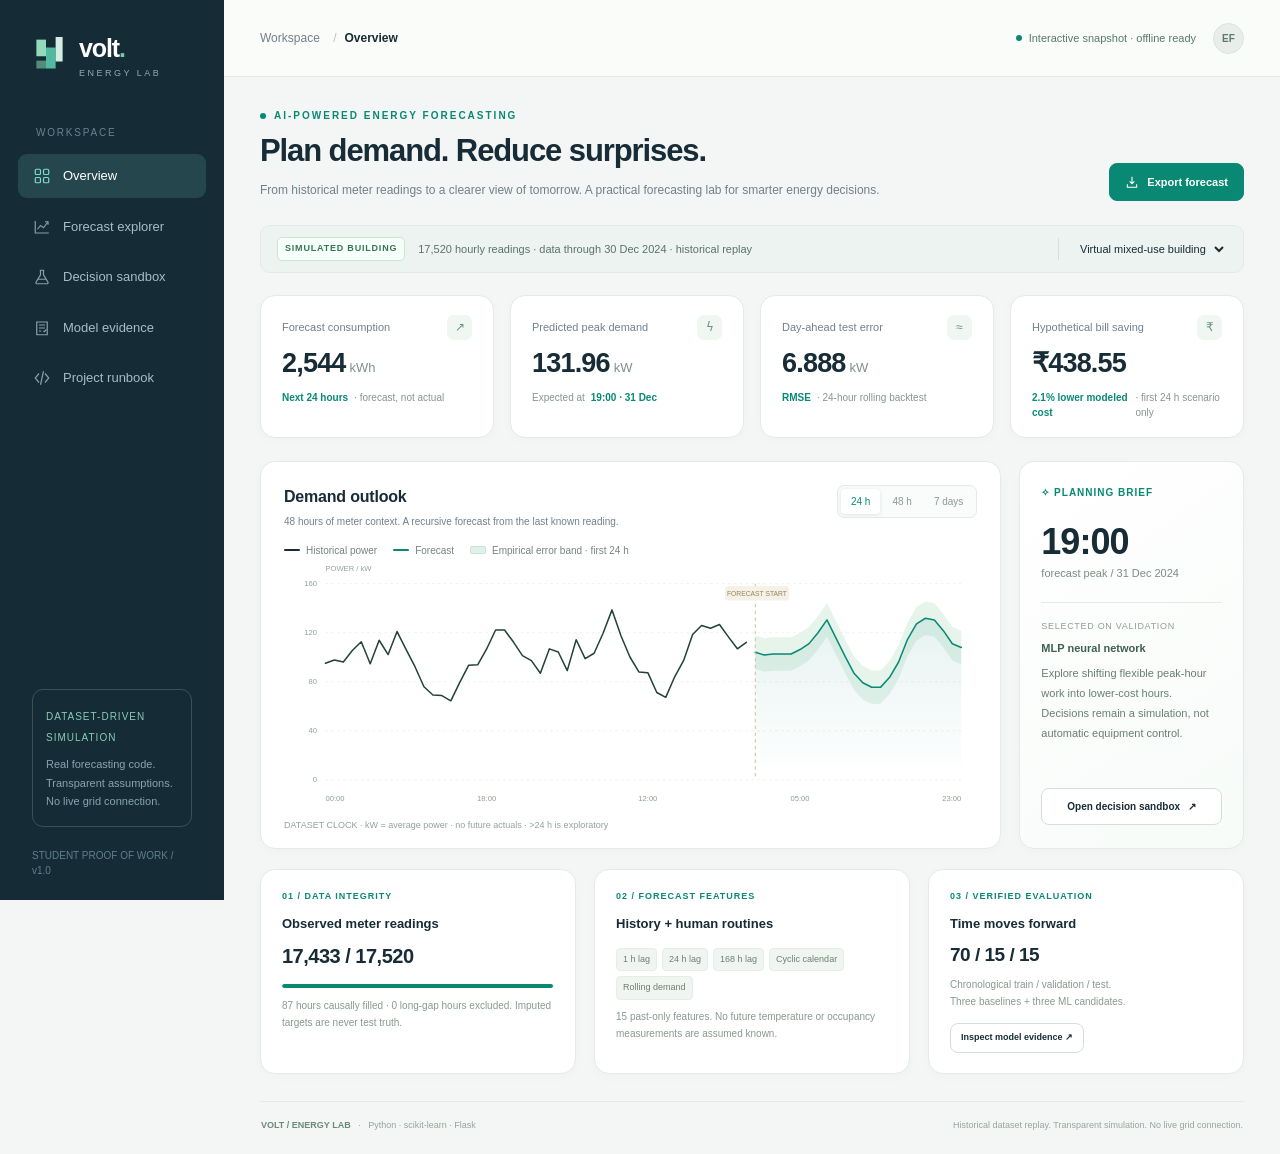
<file: outputs/dashboard.html>
<!DOCTYPE html>
<html lang="en">
<head>
<meta charset="utf-8"><meta name="viewport" content="width=device-width,initial-scale=1">
<title>Volt / Energy Forecasting Lab</title>
<style>
:root{--paper:#f3f6f5;--white:#fff;--ink:#172c36;--muted:#71818a;--line:#e3eae7;--teal:#098974;--teal-light:#e8f5ef;--blue:#668bb7;--amber:#b78235;--dark:#152c36;--radius:15px}
*{box-sizing:border-box}body{margin:0;background:var(--paper);color:var(--ink);font-family:Inter,-apple-system,BlinkMacSystemFont,"Segoe UI",sans-serif;font-size:14px;line-height:1.5}button,input,select{font:inherit}button,a,select,input[type=range]{-webkit-tap-highlight-color:transparent}button,a{transition:background .18s,color .18s}button{cursor:pointer}button:focus-visible,a:focus-visible,input:focus-visible,select:focus-visible{outline:3px solid #52b9a5;outline-offset:3px}a{color:var(--teal);text-decoration:none}svg{display:block}button:disabled{cursor:wait;opacity:.6}.layout{display:flex;min-height:100vh}.sidebar{width:224px;background:var(--dark);color:#b8c8cd;position:fixed;inset:0 auto 0 0;display:flex;flex-direction:column;padding:30px 18px 22px;z-index:10}.brand{display:flex;align-items:center;gap:12px;padding:0 14px;color:white}.brand-mark{width:35px;height:39px}.brand-name{font-size:25px;font-weight:760;letter-spacing:-1.1px}.brand-label{font-size:9px;letter-spacing:2.5px;color:#91aaaF;display:block;line-height:1.2}.nav-label{font-size:10px;letter-spacing:1.8px;color:#68838e;margin:47px 18px 14px}.nav{display:flex;flex-direction:column;gap:7px}.nav button{border:0;background:none;color:#a7bdc5;text-align:left;display:flex;align-items:center;gap:12px;padding:12px 15px;border-radius:9px;font-size:13px}.nav button svg{width:18px;height:18px;opacity:.8}.nav button:hover{background:#203e49;color:white}.nav button.active{background:#26464e;color:#fff}.nav button.active svg{color:#7bdec2;opacity:1}.sidebar-bottom{margin-top:auto;padding:20px 14px 0}.lab-badge{border:1px solid #39525c;border-radius:11px;padding:15px 13px}.lab-badge span{font-size:10px;text-transform:uppercase;letter-spacing:1px;color:#89cbb5}.lab-badge p{font-size:11px;color:#89a5af;line-height:1.7;margin:8px 0 0}.sidebar-sign{font-size:10px;color:#617f8a;padding-top:21px}.main{margin-left:224px;width:calc(100% - 224px)}.topbar{height:77px;padding:0 36px;border-bottom:1px solid var(--line);display:flex;justify-content:space-between;align-items:center;background:#fafcfa}.crumb{font-size:12px;color:var(--muted)}.crumb strong{font-weight:550;color:var(--ink);margin-left:8px}.top-right{display:flex;gap:17px;align-items:center}.status{font-size:11px;display:flex;align-items:center;gap:7px;color:#58796d}.dot{height:6px;width:6px;background:var(--teal);border-radius:50%;display:inline-block}.avatar{background:#e9eeeb;border:1px solid #dbe4df;width:31px;height:31px;border-radius:50%;display:grid;place-items:center;font-size:10px;color:#61786e;font-weight:700}.content{max-width:1500px;margin:auto;padding:31px 36px 20px}.page{display:none}.page.active{display:block}.eyebrow{font-size:10px;font-weight:700;letter-spacing:2px;text-transform:uppercase;color:var(--teal);display:flex;align-items:center;gap:8px}.heading-row{display:flex;justify-content:space-between;align-items:flex-end;gap:18px;margin-bottom:24px}h1{font-size:31px;letter-spacing:-1.1px;line-height:1.25;margin:9px 0 9px;font-weight:640}h2{font-size:16px;letter-spacing:-.2px;font-weight:640;margin:0}h3{font-size:13px;margin:0;font-weight:650}.subtitle{color:var(--muted);font-size:12px;margin:0;max-width:630px;line-height:1.8}.btn{border:1px solid #d5dfd9;background:white;color:var(--ink);padding:10px 15px;border-radius:8px;font-size:11px;font-weight:600;display:inline-flex;align-items:center;justify-content:center;gap:8px;white-space:nowrap}.btn:hover{background:#eaf3ed}.btn.primary{background:var(--teal);border-color:var(--teal);color:white}.btn.primary:hover{background:#087562}.btn svg{width:14px;height:14px}.source-bar{border:1px solid var(--line);border-radius:10px;background:#edf3f0;display:flex;align-items:center;justify-content:space-between;padding:11px 16px;gap:14px;margin-bottom:22px}.source-left{display:flex;align-items:center;gap:13px}.source-text{font-size:11px;color:#5b726a}.pill{border:1px solid #cee3d6;background:#f7fffa;color:#367655;font-size:9px;font-weight:700;letter-spacing:.8px;border-radius:5px;padding:4px 7px;white-space:nowrap}.source-bar select{border:0;border-left:1px solid #d5e0d9;padding:4px 0 4px 17px;background:transparent;color:var(--ink);font-size:11px;max-width:330px;cursor:pointer}.kpi-grid{display:grid;grid-template-columns:repeat(4,1fr);gap:16px;margin-bottom:23px}.card{background:var(--white);border:1px solid var(--line);border-radius:var(--radius);box-shadow:0 3px 13px rgba(15,47,34,.018)}.kpi{padding:19px 21px 17px;min-height:128px}.kpi-top{display:flex;justify-content:space-between;align-items:center}.kpi-label{font-size:11px;color:var(--muted);font-weight:500}.kpi-icon{width:25px;height:25px;border-radius:7px;background:#f0f6f2;display:grid;place-items:center;color:#6a9380;font-size:12px}.kpi-value{font-size:27px;letter-spacing:-.8px;font-weight:650;margin-top:7px;line-height:1.25}.kpi-value small{font-size:13px;font-weight:450;color:#83908a;margin-left:4px;letter-spacing:0}.kpi-foot{font-size:10px;color:#88958e;margin-top:9px;display:flex;align-items:center;gap:6px}.kpi-foot strong{font-weight:600;color:var(--teal)}.overview-grid{display:grid;grid-template-columns:minmax(0,3.3fr) minmax(218px,1fr);gap:18px;margin-bottom:20px}.chart-card{padding:23px 23px 15px;min-width:0}.card-head{display:flex;justify-content:space-between;align-items:flex-start;gap:14px;margin-bottom:14px}.card-sub{font-size:10px;color:var(--muted);margin-top:5px}.seg{display:flex;padding:3px;border:1px solid var(--line);border-radius:7px;background:#fafcfb;gap:2px}.seg button{border:0;background:transparent;color:#8c9994;font-size:10px;padding:5px 10px;border-radius:4px;white-space:nowrap}.seg button.active{background:white;color:var(--teal);box-shadow:0 1px 4px #dbe3de}.legend{display:flex;align-items:center;gap:16px;color:#76847d;font-size:10px;margin:14px 0 2px;flex-wrap:wrap}.legend span{display:flex;align-items:center;gap:6px}.swatch{width:16px;height:2px;border-radius:2px;background:var(--ink)}.swatch.teal{background:var(--teal)}.swatch.band{height:8px;background:#e0f1e7;border:1px solid #c8e5d4}.chart-wrap{width:100%;overflow:hidden;min-height:240px}.chart-wrap svg{width:100%;height:auto}.chart-note{font-size:9px;color:#94a29a;margin-top:6px}.brief{padding:23px 21px;display:flex;flex-direction:column;background:linear-gradient(145deg,#fff,#f7fbf8)}.brief-top{font-size:10px;color:var(--teal);font-weight:700;letter-spacing:1px;text-transform:uppercase;display:flex;align-items:center;gap:7px}.brief-time{font-size:36px;line-height:1.2;letter-spacing:-1px;margin:20px 0 2px;font-weight:650}.brief-info{font-size:11px;color:#7d8c84}.brief-line{height:1px;background:var(--line);margin:21px 0 17px}.brief p{font-size:11px;line-height:1.8;color:#687f73;margin:8px 0 20px}.brief .btn{margin-top:auto;font-size:10px;width:100%}.brief-model{font-size:11px;color:#3d6150;font-weight:650;margin-top:6px}.lower-grid{display:grid;grid-template-columns:repeat(3,minmax(0,1fr));gap:18px}.mini-card{padding:20px 21px}.mini-card .mini-icon{font-size:9px;color:var(--teal);margin-bottom:11px;font-weight:750;letter-spacing:1px}.mini-value{font-size:20px;font-weight:650;letter-spacing:-.5px;margin:7px 0}.mini-description{font-size:10px;color:#89998f;line-height:1.7}.progress{height:4px;background:#edf3ee;border-radius:4px;margin:13px 0 9px;overflow:hidden}.progress div{height:100%;background:var(--teal);border-radius:4px}.feature-chips{display:flex;gap:5px;flex-wrap:wrap;margin:14px 0 8px}.feature-chips span{background:#f0f5f2;border:1px solid #e5ede7;font-size:9px;color:#6c8173;padding:4px 6px;border-radius:4px}.footer{display:flex;justify-content:space-between;border-top:1px solid var(--line);margin-top:27px;padding:17px 1px 2px;color:#97a59c;font-size:9px;gap:12px}.footer strong{color:#6e897b;font-weight:550}.notice{font-size:11px;color:#7a6748;background:#faf6ec;border:1px solid #eae0c9;padding:12px 15px;border-radius:9px;line-height:1.7;margin:18px 0}.notice.info{color:#5e7e6d;background:#edf6f0;border-color:#d9e9de}.two-col{display:grid;grid-template-columns:1fr 1fr;gap:18px;margin-top:20px}.table-card{margin-top:20px;overflow:auto;padding:22px}.table-head{display:flex;justify-content:space-between;align-items:center;margin-bottom:15px}table{border-collapse:collapse;width:100%;font-size:11px;text-align:left}th{font-size:9px;letter-spacing:.55px;text-transform:uppercase;color:#8b9b90;font-weight:650;padding:11px 12px;background:#f8fbf9;border-bottom:1px solid var(--line)}td{padding:11px 12px;border-bottom:1px solid #edf2ee;color:#5c7668}tr.selected td{background:#f0faf4;color:#22684e}td strong{font-weight:650;color:var(--ink)}.selected-badge{font-size:8px;background:#dcf0e4;color:#367554;border-radius:4px;padding:3px 5px;margin-left:7px}.controls-card{padding:24px}.sandbox-grid{display:grid;grid-template-columns:300px minmax(0,1fr);gap:20px}.field{margin:21px 0}.field label{font-size:11px;color:#61776b;display:flex;justify-content:space-between;margin-bottom:8px}.field label strong{color:var(--teal)}.field input[type=number]{width:100%;border:1px solid #dce5de;border-radius:7px;background:#f9fcfa;padding:9px 11px;color:var(--ink);font-size:12px}.field input[type=range]{width:100%;accent-color:var(--teal)}.field-note{font-size:9px;color:#95a195;line-height:1.7}.scenario-kpis{display:grid;grid-template-columns:repeat(3,1fr);gap:12px;margin-bottom:18px}.scenario-kpis .kpi{padding:17px;min-height:113px}.scenario-kpis .kpi-value{font-size:23px}.metric-row{display:flex;justify-content:space-between;border-bottom:1px solid var(--line);padding:11px 0;font-size:11px;color:#738778}.metric-row strong{color:var(--ink);font-weight:550}.runbook{display:grid;grid-template-columns:1.25fr 1fr;gap:20px}.codebox{margin-top:18px;background:#142f35;border-radius:10px;padding:18px;color:#bde0cb;font-size:11px;font-family:ui-monospace,SFMono-Regular,Consolas,monospace;line-height:1.9;overflow:auto;white-space:pre}.codebox .comment{color:#71998a}.steps{margin:17px 0;padding-left:19px;color:#6e8375;font-size:11px;line-height:2.2}.artifact-grid{display:grid;grid-template-columns:1fr 1fr;gap:9px;margin-top:17px}.artifact-grid a{padding:10px;border:1px solid var(--line);border-radius:7px;font-size:10px;color:#5e7c6c;background:#f8fcfa}.artifact-grid a:hover{background:#eaf5ed}.loading{opacity:.65;pointer-events:none}.error{display:none;position:fixed;bottom:22px;right:25px;z-index:100;max-width:440px;border:1px solid #edc5b1;background:#fff9f2;color:#925733;border-radius:10px;padding:15px 19px;box-shadow:0 3px 22px #162b3622;font-size:12px}.empty{padding:45px;text-align:center;color:#6d8175;font-size:13px}.hidden{display:none!important}.inline-label{font-size:9px;color:#8e9f93;letter-spacing:.7px;text-transform:uppercase}.small-link{font-size:10px;font-weight:600}.page-heading{margin-bottom:22px}.page-heading h1{font-size:28px}.evidence-top{display:grid;grid-template-columns:repeat(4,1fr);gap:14px}.evidence-top .kpi{min-height:112px}.small-chart{padding:23px}.small-chart .chart-wrap{min-height:180px}.quality-list{margin-top:11px}.sources-note{font-size:10px;color:#7f9084;line-height:1.8;padding-top:14px}.clock{font-size:10px;color:#7e9286}.chart-tooltip{position:absolute;pointer-events:none;display:none;font-size:11px;background:#15362ff2;color:#eaf7ed;border-radius:7px;padding:9px 12px;box-shadow:0 2px 12px #243d2822;z-index:20;white-space:nowrap}.chart-wrap{position:relative}.range-readout{font-size:10px;color:#799081;margin-top:4px}.page .full-chart{padding:25px}.muted{color:var(--muted)}
@media(min-width:1550px){.content{padding-top:40px}.chart-wrap{min-height:280px}.kpi{min-height:144px}}
@media(max-width:1150px){.sidebar{width:192px;padding-left:12px;padding-right:12px}.main{margin-left:192px;width:calc(100% - 192px)}.content{padding:26px 25px 20px}.topbar{padding:0 25px}.kpi{padding:16px}.kpi-value{font-size:24px}.overview-grid{grid-template-columns:minmax(0,2.7fr) minmax(180px,1fr)}.chart-card{padding:19px 17px 13px}.brief{padding:19px 17px}.brief-time{font-size:31px}.sandbox-grid{grid-template-columns:260px 1fr}.source-text{font-size:10px}.source-bar select{max-width:245px}.lower-grid{gap:12px}.mini-card{padding:17px}}
@media(max-width:930px){.sidebar{width:78px;padding:26px 10px}.brand{padding:0 10px}.brand>div{display:none}.brand-mark{width:30px}.nav-label{display:none}.nav{margin-top:45px}.nav button{justify-content:center;padding:14px}.nav button span{display:none}.sidebar-bottom{display:none}.main{margin-left:78px;width:calc(100% - 78px)}.overview-grid{grid-template-columns:minmax(0,1fr)}.brief{display:none}.kpi-grid{gap:10px}.kpi-value{font-size:22px}.kpi-label{font-size:10px}.source-text{max-width:275px}.lower-grid{grid-template-columns:repeat(3,1fr)}.sandbox-grid{grid-template-columns:240px 1fr}.scenario-kpis{grid-template-columns:1fr}.scenario-kpis .kpi{min-height:80px;display:flex;align-items:center;justify-content:space-between}.scenario-kpis .kpi-foot{display:none}.runbook{grid-template-columns:1fr 1fr}.heading-row h1{font-size:27px}.two-col{grid-template-columns:1fr}.evidence-top{grid-template-columns:repeat(2,1fr)}}
@media(max-width:650px){.layout{display:block}.sidebar{position:sticky;inset:0;top:0;width:100%;height:62px;padding:0 15px;display:flex;flex-direction:row;align-items:center;justify-content:space-between}.brand{padding:0 3px}.brand-mark{width:26px;height:28px}.nav{flex-direction:row;margin:0;gap:0}.nav button{padding:12px 13px}.nav button svg{width:17px;height:17px}.main{width:100%;margin-left:0}.topbar{height:52px;padding:0 19px}.top-right{gap:8px}.avatar{display:none}.status{font-size:9px}.content{padding:24px 17px 17px}.heading-row{align-items:flex-start;margin-bottom:20px}.heading-row h1{font-size:24px;letter-spacing:-.7px}.heading-row .btn{padding:9px;font-size:0}.heading-row .btn svg{width:16px;height:16px}.subtitle{font-size:11px}.eyebrow{font-size:9px}.source-bar{flex-direction:column;align-items:stretch;gap:9px;padding:12px}.source-bar select{border-left:0;padding:4px 0;max-width:100%;border-top:1px solid #d5e0d9;padding-top:8px}.source-text{max-width:100%;font-size:9px}.kpi-grid{grid-template-columns:1fr 1fr;gap:11px}.kpi{padding:15px;min-height:117px}.kpi-value{font-size:26px}.kpi-foot{font-size:9px}.card-head{flex-direction:column;gap:9px}.card-head .seg{align-self:flex-start}.overview-grid{margin-bottom:14px}.chart-card{padding:18px 14px 13px}.chart-wrap{min-height:160px}.lower-grid{grid-template-columns:1fr;gap:13px}.mini-card{padding:18px}.mini-card .mini-value{font-size:22px}.mini-description{font-size:11px}.sandbox-grid{grid-template-columns:1fr}.scenario-kpis{grid-template-columns:repeat(3,1fr);gap:8px}.scenario-kpis .kpi{display:block;min-height:120px;padding:12px}.scenario-kpis .kpi-value{font-size:17px}.scenario-kpis .kpi-label{font-size:9px}.scenario-kpis .kpi-foot{display:block;font-size:8px}.runbook{grid-template-columns:1fr}.two-col{margin-top:15px;gap:15px}.evidence-top{gap:10px}.evidence-top .kpi{padding:13px}.evidence-top .kpi-value{font-size:22px}.table-card{padding:17px}.table-card th,.table-card td{padding:10px 9px;font-size:10px;white-space:nowrap}.legend{font-size:9px;gap:12px}.footer{font-size:8px}.footer span:last-child{display:none}.notice{font-size:10px}.page .full-chart,.small-chart{padding:18px 14px}.page-heading h1{font-size:25px}.clock{font-size:9px}.error{left:17px;right:17px;font-size:11px}.source-left{gap:8px}}
</style>
</head>
<body>
<div class="layout">
<aside class="sidebar" aria-label="Main navigation">
 <a class="brand" href="#overview" aria-label="Volt Energy Lab home"><svg class="brand-mark" viewBox="0 0 40 44" fill="none"><path d="M5 5h11v19H5z" fill="#91dabb"/><path d="M16 14h11v24H16z" fill="#50b99f"/><path d="M27 2h8v28h-8z" fill="#d3eee1"/><path d="M5 29h11v9H5z" fill="#518c7c"/></svg><div><span class="brand-name">volt<span style="color:#70cbb0">.</span></span><span class="brand-label">ENERGY LAB</span></div></a>
 <div class="nav-label">WORKSPACE</div>
 <nav class="nav">
  <button class="active" data-page="overview" aria-label="Overview"><svg viewBox="0 0 24 24" fill="none" stroke="currentColor" stroke-width="1.6"><rect x="3" y="3" width="7" height="7" rx="1.5"/><rect x="14" y="3" width="7" height="7" rx="1.5"/><rect x="3" y="14" width="7" height="7" rx="1.5"/><rect x="14" y="14" width="7" height="7" rx="1.5"/></svg><span>Overview</span></button>
  <button data-page="forecast" aria-label="Forecast explorer"><svg viewBox="0 0 24 24" fill="none" stroke="currentColor" stroke-width="1.6"><path d="M3 4v16h18M6 15l4-5 4 3 6-8"/><path d="M16 5h4v4"/></svg><span>Forecast explorer</span></button>
  <button data-page="sandbox" aria-label="Decision sandbox"><svg viewBox="0 0 24 24" fill="none" stroke="currentColor" stroke-width="1.6"><path d="M9 3h6M10 3v6l-6 10c-.5 1 .3 2 1.5 2h13c1.2 0 2-1 1.5-2L14 9V3M7 15h10"/></svg><span>Decision sandbox</span></button>
  <button data-page="evidence" aria-label="Model evidence"><svg viewBox="0 0 24 24" fill="none" stroke="currentColor" stroke-width="1.6"><path d="M5 4h14v17H5zM8 8h8M8 12h8M8 16h3"/><path d="m14 16 1 1 3-3"/></svg><span>Model evidence</span></button>
  <button data-page="runbook" aria-label="Project runbook"><svg viewBox="0 0 24 24" fill="none" stroke="currentColor" stroke-width="1.6"><path d="M8 6 3 12l5 6M16 6l5 6-5 6M14 3l-4 18"/></svg><span>Project runbook</span></button>
 </nav>
 <div class="sidebar-bottom"><div class="lab-badge"><span>Dataset-driven simulation</span><p>Real forecasting code.<br>Transparent assumptions.<br>No live grid connection.</p></div><div class="sidebar-sign">STUDENT PROOF OF WORK / v1.0</div></div>
</aside>
<main class="main">
 <header class="topbar"><div class="crumb">Workspace <span style="color:#b7c3bc;margin-left:10px">/</span><strong id="crumb">Overview</strong></div><div class="top-right"><div class="status"><i class="dot"></i><span id="engine-status">Connecting to model engine</span></div><div class="avatar">EF</div></div></header>
 <div class="content" id="workspace">
  <div class="heading-row"><div><div class="eyebrow"><i class="dot"></i> AI-POWERED ENERGY FORECASTING</div><h1>Plan demand. Reduce surprises.</h1><p class="subtitle">From historical meter readings to a clearer view of tomorrow. A practical forecasting lab for smarter energy decisions.</p></div><a class="btn primary artifact" data-file="forecast_168h.csv" href="#"><svg viewBox="0 0 24 24" fill="none" stroke="currentColor" stroke-width="1.8"><path d="M12 3v12m-4-4 4 4 4-4M4 16v5h16v-5"/></svg>Export forecast</a></div>
  <div class="source-bar"><div class="source-left"><span class="pill" id="source-pill">LOADING</span><span class="source-text" id="source-info">Loading dataset provenance…</span></div><label><span class="hidden">Select dataset</span><select id="dataset" aria-label="Select forecast dataset"><option>Loading datasets…</option></select></label></div>

  <section class="page active" id="page-overview">
   <div class="kpi-grid">
    <div class="card kpi"><div class="kpi-top"><span class="kpi-label">Forecast consumption</span><span class="kpi-icon">↗</span></div><div class="kpi-value" id="kwh">—</div><div class="kpi-foot"><strong id="horizon-label">Next 24 hours</strong><span>· forecast, not actual</span></div></div>
    <div class="card kpi"><div class="kpi-top"><span class="kpi-label">Predicted peak demand</span><span class="kpi-icon">ϟ</span></div><div class="kpi-value" id="peak">—</div><div class="kpi-foot">Expected at <strong id="peak-at">—</strong></div></div>
    <div class="card kpi"><div class="kpi-top"><span class="kpi-label">Day-ahead test error</span><span class="kpi-icon">≈</span></div><div class="kpi-value" id="rmse">—</div><div class="kpi-foot"><strong>RMSE</strong><span>· 24-hour rolling backtest</span></div></div>
    <div class="card kpi"><div class="kpi-top"><span class="kpi-label">Hypothetical bill saving</span><span class="kpi-icon">₹</span></div><div class="kpi-value" id="saving">—</div><div class="kpi-foot"><strong id="saving-pct">—</strong><span>· first 24 h scenario only</span></div></div>
   </div>
   <div class="overview-grid">
    <div class="card chart-card"><div class="card-head"><div><h2>Demand outlook</h2><div class="card-sub">48 hours of meter context. A recursive forecast from the last known reading.</div></div><div class="seg horizon-buttons"><button class="active" data-hours="24">24 h</button><button data-hours="48">48 h</button><button data-hours="168">7 days</button></div></div><div class="legend"><span><i class="swatch"></i>Historical power</span><span><i class="swatch teal"></i>Forecast</span><span><i class="swatch band"></i>Empirical error band · first 24 h</span></div><div class="chart-wrap" id="overview-chart"></div><div class="chart-note">DATASET CLOCK · kW = average power · no future actuals · >24 h is exploratory</div></div>
    <div class="card brief"><div class="brief-top">✧ Planning brief</div><div class="brief-time" id="brief-time">—</div><div class="brief-info">forecast peak / <span id="brief-date">—</span></div><div class="brief-line"></div><div class="inline-label">Selected on validation</div><div class="brief-model" id="brief-model">—</div><p>Explore shifting flexible peak-hour work into lower-cost hours. Decisions remain a simulation, not automatic equipment control.</p><button class="btn" data-goto="sandbox">Open decision sandbox <span>↗</span></button></div>
   </div>
   <div class="lower-grid">
    <div class="card mini-card"><div class="mini-icon">01 / DATA INTEGRITY</div><h3>Observed meter readings</h3><div class="mini-value" id="observed-count">—</div><div class="progress"><div id="quality-progress" style="width:0"></div></div><div class="mini-description" id="quality-note">—</div></div>
    <div class="card mini-card"><div class="mini-icon">02 / FORECAST FEATURES</div><h3>History + human routines</h3><div class="feature-chips"><span>1 h lag</span><span>24 h lag</span><span>168 h lag</span><span>Cyclic calendar</span><span>Rolling demand</span></div><div class="mini-description">15 past-only features. No future temperature or occupancy measurements are assumed known.</div></div>
    <div class="card mini-card"><div class="mini-icon">03 / VERIFIED EVALUATION</div><h3>Time moves forward</h3><div class="mini-value" style="font-size:19px">70 / 15 / 15</div><div class="mini-description">Chronological train / validation / test.<br>Three baselines + three ML candidates.</div><div style="margin-top:13px"><button class="btn" data-goto="evidence" style="padding:7px 10px;font-size:9px">Inspect model evidence ↗</button></div></div>
   </div>
  </section>

  <section class="page" id="page-forecast">
   <div class="page-heading"><div class="eyebrow">EXPLORE / FUTURE DEMAND</div><h1>The next hours, made visible.</h1><p class="subtitle">Forecasts start after the dataset's last observation, not after today's date. Longer horizons recursively reuse predictions.</p></div>
   <div class="card full-chart"><div class="card-head"><div><h2>Forecast explorer</h2><div class="card-sub" id="forecast-window">—</div></div><div class="seg horizon-buttons"><button class="active" data-hours="24">24 h</button><button data-hours="48">48 h</button><button data-hours="168">7 days</button></div></div><div class="legend"><span><i class="swatch teal"></i>Forecast power</span><span><i class="swatch band"></i>Validation error band · first 24 h only</span></div><div class="chart-wrap" id="forecast-chart"></div></div>
   <div class="notice">The shaded band is the pooled 90th percentile of absolute errors from validation day-ahead forecasts. It is <strong>not a guaranteed 90% interval</strong>. No band is shown beyond 24 hours.</div>
   <div class="card table-card"><div class="table-head"><h2>Hourly forecast</h2><a class="small-link artifact" data-file="forecast_168h.csv" href="#">Download full 168-hour CSV ↗</a></div><table><thead><tr><th>Dataset timestamp</th><th>Lead time</th><th>Power (kW)</th><th>Energy (kWh)</th><th>Lower band</th><th>Upper band</th></tr></thead><tbody id="forecast-table"></tbody></table><div class="sources-note" id="table-count">Showing first 24 hours.</div></div>
  </section>

  <section class="page" id="page-sandbox">
   <div class="page-heading"><div class="eyebrow">SIMULATE / PLANNING DECISIONS</div><h1>A forecast is useful when it informs a decision.</h1><p class="subtitle">Move a configurable share of flexible peak-hour demand into off-peak headroom. This sandbox always uses the first 24 forecast hours.</p></div>
   <div class="sandbox-grid">
    <div class="card controls-card"><h2>Scenario settings</h2><div class="card-sub">Illustrative rates · INR per kWh</div><div class="field"><label for="flex">Flexible peak load <strong id="flex-label">10%</strong></label><input id="flex" type="range" min="0" max="50" step="1" value="10"><div class="field-note">Only peak-hour energy is eligible for shifting.</div></div><div class="field"><label for="off-rate">Off-peak / 00:00–05:59</label><input id="off-rate" type="number" value="5" min="0" max="1000" step="0.5"></div><div class="field"><label for="std-rate">Standard / all other hours</label><input id="std-rate" type="number" value="8" min="0" max="1000" step="0.5"></div><div class="field"><label for="peak-rate">Peak / 17:00–21:59</label><input id="peak-rate" type="number" value="12" min="0" max="1000" step="0.5"></div><button class="btn primary" id="apply-scenario" style="width:100%">Run virtual scenario ↗</button><div class="field-note" style="margin-top:13px">No comfort, equipment, demand-charge or rebound constraints. Jobs may be pre-scheduled or deferred anywhere in the planning window.</div></div>
    <div><div class="scenario-kpis"><div class="card kpi"><div class="kpi-label">Baseline cost</div><div class="kpi-value" id="base-cost">—</div><div class="kpi-foot">Forecast-based / 24 h</div></div><div class="card kpi"><div class="kpi-label">Scenario cost</div><div class="kpi-value" id="shift-cost">—</div><div class="kpi-foot">After flexible shifting</div></div><div class="card kpi"><div class="kpi-label">Hypothetical saving</div><div class="kpi-value" id="scenario-saving" style="color:var(--teal)">—</div><div class="kpi-foot" id="scenario-pct">—</div></div></div><div class="card chart-card"><div class="card-head"><div><h2>Load shifting, not load deletion</h2><div class="card-sub" id="scenario-window">—</div></div></div><div class="legend"><span><i class="swatch"></i>Baseline forecast</span><span><i class="swatch teal"></i>Shifted scenario</span></div><div class="chart-wrap" id="scenario-chart"></div></div><div class="notice info" id="energy-conserved">Total energy is conserved. With constant carbon intensity, modeled emissions do not change.</div></div>
   </div>
  </section>

  <section class="page" id="page-evidence">
   <div class="page-heading"><div class="eyebrow">VERIFY / MEASURED RESULTS</div><h1>Evidence over impressive claims.</h1><p class="subtitle">Validation chooses the champion. Test reports its performance. One-step replay and fixed-origin day-ahead forecasting are deliberately separated.</p></div>
   <div class="evidence-top"><div class="card kpi"><div class="kpi-label">Day-ahead RMSE</div><div class="kpi-value" id="ev-rmse">—</div><div class="kpi-foot">Lower is better</div></div><div class="card kpi"><div class="kpi-label">Day-ahead MAE</div><div class="kpi-value" id="ev-mae">—</div><div class="kpi-foot">Mean absolute error</div></div><div class="card kpi"><div class="kpi-label">Day-ahead R²</div><div class="kpi-value" id="ev-r2">—</div><div class="kpi-foot">Not percentage accuracy</div></div><div class="card kpi"><div class="kpi-label">Vs last-week baseline</div><div class="kpi-value" id="ev-improvement">—</div><div class="kpi-foot">Day-ahead RMSE reduction</div></div></div>
   <div class="card table-card"><div class="table-head"><h2>Candidate comparison</h2><a class="small-link artifact" data-file="model_comparison.csv" href="#">Export evidence CSV ↗</a></div><table><thead><tr><th>Candidate</th><th>Validation 24 h RMSE ↓</th><th>Test 24 h RMSE ↓</th><th>Test one-step RMSE ↓</th><th>Test 24 h R²</th></tr></thead><tbody id="comparison-table"></tbody></table><div class="sources-note">All errors in kW. The lowest test error may belong to a different model; the champion is never changed using test results.</div></div>
   <div class="two-col"><div class="card small-chart"><h2>One-step test replay</h2><div class="card-sub">Actual lags update each hour · last 168 eligible test rows</div><div class="legend"><span><i class="swatch"></i>Observed</span><span><i class="swatch teal"></i>Predicted</span></div><div class="chart-wrap" id="one-step-chart"></div></div><div class="card small-chart"><h2>A day-ahead test example</h2><div class="card-sub">Last sampled origin · no actual updates inside the 24-hour window</div><div class="legend"><span><i class="swatch"></i>Observed</span><span><i class="swatch teal"></i>Forecast</span></div><div class="chart-wrap" id="day-ahead-chart"></div></div></div>
   <div class="two-col"><div class="card small-chart"><h2>Error by hours ahead</h2><div class="card-sub">Same held-out origins · each lead time is a separate error estimate</div><div class="chart-wrap" id="horizon-chart"></div></div><div class="card mini-card"><h2>Evaluation audit</h2><div id="audit-list" class="quality-list"></div><div class="sources-note">Reported scores are from train+validation refits on untouched test data. The served model is subsequently refit on all historical data for future forecasting.</div></div></div>
  </section>

  <section class="page" id="page-runbook">
   <div class="page-heading"><div class="eyebrow">BUILD / REPRODUCIBLE PROOF</div><h1>From this lab to your GitHub.</h1><p class="subtitle">The repository contains the complete code, dataset attribution, executed notebook, automated tests and an A–M beginner's guide.</p></div>
   <div class="runbook"><div class="card controls-card"><h2>Run it yourself</h2><div class="card-sub">Python 3.11–3.13 · CPU only · no corporate access</div><div class="codebox"><span class="comment"># Activate your virtual environment first</span>
python -m pip install -r requirements.txt

<span class="comment"># Offline virtual-building experiment</span>
python main.py --dataset synthetic

<span class="comment"># Real public household benchmark</span>
python main.py --dataset uci

<span class="comment"># Start the interactive dashboard + API</span>
python app.py

<span class="comment"># Verify code and leakage checks</span>
python -m pip install -r requirements-dev.txt
python -m pytest -q</div><ol class="steps"><li>Read START_HERE.md, then docs/PROJECT_GUIDE.md.</li><li>Inspect data source and measurement units.</li><li>Reproduce chronological evaluation and inspect baselines.</li><li>Capture real outputs; explain limitations honestly.</li><li>Publish with the Git commands in the guide.</li></ol></div><div class="card controls-card"><h2>Download evidence</h2><div class="card-sub">Machine-readable artifacts from this dataset run</div><div class="artifact-grid"><a class="artifact" data-file="metrics.json" href="#">Metrics JSON ↗</a><a class="artifact" data-file="data_quality.json" href="#">Data-quality audit ↗</a><a class="artifact" data-file="forecast_168h.csv" href="#">168 h forecast CSV ↗</a><a class="artifact" data-file="backtest_predictions.csv" href="#">Day-ahead backtest ↗</a><a class="artifact" data-file="model_comparison.csv" href="#">Model comparison ↗</a><a class="artifact" data-file="simulation.json" href="#">Scenario assumptions ↗</a><a class="artifact" data-file="simulation.csv" href="#">Scenario hourly CSV ↗</a><a class="artifact" data-file="run_manifest.json" href="#">Run manifest ↗</a></div><div class="notice info">A portfolio experiment, not a production grid controller. Do not claim blackout prevention, realized savings, salary premiums or corporate deployment from this work.</div><h3 style="margin-top:21px">Data provenance</h3><div class="sources-note" id="provenance">—</div><div class="sources-note">See docs/DATA_CARD.md, docs/MODEL_CARD.md and docs/CLAIMS_AUDIT.md for assumptions, external sources and honest reporting guidance.</div></div></div>
  </section>
  <footer class="footer"><span><strong>VOLT / ENERGY LAB</strong> &nbsp; · &nbsp; Python · scikit-learn · Flask</span><span>Historical dataset replay. Transparent simulation. No live grid connection.</span></footer>
 </div>
</main>
</div>
<div class="error" id="error-box" role="alert"></div>
<script>
'use strict';
const SNAPSHOT = {"datasets": {"synthetic": {"backtest": [{"Datetime": "2024-09-14 00:00:00", "absolute_error_kw": 2.94037, "actual_kw": 59.989887, "horizon": 1, "model": "mlp", "origin": "2024-09-14", "predicted_kw": 62.930257, "predicted_kwh": 62.930257}, {"Datetime": "2024-09-14 01:00:00", "absolute_error_kw": 8.456349, "actual_kw": 70.072622, "horizon": 2, "model": "mlp", "origin": "2024-09-14", "predicted_kw": 61.616273, "predicted_kwh": 61.616273}, {"Datetime": "2024-09-14 02:00:00", "absolute_error_kw": 2.304375, "actual_kw": 57.718279, "horizon": 3, "model": "mlp", "origin": "2024-09-14", "predicted_kw": 60.022654, "predicted_kwh": 60.022654}, {"Datetime": "2024-09-14 03:00:00", "absolute_error_kw": 8.16082, "actual_kw": 53.49471, "horizon": 4, "model": "mlp", "origin": "2024-09-14", "predicted_kw": 61.65553, "predicted_kwh": 61.65553}, {"Datetime": "2024-09-14 04:00:00", "absolute_error_kw": 4.434863, "actual_kw": 68.535308, "horizon": 5, "model": "mlp", "origin": "2024-09-14", "predicted_kw": 64.100445, "predicted_kwh": 64.100445}, {"Datetime": "2024-09-14 05:00:00", "absolute_error_kw": 4.681358, "actual_kw": 71.934287, "horizon": 6, "model": "mlp", "origin": "2024-09-14", "predicted_kw": 67.252929, "predicted_kwh": 67.252929}, {"Datetime": "2024-09-14 06:00:00", "absolute_error_kw": 9.502278, "actual_kw": 64.278717, "horizon": 7, "model": "mlp", "origin": "2024-09-14", "predicted_kw": 73.780995, "predicted_kwh": 73.780995}, {"Datetime": "2024-09-14 07:00:00", "absolute_error_kw": 6.202069, "actual_kw": 87.953888, "horizon": 8, "model": "mlp", "origin": "2024-09-14", "predicted_kw": 81.751819, "predicted_kwh": 81.751819}, {"Datetime": "2024-09-14 08:00:00", "absolute_error_kw": 4.827252, "actual_kw": 98.253909, "horizon": 9, "model": "mlp", "origin": "2024-09-14", "predicted_kw": 93.426657, "predicted_kwh": 93.426657}, {"Datetime": "2024-09-14 09:00:00", "absolute_error_kw": 0.631497, "actual_kw": 91.965629, "horizon": 10, "model": "mlp", "origin": "2024-09-14", "predicted_kw": 92.597126, "predicted_kwh": 92.597126}, {"Datetime": "2024-09-14 10:00:00", "absolute_error_kw": 7.070175, "actual_kw": 82.665319, "horizon": 11, "model": "mlp", "origin": "2024-09-14", "predicted_kw": 89.735494, "predicted_kwh": 89.735494}, {"Datetime": "2024-09-14 11:00:00", "absolute_error_kw": 7.600391, "actual_kw": 75.960218, "horizon": 12, "model": "mlp", "origin": "2024-09-14", "predicted_kw": 83.560609, "predicted_kwh": 83.560609}, {"Datetime": "2024-09-14 12:00:00", "absolute_error_kw": 10.605564, "actual_kw": 72.397045, "horizon": 13, "model": "mlp", "origin": "2024-09-14", "predicted_kw": 83.002609, "predicted_kwh": 83.002609}, {"Datetime": "2024-09-14 13:00:00", "absolute_error_kw": 3.618611, "actual_kw": 80.215811, "horizon": 14, "model": "mlp", "origin": "2024-09-14", "predicted_kw": 83.834422, "predicted_kwh": 83.834422}, {"Datetime": "2024-09-14 14:00:00", "absolute_error_kw": 0.670931, "actual_kw": 84.703313, "horizon": 15, "model": "mlp", "origin": "2024-09-14", "predicted_kw": 84.032382, "predicted_kwh": 84.032382}, {"Datetime": "2024-09-14 15:00:00", "absolute_error_kw": 6.153804, "actual_kw": 89.230392, "horizon": 16, "model": "mlp", "origin": "2024-09-14", "predicted_kw": 95.384196, "predicted_kwh": 95.384196}, {"Datetime": "2024-09-14 16:00:00", "absolute_error_kw": 16.755387, "actual_kw": 82.410245, "horizon": 17, "model": "mlp", "origin": "2024-09-14", "predicted_kw": 99.165632, "predicted_kwh": 99.165632}, {"Datetime": "2024-09-14 17:00:00", "absolute_error_kw": 10.518984, "actual_kw": 92.845542, "horizon": 18, "model": "mlp", "origin": "2024-09-14", "predicted_kw": 103.364526, "predicted_kwh": 103.364526}, {"Datetime": "2024-09-14 18:00:00", "absolute_error_kw": 13.869671, "actual_kw": 93.868914, "horizon": 19, "model": "mlp", "origin": "2024-09-14", "predicted_kw": 107.738585, "predicted_kwh": 107.738585}, {"Datetime": "2024-09-14 19:00:00", "absolute_error_kw": null, "actual_kw": null, "horizon": 20, "model": "mlp", "origin": "2024-09-14", "predicted_kw": 104.454966, "predicted_kwh": 104.454966}, {"Datetime": "2024-09-14 20:00:00", "absolute_error_kw": 4.7754, "actual_kw": 93.745876, "horizon": 21, "model": "mlp", "origin": "2024-09-14", "predicted_kw": 98.521276, "predicted_kwh": 98.521276}, {"Datetime": "2024-09-14 21:00:00", "absolute_error_kw": 5.122112, "actual_kw": 81.616165, "horizon": 22, "model": "mlp", "origin": "2024-09-14", "predicted_kw": 86.738277, "predicted_kwh": 86.738277}, {"Datetime": "2024-09-14 22:00:00", "absolute_error_kw": 1.558961, "actual_kw": 75.108832, "horizon": 23, "model": "mlp", "origin": "2024-09-14", "predicted_kw": 73.549871, "predicted_kwh": 73.549871}, {"Datetime": "2024-09-14 23:00:00", "absolute_error_kw": 1.194348, "actual_kw": 66.3261, "horizon": 24, "model": "mlp", "origin": "2024-09-14", "predicted_kw": 65.131752, "predicted_kwh": 65.131752}, {"Datetime": "2024-09-22 00:00:00", "absolute_error_kw": 0.695027, "actual_kw": 66.746321, "horizon": 1, "model": "mlp", "origin": "2024-09-22", "predicted_kw": 66.051294, "predicted_kwh": 66.051294}, {"Datetime": "2024-09-22 01:00:00", "absolute_error_kw": 7.887696, "actual_kw": 72.798661, "horizon": 2, "model": "mlp", "origin": "2024-09-22", "predicted_kw": 64.910965, "predicted_kwh": 64.910965}, {"Datetime": "2024-09-22 02:00:00", "absolute_error_kw": 4.953284, "actual_kw": 60.919469, "horizon": 3, "model": "mlp", "origin": "2024-09-22", "predicted_kw": 65.872753, "predicted_kwh": 65.872753}, {"Datetime": "2024-09-22 03:00:00", "absolute_error_kw": 3.402628, "actual_kw": 64.25319, "horizon": 4, "model": "mlp", "origin": "2024-09-22", "predicted_kw": 67.655818, "predicted_kwh": 67.655818}, {"Datetime": "2024-09-22 04:00:00", "absolute_error_kw": 13.82713, "actual_kw": 83.086856, "horizon": 5, "model": "mlp", "origin": "2024-09-22", "predicted_kw": 69.259726, "predicted_kwh": 69.259726}, {"Datetime": "2024-09-22 05:00:00", "absolute_error_kw": 0.626859, "actual_kw": 72.055395, "horizon": 6, "model": "mlp", "origin": "2024-09-22", "predicted_kw": 71.428536, "predicted_kwh": 71.428536}, {"Datetime": "2024-09-22 06:00:00", "absolute_error_kw": 2.917266, "actual_kw": 81.169447, "horizon": 7, "model": "mlp", "origin": "2024-09-22", "predicted_kw": 78.252181, "predicted_kwh": 78.252181}, {"Datetime": "2024-09-22 07:00:00", "absolute_error_kw": 12.74485, "actual_kw": 72.64035, "horizon": 8, "model": "mlp", "origin": "2024-09-22", "predicted_kw": 85.3852, "predicted_kwh": 85.3852}, {"Datetime": "2024-09-22 08:00:00", "absolute_error_kw": 2.024965, "actual_kw": 95.540224, "horizon": 9, "model": "mlp", "origin": "2024-09-22", "predicted_kw": 93.515259, "predicted_kwh": 93.515259}, {"Datetime": "2024-09-22 09:00:00", "absolute_error_kw": 3.640119, "actual_kw": 86.192954, "horizon": 10, "model": "mlp", "origin": "2024-09-22", "predicted_kw": 89.833073, "predicted_kwh": 89.833073}, {"Datetime": "2024-09-22 10:00:00", "absolute_error_kw": 5.36375, "actual_kw": 81.32984, "horizon": 11, "model": "mlp", "origin": "2024-09-22", "predicted_kw": 86.69359, "predicted_kwh": 86.69359}, {"Datetime": "2024-09-22 11:00:00", "absolute_error_kw": 4.113627, "actual_kw": 83.505588, "horizon": 12, "model": "mlp", "origin": "2024-09-22", "predicted_kw": 79.391961, "predicted_kwh": 79.391961}, {"Datetime": "2024-09-22 12:00:00", "absolute_error_kw": 3.233443, "actual_kw": 76.747728, "horizon": 13, "model": "mlp", "origin": "2024-09-22", "predicted_kw": 79.981171, "predicted_kwh": 79.981171}, {"Datetime": "2024-09-22 13:00:00", "absolute_error_kw": 2.235575, "actual_kw": 81.992034, "horizon": 14, "model": "mlp", "origin": "2024-09-22", "predicted_kw": 79.756459, "predicted_kwh": 79.756459}, {"Datetime": "2024-09-22 14:00:00", "absolute_error_kw": 6.385516, "actual_kw": 86.798193, "horizon": 15, "model": "mlp", "origin": "2024-09-22", "predicted_kw": 80.412677, "predicted_kwh": 80.412677}, {"Datetime": "2024-09-22 15:00:00", "absolute_error_kw": 10.362566, "actual_kw": 95.085661, "horizon": 16, "model": "mlp", "origin": "2024-09-22", "predicted_kw": 84.723095, "predicted_kwh": 84.723095}, {"Datetime": "2024-09-22 16:00:00", "absolute_error_kw": 14.074878, "actual_kw": 104.926323, "horizon": 17, "model": "mlp", "origin": "2024-09-22", "predicted_kw": 90.851445, "predicted_kwh": 90.851445}, {"Datetime": "2024-09-22 17:00:00", "absolute_error_kw": 5.471697, "actual_kw": 94.88976, "horizon": 18, "model": "mlp", "origin": "2024-09-22", "predicted_kw": 100.361457, "predicted_kwh": 100.361457}, {"Datetime": "2024-09-22 18:00:00", "absolute_error_kw": 5.189175, "actual_kw": 97.525619, "horizon": 19, "model": "mlp", "origin": "2024-09-22", "predicted_kw": 102.714794, "predicted_kwh": 102.714794}, {"Datetime": "2024-09-22 19:00:00", "absolute_error_kw": 0.523717, "actual_kw": 100.667066, "horizon": 20, "model": "mlp", "origin": "2024-09-22", "predicted_kw": 101.190783, "predicted_kwh": 101.190783}, {"Datetime": "2024-09-22 20:00:00", "absolute_error_kw": 9.021238, "actual_kw": 88.074105, "horizon": 21, "model": "mlp", "origin": "2024-09-22", "predicted_kw": 97.095343, "predicted_kwh": 97.095343}, {"Datetime": "2024-09-22 21:00:00", "absolute_error_kw": 2.458292, "actual_kw": 82.753328, "horizon": 22, "model": "mlp", "origin": "2024-09-22", "predicted_kw": 85.21162, "predicted_kwh": 85.21162}, {"Datetime": "2024-09-22 22:00:00", "absolute_error_kw": 3.771639, "actual_kw": 79.194376, "horizon": 23, "model": "mlp", "origin": "2024-09-22", "predicted_kw": 75.422737, "predicted_kwh": 75.422737}, {"Datetime": "2024-09-22 23:00:00", "absolute_error_kw": 14.54464, "actual_kw": 59.057518, "horizon": 24, "model": "mlp", "origin": "2024-09-22", "predicted_kw": 73.602158, "predicted_kwh": 73.602158}, {"Datetime": "2024-09-30 00:00:00", "absolute_error_kw": 4.19333, "actual_kw": 82.807529, "horizon": 1, "model": "mlp", "origin": "2024-09-30", "predicted_kw": 78.614199, "predicted_kwh": 78.614199}, {"Datetime": "2024-09-30 01:00:00", "absolute_error_kw": 0.688517, "actual_kw": 76.663664, "horizon": 2, "model": "mlp", "origin": "2024-09-30", "predicted_kw": 77.352181, "predicted_kwh": 77.352181}, {"Datetime": "2024-09-30 02:00:00", "absolute_error_kw": 6.464275, "actual_kw": 71.351741, "horizon": 3, "model": "mlp", "origin": "2024-09-30", "predicted_kw": 77.816016, "predicted_kwh": 77.816016}, {"Datetime": "2024-09-30 03:00:00", "absolute_error_kw": 2.342918, "actual_kw": 77.290197, "horizon": 4, "model": "mlp", "origin": "2024-09-30", "predicted_kw": 79.633115, "predicted_kwh": 79.633115}, {"Datetime": "2024-09-30 04:00:00", "absolute_error_kw": 1.671725, "actual_kw": 78.849118, "horizon": 5, "model": "mlp", "origin": "2024-09-30", "predicted_kw": 80.520843, "predicted_kwh": 80.520843}, {"Datetime": "2024-09-30 05:00:00", "absolute_error_kw": 7.429745, "actual_kw": 76.606176, "horizon": 6, "model": "mlp", "origin": "2024-09-30", "predicted_kw": 84.035921, "predicted_kwh": 84.035921}, {"Datetime": "2024-09-30 06:00:00", "absolute_error_kw": 7.031172, "actual_kw": 94.351103, "horizon": 7, "model": "mlp", "origin": "2024-09-30", "predicted_kw": 87.319931, "predicted_kwh": 87.319931}, {"Datetime": "2024-09-30 07:00:00", "absolute_error_kw": 4.693046, "actual_kw": 99.834578, "horizon": 8, "model": "mlp", "origin": "2024-09-30", "predicted_kw": 95.141532, "predicted_kwh": 95.141532}, {"Datetime": "2024-09-30 08:00:00", "absolute_error_kw": 10.533481, "actual_kw": 96.551521, "horizon": 9, "model": "mlp", "origin": "2024-09-30", "predicted_kw": 107.085002, "predicted_kwh": 107.085002}, {"Datetime": "2024-09-30 09:00:00", "absolute_error_kw": 0.549769, "actual_kw": 104.746153, "horizon": 10, "model": "mlp", "origin": "2024-09-30", "predicted_kw": 104.196384, "predicted_kwh": 104.196384}, {"Datetime": "2024-09-30 10:00:00", "absolute_error_kw": 1.912416, "actual_kw": 91.870239, "horizon": 11, "model": "mlp", "origin": "2024-09-30", "predicted_kw": 93.782655, "predicted_kwh": 93.782655}, {"Datetime": "2024-09-30 11:00:00", "absolute_error_kw": 0.366335, "actual_kw": 85.263386, "horizon": 12, "model": "mlp", "origin": "2024-09-30", "predicted_kw": 85.629721, "predicted_kwh": 85.629721}, {"Datetime": "2024-09-30 12:00:00", "absolute_error_kw": 6.097077, "actual_kw": 77.118649, "horizon": 13, "model": "mlp", "origin": "2024-09-30", "predicted_kw": 83.215726, "predicted_kwh": 83.215726}, {"Datetime": "2024-09-30 13:00:00", "absolute_error_kw": 4.811388, "actual_kw": 87.276813, "horizon": 14, "model": "mlp", "origin": "2024-09-30", "predicted_kw": 82.465425, "predicted_kwh": 82.465425}, {"Datetime": "2024-09-30 14:00:00", "absolute_error_kw": 1.086105, "actual_kw": 85.038667, "horizon": 15, "model": "mlp", "origin": "2024-09-30", "predicted_kw": 86.124772, "predicted_kwh": 86.124772}, {"Datetime": "2024-09-30 15:00:00", "absolute_error_kw": 6.644617, "actual_kw": 96.513955, "horizon": 16, "model": "mlp", "origin": "2024-09-30", "predicted_kw": 89.869338, "predicted_kwh": 89.869338}, {"Datetime": "2024-09-30 16:00:00", "absolute_error_kw": 7.18363, "actual_kw": 88.289067, "horizon": 17, "model": "mlp", "origin": "2024-09-30", "predicted_kw": 95.472697, "predicted_kwh": 95.472697}, {"Datetime": "2024-09-30 17:00:00", "absolute_error_kw": 2.349363, "actual_kw": 104.245258, "horizon": 18, "model": "mlp", "origin": "2024-09-30", "predicted_kw": 106.594621, "predicted_kwh": 106.594621}, {"Datetime": "2024-09-30 18:00:00", "absolute_error_kw": 2.059524, "actual_kw": 112.850167, "horizon": 19, "model": "mlp", "origin": "2024-09-30", "predicted_kw": 114.909691, "predicted_kwh": 114.909691}, {"Datetime": "2024-09-30 19:00:00", "absolute_error_kw": 0.656608, "actual_kw": 113.376556, "horizon": 20, "model": "mlp", "origin": "2024-09-30", "predicted_kw": 114.033164, "predicted_kwh": 114.033164}, {"Datetime": "2024-09-30 20:00:00", "absolute_error_kw": 2.874625, "actual_kw": 111.650876, "horizon": 21, "model": "mlp", "origin": "2024-09-30", "predicted_kw": 108.776251, "predicted_kwh": 108.776251}, {"Datetime": "2024-09-30 21:00:00", "absolute_error_kw": 3.220149, "actual_kw": 101.292633, "horizon": 22, "model": "mlp", "origin": "2024-09-30", "predicted_kw": 98.072484, "predicted_kwh": 98.072484}, {"Datetime": "2024-09-30 22:00:00", "absolute_error_kw": 6.83434, "actual_kw": 80.836067, "horizon": 23, "model": "mlp", "origin": "2024-09-30", "predicted_kw": 87.670407, "predicted_kwh": 87.670407}, {"Datetime": "2024-09-30 23:00:00", "absolute_error_kw": 3.984673, "actual_kw": 87.388006, "horizon": 24, "model": "mlp", "origin": "2024-09-30", "predicted_kw": 83.403333, "predicted_kwh": 83.403333}, {"Datetime": "2024-10-08 00:00:00", "absolute_error_kw": 4.132689, "actual_kw": 85.678988, "horizon": 1, "model": "mlp", "origin": "2024-10-08", "predicted_kw": 81.546299, "predicted_kwh": 81.546299}, {"Datetime": "2024-10-08 01:00:00", "absolute_error_kw": 17.487387, "actual_kw": 63.568924, "horizon": 2, "model": "mlp", "origin": "2024-10-08", "predicted_kw": 81.056311, "predicted_kwh": 81.056311}, {"Datetime": "2024-10-08 02:00:00", "absolute_error_kw": 2.086117, "actual_kw": 82.388046, "horizon": 3, "model": "mlp", "origin": "2024-10-08", "predicted_kw": 80.301929, "predicted_kwh": 80.301929}, {"Datetime": "2024-10-08 03:00:00", "absolute_error_kw": 3.73562, "actual_kw": 84.942317, "horizon": 4, "model": "mlp", "origin": "2024-10-08", "predicted_kw": 81.206697, "predicted_kwh": 81.206697}, {"Datetime": "2024-10-08 04:00:00", "absolute_error_kw": 5.676045, "actual_kw": 87.52045, "horizon": 5, "model": "mlp", "origin": "2024-10-08", "predicted_kw": 81.844405, "predicted_kwh": 81.844405}, {"Datetime": "2024-10-08 05:00:00", "absolute_error_kw": 2.230317, "actual_kw": 83.549425, "horizon": 6, "model": "mlp", "origin": "2024-10-08", "predicted_kw": 85.779742, "predicted_kwh": 85.779742}, {"Datetime": "2024-10-08 06:00:00", "absolute_error_kw": 1.818754, "actual_kw": 87.888288, "horizon": 7, "model": "mlp", "origin": "2024-10-08", "predicted_kw": 89.707042, "predicted_kwh": 89.707042}, {"Datetime": "2024-10-08 07:00:00", "absolute_error_kw": 10.398671, "actual_kw": 86.401029, "horizon": 8, "model": "mlp", "origin": "2024-10-08", "predicted_kw": 96.7997, "predicted_kwh": 96.7997}, {"Datetime": "2024-10-08 08:00:00", "absolute_error_kw": 8.57711, "actual_kw": 115.36292, "horizon": 9, "model": "mlp", "origin": "2024-10-08", "predicted_kw": 106.78581, "predicted_kwh": 106.78581}, {"Datetime": "2024-10-08 09:00:00", "absolute_error_kw": 1.289368, "actual_kw": 100.116664, "horizon": 10, "model": "mlp", "origin": "2024-10-08", "predicted_kw": 101.406032, "predicted_kwh": 101.406032}, {"Datetime": "2024-10-08 10:00:00", "absolute_error_kw": 6.921059, "actual_kw": 82.869516, "horizon": 11, "model": "mlp", "origin": "2024-10-08", "predicted_kw": 89.790575, "predicted_kwh": 89.790575}, {"Datetime": "2024-10-08 11:00:00", "absolute_error_kw": 7.660284, "actual_kw": 74.574401, "horizon": 12, "model": "mlp", "origin": "2024-10-08", "predicted_kw": 82.234685, "predicted_kwh": 82.234685}, {"Datetime": "2024-10-08 12:00:00", "absolute_error_kw": 14.700908, "actual_kw": 65.578154, "horizon": 13, "model": "mlp", "origin": "2024-10-08", "predicted_kw": 80.279062, "predicted_kwh": 80.279062}, {"Datetime": "2024-10-08 13:00:00", "absolute_error_kw": 3.081257, "actual_kw": 76.938481, "horizon": 14, "model": "mlp", "origin": "2024-10-08", "predicted_kw": 80.019738, "predicted_kwh": 80.019738}, {"Datetime": "2024-10-08 14:00:00", "absolute_error_kw": 8.162046, "actual_kw": 73.25447, "horizon": 15, "model": "mlp", "origin": "2024-10-08", "predicted_kw": 81.416516, "predicted_kwh": 81.416516}, {"Datetime": "2024-10-08 15:00:00", "absolute_error_kw": 2.844605, "actual_kw": 81.568488, "horizon": 16, "model": "mlp", "origin": "2024-10-08", "predicted_kw": 84.413093, "predicted_kwh": 84.413093}, {"Datetime": "2024-10-08 16:00:00", "absolute_error_kw": 3.150111, "actual_kw": 86.627997, "horizon": 17, "model": "mlp", "origin": "2024-10-08", "predicted_kw": 89.778108, "predicted_kwh": 89.778108}, {"Datetime": "2024-10-08 17:00:00", "absolute_error_kw": 1.037575, "actual_kw": 102.226551, "horizon": 18, "model": "mlp", "origin": "2024-10-08", "predicted_kw": 103.264126, "predicted_kwh": 103.264126}, {"Datetime": "2024-10-08 18:00:00", "absolute_error_kw": 0.905274, "actual_kw": 110.87679, "horizon": 19, "model": "mlp", "origin": "2024-10-08", "predicted_kw": 109.971516, "predicted_kwh": 109.971516}, {"Datetime": "2024-10-08 19:00:00", "absolute_error_kw": 2.652492, "actual_kw": 108.822621, "horizon": 20, "model": "mlp", "origin": "2024-10-08", "predicted_kw": 111.475113, "predicted_kwh": 111.475113}, {"Datetime": "2024-10-08 20:00:00", "absolute_error_kw": 4.633027, "actual_kw": 103.320328, "horizon": 21, "model": "mlp", "origin": "2024-10-08", "predicted_kw": 107.953355, "predicted_kwh": 107.953355}, {"Datetime": "2024-10-08 21:00:00", "absolute_error_kw": 12.402777, "actual_kw": 87.203698, "horizon": 22, "model": "mlp", "origin": "2024-10-08", "predicted_kw": 99.606475, "predicted_kwh": 99.606475}, {"Datetime": "2024-10-08 22:00:00", "absolute_error_kw": 14.881549, "actual_kw": 76.180267, "horizon": 23, "model": "mlp", "origin": "2024-10-08", "predicted_kw": 91.061816, "predicted_kwh": 91.061816}, {"Datetime": "2024-10-08 23:00:00", "absolute_error_kw": 6.962997, "actual_kw": 81.272873, "horizon": 24, "model": "mlp", "origin": "2024-10-08", "predicted_kw": 88.23587, "predicted_kwh": 88.23587}, {"Datetime": "2024-10-16 00:00:00", "absolute_error_kw": 6.407031, "actual_kw": 81.921086, "horizon": 1, "model": "mlp", "origin": "2024-10-16", "predicted_kw": 88.328117, "predicted_kwh": 88.328117}, {"Datetime": "2024-10-16 01:00:00", "absolute_error_kw": 4.606276, "actual_kw": 90.875547, "horizon": 2, "model": "mlp", "origin": "2024-10-16", "predicted_kw": 86.269271, "predicted_kwh": 86.269271}, {"Datetime": "2024-10-16 02:00:00", "absolute_error_kw": 4.854224, "actual_kw": 92.130985, "horizon": 3, "model": "mlp", "origin": "2024-10-16", "predicted_kw": 87.276761, "predicted_kwh": 87.276761}, {"Datetime": "2024-10-16 03:00:00", "absolute_error_kw": 2.514515, "actual_kw": 84.0421, "horizon": 4, "model": "mlp", "origin": "2024-10-16", "predicted_kw": 86.556615, "predicted_kwh": 86.556615}, {"Datetime": "2024-10-16 04:00:00", "absolute_error_kw": 4.335107, "actual_kw": 83.450492, "horizon": 5, "model": "mlp", "origin": "2024-10-16", "predicted_kw": 87.785599, "predicted_kwh": 87.785599}, {"Datetime": "2024-10-16 05:00:00", "absolute_error_kw": 0.890445, "actual_kw": 91.267894, "horizon": 6, "model": "mlp", "origin": "2024-10-16", "predicted_kw": 90.377449, "predicted_kwh": 90.377449}, {"Datetime": "2024-10-16 06:00:00", "absolute_error_kw": 8.247078, "actual_kw": 89.783343, "horizon": 7, "model": "mlp", "origin": "2024-10-16", "predicted_kw": 98.030421, "predicted_kwh": 98.030421}, {"Datetime": "2024-10-16 07:00:00", "absolute_error_kw": 15.394139, "actual_kw": 91.134849, "horizon": 8, "model": "mlp", "origin": "2024-10-16", "predicted_kw": 106.528988, "predicted_kwh": 106.528988}, {"Datetime": "2024-10-16 08:00:00", "absolute_error_kw": 1.589976, "actual_kw": 108.502157, "horizon": 9, "model": "mlp", "origin": "2024-10-16", "predicted_kw": 110.092133, "predicted_kwh": 110.092133}, {"Datetime": "2024-10-16 09:00:00", "absolute_error_kw": 9.798025, "actual_kw": 94.984846, "horizon": 10, "model": "mlp", "origin": "2024-10-16", "predicted_kw": 104.782871, "predicted_kwh": 104.782871}, {"Datetime": "2024-10-16 10:00:00", "absolute_error_kw": 11.107531, "actual_kw": 79.839896, "horizon": 11, "model": "mlp", "origin": "2024-10-16", "predicted_kw": 90.947427, "predicted_kwh": 90.947427}, {"Datetime": "2024-10-16 11:00:00", "absolute_error_kw": 3.898943, "actual_kw": 76.738396, "horizon": 12, "model": "mlp", "origin": "2024-10-16", "predicted_kw": 80.637339, "predicted_kwh": 80.637339}, {"Datetime": "2024-10-16 12:00:00", "absolute_error_kw": 3.417817, "actual_kw": 74.410535, "horizon": 13, "model": "mlp", "origin": "2024-10-16", "predicted_kw": 77.828352, "predicted_kwh": 77.828352}, {"Datetime": "2024-10-16 13:00:00", "absolute_error_kw": 5.728404, "actual_kw": 71.785569, "horizon": 14, "model": "mlp", "origin": "2024-10-16", "predicted_kw": 77.513973, "predicted_kwh": 77.513973}, {"Datetime": "2024-10-16 14:00:00", "absolute_error_kw": 8.231136, "actual_kw": 70.559451, "horizon": 15, "model": "mlp", "origin": "2024-10-16", "predicted_kw": 78.790587, "predicted_kwh": 78.790587}, {"Datetime": "2024-10-16 15:00:00", "absolute_error_kw": 9.706978, "actual_kw": 72.330549, "horizon": 16, "model": "mlp", "origin": "2024-10-16", "predicted_kw": 82.037527, "predicted_kwh": 82.037527}, {"Datetime": "2024-10-16 16:00:00", "absolute_error_kw": 7.808667, "actual_kw": 94.673033, "horizon": 17, "model": "mlp", "origin": "2024-10-16", "predicted_kw": 86.864366, "predicted_kwh": 86.864366}, {"Datetime": "2024-10-16 17:00:00", "absolute_error_kw": 0.734098, "actual_kw": 100.699423, "horizon": 18, "model": "mlp", "origin": "2024-10-16", "predicted_kw": 99.965325, "predicted_kwh": 99.965325}, {"Datetime": "2024-10-16 18:00:00", "absolute_error_kw": 1.418505, "actual_kw": 112.138262, "horizon": 19, "model": "mlp", "origin": "2024-10-16", "predicted_kw": 110.719757, "predicted_kwh": 110.719757}, {"Datetime": "2024-10-16 19:00:00", "absolute_error_kw": 4.212516, "actual_kw": 108.248065, "horizon": 20, "model": "mlp", "origin": "2024-10-16", "predicted_kw": 112.460581, "predicted_kwh": 112.460581}, {"Datetime": "2024-10-16 20:00:00", "absolute_error_kw": 8.351608, "actual_kw": 105.51334, "horizon": 21, "model": "mlp", "origin": "2024-10-16", "predicted_kw": 113.864948, "predicted_kwh": 113.864948}, {"Datetime": "2024-10-16 21:00:00", "absolute_error_kw": 8.118127, "actual_kw": 92.695382, "horizon": 22, "model": "mlp", "origin": "2024-10-16", "predicted_kw": 100.813509, "predicted_kwh": 100.813509}, {"Datetime": "2024-10-16 22:00:00", "absolute_error_kw": 3.546088, "actual_kw": 89.176581, "horizon": 23, "model": "mlp", "origin": "2024-10-16", "predicted_kw": 92.722669, "predicted_kwh": 92.722669}, {"Datetime": "2024-10-16 23:00:00", "absolute_error_kw": 6.67832, "actual_kw": 85.576184, "horizon": 24, "model": "mlp", "origin": "2024-10-16", "predicted_kw": 92.254504, "predicted_kwh": 92.254504}, {"Datetime": "2024-10-25 00:00:00", "absolute_error_kw": 0.181792, "actual_kw": 90.827591, "horizon": 1, "model": "mlp", "origin": "2024-10-25", "predicted_kw": 90.645799, "predicted_kwh": 90.645799}, {"Datetime": "2024-10-25 01:00:00", "absolute_error_kw": 3.249099, "actual_kw": 88.195505, "horizon": 2, "model": "mlp", "origin": "2024-10-25", "predicted_kw": 91.444604, "predicted_kwh": 91.444604}, {"Datetime": "2024-10-25 02:00:00", "absolute_error_kw": 3.223188, "actual_kw": 93.507466, "horizon": 3, "model": "mlp", "origin": "2024-10-25", "predicted_kw": 90.284278, "predicted_kwh": 90.284278}, {"Datetime": "2024-10-25 03:00:00", "absolute_error_kw": 5.189701, "actual_kw": 97.60851, "horizon": 4, "model": "mlp", "origin": "2024-10-25", "predicted_kw": 92.418809, "predicted_kwh": 92.418809}, {"Datetime": "2024-10-25 04:00:00", "absolute_error_kw": 5.508411, "actual_kw": 87.335957, "horizon": 5, "model": "mlp", "origin": "2024-10-25", "predicted_kw": 92.844368, "predicted_kwh": 92.844368}, {"Datetime": "2024-10-25 05:00:00", "absolute_error_kw": 2.543607, "actual_kw": 93.337181, "horizon": 6, "model": "mlp", "origin": "2024-10-25", "predicted_kw": 95.880788, "predicted_kwh": 95.880788}, {"Datetime": "2024-10-25 06:00:00", "absolute_error_kw": 9.989305, "actual_kw": 89.95065, "horizon": 7, "model": "mlp", "origin": "2024-10-25", "predicted_kw": 99.939955, "predicted_kwh": 99.939955}, {"Datetime": "2024-10-25 07:00:00", "absolute_error_kw": 9.947662, "actual_kw": 102.863506, "horizon": 8, "model": "mlp", "origin": "2024-10-25", "predicted_kw": 112.811168, "predicted_kwh": 112.811168}, {"Datetime": "2024-10-25 08:00:00", "absolute_error_kw": 14.305527, "actual_kw": 105.423475, "horizon": 9, "model": "mlp", "origin": "2024-10-25", "predicted_kw": 119.729002, "predicted_kwh": 119.729002}, {"Datetime": "2024-10-25 09:00:00", "absolute_error_kw": 7.313076, "actual_kw": 101.174826, "horizon": 10, "model": "mlp", "origin": "2024-10-25", "predicted_kw": 108.487902, "predicted_kwh": 108.487902}, {"Datetime": "2024-10-25 10:00:00", "absolute_error_kw": 1.389765, "actual_kw": 92.337128, "horizon": 11, "model": "mlp", "origin": "2024-10-25", "predicted_kw": 90.947363, "predicted_kwh": 90.947363}, {"Datetime": "2024-10-25 11:00:00", "absolute_error_kw": 4.179414, "actual_kw": 85.280497, "horizon": 12, "model": "mlp", "origin": "2024-10-25", "predicted_kw": 81.101083, "predicted_kwh": 81.101083}, {"Datetime": "2024-10-25 12:00:00", "absolute_error_kw": 1.226402, "actual_kw": 75.595286, "horizon": 13, "model": "mlp", "origin": "2024-10-25", "predicted_kw": 76.821688, "predicted_kwh": 76.821688}, {"Datetime": "2024-10-25 13:00:00", "absolute_error_kw": 1.587141, "actual_kw": 77.557739, "horizon": 14, "model": "mlp", "origin": "2024-10-25", "predicted_kw": 75.970598, "predicted_kwh": 75.970598}, {"Datetime": "2024-10-25 14:00:00", "absolute_error_kw": 4.040213, "actual_kw": 73.249915, "horizon": 15, "model": "mlp", "origin": "2024-10-25", "predicted_kw": 77.290128, "predicted_kwh": 77.290128}, {"Datetime": "2024-10-25 15:00:00", "absolute_error_kw": 1.785359, "actual_kw": 77.915758, "horizon": 16, "model": "mlp", "origin": "2024-10-25", "predicted_kw": 79.701117, "predicted_kwh": 79.701117}, {"Datetime": "2024-10-25 16:00:00", "absolute_error_kw": 3.981566, "actual_kw": 86.234335, "horizon": 17, "model": "mlp", "origin": "2024-10-25", "predicted_kw": 90.215901, "predicted_kwh": 90.215901}, {"Datetime": "2024-10-25 17:00:00", "absolute_error_kw": 1.563488, "actual_kw": 101.019291, "horizon": 18, "model": "mlp", "origin": "2024-10-25", "predicted_kw": 102.582779, "predicted_kwh": 102.582779}, {"Datetime": "2024-10-25 18:00:00", "absolute_error_kw": 0.243227, "actual_kw": 112.261552, "horizon": 19, "model": "mlp", "origin": "2024-10-25", "predicted_kw": 112.504779, "predicted_kwh": 112.504779}, {"Datetime": "2024-10-25 19:00:00", "absolute_error_kw": 5.207227, "actual_kw": 110.613032, "horizon": 20, "model": "mlp", "origin": "2024-10-25", "predicted_kw": 115.820259, "predicted_kwh": 115.820259}, {"Datetime": "2024-10-25 20:00:00", "absolute_error_kw": 0.525087, "actual_kw": 111.994678, "horizon": 21, "model": "mlp", "origin": "2024-10-25", "predicted_kw": 112.519765, "predicted_kwh": 112.519765}, {"Datetime": "2024-10-25 21:00:00", "absolute_error_kw": 1.243021, "actual_kw": 102.560142, "horizon": 22, "model": "mlp", "origin": "2024-10-25", "predicted_kw": 103.803163, "predicted_kwh": 103.803163}, {"Datetime": "2024-10-25 22:00:00", "absolute_error_kw": 4.745906, "actual_kw": 92.519452, "horizon": 23, "model": "mlp", "origin": "2024-10-25", "predicted_kw": 97.265358, "predicted_kwh": 97.265358}, {"Datetime": "2024-10-25 23:00:00", "absolute_error_kw": 0.572591, "actual_kw": 93.452909, "horizon": 24, "model": "mlp", "origin": "2024-10-25", "predicted_kw": 92.880318, "predicted_kwh": 92.880318}, {"Datetime": "2024-11-02 00:00:00", "absolute_error_kw": 0.07716, "actual_kw": 86.553172, "horizon": 1, "model": "mlp", "origin": "2024-11-02", "predicted_kw": 86.476012, "predicted_kwh": 86.476012}, {"Datetime": "2024-11-02 01:00:00", "absolute_error_kw": 6.967069, "actual_kw": 79.721237, "horizon": 2, "model": "mlp", "origin": "2024-11-02", "predicted_kw": 86.688306, "predicted_kwh": 86.688306}, {"Datetime": "2024-11-02 02:00:00", "absolute_error_kw": 4.958103, "actual_kw": 82.029172, "horizon": 3, "model": "mlp", "origin": "2024-11-02", "predicted_kw": 86.987275, "predicted_kwh": 86.987275}, {"Datetime": "2024-11-02 03:00:00", "absolute_error_kw": 1.391986, "actual_kw": 91.317379, "horizon": 4, "model": "mlp", "origin": "2024-11-02", "predicted_kw": 89.925393, "predicted_kwh": 89.925393}, {"Datetime": "2024-11-02 04:00:00", "absolute_error_kw": 13.962636, "actual_kw": 75.738456, "horizon": 5, "model": "mlp", "origin": "2024-11-02", "predicted_kw": 89.701092, "predicted_kwh": 89.701092}, {"Datetime": "2024-11-02 05:00:00", "absolute_error_kw": 7.454358, "actual_kw": 83.232437, "horizon": 6, "model": "mlp", "origin": "2024-11-02", "predicted_kw": 90.686795, "predicted_kwh": 90.686795}, {"Datetime": "2024-11-02 06:00:00", "absolute_error_kw": 7.164855, "actual_kw": 87.397851, "horizon": 7, "model": "mlp", "origin": "2024-11-02", "predicted_kw": 94.562706, "predicted_kwh": 94.562706}, {"Datetime": "2024-11-02 07:00:00", "absolute_error_kw": 4.254733, "actual_kw": 94.248936, "horizon": 8, "model": "mlp", "origin": "2024-11-02", "predicted_kw": 98.503669, "predicted_kwh": 98.503669}, {"Datetime": "2024-11-02 08:00:00", "absolute_error_kw": 0.51186, "actual_kw": 103.919386, "horizon": 9, "model": "mlp", "origin": "2024-11-02", "predicted_kw": 103.407526, "predicted_kwh": 103.407526}, {"Datetime": "2024-11-02 09:00:00", "absolute_error_kw": 4.525792, "actual_kw": 90.651925, "horizon": 10, "model": "mlp", "origin": "2024-11-02", "predicted_kw": 95.177717, "predicted_kwh": 95.177717}, {"Datetime": "2024-11-02 10:00:00", "absolute_error_kw": 14.96515, "actual_kw": 97.379584, "horizon": 11, "model": "mlp", "origin": "2024-11-02", "predicted_kw": 82.414434, "predicted_kwh": 82.414434}, {"Datetime": "2024-11-02 11:00:00", "absolute_error_kw": 5.418188, "actual_kw": 68.913916, "horizon": 12, "model": "mlp", "origin": "2024-11-02", "predicted_kw": 74.332104, "predicted_kwh": 74.332104}, {"Datetime": "2024-11-02 12:00:00", "absolute_error_kw": 2.777766, "actual_kw": 73.134935, "horizon": 13, "model": "mlp", "origin": "2024-11-02", "predicted_kw": 70.357169, "predicted_kwh": 70.357169}, {"Datetime": "2024-11-02 13:00:00", "absolute_error_kw": 5.204985, "actual_kw": 65.798027, "horizon": 14, "model": "mlp", "origin": "2024-11-02", "predicted_kw": 71.003012, "predicted_kwh": 71.003012}, {"Datetime": "2024-11-02 14:00:00", "absolute_error_kw": 2.967305, "actual_kw": 67.836645, "horizon": 15, "model": "mlp", "origin": "2024-11-02", "predicted_kw": 70.80395, "predicted_kwh": 70.80395}, {"Datetime": "2024-11-02 15:00:00", "absolute_error_kw": 0.423416, "actual_kw": 74.853148, "horizon": 16, "model": "mlp", "origin": "2024-11-02", "predicted_kw": 75.276564, "predicted_kwh": 75.276564}, {"Datetime": "2024-11-02 16:00:00", "absolute_error_kw": 5.386453, "actual_kw": 85.519277, "horizon": 17, "model": "mlp", "origin": "2024-11-02", "predicted_kw": 80.132824, "predicted_kwh": 80.132824}, {"Datetime": "2024-11-02 17:00:00", "absolute_error_kw": 4.254003, "actual_kw": 96.444571, "horizon": 18, "model": "mlp", "origin": "2024-11-02", "predicted_kw": 92.190568, "predicted_kwh": 92.190568}, {"Datetime": "2024-11-02 18:00:00", "absolute_error_kw": 7.57579, "actual_kw": 107.512013, "horizon": 19, "model": "mlp", "origin": "2024-11-02", "predicted_kw": 99.936223, "predicted_kwh": 99.936223}, {"Datetime": "2024-11-02 19:00:00", "absolute_error_kw": 11.04139, "actual_kw": 116.784967, "horizon": 20, "model": "mlp", "origin": "2024-11-02", "predicted_kw": 105.743577, "predicted_kwh": 105.743577}, {"Datetime": "2024-11-02 20:00:00", "absolute_error_kw": 11.473114, "actual_kw": 116.030109, "horizon": 21, "model": "mlp", "origin": "2024-11-02", "predicted_kw": 104.556995, "predicted_kwh": 104.556995}, {"Datetime": "2024-11-02 21:00:00", "absolute_error_kw": 1.64259, "actual_kw": 97.783646, "horizon": 22, "model": "mlp", "origin": "2024-11-02", "predicted_kw": 99.426236, "predicted_kwh": 99.426236}, {"Datetime": "2024-11-02 22:00:00", "absolute_error_kw": 10.765813, "actual_kw": 82.589361, "horizon": 23, "model": "mlp", "origin": "2024-11-02", "predicted_kw": 93.355174, "predicted_kwh": 93.355174}, {"Datetime": "2024-11-02 23:00:00", "absolute_error_kw": 6.154919, "actual_kw": 83.329857, "horizon": 24, "model": "mlp", "origin": "2024-11-02", "predicted_kw": 89.484776, "predicted_kwh": 89.484776}, {"Datetime": "2024-11-10 00:00:00", "absolute_error_kw": 5.217122, "actual_kw": 96.189697, "horizon": 1, "model": "mlp", "origin": "2024-11-10", "predicted_kw": 90.972575, "predicted_kwh": 90.972575}, {"Datetime": "2024-11-10 01:00:00", "absolute_error_kw": 1.86864, "actual_kw": 90.500216, "horizon": 2, "model": "mlp", "origin": "2024-11-10", "predicted_kw": 88.631576, "predicted_kwh": 88.631576}, {"Datetime": "2024-11-10 02:00:00", "absolute_error_kw": 12.929754, "actual_kw": 101.777018, "horizon": 3, "model": "mlp", "origin": "2024-11-10", "predicted_kw": 88.847264, "predicted_kwh": 88.847264}, {"Datetime": "2024-11-10 03:00:00", "absolute_error_kw": 8.041483, "actual_kw": 85.191061, "horizon": 4, "model": "mlp", "origin": "2024-11-10", "predicted_kw": 93.232544, "predicted_kwh": 93.232544}, {"Datetime": "2024-11-10 04:00:00", "absolute_error_kw": 1.243068, "actual_kw": 90.670817, "horizon": 5, "model": "mlp", "origin": "2024-11-10", "predicted_kw": 91.913885, "predicted_kwh": 91.913885}, {"Datetime": "2024-11-10 05:00:00", "absolute_error_kw": 11.110274, "actual_kw": 85.545041, "horizon": 6, "model": "mlp", "origin": "2024-11-10", "predicted_kw": 96.655315, "predicted_kwh": 96.655315}, {"Datetime": "2024-11-10 06:00:00", "absolute_error_kw": 2.156006, "actual_kw": 102.002514, "horizon": 7, "model": "mlp", "origin": "2024-11-10", "predicted_kw": 99.846508, "predicted_kwh": 99.846508}, {"Datetime": "2024-11-10 07:00:00", "absolute_error_kw": 2.230911, "actual_kw": 100.48094, "horizon": 8, "model": "mlp", "origin": "2024-11-10", "predicted_kw": 102.711851, "predicted_kwh": 102.711851}, {"Datetime": "2024-11-10 08:00:00", "absolute_error_kw": 3.074414, "actual_kw": 113.638374, "horizon": 9, "model": "mlp", "origin": "2024-11-10", "predicted_kw": 110.56396, "predicted_kwh": 110.56396}, {"Datetime": "2024-11-10 09:00:00", "absolute_error_kw": 1.038967, "actual_kw": 103.212536, "horizon": 10, "model": "mlp", "origin": "2024-11-10", "predicted_kw": 102.173569, "predicted_kwh": 102.173569}, {"Datetime": "2024-11-10 10:00:00", "absolute_error_kw": 4.686769, "actual_kw": 90.190079, "horizon": 11, "model": "mlp", "origin": "2024-11-10", "predicted_kw": 85.50331, "predicted_kwh": 85.50331}, {"Datetime": "2024-11-10 11:00:00", "absolute_error_kw": 3.831918, "actual_kw": 71.971317, "horizon": 12, "model": "mlp", "origin": "2024-11-10", "predicted_kw": 75.803235, "predicted_kwh": 75.803235}, {"Datetime": "2024-11-10 12:00:00", "absolute_error_kw": 0.8114, "actual_kw": 72.388842, "horizon": 13, "model": "mlp", "origin": "2024-11-10", "predicted_kw": 71.577442, "predicted_kwh": 71.577442}, {"Datetime": "2024-11-10 13:00:00", "absolute_error_kw": 3.33564, "actual_kw": 73.925515, "horizon": 14, "model": "mlp", "origin": "2024-11-10", "predicted_kw": 70.589875, "predicted_kwh": 70.589875}, {"Datetime": "2024-11-10 14:00:00", "absolute_error_kw": 9.955838, "actual_kw": 62.347096, "horizon": 15, "model": "mlp", "origin": "2024-11-10", "predicted_kw": 72.302934, "predicted_kwh": 72.302934}, {"Datetime": "2024-11-10 15:00:00", "absolute_error_kw": 1.180015, "actual_kw": 78.316516, "horizon": 16, "model": "mlp", "origin": "2024-11-10", "predicted_kw": 77.136501, "predicted_kwh": 77.136501}, {"Datetime": "2024-11-10 16:00:00", "absolute_error_kw": 1.246985, "actual_kw": 82.305332, "horizon": 17, "model": "mlp", "origin": "2024-11-10", "predicted_kw": 83.552317, "predicted_kwh": 83.552317}, {"Datetime": "2024-11-10 17:00:00", "absolute_error_kw": 8.339469, "actual_kw": 86.09295, "horizon": 18, "model": "mlp", "origin": "2024-11-10", "predicted_kw": 94.432419, "predicted_kwh": 94.432419}, {"Datetime": "2024-11-10 18:00:00", "absolute_error_kw": 1.924121, "actual_kw": 104.542101, "horizon": 19, "model": "mlp", "origin": "2024-11-10", "predicted_kw": 106.466222, "predicted_kwh": 106.466222}, {"Datetime": "2024-11-10 19:00:00", "absolute_error_kw": 4.161148, "actual_kw": 106.068303, "horizon": 20, "model": "mlp", "origin": "2024-11-10", "predicted_kw": 110.229451, "predicted_kwh": 110.229451}, {"Datetime": "2024-11-10 20:00:00", "absolute_error_kw": 3.653163, "actual_kw": 114.258686, "horizon": 21, "model": "mlp", "origin": "2024-11-10", "predicted_kw": 110.605523, "predicted_kwh": 110.605523}, {"Datetime": "2024-11-10 21:00:00", "absolute_error_kw": 1.186176, "actual_kw": 104.297096, "horizon": 22, "model": "mlp", "origin": "2024-11-10", "predicted_kw": 105.483272, "predicted_kwh": 105.483272}, {"Datetime": "2024-11-10 22:00:00", "absolute_error_kw": 0.725056, "actual_kw": 97.588529, "horizon": 23, "model": "mlp", "origin": "2024-11-10", "predicted_kw": 96.863473, "predicted_kwh": 96.863473}, {"Datetime": "2024-11-10 23:00:00", "absolute_error_kw": 13.913277, "actual_kw": 80.488394, "horizon": 24, "model": "mlp", "origin": "2024-11-10", "predicted_kw": 94.401671, "predicted_kwh": 94.401671}, {"Datetime": "2024-11-18 00:00:00", "absolute_error_kw": 4.188689, "actual_kw": 93.413766, "horizon": 1, "model": "mlp", "origin": "2024-11-18", "predicted_kw": 97.602455, "predicted_kwh": 97.602455}, {"Datetime": "2024-11-18 01:00:00", "absolute_error_kw": 1.76037, "actual_kw": 100.377455, "horizon": 2, "model": "mlp", "origin": "2024-11-18", "predicted_kw": 98.617085, "predicted_kwh": 98.617085}, {"Datetime": "2024-11-18 02:00:00", "absolute_error_kw": 9.799477, "actual_kw": 90.578858, "horizon": 3, "model": "mlp", "origin": "2024-11-18", "predicted_kw": 100.378335, "predicted_kwh": 100.378335}, {"Datetime": "2024-11-18 03:00:00", "absolute_error_kw": 4.797956, "actual_kw": 95.08248, "horizon": 4, "model": "mlp", "origin": "2024-11-18", "predicted_kw": 99.880436, "predicted_kwh": 99.880436}, {"Datetime": "2024-11-18 04:00:00", "absolute_error_kw": 0.136724, "actual_kw": 101.724058, "horizon": 5, "model": "mlp", "origin": "2024-11-18", "predicted_kw": 101.587334, "predicted_kwh": 101.587334}, {"Datetime": "2024-11-18 05:00:00", "absolute_error_kw": 2.298473, "actual_kw": 108.369167, "horizon": 6, "model": "mlp", "origin": "2024-11-18", "predicted_kw": 106.070694, "predicted_kwh": 106.070694}, {"Datetime": "2024-11-18 06:00:00", "absolute_error_kw": 1.151624, "actual_kw": 110.737541, "horizon": 7, "model": "mlp", "origin": "2024-11-18", "predicted_kw": 111.889165, "predicted_kwh": 111.889165}, {"Datetime": "2024-11-18 07:00:00", "absolute_error_kw": 9.808086, "actual_kw": 109.135316, "horizon": 8, "model": "mlp", "origin": "2024-11-18", "predicted_kw": 118.943402, "predicted_kwh": 118.943402}, {"Datetime": "2024-11-18 08:00:00", "absolute_error_kw": 5.850631, "actual_kw": 119.311535, "horizon": 9, "model": "mlp", "origin": "2024-11-18", "predicted_kw": 125.162166, "predicted_kwh": 125.162166}, {"Datetime": "2024-11-18 09:00:00", "absolute_error_kw": 2.262403, "actual_kw": 111.286049, "horizon": 10, "model": "mlp", "origin": "2024-11-18", "predicted_kw": 113.548452, "predicted_kwh": 113.548452}, {"Datetime": "2024-11-18 10:00:00", "absolute_error_kw": 0.605005, "actual_kw": 97.567168, "horizon": 11, "model": "mlp", "origin": "2024-11-18", "predicted_kw": 96.962163, "predicted_kwh": 96.962163}, {"Datetime": "2024-11-18 11:00:00", "absolute_error_kw": 4.603759, "actual_kw": 88.16438, "horizon": 12, "model": "mlp", "origin": "2024-11-18", "predicted_kw": 83.560621, "predicted_kwh": 83.560621}, {"Datetime": "2024-11-18 12:00:00", "absolute_error_kw": 3.179998, "actual_kw": 74.222368, "horizon": 13, "model": "mlp", "origin": "2024-11-18", "predicted_kw": 77.402366, "predicted_kwh": 77.402366}, {"Datetime": "2024-11-18 13:00:00", "absolute_error_kw": 4.990274, "actual_kw": 72.010687, "horizon": 14, "model": "mlp", "origin": "2024-11-18", "predicted_kw": 77.000961, "predicted_kwh": 77.000961}, {"Datetime": "2024-11-18 14:00:00", "absolute_error_kw": 11.534983, "actual_kw": 67.345396, "horizon": 15, "model": "mlp", "origin": "2024-11-18", "predicted_kw": 78.880379, "predicted_kwh": 78.880379}, {"Datetime": "2024-11-18 15:00:00", "absolute_error_kw": 3.115562, "actual_kw": 79.541664, "horizon": 16, "model": "mlp", "origin": "2024-11-18", "predicted_kw": 82.657226, "predicted_kwh": 82.657226}, {"Datetime": "2024-11-18 16:00:00", "absolute_error_kw": 5.589262, "actual_kw": 82.657005, "horizon": 17, "model": "mlp", "origin": "2024-11-18", "predicted_kw": 88.246267, "predicted_kwh": 88.246267}, {"Datetime": "2024-11-18 17:00:00", "absolute_error_kw": 4.216492, "actual_kw": 108.156799, "horizon": 18, "model": "mlp", "origin": "2024-11-18", "predicted_kw": 103.940307, "predicted_kwh": 103.940307}, {"Datetime": "2024-11-18 18:00:00", "absolute_error_kw": 0.886822, "actual_kw": 121.068456, "horizon": 19, "model": "mlp", "origin": "2024-11-18", "predicted_kw": 121.955278, "predicted_kwh": 121.955278}, {"Datetime": "2024-11-18 19:00:00", "absolute_error_kw": 14.433245, "actual_kw": 110.558288, "horizon": 20, "model": "mlp", "origin": "2024-11-18", "predicted_kw": 124.991533, "predicted_kwh": 124.991533}, {"Datetime": "2024-11-18 20:00:00", "absolute_error_kw": 5.981652, "actual_kw": 117.051109, "horizon": 21, "model": "mlp", "origin": "2024-11-18", "predicted_kw": 123.032761, "predicted_kwh": 123.032761}, {"Datetime": "2024-11-18 21:00:00", "absolute_error_kw": 2.080236, "actual_kw": 117.750988, "horizon": 22, "model": "mlp", "origin": "2024-11-18", "predicted_kw": 115.670752, "predicted_kwh": 115.670752}, {"Datetime": "2024-11-18 22:00:00", "absolute_error_kw": 0.506586, "actual_kw": 106.791345, "horizon": 23, "model": "mlp", "origin": "2024-11-18", "predicted_kw": 106.284759, "predicted_kwh": 106.284759}, {"Datetime": "2024-11-18 23:00:00", "absolute_error_kw": 3.369633, "actual_kw": 104.27149, "horizon": 24, "model": "mlp", "origin": "2024-11-18", "predicted_kw": 100.901857, "predicted_kwh": 100.901857}, {"Datetime": "2024-11-27 00:00:00", "absolute_error_kw": 0.143358, "actual_kw": 101.298722, "horizon": 1, "model": "mlp", "origin": "2024-11-27", "predicted_kw": 101.155364, "predicted_kwh": 101.155364}, {"Datetime": "2024-11-27 01:00:00", "absolute_error_kw": 6.224101, "actual_kw": 96.82779, "horizon": 2, "model": "mlp", "origin": "2024-11-27", "predicted_kw": 103.051891, "predicted_kwh": 103.051891}, {"Datetime": "2024-11-27 02:00:00", "absolute_error_kw": 5.096242, "actual_kw": 97.489373, "horizon": 3, "model": "mlp", "origin": "2024-11-27", "predicted_kw": 102.585615, "predicted_kwh": 102.585615}, {"Datetime": "2024-11-27 03:00:00", "absolute_error_kw": 3.483833, "actual_kw": 99.508826, "horizon": 4, "model": "mlp", "origin": "2024-11-27", "predicted_kw": 102.992659, "predicted_kwh": 102.992659}, {"Datetime": "2024-11-27 04:00:00", "absolute_error_kw": 3.812533, "actual_kw": 101.892473, "horizon": 5, "model": "mlp", "origin": "2024-11-27", "predicted_kw": 105.705006, "predicted_kwh": 105.705006}, {"Datetime": "2024-11-27 05:00:00", "absolute_error_kw": 13.18693, "actual_kw": 96.319495, "horizon": 6, "model": "mlp", "origin": "2024-11-27", "predicted_kw": 109.506425, "predicted_kwh": 109.506425}, {"Datetime": "2024-11-27 06:00:00", "absolute_error_kw": 4.572262, "actual_kw": 109.940825, "horizon": 7, "model": "mlp", "origin": "2024-11-27", "predicted_kw": 114.513087, "predicted_kwh": 114.513087}, {"Datetime": "2024-11-27 07:00:00", "absolute_error_kw": 8.75776, "actual_kw": 111.06156, "horizon": 8, "model": "mlp", "origin": "2024-11-27", "predicted_kw": 119.81932, "predicted_kwh": 119.81932}, {"Datetime": "2024-11-27 08:00:00", "absolute_error_kw": 1.474456, "actual_kw": 126.555557, "horizon": 9, "model": "mlp", "origin": "2024-11-27", "predicted_kw": 128.030013, "predicted_kwh": 128.030013}, {"Datetime": "2024-11-27 09:00:00", "absolute_error_kw": 11.953733, "actual_kw": 105.991198, "horizon": 10, "model": "mlp", "origin": "2024-11-27", "predicted_kw": 117.944931, "predicted_kwh": 117.944931}, {"Datetime": "2024-11-27 10:00:00", "absolute_error_kw": 15.859132, "actual_kw": 86.548608, "horizon": 11, "model": "mlp", "origin": "2024-11-27", "predicted_kw": 102.40774, "predicted_kwh": 102.40774}, {"Datetime": "2024-11-27 11:00:00", "absolute_error_kw": 11.586124, "actual_kw": 95.7073, "horizon": 12, "model": "mlp", "origin": "2024-11-27", "predicted_kw": 84.121176, "predicted_kwh": 84.121176}, {"Datetime": "2024-11-27 12:00:00", "absolute_error_kw": 3.667413, "actual_kw": 81.92055, "horizon": 13, "model": "mlp", "origin": "2024-11-27", "predicted_kw": 78.253137, "predicted_kwh": 78.253137}, {"Datetime": "2024-11-27 13:00:00", "absolute_error_kw": 3.380725, "actual_kw": 72.163033, "horizon": 14, "model": "mlp", "origin": "2024-11-27", "predicted_kw": 75.543758, "predicted_kwh": 75.543758}, {"Datetime": "2024-11-27 14:00:00", "absolute_error_kw": 1.174227, "actual_kw": 78.627537, "horizon": 15, "model": "mlp", "origin": "2024-11-27", "predicted_kw": 77.45331, "predicted_kwh": 77.45331}, {"Datetime": "2024-11-27 15:00:00", "absolute_error_kw": 4.73698, "actual_kw": 85.402565, "horizon": 16, "model": "mlp", "origin": "2024-11-27", "predicted_kw": 80.665585, "predicted_kwh": 80.665585}, {"Datetime": "2024-11-27 16:00:00", "absolute_error_kw": 8.208089, "actual_kw": 84.84178, "horizon": 17, "model": "mlp", "origin": "2024-11-27", "predicted_kw": 93.049869, "predicted_kwh": 93.049869}, {"Datetime": "2024-11-27 17:00:00", "absolute_error_kw": 3.698932, "actual_kw": 104.769749, "horizon": 18, "model": "mlp", "origin": "2024-11-27", "predicted_kw": 108.468681, "predicted_kwh": 108.468681}, {"Datetime": "2024-11-27 18:00:00", "absolute_error_kw": 6.111059, "actual_kw": 127.109086, "horizon": 19, "model": "mlp", "origin": "2024-11-27", "predicted_kw": 120.998027, "predicted_kwh": 120.998027}, {"Datetime": "2024-11-27 19:00:00", "absolute_error_kw": 5.264034, "actual_kw": 131.224968, "horizon": 20, "model": "mlp", "origin": "2024-11-27", "predicted_kw": 125.960934, "predicted_kwh": 125.960934}, {"Datetime": "2024-11-27 20:00:00", "absolute_error_kw": 1.65271, "actual_kw": 127.590853, "horizon": 21, "model": "mlp", "origin": "2024-11-27", "predicted_kw": 125.938143, "predicted_kwh": 125.938143}, {"Datetime": "2024-11-27 21:00:00", "absolute_error_kw": 8.500931, "actual_kw": 108.906785, "horizon": 22, "model": "mlp", "origin": "2024-11-27", "predicted_kw": 117.407716, "predicted_kwh": 117.407716}, {"Datetime": "2024-11-27 22:00:00", "absolute_error_kw": 2.637684, "actual_kw": 104.884935, "horizon": 23, "model": "mlp", "origin": "2024-11-27", "predicted_kw": 107.522619, "predicted_kwh": 107.522619}, {"Datetime": "2024-11-27 23:00:00", "absolute_error_kw": 4.959606, "actual_kw": 107.925909, "horizon": 24, "model": "mlp", "origin": "2024-11-27", "predicted_kw": 102.966303, "predicted_kwh": 102.966303}, {"Datetime": "2024-12-05 00:00:00", "absolute_error_kw": 9.436107, "actual_kw": 95.290974, "horizon": 1, "model": "mlp", "origin": "2024-12-05", "predicted_kw": 104.727081, "predicted_kwh": 104.727081}, {"Datetime": "2024-12-05 01:00:00", "absolute_error_kw": 0.949831, "actual_kw": 105.019589, "horizon": 2, "model": "mlp", "origin": "2024-12-05", "predicted_kw": 104.069758, "predicted_kwh": 104.069758}, {"Datetime": "2024-12-05 02:00:00", "absolute_error_kw": 1.729381, "actual_kw": 106.257339, "horizon": 3, "model": "mlp", "origin": "2024-12-05", "predicted_kw": 104.527958, "predicted_kwh": 104.527958}, {"Datetime": "2024-12-05 03:00:00", "absolute_error_kw": 11.343753, "actual_kw": 92.145649, "horizon": 4, "model": "mlp", "origin": "2024-12-05", "predicted_kw": 103.489402, "predicted_kwh": 103.489402}, {"Datetime": "2024-12-05 04:00:00", "absolute_error_kw": 6.516565, "actual_kw": 99.936399, "horizon": 5, "model": "mlp", "origin": "2024-12-05", "predicted_kw": 106.452964, "predicted_kwh": 106.452964}, {"Datetime": "2024-12-05 05:00:00", "absolute_error_kw": 3.706416, "actual_kw": 106.007646, "horizon": 6, "model": "mlp", "origin": "2024-12-05", "predicted_kw": 109.714062, "predicted_kwh": 109.714062}, {"Datetime": "2024-12-05 06:00:00", "absolute_error_kw": 18.868621, "actual_kw": 96.200059, "horizon": 7, "model": "mlp", "origin": "2024-12-05", "predicted_kw": 115.06868, "predicted_kwh": 115.06868}, {"Datetime": "2024-12-05 07:00:00", "absolute_error_kw": 5.380971, "actual_kw": 115.296809, "horizon": 8, "model": "mlp", "origin": "2024-12-05", "predicted_kw": 120.67778, "predicted_kwh": 120.67778}, {"Datetime": "2024-12-05 08:00:00", "absolute_error_kw": 8.009319, "actual_kw": 133.514401, "horizon": 9, "model": "mlp", "origin": "2024-12-05", "predicted_kw": 125.505082, "predicted_kwh": 125.505082}, {"Datetime": "2024-12-05 09:00:00", "absolute_error_kw": 1.319833, "actual_kw": 115.959524, "horizon": 10, "model": "mlp", "origin": "2024-12-05", "predicted_kw": 114.639691, "predicted_kwh": 114.639691}, {"Datetime": "2024-12-05 10:00:00", "absolute_error_kw": 13.252933, "actual_kw": 109.506852, "horizon": 11, "model": "mlp", "origin": "2024-12-05", "predicted_kw": 96.253919, "predicted_kwh": 96.253919}, {"Datetime": "2024-12-05 11:00:00", "absolute_error_kw": 7.181393, "actual_kw": 92.011869, "horizon": 12, "model": "mlp", "origin": "2024-12-05", "predicted_kw": 84.830476, "predicted_kwh": 84.830476}, {"Datetime": "2024-12-05 12:00:00", "absolute_error_kw": 5.31227, "actual_kw": 82.974532, "horizon": 13, "model": "mlp", "origin": "2024-12-05", "predicted_kw": 77.662262, "predicted_kwh": 77.662262}, {"Datetime": "2024-12-05 13:00:00", "absolute_error_kw": 4.033053, "actual_kw": 79.089287, "horizon": 14, "model": "mlp", "origin": "2024-12-05", "predicted_kw": 75.056234, "predicted_kwh": 75.056234}, {"Datetime": "2024-12-05 14:00:00", "absolute_error_kw": 2.511386, "actual_kw": 73.97969, "horizon": 15, "model": "mlp", "origin": "2024-12-05", "predicted_kw": 76.491076, "predicted_kwh": 76.491076}, {"Datetime": "2024-12-05 15:00:00", "absolute_error_kw": 4.417468, "actual_kw": 84.33567, "horizon": 16, "model": "mlp", "origin": "2024-12-05", "predicted_kw": 79.918202, "predicted_kwh": 79.918202}, {"Datetime": "2024-12-05 16:00:00", "absolute_error_kw": 1.367508, "actual_kw": 93.504914, "horizon": 17, "model": "mlp", "origin": "2024-12-05", "predicted_kw": 92.137406, "predicted_kwh": 92.137406}, {"Datetime": "2024-12-05 17:00:00", "absolute_error_kw": 0.579876, "actual_kw": 106.461673, "horizon": 18, "model": "mlp", "origin": "2024-12-05", "predicted_kw": 107.041549, "predicted_kwh": 107.041549}, {"Datetime": "2024-12-05 18:00:00", "absolute_error_kw": 11.557022, "actual_kw": 133.210787, "horizon": 19, "model": "mlp", "origin": "2024-12-05", "predicted_kw": 121.653765, "predicted_kwh": 121.653765}, {"Datetime": "2024-12-05 19:00:00", "absolute_error_kw": 1.011056, "actual_kw": 125.221979, "horizon": 20, "model": "mlp", "origin": "2024-12-05", "predicted_kw": 126.233035, "predicted_kwh": 126.233035}, {"Datetime": "2024-12-05 20:00:00", "absolute_error_kw": 14.600602, "actual_kw": 140.810506, "horizon": 21, "model": "mlp", "origin": "2024-12-05", "predicted_kw": 126.209904, "predicted_kwh": 126.209904}, {"Datetime": "2024-12-05 21:00:00", "absolute_error_kw": 4.468533, "actual_kw": 122.937753, "horizon": 22, "model": "mlp", "origin": "2024-12-05", "predicted_kw": 118.46922, "predicted_kwh": 118.46922}, {"Datetime": "2024-12-05 22:00:00", "absolute_error_kw": 1.373319, "actual_kw": 108.010116, "horizon": 23, "model": "mlp", "origin": "2024-12-05", "predicted_kw": 109.383435, "predicted_kwh": 109.383435}, {"Datetime": "2024-12-05 23:00:00", "absolute_error_kw": 0.54002, "actual_kw": 102.001735, "horizon": 24, "model": "mlp", "origin": "2024-12-05", "predicted_kw": 102.541755, "predicted_kwh": 102.541755}, {"Datetime": "2024-12-13 00:00:00", "absolute_error_kw": 1.31096, "actual_kw": 102.816263, "horizon": 1, "model": "mlp", "origin": "2024-12-13", "predicted_kw": 101.505303, "predicted_kwh": 101.505303}, {"Datetime": "2024-12-13 01:00:00", "absolute_error_kw": 1.719384, "actual_kw": 107.235433, "horizon": 2, "model": "mlp", "origin": "2024-12-13", "predicted_kw": 105.516049, "predicted_kwh": 105.516049}, {"Datetime": "2024-12-13 02:00:00", "absolute_error_kw": 3.704318, "actual_kw": 101.436186, "horizon": 3, "model": "mlp", "origin": "2024-12-13", "predicted_kw": 105.140504, "predicted_kwh": 105.140504}, {"Datetime": "2024-12-13 03:00:00", "absolute_error_kw": 0.680612, "actual_kw": 107.276483, "horizon": 4, "model": "mlp", "origin": "2024-12-13", "predicted_kw": 106.595871, "predicted_kwh": 106.595871}, {"Datetime": "2024-12-13 04:00:00", "absolute_error_kw": 15.766586, "actual_kw": 93.762758, "horizon": 5, "model": "mlp", "origin": "2024-12-13", "predicted_kw": 109.529344, "predicted_kwh": 109.529344}, {"Datetime": "2024-12-13 05:00:00", "absolute_error_kw": 8.910928, "actual_kw": 101.740576, "horizon": 6, "model": "mlp", "origin": "2024-12-13", "predicted_kw": 110.651504, "predicted_kwh": 110.651504}, {"Datetime": "2024-12-13 06:00:00", "absolute_error_kw": 3.743521, "actual_kw": 116.410558, "horizon": 7, "model": "mlp", "origin": "2024-12-13", "predicted_kw": 112.667037, "predicted_kwh": 112.667037}, {"Datetime": "2024-12-13 07:00:00", "absolute_error_kw": 1.701229, "actual_kw": 120.577605, "horizon": 8, "model": "mlp", "origin": "2024-12-13", "predicted_kw": 118.876376, "predicted_kwh": 118.876376}, {"Datetime": "2024-12-13 08:00:00", "absolute_error_kw": 0.963118, "actual_kw": 131.753833, "horizon": 9, "model": "mlp", "origin": "2024-12-13", "predicted_kw": 130.790715, "predicted_kwh": 130.790715}, {"Datetime": "2024-12-13 09:00:00", "absolute_error_kw": 8.238457, "actual_kw": 110.713915, "horizon": 10, "model": "mlp", "origin": "2024-12-13", "predicted_kw": 118.952372, "predicted_kwh": 118.952372}, {"Datetime": "2024-12-13 10:00:00", "absolute_error_kw": 8.982583, "actual_kw": 93.203229, "horizon": 11, "model": "mlp", "origin": "2024-12-13", "predicted_kw": 102.185812, "predicted_kwh": 102.185812}, {"Datetime": "2024-12-13 11:00:00", "absolute_error_kw": 7.978759, "actual_kw": 79.812696, "horizon": 12, "model": "mlp", "origin": "2024-12-13", "predicted_kw": 87.791455, "predicted_kwh": 87.791455}, {"Datetime": "2024-12-13 12:00:00", "absolute_error_kw": 1.172166, "actual_kw": 76.761411, "horizon": 13, "model": "mlp", "origin": "2024-12-13", "predicted_kw": 77.933577, "predicted_kwh": 77.933577}, {"Datetime": "2024-12-13 13:00:00", "absolute_error_kw": 1.505487, "actual_kw": 76.807601, "horizon": 14, "model": "mlp", "origin": "2024-12-13", "predicted_kw": 75.302114, "predicted_kwh": 75.302114}, {"Datetime": "2024-12-13 14:00:00", "absolute_error_kw": 4.509419, "actual_kw": 72.080399, "horizon": 15, "model": "mlp", "origin": "2024-12-13", "predicted_kw": 76.589818, "predicted_kwh": 76.589818}, {"Datetime": "2024-12-13 15:00:00", "absolute_error_kw": 4.556539, "actual_kw": 76.357753, "horizon": 16, "model": "mlp", "origin": "2024-12-13", "predicted_kw": 80.914292, "predicted_kwh": 80.914292}, {"Datetime": "2024-12-13 16:00:00", "absolute_error_kw": 9.368496, "actual_kw": 88.043404, "horizon": 17, "model": "mlp", "origin": "2024-12-13", "predicted_kw": 97.4119, "predicted_kwh": 97.4119}, {"Datetime": "2024-12-13 17:00:00", "absolute_error_kw": 7.247106, "actual_kw": 104.022261, "horizon": 18, "model": "mlp", "origin": "2024-12-13", "predicted_kw": 111.269367, "predicted_kwh": 111.269367}, {"Datetime": "2024-12-13 18:00:00", "absolute_error_kw": 7.739254, "actual_kw": 131.052189, "horizon": 19, "model": "mlp", "origin": "2024-12-13", "predicted_kw": 123.312935, "predicted_kwh": 123.312935}, {"Datetime": "2024-12-13 19:00:00", "absolute_error_kw": 8.303345, "actual_kw": 133.626211, "horizon": 20, "model": "mlp", "origin": "2024-12-13", "predicted_kw": 125.322866, "predicted_kwh": 125.322866}, {"Datetime": "2024-12-13 20:00:00", "absolute_error_kw": 5.548088, "actual_kw": 120.470108, "horizon": 21, "model": "mlp", "origin": "2024-12-13", "predicted_kw": 126.018196, "predicted_kwh": 126.018196}, {"Datetime": "2024-12-13 21:00:00", "absolute_error_kw": 0.079762, "actual_kw": 119.193705, "horizon": 22, "model": "mlp", "origin": "2024-12-13", "predicted_kw": 119.113943, "predicted_kwh": 119.113943}, {"Datetime": "2024-12-13 22:00:00", "absolute_error_kw": 6.33153, "actual_kw": 117.060731, "horizon": 23, "model": "mlp", "origin": "2024-12-13", "predicted_kw": 110.729201, "predicted_kwh": 110.729201}, {"Datetime": "2024-12-13 23:00:00", "absolute_error_kw": 8.039203, "actual_kw": 95.6808, "horizon": 24, "model": "mlp", "origin": "2024-12-13", "predicted_kw": 103.720003, "predicted_kwh": 103.720003}, {"Datetime": "2024-12-21 00:00:00", "absolute_error_kw": 15.039003, "actual_kw": 83.762824, "horizon": 1, "model": "mlp", "origin": "2024-12-21", "predicted_kw": 98.801827, "predicted_kwh": 98.801827}, {"Datetime": "2024-12-21 01:00:00", "absolute_error_kw": 5.345633, "actual_kw": 103.217725, "horizon": 2, "model": "mlp", "origin": "2024-12-21", "predicted_kw": 97.872092, "predicted_kwh": 97.872092}, {"Datetime": "2024-12-21 02:00:00", "absolute_error_kw": 5.46027, "actual_kw": 103.668613, "horizon": 3, "model": "mlp", "origin": "2024-12-21", "predicted_kw": 98.208343, "predicted_kwh": 98.208343}, {"Datetime": "2024-12-21 03:00:00", "absolute_error_kw": 10.767221, "actual_kw": 86.411191, "horizon": 4, "model": "mlp", "origin": "2024-12-21", "predicted_kw": 97.178412, "predicted_kwh": 97.178412}, {"Datetime": "2024-12-21 04:00:00", "absolute_error_kw": 4.333141, "actual_kw": 93.243252, "horizon": 5, "model": "mlp", "origin": "2024-12-21", "predicted_kw": 97.576393, "predicted_kwh": 97.576393}, {"Datetime": "2024-12-21 05:00:00", "absolute_error_kw": 3.255375, "actual_kw": 104.620969, "horizon": 6, "model": "mlp", "origin": "2024-12-21", "predicted_kw": 101.365594, "predicted_kwh": 101.365594}, {"Datetime": "2024-12-21 06:00:00", "absolute_error_kw": 3.671584, "actual_kw": 109.902297, "horizon": 7, "model": "mlp", "origin": "2024-12-21", "predicted_kw": 106.230713, "predicted_kwh": 106.230713}, {"Datetime": "2024-12-21 07:00:00", "absolute_error_kw": 6.66508, "actual_kw": 107.424912, "horizon": 8, "model": "mlp", "origin": "2024-12-21", "predicted_kw": 114.089992, "predicted_kwh": 114.089992}, {"Datetime": "2024-12-21 08:00:00", "absolute_error_kw": 3.583973, "actual_kw": 116.35989, "horizon": 9, "model": "mlp", "origin": "2024-12-21", "predicted_kw": 119.943863, "predicted_kwh": 119.943863}, {"Datetime": "2024-12-21 09:00:00", "absolute_error_kw": 5.72239, "actual_kw": 104.992462, "horizon": 10, "model": "mlp", "origin": "2024-12-21", "predicted_kw": 110.714852, "predicted_kwh": 110.714852}, {"Datetime": "2024-12-21 10:00:00", "absolute_error_kw": 17.988288, "actual_kw": 107.844452, "horizon": 11, "model": "mlp", "origin": "2024-12-21", "predicted_kw": 89.856164, "predicted_kwh": 89.856164}, {"Datetime": "2024-12-21 11:00:00", "absolute_error_kw": 1.388924, "actual_kw": 80.630919, "horizon": 12, "model": "mlp", "origin": "2024-12-21", "predicted_kw": 79.241995, "predicted_kwh": 79.241995}, {"Datetime": "2024-12-21 12:00:00", "absolute_error_kw": 2.892331, "actual_kw": 69.786173, "horizon": 13, "model": "mlp", "origin": "2024-12-21", "predicted_kw": 72.678504, "predicted_kwh": 72.678504}, {"Datetime": "2024-12-21 13:00:00", "absolute_error_kw": 2.077584, "actual_kw": 68.226049, "horizon": 14, "model": "mlp", "origin": "2024-12-21", "predicted_kw": 70.303633, "predicted_kwh": 70.303633}, {"Datetime": "2024-12-21 14:00:00", "absolute_error_kw": 2.339167, "actual_kw": 68.976177, "horizon": 15, "model": "mlp", "origin": "2024-12-21", "predicted_kw": 71.315344, "predicted_kwh": 71.315344}, {"Datetime": "2024-12-21 15:00:00", "absolute_error_kw": 3.994022, "actual_kw": 72.144595, "horizon": 16, "model": "mlp", "origin": "2024-12-21", "predicted_kw": 76.138617, "predicted_kwh": 76.138617}, {"Datetime": "2024-12-21 16:00:00", "absolute_error_kw": 3.937413, "actual_kw": 78.719759, "horizon": 17, "model": "mlp", "origin": "2024-12-21", "predicted_kw": 82.657172, "predicted_kwh": 82.657172}, {"Datetime": "2024-12-21 17:00:00", "absolute_error_kw": 6.550476, "actual_kw": 92.360467, "horizon": 18, "model": "mlp", "origin": "2024-12-21", "predicted_kw": 98.910943, "predicted_kwh": 98.910943}, {"Datetime": "2024-12-21 18:00:00", "absolute_error_kw": 0.522036, "actual_kw": 109.489729, "horizon": 19, "model": "mlp", "origin": "2024-12-21", "predicted_kw": 110.011765, "predicted_kwh": 110.011765}, {"Datetime": "2024-12-21 19:00:00", "absolute_error_kw": 17.167105, "actual_kw": 134.992626, "horizon": 20, "model": "mlp", "origin": "2024-12-21", "predicted_kw": 117.825521, "predicted_kwh": 117.825521}, {"Datetime": "2024-12-21 20:00:00", "absolute_error_kw": 16.651406, "actual_kw": 100.526174, "horizon": 21, "model": "mlp", "origin": "2024-12-21", "predicted_kw": 117.17758, "predicted_kwh": 117.17758}, {"Datetime": "2024-12-21 21:00:00", "absolute_error_kw": 8.67205, "actual_kw": 102.621228, "horizon": 22, "model": "mlp", "origin": "2024-12-21", "predicted_kw": 111.293278, "predicted_kwh": 111.293278}, {"Datetime": "2024-12-21 22:00:00", "absolute_error_kw": 5.912877, "actual_kw": 107.203941, "horizon": 23, "model": "mlp", "origin": "2024-12-21", "predicted_kw": 101.291064, "predicted_kwh": 101.291064}, {"Datetime": "2024-12-21 23:00:00", "absolute_error_kw": 5.063677, "actual_kw": 104.475186, "horizon": 24, "model": "mlp", "origin": "2024-12-21", "predicted_kw": 99.411509, "predicted_kwh": 99.411509}, {"Datetime": "2024-12-30 00:00:00", "absolute_error_kw": 14.282645, "actual_kw": 86.99364, "horizon": 1, "model": "mlp", "origin": "2024-12-30", "predicted_kw": 101.276285, "predicted_kwh": 101.276285}, {"Datetime": "2024-12-30 01:00:00", "absolute_error_kw": 4.491031, "actual_kw": 106.936564, "horizon": 2, "model": "mlp", "origin": "2024-12-30", "predicted_kw": 102.445533, "predicted_kwh": 102.445533}, {"Datetime": "2024-12-30 02:00:00", "absolute_error_kw": 1.365572, "actual_kw": 104.365821, "horizon": 3, "model": "mlp", "origin": "2024-12-30", "predicted_kw": 103.000249, "predicted_kwh": 103.000249}, {"Datetime": "2024-12-30 03:00:00", "absolute_error_kw": 16.257139, "actual_kw": 89.20546, "horizon": 4, "model": "mlp", "origin": "2024-12-30", "predicted_kw": 105.462599, "predicted_kwh": 105.462599}, {"Datetime": "2024-12-30 04:00:00", "absolute_error_kw": 7.11357, "actual_kw": 114.388115, "horizon": 5, "model": "mlp", "origin": "2024-12-30", "predicted_kw": 107.274545, "predicted_kwh": 107.274545}, {"Datetime": "2024-12-30 05:00:00", "absolute_error_kw": 11.48446, "actual_kw": 98.94863, "horizon": 6, "model": "mlp", "origin": "2024-12-30", "predicted_kw": 110.43309, "predicted_kwh": 110.43309}, {"Datetime": "2024-12-30 06:00:00", "absolute_error_kw": 11.456794, "actual_kw": 103.359653, "horizon": 7, "model": "mlp", "origin": "2024-12-30", "predicted_kw": 114.816447, "predicted_kwh": 114.816447}, {"Datetime": "2024-12-30 07:00:00", "absolute_error_kw": 6.452595, "actual_kw": 119.66517, "horizon": 8, "model": "mlp", "origin": "2024-12-30", "predicted_kw": 126.117765, "predicted_kwh": 126.117765}, {"Datetime": "2024-12-30 08:00:00", "absolute_error_kw": 9.276762, "actual_kw": 138.78694, "horizon": 9, "model": "mlp", "origin": "2024-12-30", "predicted_kw": 129.510178, "predicted_kwh": 129.510178}, {"Datetime": "2024-12-30 09:00:00", "absolute_error_kw": 1.380507, "actual_kw": 117.693369, "horizon": 10, "model": "mlp", "origin": "2024-12-30", "predicted_kw": 119.073876, "predicted_kwh": 119.073876}, {"Datetime": "2024-12-30 10:00:00", "absolute_error_kw": 4.843366, "actual_kw": 100.299632, "horizon": 11, "model": "mlp", "origin": "2024-12-30", "predicted_kw": 105.142998, "predicted_kwh": 105.142998}, {"Datetime": "2024-12-30 11:00:00", "absolute_error_kw": 2.565478, "actual_kw": 88.137069, "horizon": 12, "model": "mlp", "origin": "2024-12-30", "predicted_kw": 85.571591, "predicted_kwh": 85.571591}, {"Datetime": "2024-12-30 12:00:00", "absolute_error_kw": 8.490934, "actual_kw": 87.534389, "horizon": 13, "model": "mlp", "origin": "2024-12-30", "predicted_kw": 79.043455, "predicted_kwh": 79.043455}, {"Datetime": "2024-12-30 13:00:00", "absolute_error_kw": 4.573933, "actual_kw": 71.342978, "horizon": 14, "model": "mlp", "origin": "2024-12-30", "predicted_kw": 75.916911, "predicted_kwh": 75.916911}, {"Datetime": "2024-12-30 14:00:00", "absolute_error_kw": 9.981836, "actual_kw": 67.380869, "horizon": 15, "model": "mlp", "origin": "2024-12-30", "predicted_kw": 77.362705, "predicted_kwh": 77.362705}, {"Datetime": "2024-12-30 15:00:00", "absolute_error_kw": 2.322473, "actual_kw": 84.134955, "horizon": 16, "model": "mlp", "origin": "2024-12-30", "predicted_kw": 81.812482, "predicted_kwh": 81.812482}, {"Datetime": "2024-12-30 16:00:00", "absolute_error_kw": 3.071571, "actual_kw": 97.525778, "horizon": 17, "model": "mlp", "origin": "2024-12-30", "predicted_kw": 94.454207, "predicted_kwh": 94.454207}, {"Datetime": "2024-12-30 17:00:00", "absolute_error_kw": 9.130161, "actual_kw": 118.66518, "horizon": 18, "model": "mlp", "origin": "2024-12-30", "predicted_kw": 109.535019, "predicted_kwh": 109.535019}, {"Datetime": "2024-12-30 18:00:00", "absolute_error_kw": 2.315689, "actual_kw": 126.026776, "horizon": 19, "model": "mlp", "origin": "2024-12-30", "predicted_kw": 123.711087, "predicted_kwh": 123.711087}, {"Datetime": "2024-12-30 19:00:00", "absolute_error_kw": 9.099021, "actual_kw": 123.761014, "horizon": 20, "model": "mlp", "origin": "2024-12-30", "predicted_kw": 132.860035, "predicted_kwh": 132.860035}, {"Datetime": "2024-12-30 20:00:00", "absolute_error_kw": 0.391822, "actual_kw": 126.811762, "horizon": 21, "model": "mlp", "origin": "2024-12-30", "predicted_kw": 127.203584, "predicted_kwh": 127.203584}, {"Datetime": "2024-12-30 21:00:00", "absolute_error_kw": 3.800614, "actual_kw": 116.722968, "horizon": 22, "model": "mlp", "origin": "2024-12-30", "predicted_kw": 120.523582, "predicted_kwh": 120.523582}, {"Datetime": "2024-12-30 22:00:00", "absolute_error_kw": 1.676251, "actual_kw": 107.033867, "horizon": 23, "model": "mlp", "origin": "2024-12-30", "predicted_kw": 108.710118, "predicted_kwh": 108.710118}, {"Datetime": "2024-12-30 23:00:00", "absolute_error_kw": 9.165742, "actual_kw": 112.344443, "horizon": 24, "model": "mlp", "origin": "2024-12-30", "predicted_kw": 103.178701, "predicted_kwh": 103.178701}], "evaluation": {"comparison": [{"fit_seconds_train_val": 2e-06, "label": "Previous-hour baseline", "model": "previous_hour", "selected": false, "test_day_ahead_mae_kw": 13.909297, "test_day_ahead_r2": -0.0847, "test_day_ahead_rmse_kw": 17.338702, "test_day_ahead_wape_pct": 14.853269, "test_one_step_mae_kw": 8.817689, "test_one_step_r2": 0.543426, "test_one_step_rmse_kw": 11.024916, "validation_day_ahead_rmse_kw": 39.565682, "validation_one_step_rmse_kw": 14.079547}, {"fit_seconds_train_val": 1e-06, "label": "Yesterday baseline", "model": "same_hour_yesterday", "selected": false, "test_day_ahead_mae_kw": 8.122453, "test_day_ahead_r2": 0.612225, "test_day_ahead_rmse_kw": 10.36696, "test_day_ahead_wape_pct": 8.673693, "test_one_step_mae_kw": 7.465245, "test_one_step_r2": 0.665653, "test_one_step_rmse_kw": 9.434487, "validation_day_ahead_rmse_kw": 11.567113, "validation_one_step_rmse_kw": 11.015303}, {"fit_seconds_train_val": 2e-06, "label": "Last-week baseline", "model": "same_hour_last_week", "selected": false, "test_day_ahead_mae_kw": 6.90478, "test_day_ahead_r2": 0.703586, "test_day_ahead_rmse_kw": 9.063821, "test_day_ahead_wape_pct": 7.373382, "test_one_step_mae_kw": 6.893489, "test_one_step_r2": 0.710232, "test_one_step_rmse_kw": 8.783035, "validation_day_ahead_rmse_kw": 11.063767, "validation_one_step_rmse_kw": 10.602495}, {"fit_seconds_train_val": 0.031516, "label": "Ridge regression", "model": "ridge", "selected": false, "test_day_ahead_mae_kw": 5.775514, "test_day_ahead_r2": 0.812712, "test_day_ahead_rmse_kw": 7.204706, "test_day_ahead_wape_pct": 6.167477, "test_one_step_mae_kw": 5.509489, "test_one_step_r2": 0.818093, "test_one_step_rmse_kw": 6.958951, "validation_day_ahead_rmse_kw": 8.68286, "validation_one_step_rmse_kw": 8.36148}, {"fit_seconds_train_val": 13.097616, "label": "Random forest", "model": "random_forest", "selected": false, "test_day_ahead_mae_kw": 5.667228, "test_day_ahead_r2": 0.812475, "test_day_ahead_rmse_kw": 7.209267, "test_day_ahead_wape_pct": 6.051842, "test_one_step_mae_kw": 5.385727, "test_one_step_r2": 0.823604, "test_one_step_rmse_kw": 6.85274, "validation_day_ahead_rmse_kw": 8.5974, "validation_one_step_rmse_kw": 8.185241}, {"fit_seconds_train_val": 12.081083, "label": "MLP neural network", "model": "mlp", "selected": true, "test_day_ahead_mae_kw": 5.485374, "test_day_ahead_r2": 0.828817, "test_day_ahead_rmse_kw": 6.887978, "test_day_ahead_wape_pct": 5.857646, "test_one_step_mae_kw": 5.34416, "test_one_step_r2": 0.830836, "test_one_step_rmse_kw": 6.71078, "validation_day_ahead_rmse_kw": 8.197446, "validation_one_step_rmse_kw": 8.009062}], "day_ahead_example": [{"Datetime": "2024-12-30 00:00:00", "absolute_error_kw": 14.282645, "actual_kw": 86.99364, "horizon": 1, "model": "mlp", "origin": "2024-12-30", "predicted_kw": 101.276285, "predicted_kwh": 101.276285}, {"Datetime": "2024-12-30 01:00:00", "absolute_error_kw": 4.491031, "actual_kw": 106.936564, "horizon": 2, "model": "mlp", "origin": "2024-12-30", "predicted_kw": 102.445533, "predicted_kwh": 102.445533}, {"Datetime": "2024-12-30 02:00:00", "absolute_error_kw": 1.365572, "actual_kw": 104.365821, "horizon": 3, "model": "mlp", "origin": "2024-12-30", "predicted_kw": 103.000249, "predicted_kwh": 103.000249}, {"Datetime": "2024-12-30 03:00:00", "absolute_error_kw": 16.257139, "actual_kw": 89.20546, "horizon": 4, "model": "mlp", "origin": "2024-12-30", "predicted_kw": 105.462599, "predicted_kwh": 105.462599}, {"Datetime": "2024-12-30 04:00:00", "absolute_error_kw": 7.11357, "actual_kw": 114.388115, "horizon": 5, "model": "mlp", "origin": "2024-12-30", "predicted_kw": 107.274545, "predicted_kwh": 107.274545}, {"Datetime": "2024-12-30 05:00:00", "absolute_error_kw": 11.48446, "actual_kw": 98.94863, "horizon": 6, "model": "mlp", "origin": "2024-12-30", "predicted_kw": 110.43309, "predicted_kwh": 110.43309}, {"Datetime": "2024-12-30 06:00:00", "absolute_error_kw": 11.456794, "actual_kw": 103.359653, "horizon": 7, "model": "mlp", "origin": "2024-12-30", "predicted_kw": 114.816447, "predicted_kwh": 114.816447}, {"Datetime": "2024-12-30 07:00:00", "absolute_error_kw": 6.452595, "actual_kw": 119.66517, "horizon": 8, "model": "mlp", "origin": "2024-12-30", "predicted_kw": 126.117765, "predicted_kwh": 126.117765}, {"Datetime": "2024-12-30 08:00:00", "absolute_error_kw": 9.276762, "actual_kw": 138.78694, "horizon": 9, "model": "mlp", "origin": "2024-12-30", "predicted_kw": 129.510178, "predicted_kwh": 129.510178}, {"Datetime": "2024-12-30 09:00:00", "absolute_error_kw": 1.380507, "actual_kw": 117.693369, "horizon": 10, "model": "mlp", "origin": "2024-12-30", "predicted_kw": 119.073876, "predicted_kwh": 119.073876}, {"Datetime": "2024-12-30 10:00:00", "absolute_error_kw": 4.843366, "actual_kw": 100.299632, "horizon": 11, "model": "mlp", "origin": "2024-12-30", "predicted_kw": 105.142998, "predicted_kwh": 105.142998}, {"Datetime": "2024-12-30 11:00:00", "absolute_error_kw": 2.565478, "actual_kw": 88.137069, "horizon": 12, "model": "mlp", "origin": "2024-12-30", "predicted_kw": 85.571591, "predicted_kwh": 85.571591}, {"Datetime": "2024-12-30 12:00:00", "absolute_error_kw": 8.490934, "actual_kw": 87.534389, "horizon": 13, "model": "mlp", "origin": "2024-12-30", "predicted_kw": 79.043455, "predicted_kwh": 79.043455}, {"Datetime": "2024-12-30 13:00:00", "absolute_error_kw": 4.573933, "actual_kw": 71.342978, "horizon": 14, "model": "mlp", "origin": "2024-12-30", "predicted_kw": 75.916911, "predicted_kwh": 75.916911}, {"Datetime": "2024-12-30 14:00:00", "absolute_error_kw": 9.981836, "actual_kw": 67.380869, "horizon": 15, "model": "mlp", "origin": "2024-12-30", "predicted_kw": 77.362705, "predicted_kwh": 77.362705}, {"Datetime": "2024-12-30 15:00:00", "absolute_error_kw": 2.322473, "actual_kw": 84.134955, "horizon": 16, "model": "mlp", "origin": "2024-12-30", "predicted_kw": 81.812482, "predicted_kwh": 81.812482}, {"Datetime": "2024-12-30 16:00:00", "absolute_error_kw": 3.071571, "actual_kw": 97.525778, "horizon": 17, "model": "mlp", "origin": "2024-12-30", "predicted_kw": 94.454207, "predicted_kwh": 94.454207}, {"Datetime": "2024-12-30 17:00:00", "absolute_error_kw": 9.130161, "actual_kw": 118.66518, "horizon": 18, "model": "mlp", "origin": "2024-12-30", "predicted_kw": 109.535019, "predicted_kwh": 109.535019}, {"Datetime": "2024-12-30 18:00:00", "absolute_error_kw": 2.315689, "actual_kw": 126.026776, "horizon": 19, "model": "mlp", "origin": "2024-12-30", "predicted_kw": 123.711087, "predicted_kwh": 123.711087}, {"Datetime": "2024-12-30 19:00:00", "absolute_error_kw": 9.099021, "actual_kw": 123.761014, "horizon": 20, "model": "mlp", "origin": "2024-12-30", "predicted_kw": 132.860035, "predicted_kwh": 132.860035}, {"Datetime": "2024-12-30 20:00:00", "absolute_error_kw": 0.391822, "actual_kw": 126.811762, "horizon": 21, "model": "mlp", "origin": "2024-12-30", "predicted_kw": 127.203584, "predicted_kwh": 127.203584}, {"Datetime": "2024-12-30 21:00:00", "absolute_error_kw": 3.800614, "actual_kw": 116.722968, "horizon": 22, "model": "mlp", "origin": "2024-12-30", "predicted_kw": 120.523582, "predicted_kwh": 120.523582}, {"Datetime": "2024-12-30 22:00:00", "absolute_error_kw": 1.676251, "actual_kw": 107.033867, "horizon": 23, "model": "mlp", "origin": "2024-12-30", "predicted_kw": 108.710118, "predicted_kwh": 108.710118}, {"Datetime": "2024-12-30 23:00:00", "absolute_error_kw": 9.165742, "actual_kw": 112.344443, "horizon": 24, "model": "mlp", "origin": "2024-12-30", "predicted_kw": 103.178701, "predicted_kwh": 103.178701}], "horizon_metrics": [{"horizon": 1, "mae_kw": 4.8746629507852415, "mape_pct": 5.681393475333747, "n": 14, "r2": 0.6498737457069179, "rmse_kw": 6.816939578901783, "wape_pct": 5.620177672399188}, {"horizon": 2, "mae_kw": 5.121527405245916, "mape_pct": 6.4953896788848375, "n": 14, "r2": 0.7802400620561316, "rmse_kw": 6.645388206013189, "wape_pct": 5.726897572603849}, {"horizon": 3, "mae_kw": 4.923470101171181, "mape_pct": 5.648597138638624, "n": 14, "r2": 0.858761444497431, "rmse_kw": 5.806961160062758, "wape_pct": 5.533683774890368}, {"horizon": 4, "mae_kw": 5.865013210220261, "mape_pct": 7.1021271254358265, "n": 14, "r2": 0.7077420345633507, "rmse_kw": 7.280153538331104, "wape_pct": 6.798497671938221}, {"horizon": 5, "mae_kw": 6.309864518662616, "mape_pct": 7.221764470988558, "n": 14, "r2": 0.5415208952847863, "rmse_kw": 7.867154974088187, "wape_pct": 7.010212213883323}, {"horizon": 6, "mae_kw": 5.700681776679468, "mape_pct": 6.298222121474482, "n": 14, "r2": 0.6582168612937188, "rmse_kw": 6.987552675509446, "wape_pct": 6.266776142803934}, {"horizon": 7, "mae_kw": 6.592222809552448, "mape_pct": 7.211050207927569, "n": 14, "r2": 0.6429964704769118, "rmse_kw": 8.072626875221314, "wape_pct": 6.870104573613979}, {"horizon": 8, "mae_kw": 7.473700041707049, "mape_pct": 7.798350997033496, "n": 14, "r2": 0.6042908541156152, "rmse_kw": 8.37033157895009, "wape_pct": 7.3750874939651005}, {"horizon": 9, "mae_kw": 5.3287746468425965, "mape_pct": 4.726635759762952, "n": 14, "r2": 0.7578497865859348, "rmse_kw": 6.70393217903026, "wape_pct": 4.652575556551224}, {"horizon": 10, "mae_kw": 4.261709731194548, "mape_pct": 4.198493209197998, "n": 14, "r2": 0.6216838020679964, "rmse_kw": 5.599326868768421, "wape_pct": 4.144243948635997}, {"horizon": 11, "mae_kw": 8.21056575169815, "mape_pct": 8.839698944753813, "n": 14, "r2": -0.1787645761347769, "rmse_kw": 9.844460363871018, "wape_pct": 8.886913563536817}, {"horizon": 12, "mae_kw": 5.169538295190084, "mape_pct": 6.326022049447562, "n": 14, "r2": 0.3766744275113098, "rmse_kw": 5.912385845238391, "wape_pct": 6.311616500816021}, {"horizon": 13, "mae_kw": 4.827534873191823, "mape_pct": 6.489676976941175, "n": 14, "r2": -0.3101748251726399, "rmse_kw": 6.160949047620531, "wape_pct": 6.372559112600548}, {"horizon": 14, "mae_kw": 3.583146897878512, "mape_pct": 4.8096297258014165, "n": 14, "r2": 0.5220436271468916, "rmse_kw": 3.820892679419405, "wape_pct": 4.754302734874134}, {"horizon": 15, "mae_kw": 5.253579092302824, "mape_pct": 7.469247450668523, "n": 14, "r2": 0.2169224486227291, "rmse_kw": 6.365124890969335, "wape_pct": 7.125720588992501}, {"horizon": 16, "mae_kw": 4.446028866026535, "mape_pct": 5.351154504124944, "n": 14, "r2": 0.4903871386032657, "rmse_kw": 5.279659884589415, "wape_pct": 5.42325404147853}, {"horizon": 17, "mae_kw": 6.509286862864848, "mape_pct": 7.3491804988918785, "n": 14, "r2": -0.3238889604920762, "rmse_kw": 7.842007157229237, "wape_pct": 7.371319211821535}, {"horizon": 18, "mae_kw": 4.692265675093325, "mape_pct": 4.747546749317076, "n": 14, "r2": 0.4724346985328901, "rmse_kw": 5.659363346805189, "wape_pct": 4.649426276508918}, {"horizon": 19, "mae_kw": 4.451226465371718, "mape_pct": 3.9672981995797456, "n": 14, "r2": 0.7196120706724565, "rmse_kw": 6.122265433265975, "wape_pct": 3.89596165215908}, {"horizon": 20, "mae_kw": 6.440992644319335, "mape_pct": 5.359252579702512, "n": 13, "r2": 0.4317342013920406, "rmse_kw": 8.205660084485316, "wape_pct": 5.49440873872212}, {"horizon": 21, "mae_kw": 6.438110140949832, "mape_pct": 5.865580238907688, "n": 14, "r2": 0.644860166394269, "rmse_kw": 8.05699307591893, "wape_pct": 5.712433190008694}, {"horizon": 22, "mae_kw": 4.499669256432969, "mape_pct": 4.601139961131292, "n": 14, "r2": 0.8070839705346164, "rmse_kw": 5.696165039955346, "wape_pct": 4.379740946775326}, {"horizon": 23, "mae_kw": 4.661971364606778, "mape_pct": 5.318773742523239, "n": 14, "r2": 0.7975648658294892, "rmse_kw": 6.113867848602927, "wape_pct": 4.92891283413888}, {"horizon": 24, "mae_kw": 6.081689019295867, "mape_pct": 7.314902825365528, "n": 14, "r2": 0.7594086425429316, "rmse_kw": 7.388447842623392, "wape_pct": 6.738226138656302}], "one_step": [{"Datetime": "2024-12-23 23:00:00", "actual_kw": 108.667465, "error_kw": 4.762771, "predicted_kw": 103.904694}, {"Datetime": "2024-12-24 00:00:00", "actual_kw": 97.67169, "error_kw": -6.09447, "predicted_kw": 103.76616}, {"Datetime": "2024-12-24 01:00:00", "actual_kw": 99.264544, "error_kw": -5.664745, "predicted_kw": 104.929289}, {"Datetime": "2024-12-24 02:00:00", "actual_kw": 109.588087, "error_kw": 4.757216, "predicted_kw": 104.830871}, {"Datetime": "2024-12-24 03:00:00", "actual_kw": 96.469432, "error_kw": -9.530995, "predicted_kw": 106.000427}, {"Datetime": "2024-12-24 04:00:00", "actual_kw": 107.555122, "error_kw": 0.471804, "predicted_kw": 107.083318}, {"Datetime": "2024-12-24 05:00:00", "actual_kw": 103.58522, "error_kw": -7.200629, "predicted_kw": 110.785849}, {"Datetime": "2024-12-24 06:00:00", "actual_kw": 111.688234, "error_kw": -2.269643, "predicted_kw": 113.957877}, {"Datetime": "2024-12-24 07:00:00", "actual_kw": 128.12333, "error_kw": 2.218696, "predicted_kw": 125.904634}, {"Datetime": "2024-12-24 08:00:00", "actual_kw": 128.103987, "error_kw": -2.523362, "predicted_kw": 130.627349}, {"Datetime": "2024-12-24 09:00:00", "actual_kw": 113.184056, "error_kw": -5.189183, "predicted_kw": 118.373239}, {"Datetime": "2024-12-24 10:00:00", "actual_kw": 97.657828, "error_kw": -6.131428, "predicted_kw": 103.789256}, {"Datetime": "2024-12-24 11:00:00", "actual_kw": 84.655125, "error_kw": -1.423868, "predicted_kw": 86.078993}, {"Datetime": "2024-12-24 12:00:00", "actual_kw": 76.772562, "error_kw": -0.690208, "predicted_kw": 77.46277}, {"Datetime": "2024-12-24 13:00:00", "actual_kw": 70.954917, "error_kw": -4.380549, "predicted_kw": 75.335466}, {"Datetime": "2024-12-24 14:00:00", "actual_kw": 85.687561, "error_kw": 8.924767, "predicted_kw": 76.762794}, {"Datetime": "2024-12-24 15:00:00", "actual_kw": 85.389889, "error_kw": 3.946487, "predicted_kw": 81.443402}, {"Datetime": "2024-12-24 16:00:00", "actual_kw": 87.752195, "error_kw": -2.460163, "predicted_kw": 90.212358}, {"Datetime": "2024-12-24 17:00:00", "actual_kw": 114.694509, "error_kw": 5.052931, "predicted_kw": 109.641578}, {"Datetime": "2024-12-24 18:00:00", "actual_kw": 123.830491, "error_kw": -0.946379, "predicted_kw": 124.77687}, {"Datetime": "2024-12-24 19:00:00", "actual_kw": 127.093041, "error_kw": -6.069659, "predicted_kw": 133.1627}, {"Datetime": "2024-12-24 20:00:00", "actual_kw": 133.694218, "error_kw": 7.821346, "predicted_kw": 125.872872}, {"Datetime": "2024-12-24 21:00:00", "actual_kw": 116.100575, "error_kw": -3.232485, "predicted_kw": 119.33306}, {"Datetime": "2024-12-24 22:00:00", "actual_kw": 100.148055, "error_kw": -8.087543, "predicted_kw": 108.235598}, {"Datetime": "2024-12-24 23:00:00", "actual_kw": 118.930184, "error_kw": 15.030259, "predicted_kw": 103.899925}, {"Datetime": "2024-12-25 00:00:00", "actual_kw": 99.633175, "error_kw": -3.760193, "predicted_kw": 103.393368}, {"Datetime": "2024-12-25 01:00:00", "actual_kw": 90.607159, "error_kw": -15.465355, "predicted_kw": 106.072514}, {"Datetime": "2024-12-25 02:00:00", "actual_kw": 89.396557, "error_kw": -16.872775, "predicted_kw": 106.269332}, {"Datetime": "2024-12-25 03:00:00", "actual_kw": 99.948425, "error_kw": -6.132221, "predicted_kw": 106.080646}, {"Datetime": "2024-12-25 04:00:00", "actual_kw": 114.186679, "error_kw": 6.623963, "predicted_kw": 107.562716}, {"Datetime": "2024-12-25 05:00:00", "actual_kw": 100.659184, "error_kw": -10.023369, "predicted_kw": 110.682553}, {"Datetime": "2024-12-25 06:00:00", "actual_kw": 111.506246, "error_kw": -0.705487, "predicted_kw": 112.211733}, {"Datetime": "2024-12-25 07:00:00", "actual_kw": 123.879078, "error_kw": -1.297, "predicted_kw": 125.176078}, {"Datetime": "2024-12-25 08:00:00", "actual_kw": 116.218491, "error_kw": -15.909668, "predicted_kw": 132.128159}, {"Datetime": "2024-12-25 09:00:00", "actual_kw": 127.419466, "error_kw": 8.506288, "predicted_kw": 118.913178}, {"Datetime": "2024-12-25 10:00:00", "actual_kw": 101.560472, "error_kw": -4.409341, "predicted_kw": 105.969813}, {"Datetime": "2024-12-25 11:00:00", "actual_kw": 99.078754, "error_kw": 12.443762, "predicted_kw": 86.634992}, {"Datetime": "2024-12-25 12:00:00", "actual_kw": 85.233615, "error_kw": 5.844822, "predicted_kw": 79.388793}, {"Datetime": "2024-12-25 13:00:00", "actual_kw": 80.942137, "error_kw": 6.66944, "predicted_kw": 74.272697}, {"Datetime": "2024-12-25 14:00:00", "actual_kw": 73.200996, "error_kw": -4.343533, "predicted_kw": 77.544529}, {"Datetime": "2024-12-25 15:00:00", "actual_kw": 90.726014, "error_kw": 9.536377, "predicted_kw": 81.189637}, {"Datetime": "2024-12-25 16:00:00", "actual_kw": 93.306727, "error_kw": 4.02797, "predicted_kw": 89.278757}, {"Datetime": "2024-12-25 17:00:00", "actual_kw": 111.845757, "error_kw": 2.623434, "predicted_kw": 109.222323}, {"Datetime": "2024-12-25 18:00:00", "actual_kw": 127.506122, "error_kw": 3.54237, "predicted_kw": 123.963752}, {"Datetime": "2024-12-25 19:00:00", "actual_kw": 125.652617, "error_kw": -2.726627, "predicted_kw": 128.379244}, {"Datetime": "2024-12-25 20:00:00", "actual_kw": 127.444882, "error_kw": 0.44424, "predicted_kw": 127.000642}, {"Datetime": "2024-12-25 21:00:00", "actual_kw": 121.757725, "error_kw": 2.824781, "predicted_kw": 118.932944}, {"Datetime": "2024-12-25 22:00:00", "actual_kw": 103.989164, "error_kw": -4.235739, "predicted_kw": 108.224903}, {"Datetime": "2024-12-25 23:00:00", "actual_kw": 111.630172, "error_kw": 6.6354, "predicted_kw": 104.994772}, {"Datetime": "2024-12-26 00:00:00", "actual_kw": 97.138755, "error_kw": -6.24336, "predicted_kw": 103.382115}, {"Datetime": "2024-12-26 01:00:00", "actual_kw": 95.497515, "error_kw": -7.832863, "predicted_kw": 103.330378}, {"Datetime": "2024-12-26 02:00:00", "actual_kw": 101.49865, "error_kw": -3.84662, "predicted_kw": 105.34527}, {"Datetime": "2024-12-26 03:00:00", "actual_kw": 112.455811, "error_kw": 7.615832, "predicted_kw": 104.839979}, {"Datetime": "2024-12-26 04:00:00", "actual_kw": 102.228142, "error_kw": -7.319839, "predicted_kw": 109.547981}, {"Datetime": "2024-12-26 05:00:00", "actual_kw": 100.011708, "error_kw": -9.880879, "predicted_kw": 109.892587}, {"Datetime": "2024-12-26 06:00:00", "actual_kw": 106.735371, "error_kw": -5.948469, "predicted_kw": 112.68384}, {"Datetime": "2024-12-26 07:00:00", "actual_kw": 123.504328, "error_kw": 1.320153, "predicted_kw": 122.184175}, {"Datetime": "2024-12-26 08:00:00", "actual_kw": 123.73304, "error_kw": -6.328789, "predicted_kw": 130.061829}, {"Datetime": "2024-12-26 09:00:00", "actual_kw": 137.491959, "error_kw": 15.321174, "predicted_kw": 122.170785}, {"Datetime": "2024-12-26 10:00:00", "actual_kw": 96.846737, "error_kw": -5.488194, "predicted_kw": 102.334931}, {"Datetime": "2024-12-26 11:00:00", "actual_kw": 75.453721, "error_kw": -14.276816, "predicted_kw": 89.730537}, {"Datetime": "2024-12-26 12:00:00", "actual_kw": 89.717322, "error_kw": 11.687477, "predicted_kw": 78.029845}, {"Datetime": "2024-12-26 13:00:00", "actual_kw": 81.381785, "error_kw": 5.46822, "predicted_kw": 75.913565}, {"Datetime": "2024-12-26 14:00:00", "actual_kw": 76.788657, "error_kw": 1.153821, "predicted_kw": 75.634836}, {"Datetime": "2024-12-26 15:00:00", "actual_kw": 81.476452, "error_kw": -0.092029, "predicted_kw": 81.568481}, {"Datetime": "2024-12-26 16:00:00", "actual_kw": 85.16069, "error_kw": -6.788223, "predicted_kw": 91.948913}, {"Datetime": "2024-12-26 17:00:00", "actual_kw": 124.291829, "error_kw": 13.562563, "predicted_kw": 110.729266}, {"Datetime": "2024-12-26 18:00:00", "actual_kw": 134.254397, "error_kw": 10.490714, "predicted_kw": 123.763683}, {"Datetime": "2024-12-26 19:00:00", "actual_kw": 137.10746, "error_kw": 8.73149, "predicted_kw": 128.37597}, {"Datetime": "2024-12-26 20:00:00", "actual_kw": 133.199494, "error_kw": 5.930629, "predicted_kw": 127.268865}, {"Datetime": "2024-12-26 21:00:00", "actual_kw": 126.525852, "error_kw": 7.437428, "predicted_kw": 119.088424}, {"Datetime": "2024-12-26 22:00:00", "actual_kw": 116.853556, "error_kw": 8.556287, "predicted_kw": 108.297269}, {"Datetime": "2024-12-26 23:00:00", "actual_kw": 105.060825, "error_kw": -1.243757, "predicted_kw": 106.304582}, {"Datetime": "2024-12-27 00:00:00", "actual_kw": 91.084357, "error_kw": -10.366485, "predicted_kw": 101.450842}, {"Datetime": "2024-12-27 01:00:00", "actual_kw": 97.778129, "error_kw": -4.989459, "predicted_kw": 102.767588}, {"Datetime": "2024-12-27 02:00:00", "actual_kw": 103.839394, "error_kw": 0.310567, "predicted_kw": 103.528827}, {"Datetime": "2024-12-27 03:00:00", "actual_kw": 100.466173, "error_kw": -5.916939, "predicted_kw": 106.383112}, {"Datetime": "2024-12-27 04:00:00", "actual_kw": 107.043297, "error_kw": -1.694852, "predicted_kw": 108.738149}, {"Datetime": "2024-12-27 05:00:00", "actual_kw": 106.57682, "error_kw": -2.409935, "predicted_kw": 108.986755}, {"Datetime": "2024-12-27 06:00:00", "actual_kw": 114.404328, "error_kw": 1.323533, "predicted_kw": 113.080795}, {"Datetime": "2024-12-27 07:00:00", "actual_kw": 117.037068, "error_kw": -5.561764, "predicted_kw": 122.598832}, {"Datetime": "2024-12-27 08:00:00", "actual_kw": 128.390886, "error_kw": 1.771721, "predicted_kw": 126.619165}, {"Datetime": "2024-12-27 09:00:00", "actual_kw": 113.322567, "error_kw": -12.436117, "predicted_kw": 125.758684}, {"Datetime": "2024-12-27 10:00:00", "actual_kw": 103.559203, "error_kw": 2.553232, "predicted_kw": 101.005971}, {"Datetime": "2024-12-27 11:00:00", "actual_kw": 91.057742, "error_kw": 3.289665, "predicted_kw": 87.768077}, {"Datetime": "2024-12-27 12:00:00", "actual_kw": 74.036709, "error_kw": -6.299047, "predicted_kw": 80.335756}, {"Datetime": "2024-12-27 13:00:00", "actual_kw": 77.881451, "error_kw": 1.564684, "predicted_kw": 76.316767}, {"Datetime": "2024-12-27 14:00:00", "actual_kw": 79.267048, "error_kw": 2.599037, "predicted_kw": 76.668011}, {"Datetime": "2024-12-27 15:00:00", "actual_kw": 82.481239, "error_kw": 1.30194, "predicted_kw": 81.179299}, {"Datetime": "2024-12-27 16:00:00", "actual_kw": 97.549841, "error_kw": 7.598277, "predicted_kw": 89.951564}, {"Datetime": "2024-12-27 17:00:00", "actual_kw": 109.281825, "error_kw": -4.429953, "predicted_kw": 113.711778}, {"Datetime": "2024-12-27 18:00:00", "actual_kw": 130.26515, "error_kw": 5.876289, "predicted_kw": 124.388861}, {"Datetime": "2024-12-27 19:00:00", "actual_kw": 124.687741, "error_kw": -5.851169, "predicted_kw": 130.53891}, {"Datetime": "2024-12-27 20:00:00", "actual_kw": 135.329868, "error_kw": 6.512041, "predicted_kw": 128.817827}, {"Datetime": "2024-12-27 21:00:00", "actual_kw": 119.896718, "error_kw": -1.974236, "predicted_kw": 121.870954}, {"Datetime": "2024-12-27 22:00:00", "actual_kw": 106.770624, "error_kw": -2.056902, "predicted_kw": 108.827526}, {"Datetime": "2024-12-27 23:00:00", "actual_kw": 105.471501, "error_kw": 1.601119, "predicted_kw": 103.870382}, {"Datetime": "2024-12-28 00:00:00", "actual_kw": 103.538689, "error_kw": 7.422903, "predicted_kw": 96.115786}, {"Datetime": "2024-12-28 01:00:00", "actual_kw": 93.142495, "error_kw": -5.008727, "predicted_kw": 98.151222}, {"Datetime": "2024-12-28 02:00:00", "actual_kw": 106.097854, "error_kw": 7.791392, "predicted_kw": 98.306462}, {"Datetime": "2024-12-28 03:00:00", "actual_kw": 107.114283, "error_kw": 9.031553, "predicted_kw": 98.08273}, {"Datetime": "2024-12-28 04:00:00", "actual_kw": 104.459344, "error_kw": 6.600809, "predicted_kw": 97.858535}, {"Datetime": "2024-12-28 05:00:00", "actual_kw": 113.026494, "error_kw": 13.244585, "predicted_kw": 99.781909}, {"Datetime": "2024-12-28 06:00:00", "actual_kw": 105.885541, "error_kw": -3.089689, "predicted_kw": 108.97523}, {"Datetime": "2024-12-28 07:00:00", "actual_kw": 102.230122, "error_kw": -11.439215, "predicted_kw": 113.669337}, {"Datetime": "2024-12-28 08:00:00", "actual_kw": 116.322251, "error_kw": -1.190814, "predicted_kw": 117.513065}, {"Datetime": "2024-12-28 09:00:00", "actual_kw": 110.975155, "error_kw": -0.330565, "predicted_kw": 111.30572}, {"Datetime": "2024-12-28 10:00:00", "actual_kw": 91.770828, "error_kw": -1.060839, "predicted_kw": 92.831667}, {"Datetime": "2024-12-28 11:00:00", "actual_kw": 71.541162, "error_kw": -6.622705, "predicted_kw": 78.163867}, {"Datetime": "2024-12-28 12:00:00", "actual_kw": 73.292683, "error_kw": 1.442947, "predicted_kw": 71.849736}, {"Datetime": "2024-12-28 13:00:00", "actual_kw": 67.045195, "error_kw": -3.179154, "predicted_kw": 70.224349}, {"Datetime": "2024-12-28 14:00:00", "actual_kw": 65.951071, "error_kw": -4.639431, "predicted_kw": 70.590502}, {"Datetime": "2024-12-28 15:00:00", "actual_kw": 75.01801, "error_kw": 0.295768, "predicted_kw": 74.722242}, {"Datetime": "2024-12-28 16:00:00", "actual_kw": 86.856515, "error_kw": 5.08169, "predicted_kw": 81.774825}, {"Datetime": "2024-12-28 17:00:00", "actual_kw": 102.042061, "error_kw": 5.56385, "predicted_kw": 96.478211}, {"Datetime": "2024-12-28 18:00:00", "actual_kw": 121.900796, "error_kw": 9.60063, "predicted_kw": 112.300166}, {"Datetime": "2024-12-28 19:00:00", "actual_kw": 119.072405, "error_kw": -1.222418, "predicted_kw": 120.294823}, {"Datetime": "2024-12-28 20:00:00", "actual_kw": 115.439857, "error_kw": -0.811488, "predicted_kw": 116.251345}, {"Datetime": "2024-12-28 21:00:00", "actual_kw": 111.143104, "error_kw": 1.155789, "predicted_kw": 109.987315}, {"Datetime": "2024-12-28 22:00:00", "actual_kw": 110.675107, "error_kw": 8.799831, "predicted_kw": 101.875276}, {"Datetime": "2024-12-28 23:00:00", "actual_kw": 96.516479, "error_kw": -2.610057, "predicted_kw": 99.126536}, {"Datetime": "2024-12-29 00:00:00", "actual_kw": 95.182052, "error_kw": -2.295228, "predicted_kw": 97.47728}, {"Datetime": "2024-12-29 01:00:00", "actual_kw": 97.825368, "error_kw": 0.989128, "predicted_kw": 96.83624}, {"Datetime": "2024-12-29 02:00:00", "actual_kw": 96.195065, "error_kw": -2.155941, "predicted_kw": 98.351006}, {"Datetime": "2024-12-29 03:00:00", "actual_kw": 105.576429, "error_kw": 7.519806, "predicted_kw": 98.056623}, {"Datetime": "2024-12-29 04:00:00", "actual_kw": 112.745297, "error_kw": 13.308493, "predicted_kw": 99.436804}, {"Datetime": "2024-12-29 05:00:00", "actual_kw": 94.825859, "error_kw": -10.88659, "predicted_kw": 105.712449}, {"Datetime": "2024-12-29 06:00:00", "actual_kw": 113.991197, "error_kw": 7.324482, "predicted_kw": 106.666715}, {"Datetime": "2024-12-29 07:00:00", "actual_kw": 102.322378, "error_kw": -12.91593, "predicted_kw": 115.238308}, {"Datetime": "2024-12-29 08:00:00", "actual_kw": 121.063788, "error_kw": 2.699633, "predicted_kw": 118.364155}, {"Datetime": "2024-12-29 09:00:00", "actual_kw": 106.587251, "error_kw": -4.594045, "predicted_kw": 111.181296}, {"Datetime": "2024-12-29 10:00:00", "actual_kw": 92.369801, "error_kw": -0.920611, "predicted_kw": 93.290412}, {"Datetime": "2024-12-29 11:00:00", "actual_kw": 76.01239, "error_kw": -0.721945, "predicted_kw": 76.734335}, {"Datetime": "2024-12-29 12:00:00", "actual_kw": 69.327971, "error_kw": -1.732347, "predicted_kw": 71.060318}, {"Datetime": "2024-12-29 13:00:00", "actual_kw": 68.806444, "error_kw": -2.142973, "predicted_kw": 70.949417}, {"Datetime": "2024-12-29 14:00:00", "actual_kw": 64.541459, "error_kw": -5.834336, "predicted_kw": 70.375795}, {"Datetime": "2024-12-29 15:00:00", "actual_kw": 79.554481, "error_kw": 3.564867, "predicted_kw": 75.989614}, {"Datetime": "2024-12-29 16:00:00", "actual_kw": 93.598511, "error_kw": 12.830785, "predicted_kw": 80.767726}, {"Datetime": "2024-12-29 17:00:00", "actual_kw": 93.932748, "error_kw": -5.62041, "predicted_kw": 99.553158}, {"Datetime": "2024-12-29 18:00:00", "actual_kw": 106.846202, "error_kw": -6.058211, "predicted_kw": 112.904413}, {"Datetime": "2024-12-29 19:00:00", "actual_kw": 122.320438, "error_kw": 4.628446, "predicted_kw": 117.691992}, {"Datetime": "2024-12-29 21:00:00", "actual_kw": 112.49797, "error_kw": 1.635749, "predicted_kw": 110.862221}, {"Datetime": "2024-12-29 22:00:00", "actual_kw": 101.404055, "error_kw": 0.100002, "predicted_kw": 101.304053}, {"Datetime": "2024-12-29 23:00:00", "actual_kw": 97.309562, "error_kw": -1.342341, "predicted_kw": 98.651903}, {"Datetime": "2024-12-30 00:00:00", "actual_kw": 86.99364, "error_kw": -14.282645, "predicted_kw": 101.276285}, {"Datetime": "2024-12-30 01:00:00", "actual_kw": 106.936564, "error_kw": 3.771583, "predicted_kw": 103.164981}, {"Datetime": "2024-12-30 02:00:00", "actual_kw": 104.365821, "error_kw": 2.562524, "predicted_kw": 101.803297}, {"Datetime": "2024-12-30 03:00:00", "actual_kw": 89.20546, "error_kw": -16.046462, "predicted_kw": 105.251922}, {"Datetime": "2024-12-30 04:00:00", "actual_kw": 114.388115, "error_kw": 7.957153, "predicted_kw": 106.430962}, {"Datetime": "2024-12-30 05:00:00", "actual_kw": 98.94863, "error_kw": -11.893914, "predicted_kw": 110.842544}, {"Datetime": "2024-12-30 06:00:00", "actual_kw": 103.359653, "error_kw": -9.935257, "predicted_kw": 113.29491}, {"Datetime": "2024-12-30 07:00:00", "actual_kw": 119.66517, "error_kw": -5.288642, "predicted_kw": 124.953812}, {"Datetime": "2024-12-30 08:00:00", "actual_kw": 138.78694, "error_kw": 9.34878, "predicted_kw": 129.43816}, {"Datetime": "2024-12-30 09:00:00", "actual_kw": 117.693369, "error_kw": -2.961069, "predicted_kw": 120.654438}, {"Datetime": "2024-12-30 10:00:00", "actual_kw": 100.299632, "error_kw": -3.659496, "predicted_kw": 103.959128}, {"Datetime": "2024-12-30 11:00:00", "actual_kw": 88.137069, "error_kw": 3.018828, "predicted_kw": 85.118241}, {"Datetime": "2024-12-30 12:00:00", "actual_kw": 87.534389, "error_kw": 8.362195, "predicted_kw": 79.172194}, {"Datetime": "2024-12-30 13:00:00", "actual_kw": 71.342978, "error_kw": -5.185146, "predicted_kw": 76.528124}, {"Datetime": "2024-12-30 14:00:00", "actual_kw": 67.380869, "error_kw": -9.302267, "predicted_kw": 76.683136}, {"Datetime": "2024-12-30 15:00:00", "actual_kw": 84.134955, "error_kw": 2.542738, "predicted_kw": 81.592217}, {"Datetime": "2024-12-30 16:00:00", "actual_kw": 97.525778, "error_kw": 3.249665, "predicted_kw": 94.276113}, {"Datetime": "2024-12-30 17:00:00", "actual_kw": 118.66518, "error_kw": 8.658315, "predicted_kw": 110.006865}, {"Datetime": "2024-12-30 18:00:00", "actual_kw": 126.026776, "error_kw": 2.088356, "predicted_kw": 123.93842}, {"Datetime": "2024-12-30 19:00:00", "actual_kw": 123.761014, "error_kw": -8.88486, "predicted_kw": 132.645874}, {"Datetime": "2024-12-30 20:00:00", "actual_kw": 126.811762, "error_kw": 1.374998, "predicted_kw": 125.436764}, {"Datetime": "2024-12-30 21:00:00", "actual_kw": 116.722968, "error_kw": -2.472208, "predicted_kw": 119.195176}, {"Datetime": "2024-12-30 22:00:00", "actual_kw": 107.033867, "error_kw": -0.475571, "predicted_kw": 107.509438}, {"Datetime": "2024-12-30 23:00:00", "actual_kw": 112.344443, "error_kw": 9.877236, "predicted_kw": 102.467207}], "run_id": "synthetic"}, "forecast": {"band_note": "Empirical validation error band; only first 24 h, not guaranteed coverage.", "cutoff": "2024-12-30 23:00:00", "dataset": "synthetic", "hours": 168, "model": "mlp", "peak_kw": 133.88863232422557, "peak_time": "2025-01-06 19:00:00", "predictions": [{"Datetime": "2024-12-31 00:00:00", "horizon": 1, "lower_kw": 90.45416879484088, "predicted_kw": 104.1164582463046, "predicted_kwh": 104.1164582463046, "upper_kw": 117.77874769776832}, {"Datetime": "2024-12-31 01:00:00", "horizon": 2, "lower_kw": 88.2802137191482, "predicted_kw": 101.94250317061191, "predicted_kwh": 101.94250317061191, "upper_kw": 115.60479262207564}, {"Datetime": "2024-12-31 02:00:00", "horizon": 3, "lower_kw": 89.17050116304364, "predicted_kw": 102.83279061450736, "predicted_kwh": 102.83279061450736, "upper_kw": 116.49508006597108}, {"Datetime": "2024-12-31 03:00:00", "horizon": 4, "lower_kw": 89.07605016039702, "predicted_kw": 102.73833961186074, "predicted_kwh": 102.73833961186074, "upper_kw": 116.40062906332446}, {"Datetime": "2024-12-31 04:00:00", "horizon": 5, "lower_kw": 89.0995470158785, "predicted_kw": 102.76183646734222, "predicted_kwh": 102.76183646734222, "upper_kw": 116.42412591880594}, {"Datetime": "2024-12-31 05:00:00", "horizon": 6, "lower_kw": 92.7324772952347, "predicted_kw": 106.39476674669842, "predicted_kwh": 106.39476674669842, "upper_kw": 120.05705619816214}, {"Datetime": "2024-12-31 06:00:00", "horizon": 7, "lower_kw": 97.56924563467913, "predicted_kw": 111.23153508614286, "predicted_kwh": 111.23153508614286, "upper_kw": 124.89382453760658}, {"Datetime": "2024-12-31 07:00:00", "horizon": 8, "lower_kw": 106.45055918726464, "predicted_kw": 120.11284863872837, "predicted_kwh": 120.11284863872837, "upper_kw": 133.7751380901921}, {"Datetime": "2024-12-31 08:00:00", "horizon": 9, "lower_kw": 117.00570444095302, "predicted_kw": 130.66799389241675, "predicted_kwh": 130.66799389241675, "upper_kw": 144.33028334388047}, {"Datetime": "2024-12-31 09:00:00", "horizon": 10, "lower_kw": 102.29468762898378, "predicted_kw": 115.9569770804475, "predicted_kwh": 115.9569770804475, "upper_kw": 129.61926653191122}, {"Datetime": "2024-12-31 10:00:00", "horizon": 11, "lower_kw": 87.60524325761476, "predicted_kw": 101.26753270907848, "predicted_kwh": 101.26753270907848, "upper_kw": 114.9298221605422}, {"Datetime": "2024-12-31 11:00:00", "horizon": 12, "lower_kw": 73.6375604579277, "predicted_kw": 87.29984990939143, "predicted_kwh": 87.29984990939143, "upper_kw": 100.96213936085515}, {"Datetime": "2024-12-31 12:00:00", "horizon": 13, "lower_kw": 65.61302545709543, "predicted_kw": 79.27531490855915, "predicted_kwh": 79.27531490855915, "upper_kw": 92.93760436002287}, {"Datetime": "2024-12-31 13:00:00", "horizon": 14, "lower_kw": 61.91116369732302, "predicted_kw": 75.57345314878674, "predicted_kwh": 75.57345314878674, "upper_kw": 89.23574260025046}, {"Datetime": "2024-12-31 14:00:00", "horizon": 15, "lower_kw": 62.043768857151065, "predicted_kw": 75.70605830861479, "predicted_kwh": 75.70605830861479, "upper_kw": 89.3683477600785}, {"Datetime": "2024-12-31 15:00:00", "horizon": 16, "lower_kw": 70.02402129684748, "predicted_kw": 83.6863107483112, "predicted_kwh": 83.6863107483112, "upper_kw": 97.34860019977492}, {"Datetime": "2024-12-31 16:00:00", "horizon": 17, "lower_kw": 82.56713379149373, "predicted_kw": 96.22942324295745, "predicted_kwh": 96.22942324295745, "upper_kw": 109.89171269442117}, {"Datetime": "2024-12-31 17:00:00", "horizon": 18, "lower_kw": 101.13201999107797, "predicted_kw": 114.79430944254169, "predicted_kwh": 114.79430944254169, "upper_kw": 128.45659889400542}, {"Datetime": "2024-12-31 18:00:00", "horizon": 19, "lower_kw": 113.7476239808208, "predicted_kw": 127.40991343228453, "predicted_kwh": 127.40991343228453, "upper_kw": 141.07220288374825}, {"Datetime": "2024-12-31 19:00:00", "horizon": 20, "lower_kw": 118.30208738094751, "predicted_kw": 131.96437683241123, "predicted_kwh": 131.96437683241123, "upper_kw": 145.62666628387495}, {"Datetime": "2024-12-31 20:00:00", "horizon": 21, "lower_kw": 116.84390203100864, "predicted_kw": 130.50619148247236, "predicted_kwh": 130.50619148247236, "upper_kw": 144.16848093393608}, {"Datetime": "2024-12-31 21:00:00", "horizon": 22, "lower_kw": 108.16889437230545, "predicted_kw": 121.83118382376917, "predicted_kwh": 121.83118382376917, "upper_kw": 135.49347327523287}, {"Datetime": "2024-12-31 22:00:00", "horizon": 23, "lower_kw": 97.4848857820587, "predicted_kw": 111.14717523352242, "predicted_kwh": 111.14717523352242, "upper_kw": 124.80946468498614}, {"Datetime": "2024-12-31 23:00:00", "horizon": 24, "lower_kw": 94.41943606134359, "predicted_kw": 108.08172551280731, "predicted_kwh": 108.08172551280731, "upper_kw": 121.74401496427103}, {"Datetime": "2025-01-01 00:00:00", "horizon": 25, "lower_kw": null, "predicted_kw": 103.95042629476643, "predicted_kwh": 103.95042629476643, "upper_kw": null}, {"Datetime": "2025-01-01 01:00:00", "horizon": 26, "lower_kw": null, "predicted_kw": 103.03817152339775, "predicted_kwh": 103.03817152339775, "upper_kw": null}, {"Datetime": "2025-01-01 02:00:00", "horizon": 27, "lower_kw": null, "predicted_kw": 103.55696440063618, "predicted_kwh": 103.55696440063618, "upper_kw": null}, {"Datetime": "2025-01-01 03:00:00", "horizon": 28, "lower_kw": null, "predicted_kw": 104.12628352738872, "predicted_kwh": 104.12628352738872, "upper_kw": null}, {"Datetime": "2025-01-01 04:00:00", "horizon": 29, "lower_kw": null, "predicted_kw": 103.96126014300287, "predicted_kwh": 103.96126014300287, "upper_kw": null}, {"Datetime": "2025-01-01 05:00:00", "horizon": 30, "lower_kw": null, "predicted_kw": 105.87216435745444, "predicted_kwh": 105.87216435745444, "upper_kw": null}, {"Datetime": "2025-01-01 06:00:00", "horizon": 31, "lower_kw": null, "predicted_kw": 110.26229061385675, "predicted_kwh": 110.26229061385675, "upper_kw": null}, {"Datetime": "2025-01-01 07:00:00", "horizon": 32, "lower_kw": null, "predicted_kw": 120.55260874681524, "predicted_kwh": 120.55260874681524, "upper_kw": null}, {"Datetime": "2025-01-01 08:00:00", "horizon": 33, "lower_kw": null, "predicted_kw": 128.65400228811006, "predicted_kwh": 128.65400228811006, "upper_kw": null}, {"Datetime": "2025-01-01 09:00:00", "horizon": 34, "lower_kw": null, "predicted_kw": 118.70348985064322, "predicted_kwh": 118.70348985064322, "upper_kw": null}, {"Datetime": "2025-01-01 10:00:00", "horizon": 35, "lower_kw": null, "predicted_kw": 102.74000681728106, "predicted_kwh": 102.74000681728106, "upper_kw": null}, {"Datetime": "2025-01-01 11:00:00", "horizon": 36, "lower_kw": null, "predicted_kw": 87.87372390404683, "predicted_kwh": 87.87372390404683, "upper_kw": null}, {"Datetime": "2025-01-01 12:00:00", "horizon": 37, "lower_kw": null, "predicted_kw": 81.22328306476581, "predicted_kwh": 81.22328306476581, "upper_kw": null}, {"Datetime": "2025-01-01 13:00:00", "horizon": 38, "lower_kw": null, "predicted_kw": 75.98861125133045, "predicted_kwh": 75.98861125133045, "upper_kw": null}, {"Datetime": "2025-01-01 14:00:00", "horizon": 39, "lower_kw": null, "predicted_kw": 75.49257005488833, "predicted_kwh": 75.49257005488833, "upper_kw": null}, {"Datetime": "2025-01-01 15:00:00", "horizon": 40, "lower_kw": null, "predicted_kw": 84.0154126478544, "predicted_kwh": 84.0154126478544, "upper_kw": null}, {"Datetime": "2025-01-01 16:00:00", "horizon": 41, "lower_kw": null, "predicted_kw": 95.20423238489302, "predicted_kwh": 95.20423238489302, "upper_kw": null}, {"Datetime": "2025-01-01 17:00:00", "horizon": 42, "lower_kw": null, "predicted_kw": 114.35312440608631, "predicted_kwh": 114.35312440608631, "upper_kw": null}, {"Datetime": "2025-01-01 18:00:00", "horizon": 43, "lower_kw": null, "predicted_kw": 129.16961518996106, "predicted_kwh": 129.16961518996106, "upper_kw": null}, {"Datetime": "2025-01-01 19:00:00", "horizon": 44, "lower_kw": null, "predicted_kw": 131.87972524016533, "predicted_kwh": 131.87972524016533, "upper_kw": null}, {"Datetime": "2025-01-01 20:00:00", "horizon": 45, "lower_kw": null, "predicted_kw": 129.45537640064043, "predicted_kwh": 129.45537640064043, "upper_kw": null}, {"Datetime": "2025-01-01 21:00:00", "horizon": 46, "lower_kw": null, "predicted_kw": 122.55490084917025, "predicted_kwh": 122.55490084917025, "upper_kw": null}, {"Datetime": "2025-01-01 22:00:00", "horizon": 47, "lower_kw": null, "predicted_kw": 112.39502957936617, "predicted_kwh": 112.39502957936617, "upper_kw": null}, {"Datetime": "2025-01-01 23:00:00", "horizon": 48, "lower_kw": null, "predicted_kw": 107.30046199899994, "predicted_kwh": 107.30046199899994, "upper_kw": null}, {"Datetime": "2025-01-02 00:00:00", "horizon": 49, "lower_kw": null, "predicted_kw": 103.41049958705312, "predicted_kwh": 103.41049958705312, "upper_kw": null}, {"Datetime": "2025-01-02 01:00:00", "horizon": 50, "lower_kw": null, "predicted_kw": 103.00038932662022, "predicted_kwh": 103.00038932662022, "upper_kw": null}, {"Datetime": "2025-01-02 02:00:00", "horizon": 51, "lower_kw": null, "predicted_kw": 103.56900473025546, "predicted_kwh": 103.56900473025546, "upper_kw": null}, {"Datetime": "2025-01-02 03:00:00", "horizon": 52, "lower_kw": null, "predicted_kw": 104.21633342648748, "predicted_kwh": 104.21633342648748, "upper_kw": null}, {"Datetime": "2025-01-02 04:00:00", "horizon": 53, "lower_kw": null, "predicted_kw": 104.81594721122983, "predicted_kwh": 104.81594721122983, "upper_kw": null}, {"Datetime": "2025-01-02 05:00:00", "horizon": 54, "lower_kw": null, "predicted_kw": 106.16506263490514, "predicted_kwh": 106.16506263490514, "upper_kw": null}, {"Datetime": "2025-01-02 06:00:00", "horizon": 55, "lower_kw": null, "predicted_kw": 111.66325866970828, "predicted_kwh": 111.66325866970828, "upper_kw": null}, {"Datetime": "2025-01-02 07:00:00", "horizon": 56, "lower_kw": null, "predicted_kw": 120.90132388163529, "predicted_kwh": 120.90132388163529, "upper_kw": null}, {"Datetime": "2025-01-02 08:00:00", "horizon": 57, "lower_kw": null, "predicted_kw": 128.40462272012383, "predicted_kwh": 128.40462272012383, "upper_kw": null}, {"Datetime": "2025-01-02 09:00:00", "horizon": 58, "lower_kw": null, "predicted_kw": 119.23452721360205, "predicted_kwh": 119.23452721360205, "upper_kw": null}, {"Datetime": "2025-01-02 10:00:00", "horizon": 59, "lower_kw": null, "predicted_kw": 101.05162580521957, "predicted_kwh": 101.05162580521957, "upper_kw": null}, {"Datetime": "2025-01-02 11:00:00", "horizon": 60, "lower_kw": null, "predicted_kw": 87.30216495446496, "predicted_kwh": 87.30216495446496, "upper_kw": null}, {"Datetime": "2025-01-02 12:00:00", "horizon": 61, "lower_kw": null, "predicted_kw": 79.53810602199346, "predicted_kwh": 79.53810602199346, "upper_kw": null}, {"Datetime": "2025-01-02 13:00:00", "horizon": 62, "lower_kw": null, "predicted_kw": 75.91087940548937, "predicted_kwh": 75.91087940548937, "upper_kw": null}, {"Datetime": "2025-01-02 14:00:00", "horizon": 63, "lower_kw": null, "predicted_kw": 76.66354290392886, "predicted_kwh": 76.66354290392886, "upper_kw": null}, {"Datetime": "2025-01-02 15:00:00", "horizon": 64, "lower_kw": null, "predicted_kw": 83.14983232422476, "predicted_kwh": 83.14983232422476, "upper_kw": null}, {"Datetime": "2025-01-02 16:00:00", "horizon": 65, "lower_kw": null, "predicted_kw": 93.88204841782299, "predicted_kwh": 93.88204841782299, "upper_kw": null}, {"Datetime": "2025-01-02 17:00:00", "horizon": 66, "lower_kw": null, "predicted_kw": 115.77734108798177, "predicted_kwh": 115.77734108798177, "upper_kw": null}, {"Datetime": "2025-01-02 18:00:00", "horizon": 67, "lower_kw": null, "predicted_kw": 130.33109830015408, "predicted_kwh": 130.33109830015408, "upper_kw": null}, {"Datetime": "2025-01-02 19:00:00", "horizon": 68, "lower_kw": null, "predicted_kw": 133.78439065923408, "predicted_kwh": 133.78439065923408, "upper_kw": null}, {"Datetime": "2025-01-02 20:00:00", "horizon": 69, "lower_kw": null, "predicted_kw": 129.98529571108492, "predicted_kwh": 129.98529571108492, "upper_kw": null}, {"Datetime": "2025-01-02 21:00:00", "horizon": 70, "lower_kw": null, "predicted_kw": 123.11360969072048, "predicted_kwh": 123.11360969072048, "upper_kw": null}, {"Datetime": "2025-01-02 22:00:00", "horizon": 71, "lower_kw": null, "predicted_kw": 113.61010320135232, "predicted_kwh": 113.61010320135232, "upper_kw": null}, {"Datetime": "2025-01-02 23:00:00", "horizon": 72, "lower_kw": null, "predicted_kw": 106.71423374265424, "predicted_kwh": 106.71423374265424, "upper_kw": null}, {"Datetime": "2025-01-03 00:00:00", "horizon": 73, "lower_kw": null, "predicted_kw": 102.28023237477763, "predicted_kwh": 102.28023237477763, "upper_kw": null}, {"Datetime": "2025-01-03 01:00:00", "horizon": 74, "lower_kw": null, "predicted_kw": 102.21014272867436, "predicted_kwh": 102.21014272867436, "upper_kw": null}, {"Datetime": "2025-01-03 02:00:00", "horizon": 75, "lower_kw": null, "predicted_kw": 102.92657796651768, "predicted_kwh": 102.92657796651768, "upper_kw": null}, {"Datetime": "2025-01-03 03:00:00", "horizon": 76, "lower_kw": null, "predicted_kw": 103.63567496742273, "predicted_kwh": 103.63567496742273, "upper_kw": null}, {"Datetime": "2025-01-03 04:00:00", "horizon": 77, "lower_kw": null, "predicted_kw": 104.44848032354028, "predicted_kwh": 104.44848032354028, "upper_kw": null}, {"Datetime": "2025-01-03 05:00:00", "horizon": 78, "lower_kw": null, "predicted_kw": 105.40999118876185, "predicted_kwh": 105.40999118876185, "upper_kw": null}, {"Datetime": "2025-01-03 06:00:00", "horizon": 79, "lower_kw": null, "predicted_kw": 109.66552466494278, "predicted_kwh": 109.66552466494278, "upper_kw": null}, {"Datetime": "2025-01-03 07:00:00", "horizon": 80, "lower_kw": null, "predicted_kw": 119.45319460638348, "predicted_kwh": 119.45319460638348, "upper_kw": null}, {"Datetime": "2025-01-03 08:00:00", "horizon": 81, "lower_kw": null, "predicted_kw": 128.76102588982573, "predicted_kwh": 128.76102588982573, "upper_kw": null}, {"Datetime": "2025-01-03 09:00:00", "horizon": 82, "lower_kw": null, "predicted_kw": 116.62974170127288, "predicted_kwh": 116.62974170127288, "upper_kw": null}, {"Datetime": "2025-01-03 10:00:00", "horizon": 83, "lower_kw": null, "predicted_kw": 100.74033662609546, "predicted_kwh": 100.74033662609546, "upper_kw": null}, {"Datetime": "2025-01-03 11:00:00", "horizon": 84, "lower_kw": null, "predicted_kw": 86.33945572229025, "predicted_kwh": 86.33945572229025, "upper_kw": null}, {"Datetime": "2025-01-03 12:00:00", "horizon": 85, "lower_kw": null, "predicted_kw": 80.81462720614769, "predicted_kwh": 80.81462720614769, "upper_kw": null}, {"Datetime": "2025-01-03 13:00:00", "horizon": 86, "lower_kw": null, "predicted_kw": 76.079944739354, "predicted_kwh": 76.079944739354, "upper_kw": null}, {"Datetime": "2025-01-03 14:00:00", "horizon": 87, "lower_kw": null, "predicted_kw": 77.03001771781743, "predicted_kwh": 77.03001771781743, "upper_kw": null}, {"Datetime": "2025-01-03 15:00:00", "horizon": 88, "lower_kw": null, "predicted_kw": 83.63120538335858, "predicted_kwh": 83.63120538335858, "upper_kw": null}, {"Datetime": "2025-01-03 16:00:00", "horizon": 89, "lower_kw": null, "predicted_kw": 96.09079890734809, "predicted_kwh": 96.09079890734809, "upper_kw": null}, {"Datetime": "2025-01-03 17:00:00", "horizon": 90, "lower_kw": null, "predicted_kw": 112.76988315788847, "predicted_kwh": 112.76988315788847, "upper_kw": null}, {"Datetime": "2025-01-03 18:00:00", "horizon": 91, "lower_kw": null, "predicted_kw": 129.3646618531231, "predicted_kwh": 129.3646618531231, "upper_kw": null}, {"Datetime": "2025-01-03 19:00:00", "horizon": 92, "lower_kw": null, "predicted_kw": 132.78448140121486, "predicted_kwh": 132.78448140121486, "upper_kw": null}, {"Datetime": "2025-01-03 20:00:00", "horizon": 93, "lower_kw": null, "predicted_kw": 131.0559208595009, "predicted_kwh": 131.0559208595009, "upper_kw": null}, {"Datetime": "2025-01-03 21:00:00", "horizon": 94, "lower_kw": null, "predicted_kw": 123.26110362231373, "predicted_kwh": 123.26110362231373, "upper_kw": null}, {"Datetime": "2025-01-03 22:00:00", "horizon": 95, "lower_kw": null, "predicted_kw": 113.54160532169814, "predicted_kwh": 113.54160532169814, "upper_kw": null}, {"Datetime": "2025-01-03 23:00:00", "horizon": 96, "lower_kw": null, "predicted_kw": 106.23869967751985, "predicted_kwh": 106.23869967751985, "upper_kw": null}, {"Datetime": "2025-01-04 00:00:00", "horizon": 97, "lower_kw": null, "predicted_kw": 97.48438768035719, "predicted_kwh": 97.48438768035719, "upper_kw": null}, {"Datetime": "2025-01-04 01:00:00", "horizon": 98, "lower_kw": null, "predicted_kw": 97.6149190067023, "predicted_kwh": 97.6149190067023, "upper_kw": null}, {"Datetime": "2025-01-04 02:00:00", "horizon": 99, "lower_kw": null, "predicted_kw": 99.23157512149263, "predicted_kwh": 99.23157512149263, "upper_kw": null}, {"Datetime": "2025-01-04 03:00:00", "horizon": 100, "lower_kw": null, "predicted_kw": 100.08624071908497, "predicted_kwh": 100.08624071908497, "upper_kw": null}, {"Datetime": "2025-01-04 04:00:00", "horizon": 101, "lower_kw": null, "predicted_kw": 100.94058179608834, "predicted_kwh": 100.94058179608834, "upper_kw": null}, {"Datetime": "2025-01-04 05:00:00", "horizon": 102, "lower_kw": null, "predicted_kw": 101.28929810042843, "predicted_kwh": 101.28929810042843, "upper_kw": null}, {"Datetime": "2025-01-04 06:00:00", "horizon": 103, "lower_kw": null, "predicted_kw": 104.48744154903697, "predicted_kwh": 104.48744154903697, "upper_kw": null}, {"Datetime": "2025-01-04 07:00:00", "horizon": 104, "lower_kw": null, "predicted_kw": 110.45130502158662, "predicted_kwh": 110.45130502158662, "upper_kw": null}, {"Datetime": "2025-01-04 08:00:00", "horizon": 105, "lower_kw": null, "predicted_kw": 117.39278321745743, "predicted_kwh": 117.39278321745743, "upper_kw": null}, {"Datetime": "2025-01-04 09:00:00", "horizon": 106, "lower_kw": null, "predicted_kw": 107.02564560524732, "predicted_kwh": 107.02564560524732, "upper_kw": null}, {"Datetime": "2025-01-04 10:00:00", "horizon": 107, "lower_kw": null, "predicted_kw": 89.07655418938694, "predicted_kwh": 89.07655418938694, "upper_kw": null}, {"Datetime": "2025-01-04 11:00:00", "horizon": 108, "lower_kw": null, "predicted_kw": 76.92495890848554, "predicted_kwh": 76.92495890848554, "upper_kw": null}, {"Datetime": "2025-01-04 12:00:00", "horizon": 109, "lower_kw": null, "predicted_kw": 70.84606004080862, "predicted_kwh": 70.84606004080862, "upper_kw": null}, {"Datetime": "2025-01-04 13:00:00", "horizon": 110, "lower_kw": null, "predicted_kw": 69.13782818786039, "predicted_kwh": 69.13782818786039, "upper_kw": null}, {"Datetime": "2025-01-04 14:00:00", "horizon": 111, "lower_kw": null, "predicted_kw": 70.52132876518732, "predicted_kwh": 70.52132876518732, "upper_kw": null}, {"Datetime": "2025-01-04 15:00:00", "horizon": 112, "lower_kw": null, "predicted_kw": 75.93794048662818, "predicted_kwh": 75.93794048662818, "upper_kw": null}, {"Datetime": "2025-01-04 16:00:00", "horizon": 113, "lower_kw": null, "predicted_kw": 83.38729314128416, "predicted_kwh": 83.38729314128416, "upper_kw": null}, {"Datetime": "2025-01-04 17:00:00", "horizon": 114, "lower_kw": null, "predicted_kw": 99.59749091826266, "predicted_kwh": 99.59749091826266, "upper_kw": null}, {"Datetime": "2025-01-04 18:00:00", "horizon": 115, "lower_kw": null, "predicted_kw": 117.40780454789426, "predicted_kwh": 117.40780454789426, "upper_kw": null}, {"Datetime": "2025-01-04 19:00:00", "horizon": 116, "lower_kw": null, "predicted_kw": 121.77444913745855, "predicted_kwh": 121.77444913745855, "upper_kw": null}, {"Datetime": "2025-01-04 20:00:00", "horizon": 117, "lower_kw": null, "predicted_kw": 118.90275885896298, "predicted_kwh": 118.90275885896298, "upper_kw": null}, {"Datetime": "2025-01-04 21:00:00", "horizon": 118, "lower_kw": null, "predicted_kw": 112.63118726406407, "predicted_kwh": 112.63118726406407, "upper_kw": null}, {"Datetime": "2025-01-04 22:00:00", "horizon": 119, "lower_kw": null, "predicted_kw": 104.66836065034542, "predicted_kwh": 104.66836065034542, "upper_kw": null}, {"Datetime": "2025-01-04 23:00:00", "horizon": 120, "lower_kw": null, "predicted_kw": 99.39021401771657, "predicted_kwh": 99.39021401771657, "upper_kw": null}, {"Datetime": "2025-01-05 00:00:00", "horizon": 121, "lower_kw": null, "predicted_kw": 98.02104147884491, "predicted_kwh": 98.02104147884491, "upper_kw": null}, {"Datetime": "2025-01-05 01:00:00", "horizon": 122, "lower_kw": null, "predicted_kw": 98.82378467480376, "predicted_kwh": 98.82378467480376, "upper_kw": null}, {"Datetime": "2025-01-05 02:00:00", "horizon": 123, "lower_kw": null, "predicted_kw": 99.21664466303862, "predicted_kwh": 99.21664466303862, "upper_kw": null}, {"Datetime": "2025-01-05 03:00:00", "horizon": 124, "lower_kw": null, "predicted_kw": 99.86348274639627, "predicted_kwh": 99.86348274639627, "upper_kw": null}, {"Datetime": "2025-01-05 04:00:00", "horizon": 125, "lower_kw": null, "predicted_kw": 100.45906653889995, "predicted_kwh": 100.45906653889995, "upper_kw": null}, {"Datetime": "2025-01-05 05:00:00", "horizon": 126, "lower_kw": null, "predicted_kw": 102.44443040996595, "predicted_kwh": 102.44443040996595, "upper_kw": null}, {"Datetime": "2025-01-05 06:00:00", "horizon": 127, "lower_kw": null, "predicted_kw": 104.99091854525977, "predicted_kwh": 104.99091854525977, "upper_kw": null}, {"Datetime": "2025-01-05 07:00:00", "horizon": 128, "lower_kw": null, "predicted_kw": 111.25322277132449, "predicted_kwh": 111.25322277132449, "upper_kw": null}, {"Datetime": "2025-01-05 08:00:00", "horizon": 129, "lower_kw": null, "predicted_kw": 119.14886568892962, "predicted_kwh": 119.14886568892962, "upper_kw": null}, {"Datetime": "2025-01-05 09:00:00", "horizon": 130, "lower_kw": null, "predicted_kw": 107.31762521153732, "predicted_kwh": 107.31762521153732, "upper_kw": null}, {"Datetime": "2025-01-05 10:00:00", "horizon": 131, "lower_kw": null, "predicted_kw": 89.47143695068962, "predicted_kwh": 89.47143695068962, "upper_kw": null}, {"Datetime": "2025-01-05 11:00:00", "horizon": 132, "lower_kw": null, "predicted_kw": 77.32145653531458, "predicted_kwh": 77.32145653531458, "upper_kw": null}, {"Datetime": "2025-01-05 12:00:00", "horizon": 133, "lower_kw": null, "predicted_kw": 71.52586134465383, "predicted_kwh": 71.52586134465383, "upper_kw": null}, {"Datetime": "2025-01-05 13:00:00", "horizon": 134, "lower_kw": null, "predicted_kw": 69.0095860788326, "predicted_kwh": 69.0095860788326, "upper_kw": null}, {"Datetime": "2025-01-05 14:00:00", "horizon": 135, "lower_kw": null, "predicted_kw": 70.82016454578633, "predicted_kwh": 70.82016454578633, "upper_kw": null}, {"Datetime": "2025-01-05 15:00:00", "horizon": 136, "lower_kw": null, "predicted_kw": 76.50536434586432, "predicted_kwh": 76.50536434586432, "upper_kw": null}, {"Datetime": "2025-01-05 16:00:00", "horizon": 137, "lower_kw": null, "predicted_kw": 85.01336716894485, "predicted_kwh": 85.01336716894485, "upper_kw": null}, {"Datetime": "2025-01-05 17:00:00", "horizon": 138, "lower_kw": null, "predicted_kw": 97.72366222476198, "predicted_kwh": 97.72366222476198, "upper_kw": null}, {"Datetime": "2025-01-05 18:00:00", "horizon": 139, "lower_kw": null, "predicted_kw": 114.43977609781157, "predicted_kwh": 114.43977609781157, "upper_kw": null}, {"Datetime": "2025-01-05 19:00:00", "horizon": 140, "lower_kw": null, "predicted_kw": 122.15558114412633, "predicted_kwh": 122.15558114412633, "upper_kw": null}, {"Datetime": "2025-01-05 20:00:00", "horizon": 141, "lower_kw": null, "predicted_kw": 119.74314972005644, "predicted_kwh": 119.74314972005644, "upper_kw": null}, {"Datetime": "2025-01-05 21:00:00", "horizon": 142, "lower_kw": null, "predicted_kw": 112.55016937429583, "predicted_kwh": 112.55016937429583, "upper_kw": null}, {"Datetime": "2025-01-05 22:00:00", "horizon": 143, "lower_kw": null, "predicted_kw": 103.86360574230814, "predicted_kwh": 103.86360574230814, "upper_kw": null}, {"Datetime": "2025-01-05 23:00:00", "horizon": 144, "lower_kw": null, "predicted_kw": 99.71830312629227, "predicted_kwh": 99.71830312629227, "upper_kw": null}, {"Datetime": "2025-01-06 00:00:00", "horizon": 145, "lower_kw": null, "predicted_kw": 103.30733041922268, "predicted_kwh": 103.30733041922268, "upper_kw": null}, {"Datetime": "2025-01-06 01:00:00", "horizon": 146, "lower_kw": null, "predicted_kw": 102.57037891912366, "predicted_kwh": 102.57037891912366, "upper_kw": null}, {"Datetime": "2025-01-06 02:00:00", "horizon": 147, "lower_kw": null, "predicted_kw": 102.36941513591596, "predicted_kwh": 102.36941513591596, "upper_kw": null}, {"Datetime": "2025-01-06 03:00:00", "horizon": 148, "lower_kw": null, "predicted_kw": 103.27536355560855, "predicted_kwh": 103.27536355560855, "upper_kw": null}, {"Datetime": "2025-01-06 04:00:00", "horizon": 149, "lower_kw": null, "predicted_kw": 102.13691430232048, "predicted_kwh": 102.13691430232048, "upper_kw": null}, {"Datetime": "2025-01-06 05:00:00", "horizon": 150, "lower_kw": null, "predicted_kw": 107.33547034174555, "predicted_kwh": 107.33547034174555, "upper_kw": null}, {"Datetime": "2025-01-06 06:00:00", "horizon": 151, "lower_kw": null, "predicted_kw": 111.5570634731781, "predicted_kwh": 111.5570634731781, "upper_kw": null}, {"Datetime": "2025-01-06 07:00:00", "horizon": 152, "lower_kw": null, "predicted_kw": 120.45915664928528, "predicted_kwh": 120.45915664928528, "upper_kw": null}, {"Datetime": "2025-01-06 08:00:00", "horizon": 153, "lower_kw": null, "predicted_kw": 130.71909052680525, "predicted_kwh": 130.71909052680525, "upper_kw": null}, {"Datetime": "2025-01-06 09:00:00", "horizon": 154, "lower_kw": null, "predicted_kw": 117.3446459374082, "predicted_kwh": 117.3446459374082, "upper_kw": null}, {"Datetime": "2025-01-06 10:00:00", "horizon": 155, "lower_kw": null, "predicted_kw": 101.5735097594802, "predicted_kwh": 101.5735097594802, "upper_kw": null}, {"Datetime": "2025-01-06 11:00:00", "horizon": 156, "lower_kw": null, "predicted_kw": 86.08333599803336, "predicted_kwh": 86.08333599803336, "upper_kw": null}, {"Datetime": "2025-01-06 12:00:00", "horizon": 157, "lower_kw": null, "predicted_kw": 79.05799899714627, "predicted_kwh": 79.05799899714627, "upper_kw": null}, {"Datetime": "2025-01-06 13:00:00", "horizon": 158, "lower_kw": null, "predicted_kw": 76.01019985665238, "predicted_kwh": 76.01019985665238, "upper_kw": null}, {"Datetime": "2025-01-06 14:00:00", "horizon": 159, "lower_kw": null, "predicted_kw": 77.13560159158527, "predicted_kwh": 77.13560159158527, "upper_kw": null}, {"Datetime": "2025-01-06 15:00:00", "horizon": 160, "lower_kw": null, "predicted_kw": 84.18798691729963, "predicted_kwh": 84.18798691729963, "upper_kw": null}, {"Datetime": "2025-01-06 16:00:00", "horizon": 161, "lower_kw": null, "predicted_kw": 94.66217410750247, "predicted_kwh": 94.66217410750247, "upper_kw": null}, {"Datetime": "2025-01-06 17:00:00", "horizon": 162, "lower_kw": null, "predicted_kw": 114.6702770754092, "predicted_kwh": 114.6702770754092, "upper_kw": null}, {"Datetime": "2025-01-06 18:00:00", "horizon": 163, "lower_kw": null, "predicted_kw": 129.11894473979333, "predicted_kwh": 129.11894473979333, "upper_kw": null}, {"Datetime": "2025-01-06 19:00:00", "horizon": 164, "lower_kw": null, "predicted_kw": 133.88863232422557, "predicted_kwh": 133.88863232422557, "upper_kw": null}, {"Datetime": "2025-01-06 20:00:00", "horizon": 165, "lower_kw": null, "predicted_kw": 130.22739226949915, "predicted_kwh": 130.22739226949915, "upper_kw": null}, {"Datetime": "2025-01-06 21:00:00", "horizon": 166, "lower_kw": null, "predicted_kw": 122.28810516378763, "predicted_kwh": 122.28810516378763, "upper_kw": null}, {"Datetime": "2025-01-06 22:00:00", "horizon": 167, "lower_kw": null, "predicted_kw": 112.71246308186798, "predicted_kwh": 112.71246308186798, "upper_kw": null}, {"Datetime": "2025-01-06 23:00:00", "horizon": 168, "lower_kw": null, "predicted_kw": 106.87788772388288, "predicted_kwh": 106.87788772388288, "upper_kw": null}], "source_type": "synthetic", "total_kwh": 17444.389486989174, "unit": "kW (hour-average); kWh for each one-hour interval"}, "history": {"clock": "original dataset clock, no timezone conversion", "data": [{"Datetime": "2024-12-24 00:00:00", "Energy_kW": 97.67169, "target_observed": true}, {"Datetime": "2024-12-24 01:00:00", "Energy_kW": 99.264544, "target_observed": true}, {"Datetime": "2024-12-24 02:00:00", "Energy_kW": 109.588087, "target_observed": true}, {"Datetime": "2024-12-24 03:00:00", "Energy_kW": 96.469432, "target_observed": true}, {"Datetime": "2024-12-24 04:00:00", "Energy_kW": 107.555122, "target_observed": true}, {"Datetime": "2024-12-24 05:00:00", "Energy_kW": 103.58522, "target_observed": true}, {"Datetime": "2024-12-24 06:00:00", "Energy_kW": 111.688234, "target_observed": true}, {"Datetime": "2024-12-24 07:00:00", "Energy_kW": 128.12333, "target_observed": true}, {"Datetime": "2024-12-24 08:00:00", "Energy_kW": 128.103987, "target_observed": true}, {"Datetime": "2024-12-24 09:00:00", "Energy_kW": 113.184056, "target_observed": true}, {"Datetime": "2024-12-24 10:00:00", "Energy_kW": 97.657828, "target_observed": true}, {"Datetime": "2024-12-24 11:00:00", "Energy_kW": 84.655125, "target_observed": true}, {"Datetime": "2024-12-24 12:00:00", "Energy_kW": 76.772562, "target_observed": true}, {"Datetime": "2024-12-24 13:00:00", "Energy_kW": 70.954917, "target_observed": true}, {"Datetime": "2024-12-24 14:00:00", "Energy_kW": 85.687561, "target_observed": true}, {"Datetime": "2024-12-24 15:00:00", "Energy_kW": 85.389889, "target_observed": true}, {"Datetime": "2024-12-24 16:00:00", "Energy_kW": 87.752195, "target_observed": true}, {"Datetime": "2024-12-24 17:00:00", "Energy_kW": 114.694509, "target_observed": true}, {"Datetime": "2024-12-24 18:00:00", "Energy_kW": 123.830491, "target_observed": true}, {"Datetime": "2024-12-24 19:00:00", "Energy_kW": 127.093041, "target_observed": true}, {"Datetime": "2024-12-24 20:00:00", "Energy_kW": 133.694218, "target_observed": true}, {"Datetime": "2024-12-24 21:00:00", "Energy_kW": 116.100575, "target_observed": true}, {"Datetime": "2024-12-24 22:00:00", "Energy_kW": 100.148055, "target_observed": true}, {"Datetime": "2024-12-24 23:00:00", "Energy_kW": 118.930184, "target_observed": true}, {"Datetime": "2024-12-25 00:00:00", "Energy_kW": 99.633175, "target_observed": true}, {"Datetime": "2024-12-25 01:00:00", "Energy_kW": 90.607159, "target_observed": true}, {"Datetime": "2024-12-25 02:00:00", "Energy_kW": 89.396557, "target_observed": true}, {"Datetime": "2024-12-25 03:00:00", "Energy_kW": 99.948425, "target_observed": true}, {"Datetime": "2024-12-25 04:00:00", "Energy_kW": 114.186679, "target_observed": true}, {"Datetime": "2024-12-25 05:00:00", "Energy_kW": 100.659184, "target_observed": true}, {"Datetime": "2024-12-25 06:00:00", "Energy_kW": 111.506246, "target_observed": true}, {"Datetime": "2024-12-25 07:00:00", "Energy_kW": 123.879078, "target_observed": true}, {"Datetime": "2024-12-25 08:00:00", "Energy_kW": 116.218491, "target_observed": true}, {"Datetime": "2024-12-25 09:00:00", "Energy_kW": 127.419466, "target_observed": true}, {"Datetime": "2024-12-25 10:00:00", "Energy_kW": 101.560472, "target_observed": true}, {"Datetime": "2024-12-25 11:00:00", "Energy_kW": 99.078754, "target_observed": true}, {"Datetime": "2024-12-25 12:00:00", "Energy_kW": 85.233615, "target_observed": true}, {"Datetime": "2024-12-25 13:00:00", "Energy_kW": 80.942137, "target_observed": true}, {"Datetime": "2024-12-25 14:00:00", "Energy_kW": 73.200996, "target_observed": true}, {"Datetime": "2024-12-25 15:00:00", "Energy_kW": 90.726014, "target_observed": true}, {"Datetime": "2024-12-25 16:00:00", "Energy_kW": 93.306727, "target_observed": true}, {"Datetime": "2024-12-25 17:00:00", "Energy_kW": 111.845757, "target_observed": true}, {"Datetime": "2024-12-25 18:00:00", "Energy_kW": 127.506122, "target_observed": true}, {"Datetime": "2024-12-25 19:00:00", "Energy_kW": 125.652617, "target_observed": true}, {"Datetime": "2024-12-25 20:00:00", "Energy_kW": 127.444882, "target_observed": true}, {"Datetime": "2024-12-25 21:00:00", "Energy_kW": 121.757725, "target_observed": true}, {"Datetime": "2024-12-25 22:00:00", "Energy_kW": 103.989164, "target_observed": true}, {"Datetime": "2024-12-25 23:00:00", "Energy_kW": 111.630172, "target_observed": true}, {"Datetime": "2024-12-26 00:00:00", "Energy_kW": 97.138755, "target_observed": true}, {"Datetime": "2024-12-26 01:00:00", "Energy_kW": 95.497515, "target_observed": true}, {"Datetime": "2024-12-26 02:00:00", "Energy_kW": 101.49865, "target_observed": true}, {"Datetime": "2024-12-26 03:00:00", "Energy_kW": 112.455811, "target_observed": true}, {"Datetime": "2024-12-26 04:00:00", "Energy_kW": 102.228142, "target_observed": true}, {"Datetime": "2024-12-26 05:00:00", "Energy_kW": 100.011708, "target_observed": true}, {"Datetime": "2024-12-26 06:00:00", "Energy_kW": 106.735371, "target_observed": true}, {"Datetime": "2024-12-26 07:00:00", "Energy_kW": 123.504328, "target_observed": true}, {"Datetime": "2024-12-26 08:00:00", "Energy_kW": 123.73304, "target_observed": true}, {"Datetime": "2024-12-26 09:00:00", "Energy_kW": 137.491959, "target_observed": true}, {"Datetime": "2024-12-26 10:00:00", "Energy_kW": 96.846737, "target_observed": true}, {"Datetime": "2024-12-26 11:00:00", "Energy_kW": 75.453721, "target_observed": true}, {"Datetime": "2024-12-26 12:00:00", "Energy_kW": 89.717322, "target_observed": true}, {"Datetime": "2024-12-26 13:00:00", "Energy_kW": 81.381785, "target_observed": true}, {"Datetime": "2024-12-26 14:00:00", "Energy_kW": 76.788657, "target_observed": true}, {"Datetime": "2024-12-26 15:00:00", "Energy_kW": 81.476452, "target_observed": true}, {"Datetime": "2024-12-26 16:00:00", "Energy_kW": 85.16069, "target_observed": true}, {"Datetime": "2024-12-26 17:00:00", "Energy_kW": 124.291829, "target_observed": true}, {"Datetime": "2024-12-26 18:00:00", "Energy_kW": 134.254397, "target_observed": true}, {"Datetime": "2024-12-26 19:00:00", "Energy_kW": 137.10746, "target_observed": true}, {"Datetime": "2024-12-26 20:00:00", "Energy_kW": 133.199494, "target_observed": true}, {"Datetime": "2024-12-26 21:00:00", "Energy_kW": 126.525852, "target_observed": true}, {"Datetime": "2024-12-26 22:00:00", "Energy_kW": 116.853556, "target_observed": true}, {"Datetime": "2024-12-26 23:00:00", "Energy_kW": 105.060825, "target_observed": true}, {"Datetime": "2024-12-27 00:00:00", "Energy_kW": 91.084357, "target_observed": true}, {"Datetime": "2024-12-27 01:00:00", "Energy_kW": 97.778129, "target_observed": true}, {"Datetime": "2024-12-27 02:00:00", "Energy_kW": 103.839394, "target_observed": true}, {"Datetime": "2024-12-27 03:00:00", "Energy_kW": 100.466173, "target_observed": true}, {"Datetime": "2024-12-27 04:00:00", "Energy_kW": 107.043297, "target_observed": true}, {"Datetime": "2024-12-27 05:00:00", "Energy_kW": 106.57682, "target_observed": true}, {"Datetime": "2024-12-27 06:00:00", "Energy_kW": 114.404328, "target_observed": true}, {"Datetime": "2024-12-27 07:00:00", "Energy_kW": 117.037068, "target_observed": true}, {"Datetime": "2024-12-27 08:00:00", "Energy_kW": 128.390886, "target_observed": true}, {"Datetime": "2024-12-27 09:00:00", "Energy_kW": 113.322567, "target_observed": true}, {"Datetime": "2024-12-27 10:00:00", "Energy_kW": 103.559203, "target_observed": true}, {"Datetime": "2024-12-27 11:00:00", "Energy_kW": 91.057742, "target_observed": true}, {"Datetime": "2024-12-27 12:00:00", "Energy_kW": 74.036709, "target_observed": true}, {"Datetime": "2024-12-27 13:00:00", "Energy_kW": 77.881451, "target_observed": true}, {"Datetime": "2024-12-27 14:00:00", "Energy_kW": 79.267048, "target_observed": true}, {"Datetime": "2024-12-27 15:00:00", "Energy_kW": 82.481239, "target_observed": true}, {"Datetime": "2024-12-27 16:00:00", "Energy_kW": 97.549841, "target_observed": true}, {"Datetime": "2024-12-27 17:00:00", "Energy_kW": 109.281825, "target_observed": true}, {"Datetime": "2024-12-27 18:00:00", "Energy_kW": 130.26515, "target_observed": true}, {"Datetime": "2024-12-27 19:00:00", "Energy_kW": 124.687741, "target_observed": true}, {"Datetime": "2024-12-27 20:00:00", "Energy_kW": 135.329868, "target_observed": true}, {"Datetime": "2024-12-27 21:00:00", "Energy_kW": 119.896718, "target_observed": true}, {"Datetime": "2024-12-27 22:00:00", "Energy_kW": 106.770624, "target_observed": true}, {"Datetime": "2024-12-27 23:00:00", "Energy_kW": 105.471501, "target_observed": true}, {"Datetime": "2024-12-28 00:00:00", "Energy_kW": 103.538689, "target_observed": true}, {"Datetime": "2024-12-28 01:00:00", "Energy_kW": 93.142495, "target_observed": true}, {"Datetime": "2024-12-28 02:00:00", "Energy_kW": 106.097854, "target_observed": true}, {"Datetime": "2024-12-28 03:00:00", "Energy_kW": 107.114283, "target_observed": true}, {"Datetime": "2024-12-28 04:00:00", "Energy_kW": 104.459344, "target_observed": true}, {"Datetime": "2024-12-28 05:00:00", "Energy_kW": 113.026494, "target_observed": true}, {"Datetime": "2024-12-28 06:00:00", "Energy_kW": 105.885541, "target_observed": true}, {"Datetime": "2024-12-28 07:00:00", "Energy_kW": 102.230122, "target_observed": true}, {"Datetime": "2024-12-28 08:00:00", "Energy_kW": 116.322251, "target_observed": true}, {"Datetime": "2024-12-28 09:00:00", "Energy_kW": 110.975155, "target_observed": true}, {"Datetime": "2024-12-28 10:00:00", "Energy_kW": 91.770828, "target_observed": true}, {"Datetime": "2024-12-28 11:00:00", "Energy_kW": 71.541162, "target_observed": true}, {"Datetime": "2024-12-28 12:00:00", "Energy_kW": 73.292683, "target_observed": true}, {"Datetime": "2024-12-28 13:00:00", "Energy_kW": 67.045195, "target_observed": true}, {"Datetime": "2024-12-28 14:00:00", "Energy_kW": 65.951071, "target_observed": true}, {"Datetime": "2024-12-28 15:00:00", "Energy_kW": 75.01801, "target_observed": true}, {"Datetime": "2024-12-28 16:00:00", "Energy_kW": 86.856515, "target_observed": true}, {"Datetime": "2024-12-28 17:00:00", "Energy_kW": 102.042061, "target_observed": true}, {"Datetime": "2024-12-28 18:00:00", "Energy_kW": 121.900796, "target_observed": true}, {"Datetime": "2024-12-28 19:00:00", "Energy_kW": 119.072405, "target_observed": true}, {"Datetime": "2024-12-28 20:00:00", "Energy_kW": 115.439857, "target_observed": true}, {"Datetime": "2024-12-28 21:00:00", "Energy_kW": 111.143104, "target_observed": true}, {"Datetime": "2024-12-28 22:00:00", "Energy_kW": 110.675107, "target_observed": true}, {"Datetime": "2024-12-28 23:00:00", "Energy_kW": 96.516479, "target_observed": true}, {"Datetime": "2024-12-29 00:00:00", "Energy_kW": 95.182052, "target_observed": true}, {"Datetime": "2024-12-29 01:00:00", "Energy_kW": 97.825368, "target_observed": true}, {"Datetime": "2024-12-29 02:00:00", "Energy_kW": 96.195065, "target_observed": true}, {"Datetime": "2024-12-29 03:00:00", "Energy_kW": 105.576429, "target_observed": true}, {"Datetime": "2024-12-29 04:00:00", "Energy_kW": 112.745297, "target_observed": true}, {"Datetime": "2024-12-29 05:00:00", "Energy_kW": 94.825859, "target_observed": true}, {"Datetime": "2024-12-29 06:00:00", "Energy_kW": 113.991197, "target_observed": true}, {"Datetime": "2024-12-29 07:00:00", "Energy_kW": 102.322378, "target_observed": true}, {"Datetime": "2024-12-29 08:00:00", "Energy_kW": 121.063788, "target_observed": true}, {"Datetime": "2024-12-29 09:00:00", "Energy_kW": 106.587251, "target_observed": true}, {"Datetime": "2024-12-29 10:00:00", "Energy_kW": 92.369801, "target_observed": true}, {"Datetime": "2024-12-29 11:00:00", "Energy_kW": 76.01239, "target_observed": true}, {"Datetime": "2024-12-29 12:00:00", "Energy_kW": 69.327971, "target_observed": true}, {"Datetime": "2024-12-29 13:00:00", "Energy_kW": 68.806444, "target_observed": true}, {"Datetime": "2024-12-29 14:00:00", "Energy_kW": 64.541459, "target_observed": true}, {"Datetime": "2024-12-29 15:00:00", "Energy_kW": 79.554481, "target_observed": true}, {"Datetime": "2024-12-29 16:00:00", "Energy_kW": 93.598511, "target_observed": true}, {"Datetime": "2024-12-29 17:00:00", "Energy_kW": 93.932748, "target_observed": true}, {"Datetime": "2024-12-29 18:00:00", "Energy_kW": 106.846202, "target_observed": true}, {"Datetime": "2024-12-29 19:00:00", "Energy_kW": 122.320438, "target_observed": true}, {"Datetime": "2024-12-29 20:00:00", "Energy_kW": 122.320438, "target_observed": false}, {"Datetime": "2024-12-29 21:00:00", "Energy_kW": 112.49797, "target_observed": true}, {"Datetime": "2024-12-29 22:00:00", "Energy_kW": 101.404055, "target_observed": true}, {"Datetime": "2024-12-29 23:00:00", "Energy_kW": 97.309562, "target_observed": true}, {"Datetime": "2024-12-30 00:00:00", "Energy_kW": 86.99364, "target_observed": true}, {"Datetime": "2024-12-30 01:00:00", "Energy_kW": 106.936564, "target_observed": true}, {"Datetime": "2024-12-30 02:00:00", "Energy_kW": 104.365821, "target_observed": true}, {"Datetime": "2024-12-30 03:00:00", "Energy_kW": 89.20546, "target_observed": true}, {"Datetime": "2024-12-30 04:00:00", "Energy_kW": 114.388115, "target_observed": true}, {"Datetime": "2024-12-30 05:00:00", "Energy_kW": 98.94863, "target_observed": true}, {"Datetime": "2024-12-30 06:00:00", "Energy_kW": 103.359653, "target_observed": true}, {"Datetime": "2024-12-30 07:00:00", "Energy_kW": 119.66517, "target_observed": true}, {"Datetime": "2024-12-30 08:00:00", "Energy_kW": 138.78694, "target_observed": true}, {"Datetime": "2024-12-30 09:00:00", "Energy_kW": 117.693369, "target_observed": true}, {"Datetime": "2024-12-30 10:00:00", "Energy_kW": 100.299632, "target_observed": true}, {"Datetime": "2024-12-30 11:00:00", "Energy_kW": 88.137069, "target_observed": true}, {"Datetime": "2024-12-30 12:00:00", "Energy_kW": 87.534389, "target_observed": true}, {"Datetime": "2024-12-30 13:00:00", "Energy_kW": 71.342978, "target_observed": true}, {"Datetime": "2024-12-30 14:00:00", "Energy_kW": 67.380869, "target_observed": true}, {"Datetime": "2024-12-30 15:00:00", "Energy_kW": 84.134955, "target_observed": true}, {"Datetime": "2024-12-30 16:00:00", "Energy_kW": 97.525778, "target_observed": true}, {"Datetime": "2024-12-30 17:00:00", "Energy_kW": 118.66518, "target_observed": true}, {"Datetime": "2024-12-30 18:00:00", "Energy_kW": 126.026776, "target_observed": true}, {"Datetime": "2024-12-30 19:00:00", "Energy_kW": 123.761014, "target_observed": true}, {"Datetime": "2024-12-30 20:00:00", "Energy_kW": 126.811762, "target_observed": true}, {"Datetime": "2024-12-30 21:00:00", "Energy_kW": 116.722968, "target_observed": true}, {"Datetime": "2024-12-30 22:00:00", "Energy_kW": 107.033867, "target_observed": true}, {"Datetime": "2024-12-30 23:00:00", "Energy_kW": 112.344443, "target_observed": true}], "run_id": "synthetic", "unit": "kW"}, "manifest": {"cutoff": "2024-12-30 23:00:00", "feature_names": ["hour_sin", "hour_cos", "dow_sin", "dow_cos", "doy_sin", "doy_cos", "is_weekend", "lag_1", "lag_2", "lag_24", "lag_48", "lag_168", "rolling_mean_24", "rolling_std_24", "rolling_mean_168"], "final_refit_rows": 17266, "input_sha256": "c2f74ee2fa621b55946546a5bc8b655c435b7f3488c83e3d69ce8342549dc59b", "model_name": "mlp", "packages": {"joblib": "1.6.0", "numpy": "2.5.1", "pandas": "3.0.6", "scikit-learn": "1.9.1"}, "python": "3.14.7", "run_id": "synthetic", "schema_version": 1, "source": {"days": 730, "end": "2024-12-30 23:00:00", "generator": "generate_data.py", "input_file": "energy_data.csv", "input_sha256": "c2f74ee2fa621b55946546a5bc8b655c435b7f3488c83e3d69ce8342549dc59b", "missing_target_rows": 87, "rows": 17520, "seed": 42, "source_type": "synthetic", "start": "2023-01-01 00:00:00", "timezone": "naive simulation clock", "title": "Virtual mixed-use building", "unit": "hour-average kW", "warning": "Generated data. No real building, customer or corporate system."}, "total_train_evaluate_seconds": 109.13579130000016, "trust_notice": "Never load untrusted joblib/pickle files.", "validation_error_radius_kw": 13.662289451463721, "warnings": []}, "summary": {"forecast": {"band_available_through_horizon": 24, "band_label": "Pooled 90th percentile of absolute validation 24-hour backtest errors; empirical, not guaranteed.", "cutoff": "2024-12-30 23:00:00", "forecast_end": "2024-12-31 23:00:00", "forecast_start": "2024-12-31 00:00:00", "hours": 24, "model": "mlp", "peak_kw": 131.96437683241123, "peak_time": "2024-12-31 19:00:00", "run_id": "synthetic", "source": {"days": 730, "end": "2024-12-30 23:00:00", "generator": "generate_data.py", "input_file": "energy_data.csv", "input_sha256": "c2f74ee2fa621b55946546a5bc8b655c435b7f3488c83e3d69ce8342549dc59b", "missing_target_rows": 87, "rows": 17520, "seed": 42, "source_type": "synthetic", "start": "2023-01-01 00:00:00", "timezone": "naive simulation clock", "title": "Virtual mixed-use building", "unit": "hour-average kW", "warning": "Generated data. No real building, customer or corporate system."}, "total_kwh": 2543.5288682905684, "warning": "No future actuals exist in this forecast. Beyond 24 h is exploratory and has no error band."}, "metrics": {"band_note": "90th percentile absolute validation day-ahead error, pooled across horizons; no guaranteed coverage.", "day_ahead_rmse_improvement_vs_weekly_baseline_pct": 24.00579913671429, "empirical_test_band_coverage_pct": 92.83582089552239, "evaluation_note": "One-step uses arriving actual lags; day-ahead recursively uses its own predictions. Metrics exclude imputed targets.", "features": ["hour_sin", "hour_cos", "dow_sin", "dow_cos", "doy_sin", "doy_cos", "is_weekend", "lag_1", "lag_2", "lag_24", "lag_48", "lag_168", "rolling_mean_24", "rolling_std_24", "rolling_mean_168"], "limitations": ["Single site / synthetic data cannot establish grid reliability or realized savings.", "Only 14 or fewer daily origins per split, sampled evenly; not every test day.", "No observed future temperature/occupancy is used.", "UTC/DST/holiday/weather integration and drift monitoring need production work."], "quick_mode": false, "run_id": "synthetic", "seed": 42, "selected_model": "mlp", "selected_model_label": "MLP neural network", "selection_rule": "Minimum validation day-ahead RMSE, chosen BEFORE test evaluation.", "source": {"days": 730, "end": "2024-12-30 23:00:00", "generator": "generate_data.py", "input_file": "energy_data.csv", "input_sha256": "c2f74ee2fa621b55946546a5bc8b655c435b7f3488c83e3d69ce8342549dc59b", "missing_target_rows": 87, "rows": 17520, "seed": 42, "source_type": "synthetic", "start": "2023-01-01 00:00:00", "timezone": "naive simulation clock", "title": "Virtual mixed-use building", "unit": "hour-average kW", "warning": "Generated data. No real building, customer or corporate system."}, "splits": {"test": {"end": "2024-12-30 23:00:00", "rows": 2590, "start": "2024-09-13 12:00:00"}, "train": {"end": "2024-05-28 03:00:00", "rows": 12086, "start": "2023-01-08 00:00:00"}, "validation": {"end": "2024-09-13 11:00:00", "rows": 2590, "start": "2024-05-28 04:00:00"}}, "test_backtest_horizon": 24, "test_backtest_origins": 14, "test_day_ahead": {"mae_kw": 5.485373913187032, "mape_pct": 6.093482233629792, "n": 335, "r2": 0.8288172467810598, "rmse_kw": 6.88797832946277, "wape_pct": 5.8576457478505155}, "test_one_step": {"mae_kw": 5.344160476715115, "mape_pct": 5.8325678277954305, "n": 2590, "r2": 0.8308364787989717, "rmse_kw": 6.710780296497523, "wape_pct": 5.6444778657802726}, "validation_day_ahead": {"mae_kw": 6.3132434566489515, "mape_pct": 6.276915415043962, "n": 336, "r2": 0.9168400577412683, "rmse_kw": 8.197445895877411, "wape_pct": 6.175761145924223}, "validation_error_radius_kw": 13.662289451463721}, "quality": {"dataset": "synthetic", "duplicate_timestamps_aggregated": 0, "end": "2024-12-30 23:00:00", "fill_policy": "Past-only forward-fill \u003c=3 hours; no interpolation/backfill; imputed targets not scored.", "hourly_rows": 17520, "imputed_target_hours": 87, "input_rows": 17520, "invalid_power_readings": 0, "max_causal_forward_fill_hours": 3, "missing_target_hours_before_fill": 87, "observed_target_hours": 17433, "remaining_missing_target_hours": 0, "run_id": "synthetic", "source": {"days": 730, "end": "2024-12-30 23:00:00", "generator": "generate_data.py", "input_file": "energy_data.csv", "input_sha256": "c2f74ee2fa621b55946546a5bc8b655c435b7f3488c83e3d69ce8342549dc59b", "missing_target_rows": 87, "rows": 17520, "seed": 42, "source_type": "synthetic", "start": "2023-01-01 00:00:00", "timezone": "naive simulation clock", "title": "Virtual mixed-use building", "unit": "hour-average kW", "warning": "Generated data. No real building, customer or corporate system."}, "start": "2023-01-01 00:00:00", "unit": "hour-average kW; hourly kWh = kW x 1 h"}, "run_id": "synthetic", "simulation": {"assumptions": ["Illustrative INR time-of-use rates; not a real utility tariff or billing quote.", "10% of peak-hour forecast load flexible by default; configurable 0-50%.", "Pre-scheduling/deferral allowed anywhere inside this 24-hour window.", "All shifted load fits original forecast peak headroom; no equipment constraints modeled.", "No demand charges, taxes, rebound, discomfort or forecast error in cost calculation.", "Constant illustrative carbon intensity: shifting preserves energy and does NOT reduce modeled emissions.", "Savings are simulated, not measured or guaranteed."], "baseline_cost_inr": 20991.894755, "baseline_emissions_kg": 1780.4702076, "baseline_energy_kwh": 2543.5288680000003, "baseline_peak_kw": 131.964377, "emissions_reduction_kg": 0.0, "hypothetical_savings_inr": 438.55418179999833, "hypothetical_savings_pct": 2.08915958715704, "label": "HYPOTHETICAL forecast-based 24-hour load-shifting scenario", "moved_energy_kwh": 62.6505974, "requested_shift_kwh": 62.6505974, "settings": {"carbon_factor_kg_per_kwh": 0.7, "flexible_fraction": 0.1, "offpeak_hours": [0, 1, 2, 3, 4, 5], "offpeak_rate": 5.0, "peak_hours": [17, 18, 19, 20, 21], "peak_rate": 12.0, "standard_rate": 8.0}, "shifted_cost_inr": 20553.340573200003, "shifted_emissions_kg": 1780.4702076, "shifted_energy_kwh": 2543.5288680000003, "shifted_peak_kw": 130.667994, "window_end": "2024-12-31 23:00:00", "window_start": "2024-12-31 00:00:00"}}}, "uci": {"backtest": [{"Datetime": "2010-04-15 00:00:00", "absolute_error_kw": 0.001365, "actual_kw": 0.3946, "horizon": 1, "model": "random_forest", "origin": "2010-04-15", "predicted_kw": 0.393235, "predicted_kwh": 0.393235}, {"Datetime": "2010-04-15 01:00:00", "absolute_error_kw": 0.040322, "actual_kw": 0.3522, "horizon": 2, "model": "random_forest", "origin": "2010-04-15", "predicted_kw": 0.392522, "predicted_kwh": 0.392522}, {"Datetime": "2010-04-15 02:00:00", "absolute_error_kw": 0.497333, "actual_kw": 0.8861, "horizon": 3, "model": "random_forest", "origin": "2010-04-15", "predicted_kw": 0.388767, "predicted_kwh": 0.388767}, {"Datetime": "2010-04-15 03:00:00", "absolute_error_kw": 0.022398, "actual_kw": 0.423467, "horizon": 4, "model": "random_forest", "origin": "2010-04-15", "predicted_kw": 0.401069, "predicted_kwh": 0.401069}, {"Datetime": "2010-04-15 04:00:00", "absolute_error_kw": 0.130646, "actual_kw": 0.298767, "horizon": 5, "model": "random_forest", "origin": "2010-04-15", "predicted_kw": 0.429413, "predicted_kwh": 0.429413}, {"Datetime": "2010-04-15 05:00:00", "absolute_error_kw": 0.177693, "actual_kw": 0.362733, "horizon": 6, "model": "random_forest", "origin": "2010-04-15", "predicted_kw": 0.540426, "predicted_kwh": 0.540426}, {"Datetime": "2010-04-15 06:00:00", "absolute_error_kw": 0.002692, "actual_kw": 1.006967, "horizon": 7, "model": "random_forest", "origin": "2010-04-15", "predicted_kw": 1.004275, "predicted_kwh": 1.004275}, {"Datetime": "2010-04-15 07:00:00", "absolute_error_kw": 0.025042, "actual_kw": 1.9865, "horizon": 8, "model": "random_forest", "origin": "2010-04-15", "predicted_kw": 1.961458, "predicted_kwh": 1.961458}, {"Datetime": "2010-04-15 08:00:00", "absolute_error_kw": 0.186258, "actual_kw": 1.8532, "horizon": 9, "model": "random_forest", "origin": "2010-04-15", "predicted_kw": 1.666942, "predicted_kwh": 1.666942}, {"Datetime": "2010-04-15 09:00:00", "absolute_error_kw": 0.170186, "actual_kw": 1.382033, "horizon": 10, "model": "random_forest", "origin": "2010-04-15", "predicted_kw": 1.552219, "predicted_kwh": 1.552219}, {"Datetime": "2010-04-15 10:00:00", "absolute_error_kw": 0.107041, "actual_kw": 1.378, "horizon": 11, "model": "random_forest", "origin": "2010-04-15", "predicted_kw": 1.485041, "predicted_kwh": 1.485041}, {"Datetime": "2010-04-15 11:00:00", "absolute_error_kw": 0.045698, "actual_kw": 1.364367, "horizon": 12, "model": "random_forest", "origin": "2010-04-15", "predicted_kw": 1.410065, "predicted_kwh": 1.410065}, {"Datetime": "2010-04-15 12:00:00", "absolute_error_kw": 0.111935, "actual_kw": 1.5094, "horizon": 13, "model": "random_forest", "origin": "2010-04-15", "predicted_kw": 1.397465, "predicted_kwh": 1.397465}, {"Datetime": "2010-04-15 13:00:00", "absolute_error_kw": 0.355063, "actual_kw": 1.7104, "horizon": 14, "model": "random_forest", "origin": "2010-04-15", "predicted_kw": 1.355337, "predicted_kwh": 1.355337}, {"Datetime": "2010-04-15 14:00:00", "absolute_error_kw": 0.567403, "actual_kw": 1.680167, "horizon": 15, "model": "random_forest", "origin": "2010-04-15", "predicted_kw": 1.112764, "predicted_kwh": 1.112764}, {"Datetime": "2010-04-15 15:00:00", "absolute_error_kw": 0.64202, "actual_kw": 1.426767, "horizon": 16, "model": "random_forest", "origin": "2010-04-15", "predicted_kw": 0.784747, "predicted_kwh": 0.784747}, {"Datetime": "2010-04-15 16:00:00", "absolute_error_kw": 0.472143, "actual_kw": 1.285767, "horizon": 17, "model": "random_forest", "origin": "2010-04-15", "predicted_kw": 0.813624, "predicted_kwh": 0.813624}, {"Datetime": "2010-04-15 17:00:00", "absolute_error_kw": 0.068631, "actual_kw": 0.9111, "horizon": 18, "model": "random_forest", "origin": "2010-04-15", "predicted_kw": 0.842469, "predicted_kwh": 0.842469}, {"Datetime": "2010-04-15 18:00:00", "absolute_error_kw": 0.22356, "actual_kw": 1.134633, "horizon": 19, "model": "random_forest", "origin": "2010-04-15", "predicted_kw": 0.911073, "predicted_kwh": 0.911073}, {"Datetime": "2010-04-15 19:00:00", "absolute_error_kw": 0.261552, "actual_kw": 1.771833, "horizon": 20, "model": "random_forest", "origin": "2010-04-15", "predicted_kw": 1.510281, "predicted_kwh": 1.510281}, {"Datetime": "2010-04-15 20:00:00", "absolute_error_kw": 0.21532, "actual_kw": 2.085767, "horizon": 21, "model": "random_forest", "origin": "2010-04-15", "predicted_kw": 1.870447, "predicted_kwh": 1.870447}, {"Datetime": "2010-04-15 21:00:00", "absolute_error_kw": 1.030344, "actual_kw": 3.028167, "horizon": 22, "model": "random_forest", "origin": "2010-04-15", "predicted_kw": 1.997823, "predicted_kwh": 1.997823}, {"Datetime": "2010-04-15 22:00:00", "absolute_error_kw": 0.658831, "actual_kw": 2.2938, "horizon": 23, "model": "random_forest", "origin": "2010-04-15", "predicted_kw": 1.634969, "predicted_kwh": 1.634969}, {"Datetime": "2010-04-15 23:00:00", "absolute_error_kw": 0.141491, "actual_kw": 0.676233, "horizon": 24, "model": "random_forest", "origin": "2010-04-15", "predicted_kw": 0.817724, "predicted_kwh": 0.817724}, {"Datetime": "2010-04-30 00:00:00", "absolute_error_kw": 0.128097, "actual_kw": 0.415567, "horizon": 1, "model": "random_forest", "origin": "2010-04-30", "predicted_kw": 0.543664, "predicted_kwh": 0.543664}, {"Datetime": "2010-04-30 01:00:00", "absolute_error_kw": 0.205607, "actual_kw": 0.3475, "horizon": 2, "model": "random_forest", "origin": "2010-04-30", "predicted_kw": 0.553107, "predicted_kwh": 0.553107}, {"Datetime": "2010-04-30 02:00:00", "absolute_error_kw": 0.193389, "actual_kw": 0.364467, "horizon": 3, "model": "random_forest", "origin": "2010-04-30", "predicted_kw": 0.557856, "predicted_kwh": 0.557856}, {"Datetime": "2010-04-30 03:00:00", "absolute_error_kw": 0.205994, "actual_kw": 0.35, "horizon": 4, "model": "random_forest", "origin": "2010-04-30", "predicted_kw": 0.555994, "predicted_kwh": 0.555994}, {"Datetime": "2010-04-30 04:00:00", "absolute_error_kw": 0.463151, "actual_kw": 1.040367, "horizon": 5, "model": "random_forest", "origin": "2010-04-30", "predicted_kw": 0.577216, "predicted_kwh": 0.577216}, {"Datetime": "2010-04-30 05:00:00", "absolute_error_kw": 0.069796, "actual_kw": 0.529267, "horizon": 6, "model": "random_forest", "origin": "2010-04-30", "predicted_kw": 0.599063, "predicted_kwh": 0.599063}, {"Datetime": "2010-04-30 06:00:00", "absolute_error_kw": 0.489442, "actual_kw": 0.344833, "horizon": 7, "model": "random_forest", "origin": "2010-04-30", "predicted_kw": 0.834275, "predicted_kwh": 0.834275}, {"Datetime": "2010-04-30 07:00:00", "absolute_error_kw": 0.808177, "actual_kw": 0.330433, "horizon": 8, "model": "random_forest", "origin": "2010-04-30", "predicted_kw": 1.13861, "predicted_kwh": 1.13861}, {"Datetime": "2010-04-30 08:00:00", "absolute_error_kw": 0.872947, "actual_kw": 0.3597, "horizon": 9, "model": "random_forest", "origin": "2010-04-30", "predicted_kw": 1.232647, "predicted_kwh": 1.232647}, {"Datetime": "2010-04-30 09:00:00", "absolute_error_kw": 0.245269, "actual_kw": 0.938867, "horizon": 10, "model": "random_forest", "origin": "2010-04-30", "predicted_kw": 1.184136, "predicted_kwh": 1.184136}, {"Datetime": "2010-04-30 10:00:00", "absolute_error_kw": 0.196488, "actual_kw": 1.261433, "horizon": 11, "model": "random_forest", "origin": "2010-04-30", "predicted_kw": 1.064945, "predicted_kwh": 1.064945}, {"Datetime": "2010-04-30 11:00:00", "absolute_error_kw": 0.452134, "actual_kw": 0.615767, "horizon": 12, "model": "random_forest", "origin": "2010-04-30", "predicted_kw": 1.067901, "predicted_kwh": 1.067901}, {"Datetime": "2010-04-30 12:00:00", "absolute_error_kw": 0.862649, "actual_kw": 1.9986, "horizon": 13, "model": "random_forest", "origin": "2010-04-30", "predicted_kw": 1.135951, "predicted_kwh": 1.135951}, {"Datetime": "2010-04-30 13:00:00", "absolute_error_kw": 0.129826, "actual_kw": 0.977, "horizon": 14, "model": "random_forest", "origin": "2010-04-30", "predicted_kw": 1.106826, "predicted_kwh": 1.106826}, {"Datetime": "2010-04-30 14:00:00", "absolute_error_kw": 0.430016, "actual_kw": 1.485333, "horizon": 15, "model": "random_forest", "origin": "2010-04-30", "predicted_kw": 1.055317, "predicted_kwh": 1.055317}, {"Datetime": "2010-04-30 15:00:00", "absolute_error_kw": 0.16053, "actual_kw": 0.860533, "horizon": 16, "model": "random_forest", "origin": "2010-04-30", "predicted_kw": 1.021063, "predicted_kwh": 1.021063}, {"Datetime": "2010-04-30 16:00:00", "absolute_error_kw": 0.124462, "actual_kw": 0.9906, "horizon": 17, "model": "random_forest", "origin": "2010-04-30", "predicted_kw": 0.866138, "predicted_kwh": 0.866138}, {"Datetime": "2010-04-30 17:00:00", "absolute_error_kw": 1.969498, "actual_kw": 2.843633, "horizon": 18, "model": "random_forest", "origin": "2010-04-30", "predicted_kw": 0.874135, "predicted_kwh": 0.874135}, {"Datetime": "2010-04-30 18:00:00", "absolute_error_kw": 0.244513, "actual_kw": 0.709833, "horizon": 19, "model": "random_forest", "origin": "2010-04-30", "predicted_kw": 0.954346, "predicted_kwh": 0.954346}, {"Datetime": "2010-04-30 19:00:00", "absolute_error_kw": 0.819175, "actual_kw": 0.363633, "horizon": 20, "model": "random_forest", "origin": "2010-04-30", "predicted_kw": 1.182808, "predicted_kwh": 1.182808}, {"Datetime": "2010-04-30 20:00:00", "absolute_error_kw": 0.800177, "actual_kw": 0.350533, "horizon": 21, "model": "random_forest", "origin": "2010-04-30", "predicted_kw": 1.15071, "predicted_kwh": 1.15071}, {"Datetime": "2010-04-30 21:00:00", "absolute_error_kw": 0.640682, "actual_kw": 0.351333, "horizon": 22, "model": "random_forest", "origin": "2010-04-30", "predicted_kw": 0.992015, "predicted_kwh": 0.992015}, {"Datetime": "2010-04-30 22:00:00", "absolute_error_kw": 0.455919, "actual_kw": 0.430467, "horizon": 23, "model": "random_forest", "origin": "2010-04-30", "predicted_kw": 0.886386, "predicted_kwh": 0.886386}, {"Datetime": "2010-04-30 23:00:00", "absolute_error_kw": 0.205586, "actual_kw": 0.3841, "horizon": 24, "model": "random_forest", "origin": "2010-04-30", "predicted_kw": 0.589686, "predicted_kwh": 0.589686}, {"Datetime": "2010-05-15 00:00:00", "absolute_error_kw": 0.030293, "actual_kw": 0.394333, "horizon": 1, "model": "random_forest", "origin": "2010-05-15", "predicted_kw": 0.424626, "predicted_kwh": 0.424626}, {"Datetime": "2010-05-15 01:00:00", "absolute_error_kw": 0.105063, "actual_kw": 0.354, "horizon": 2, "model": "random_forest", "origin": "2010-05-15", "predicted_kw": 0.459063, "predicted_kwh": 0.459063}, {"Datetime": "2010-05-15 02:00:00", "absolute_error_kw": 0.112725, "actual_kw": 0.379633, "horizon": 3, "model": "random_forest", "origin": "2010-05-15", "predicted_kw": 0.492358, "predicted_kwh": 0.492358}, {"Datetime": "2010-05-15 03:00:00", "absolute_error_kw": 0.161995, "actual_kw": 0.345867, "horizon": 4, "model": "random_forest", "origin": "2010-05-15", "predicted_kw": 0.507862, "predicted_kwh": 0.507862}, {"Datetime": "2010-05-15 04:00:00", "absolute_error_kw": 0.148928, "actual_kw": 0.3608, "horizon": 5, "model": "random_forest", "origin": "2010-05-15", "predicted_kw": 0.509728, "predicted_kwh": 0.509728}, {"Datetime": "2010-05-15 05:00:00", "absolute_error_kw": 0.531167, "actual_kw": 1.104433, "horizon": 6, "model": "random_forest", "origin": "2010-05-15", "predicted_kw": 0.573266, "predicted_kwh": 0.573266}, {"Datetime": "2010-05-15 06:00:00", "absolute_error_kw": 0.028002, "actual_kw": 0.639833, "horizon": 7, "model": "random_forest", "origin": "2010-05-15", "predicted_kw": 0.667835, "predicted_kwh": 0.667835}, {"Datetime": "2010-05-15 07:00:00", "absolute_error_kw": 0.976158, "actual_kw": 1.982933, "horizon": 8, "model": "random_forest", "origin": "2010-05-15", "predicted_kw": 1.006775, "predicted_kwh": 1.006775}, {"Datetime": "2010-05-15 08:00:00", "absolute_error_kw": 0.677077, "actual_kw": 1.8605, "horizon": 9, "model": "random_forest", "origin": "2010-05-15", "predicted_kw": 1.183423, "predicted_kwh": 1.183423}, {"Datetime": "2010-05-15 09:00:00", "absolute_error_kw": 0.724765, "actual_kw": 2.017067, "horizon": 10, "model": "random_forest", "origin": "2010-05-15", "predicted_kw": 1.292302, "predicted_kwh": 1.292302}, {"Datetime": "2010-05-15 10:00:00", "absolute_error_kw": 0.000937, "actual_kw": 1.280433, "horizon": 11, "model": "random_forest", "origin": "2010-05-15", "predicted_kw": 1.279496, "predicted_kwh": 1.279496}, {"Datetime": "2010-05-15 11:00:00", "absolute_error_kw": 0.651873, "actual_kw": 0.504633, "horizon": 12, "model": "random_forest", "origin": "2010-05-15", "predicted_kw": 1.156506, "predicted_kwh": 1.156506}, {"Datetime": "2010-05-15 12:00:00", "absolute_error_kw": 0.478767, "actual_kw": 0.785633, "horizon": 13, "model": "random_forest", "origin": "2010-05-15", "predicted_kw": 1.2644, "predicted_kwh": 1.2644}, {"Datetime": "2010-05-15 13:00:00", "absolute_error_kw": 0.376201, "actual_kw": 1.646467, "horizon": 14, "model": "random_forest", "origin": "2010-05-15", "predicted_kw": 1.270266, "predicted_kwh": 1.270266}, {"Datetime": "2010-05-15 14:00:00", "absolute_error_kw": 0.267481, "actual_kw": 0.885467, "horizon": 15, "model": "random_forest", "origin": "2010-05-15", "predicted_kw": 1.152948, "predicted_kwh": 1.152948}, {"Datetime": "2010-05-15 15:00:00", "absolute_error_kw": 0.499929, "actual_kw": 0.561233, "horizon": 16, "model": "random_forest", "origin": "2010-05-15", "predicted_kw": 1.061162, "predicted_kwh": 1.061162}, {"Datetime": "2010-05-15 16:00:00", "absolute_error_kw": 0.73036, "actual_kw": 0.504267, "horizon": 17, "model": "random_forest", "origin": "2010-05-15", "predicted_kw": 1.234627, "predicted_kwh": 1.234627}, {"Datetime": "2010-05-15 17:00:00", "absolute_error_kw": 0.754627, "actual_kw": 0.553067, "horizon": 18, "model": "random_forest", "origin": "2010-05-15", "predicted_kw": 1.307694, "predicted_kwh": 1.307694}, {"Datetime": "2010-05-15 18:00:00", "absolute_error_kw": 0.744173, "actual_kw": 0.8153, "horizon": 19, "model": "random_forest", "origin": "2010-05-15", "predicted_kw": 1.559473, "predicted_kwh": 1.559473}, {"Datetime": "2010-05-15 19:00:00", "absolute_error_kw": 0.250649, "actual_kw": 1.9753, "horizon": 20, "model": "random_forest", "origin": "2010-05-15", "predicted_kw": 1.724651, "predicted_kwh": 1.724651}, {"Datetime": "2010-05-15 20:00:00", "absolute_error_kw": 1.238428, "actual_kw": 3.084167, "horizon": 21, "model": "random_forest", "origin": "2010-05-15", "predicted_kw": 1.845739, "predicted_kwh": 1.845739}, {"Datetime": "2010-05-15 21:00:00", "absolute_error_kw": 1.921667, "actual_kw": 3.789567, "horizon": 22, "model": "random_forest", "origin": "2010-05-15", "predicted_kw": 1.8679, "predicted_kwh": 1.8679}, {"Datetime": "2010-05-15 22:00:00", "absolute_error_kw": 1.136654, "actual_kw": 2.7681, "horizon": 23, "model": "random_forest", "origin": "2010-05-15", "predicted_kw": 1.631446, "predicted_kwh": 1.631446}, {"Datetime": "2010-05-15 23:00:00", "absolute_error_kw": 2.510529, "actual_kw": 3.819833, "horizon": 24, "model": "random_forest", "origin": "2010-05-15", "predicted_kw": 1.309304, "predicted_kwh": 1.309304}, {"Datetime": "2010-05-31 00:00:00", "absolute_error_kw": 0.082799, "actual_kw": 0.288667, "horizon": 1, "model": "random_forest", "origin": "2010-05-31", "predicted_kw": 0.371466, "predicted_kwh": 0.371466}, {"Datetime": "2010-05-31 01:00:00", "absolute_error_kw": 0.163058, "actual_kw": 0.2657, "horizon": 2, "model": "random_forest", "origin": "2010-05-31", "predicted_kw": 0.428758, "predicted_kwh": 0.428758}, {"Datetime": "2010-05-31 02:00:00", "absolute_error_kw": 0.17375, "actual_kw": 0.2944, "horizon": 3, "model": "random_forest", "origin": "2010-05-31", "predicted_kw": 0.46815, "predicted_kwh": 0.46815}, {"Datetime": "2010-05-31 03:00:00", "absolute_error_kw": 0.218312, "actual_kw": 0.264167, "horizon": 4, "model": "random_forest", "origin": "2010-05-31", "predicted_kw": 0.482479, "predicted_kwh": 0.482479}, {"Datetime": "2010-05-31 04:00:00", "absolute_error_kw": 0.201924, "actual_kw": 0.281533, "horizon": 5, "model": "random_forest", "origin": "2010-05-31", "predicted_kw": 0.483457, "predicted_kwh": 0.483457}, {"Datetime": "2010-05-31 05:00:00", "absolute_error_kw": 0.294925, "actual_kw": 0.266033, "horizon": 6, "model": "random_forest", "origin": "2010-05-31", "predicted_kw": 0.560958, "predicted_kwh": 0.560958}, {"Datetime": "2010-05-31 06:00:00", "absolute_error_kw": 0.349948, "actual_kw": 1.297133, "horizon": 7, "model": "random_forest", "origin": "2010-05-31", "predicted_kw": 0.947185, "predicted_kwh": 0.947185}, {"Datetime": "2010-05-31 07:00:00", "absolute_error_kw": 0.768244, "actual_kw": 1.804967, "horizon": 8, "model": "random_forest", "origin": "2010-05-31", "predicted_kw": 1.036723, "predicted_kwh": 1.036723}, {"Datetime": "2010-05-31 08:00:00", "absolute_error_kw": 0.582659, "actual_kw": 1.832933, "horizon": 9, "model": "random_forest", "origin": "2010-05-31", "predicted_kw": 1.250274, "predicted_kwh": 1.250274}, {"Datetime": "2010-05-31 09:00:00", "absolute_error_kw": 0.291971, "actual_kw": 1.3662, "horizon": 10, "model": "random_forest", "origin": "2010-05-31", "predicted_kw": 1.074229, "predicted_kwh": 1.074229}, {"Datetime": "2010-05-31 10:00:00", "absolute_error_kw": 0.370373, "actual_kw": 1.338233, "horizon": 11, "model": "random_forest", "origin": "2010-05-31", "predicted_kw": 0.96786, "predicted_kwh": 0.96786}, {"Datetime": "2010-05-31 11:00:00", "absolute_error_kw": 0.499821, "actual_kw": 1.354967, "horizon": 12, "model": "random_forest", "origin": "2010-05-31", "predicted_kw": 0.855146, "predicted_kwh": 0.855146}, {"Datetime": "2010-05-31 12:00:00", "absolute_error_kw": 0.059268, "actual_kw": 1.073167, "horizon": 13, "model": "random_forest", "origin": "2010-05-31", "predicted_kw": 1.013899, "predicted_kwh": 1.013899}, {"Datetime": "2010-05-31 13:00:00", "absolute_error_kw": 0.605872, "actual_kw": 0.328867, "horizon": 14, "model": "random_forest", "origin": "2010-05-31", "predicted_kw": 0.934739, "predicted_kwh": 0.934739}, {"Datetime": "2010-05-31 14:00:00", "absolute_error_kw": 0.596512, "actual_kw": 0.273867, "horizon": 15, "model": "random_forest", "origin": "2010-05-31", "predicted_kw": 0.870379, "predicted_kwh": 0.870379}, {"Datetime": "2010-05-31 15:00:00", "absolute_error_kw": 0.477237, "actual_kw": 0.485933, "horizon": 16, "model": "random_forest", "origin": "2010-05-31", "predicted_kw": 0.96317, "predicted_kwh": 0.96317}, {"Datetime": "2010-05-31 16:00:00", "absolute_error_kw": 0.531821, "actual_kw": 1.585, "horizon": 17, "model": "random_forest", "origin": "2010-05-31", "predicted_kw": 1.053179, "predicted_kwh": 1.053179}, {"Datetime": "2010-05-31 17:00:00", "absolute_error_kw": 0.189794, "actual_kw": 1.194333, "horizon": 18, "model": "random_forest", "origin": "2010-05-31", "predicted_kw": 1.384127, "predicted_kwh": 1.384127}, {"Datetime": "2010-05-31 18:00:00", "absolute_error_kw": 0.047116, "actual_kw": 1.717433, "horizon": 19, "model": "random_forest", "origin": "2010-05-31", "predicted_kw": 1.670317, "predicted_kwh": 1.670317}, {"Datetime": "2010-05-31 19:00:00", "absolute_error_kw": 0.539623, "actual_kw": 1.2718, "horizon": 20, "model": "random_forest", "origin": "2010-05-31", "predicted_kw": 1.811423, "predicted_kwh": 1.811423}, {"Datetime": "2010-05-31 20:00:00", "absolute_error_kw": 1.243403, "actual_kw": 0.600133, "horizon": 21, "model": "random_forest", "origin": "2010-05-31", "predicted_kw": 1.843536, "predicted_kwh": 1.843536}, {"Datetime": "2010-05-31 21:00:00", "absolute_error_kw": 0.582525, "actual_kw": 1.251733, "horizon": 22, "model": "random_forest", "origin": "2010-05-31", "predicted_kw": 1.834258, "predicted_kwh": 1.834258}, {"Datetime": "2010-05-31 22:00:00", "absolute_error_kw": 0.201039, "actual_kw": 1.4027, "horizon": 23, "model": "random_forest", "origin": "2010-05-31", "predicted_kw": 1.603739, "predicted_kwh": 1.603739}, {"Datetime": "2010-05-31 23:00:00", "absolute_error_kw": 0.395723, "actual_kw": 0.501133, "horizon": 24, "model": "random_forest", "origin": "2010-05-31", "predicted_kw": 0.896856, "predicted_kwh": 0.896856}, {"Datetime": "2010-06-15 00:00:00", "absolute_error_kw": 0.129074, "actual_kw": 0.410933, "horizon": 1, "model": "random_forest", "origin": "2010-06-15", "predicted_kw": 0.540007, "predicted_kwh": 0.540007}, {"Datetime": "2010-06-15 01:00:00", "absolute_error_kw": 0.194833, "actual_kw": 0.286033, "horizon": 2, "model": "random_forest", "origin": "2010-06-15", "predicted_kw": 0.480866, "predicted_kwh": 0.480866}, {"Datetime": "2010-06-15 02:00:00", "absolute_error_kw": 0.222199, "actual_kw": 0.296133, "horizon": 3, "model": "random_forest", "origin": "2010-06-15", "predicted_kw": 0.518332, "predicted_kwh": 0.518332}, {"Datetime": "2010-06-15 03:00:00", "absolute_error_kw": 0.227801, "actual_kw": 0.289133, "horizon": 4, "model": "random_forest", "origin": "2010-06-15", "predicted_kw": 0.516934, "predicted_kwh": 0.516934}, {"Datetime": "2010-06-15 04:00:00", "absolute_error_kw": 0.22804, "actual_kw": 0.750667, "horizon": 5, "model": "random_forest", "origin": "2010-06-15", "predicted_kw": 0.522627, "predicted_kwh": 0.522627}, {"Datetime": "2010-06-15 05:00:00", "absolute_error_kw": 0.126626, "actual_kw": 0.653567, "horizon": 6, "model": "random_forest", "origin": "2010-06-15", "predicted_kw": 0.526941, "predicted_kwh": 0.526941}, {"Datetime": "2010-06-15 06:00:00", "absolute_error_kw": 0.134277, "actual_kw": 0.604867, "horizon": 7, "model": "random_forest", "origin": "2010-06-15", "predicted_kw": 0.739144, "predicted_kwh": 0.739144}, {"Datetime": "2010-06-15 07:00:00", "absolute_error_kw": 0.784063, "actual_kw": 0.802667, "horizon": 8, "model": "random_forest", "origin": "2010-06-15", "predicted_kw": 1.58673, "predicted_kwh": 1.58673}, {"Datetime": "2010-06-15 08:00:00", "absolute_error_kw": 0.047282, "actual_kw": 1.330733, "horizon": 9, "model": "random_forest", "origin": "2010-06-15", "predicted_kw": 1.378015, "predicted_kwh": 1.378015}, {"Datetime": "2010-06-15 09:00:00", "absolute_error_kw": 0.127922, "actual_kw": 1.420167, "horizon": 10, "model": "random_forest", "origin": "2010-06-15", "predicted_kw": 1.292245, "predicted_kwh": 1.292245}, {"Datetime": "2010-06-15 10:00:00", "absolute_error_kw": 0.221545, "actual_kw": 0.773933, "horizon": 11, "model": "random_forest", "origin": "2010-06-15", "predicted_kw": 0.995478, "predicted_kwh": 0.995478}, {"Datetime": "2010-06-15 11:00:00", "absolute_error_kw": 0.576504, "actual_kw": 1.281167, "horizon": 12, "model": "random_forest", "origin": "2010-06-15", "predicted_kw": 0.704663, "predicted_kwh": 0.704663}, {"Datetime": "2010-06-15 12:00:00", "absolute_error_kw": 0.29201, "actual_kw": 1.1593, "horizon": 13, "model": "random_forest", "origin": "2010-06-15", "predicted_kw": 0.86729, "predicted_kwh": 0.86729}, {"Datetime": "2010-06-15 13:00:00", "absolute_error_kw": 0.528157, "actual_kw": 1.524267, "horizon": 14, "model": "random_forest", "origin": "2010-06-15", "predicted_kw": 0.99611, "predicted_kwh": 0.99611}, {"Datetime": "2010-06-15 14:00:00", "absolute_error_kw": 0.480405, "actual_kw": 1.392867, "horizon": 15, "model": "random_forest", "origin": "2010-06-15", "predicted_kw": 0.912462, "predicted_kwh": 0.912462}, {"Datetime": "2010-06-15 15:00:00", "absolute_error_kw": 0.12453, "actual_kw": 0.671533, "horizon": 16, "model": "random_forest", "origin": "2010-06-15", "predicted_kw": 0.796063, "predicted_kwh": 0.796063}, {"Datetime": "2010-06-15 16:00:00", "absolute_error_kw": 0.552814, "actual_kw": 0.294433, "horizon": 17, "model": "random_forest", "origin": "2010-06-15", "predicted_kw": 0.847247, "predicted_kwh": 0.847247}, {"Datetime": "2010-06-15 17:00:00", "absolute_error_kw": 0.488579, "actual_kw": 0.350433, "horizon": 18, "model": "random_forest", "origin": "2010-06-15", "predicted_kw": 0.839012, "predicted_kwh": 0.839012}, {"Datetime": "2010-06-15 18:00:00", "absolute_error_kw": 0.555383, "actual_kw": 0.306733, "horizon": 19, "model": "random_forest", "origin": "2010-06-15", "predicted_kw": 0.862116, "predicted_kwh": 0.862116}, {"Datetime": "2010-06-15 19:00:00", "absolute_error_kw": 0.390267, "actual_kw": 0.760133, "horizon": 20, "model": "random_forest", "origin": "2010-06-15", "predicted_kw": 1.1504, "predicted_kwh": 1.1504}, {"Datetime": "2010-06-15 20:00:00", "absolute_error_kw": 0.279332, "actual_kw": 1.618267, "horizon": 21, "model": "random_forest", "origin": "2010-06-15", "predicted_kw": 1.338935, "predicted_kwh": 1.338935}, {"Datetime": "2010-06-15 21:00:00", "absolute_error_kw": 0.305969, "actual_kw": 1.255433, "horizon": 22, "model": "random_forest", "origin": "2010-06-15", "predicted_kw": 1.561402, "predicted_kwh": 1.561402}, {"Datetime": "2010-06-15 22:00:00", "absolute_error_kw": 0.211996, "actual_kw": 1.2378, "horizon": 23, "model": "random_forest", "origin": "2010-06-15", "predicted_kw": 1.449796, "predicted_kwh": 1.449796}, {"Datetime": "2010-06-15 23:00:00", "absolute_error_kw": 0.101117, "actual_kw": 0.928233, "horizon": 24, "model": "random_forest", "origin": "2010-06-15", "predicted_kw": 0.827116, "predicted_kwh": 0.827116}, {"Datetime": "2010-07-01 00:00:00", "absolute_error_kw": 2.179983, "actual_kw": 3.329033, "horizon": 1, "model": "random_forest", "origin": "2010-07-01", "predicted_kw": 1.14905, "predicted_kwh": 1.14905}, {"Datetime": "2010-07-01 01:00:00", "absolute_error_kw": 0.329727, "actual_kw": 0.867, "horizon": 2, "model": "random_forest", "origin": "2010-07-01", "predicted_kw": 0.537273, "predicted_kwh": 0.537273}, {"Datetime": "2010-07-01 02:00:00", "absolute_error_kw": 0.15158, "actual_kw": 0.3796, "horizon": 3, "model": "random_forest", "origin": "2010-07-01", "predicted_kw": 0.53118, "predicted_kwh": 0.53118}, {"Datetime": "2010-07-01 03:00:00", "absolute_error_kw": 0.154332, "actual_kw": 0.379133, "horizon": 4, "model": "random_forest", "origin": "2010-07-01", "predicted_kw": 0.533465, "predicted_kwh": 0.533465}, {"Datetime": "2010-07-01 04:00:00", "absolute_error_kw": 0.131796, "actual_kw": 0.420067, "horizon": 5, "model": "random_forest", "origin": "2010-07-01", "predicted_kw": 0.551863, "predicted_kwh": 0.551863}, {"Datetime": "2010-07-01 05:00:00", "absolute_error_kw": 0.20977, "actual_kw": 0.4192, "horizon": 6, "model": "random_forest", "origin": "2010-07-01", "predicted_kw": 0.62897, "predicted_kwh": 0.62897}, {"Datetime": "2010-07-01 06:00:00", "absolute_error_kw": 0.307982, "actual_kw": 0.411467, "horizon": 7, "model": "random_forest", "origin": "2010-07-01", "predicted_kw": 0.719449, "predicted_kwh": 0.719449}, {"Datetime": "2010-07-01 07:00:00", "absolute_error_kw": 0.632692, "actual_kw": 0.375067, "horizon": 8, "model": "random_forest", "origin": "2010-07-01", "predicted_kw": 1.007759, "predicted_kwh": 1.007759}, {"Datetime": "2010-07-01 08:00:00", "absolute_error_kw": 1.005617, "actual_kw": 0.429733, "horizon": 9, "model": "random_forest", "origin": "2010-07-01", "predicted_kw": 1.43535, "predicted_kwh": 1.43535}, {"Datetime": "2010-07-01 09:00:00", "absolute_error_kw": 0.787496, "actual_kw": 0.474733, "horizon": 10, "model": "random_forest", "origin": "2010-07-01", "predicted_kw": 1.262229, "predicted_kwh": 1.262229}, {"Datetime": "2010-07-01 10:00:00", "absolute_error_kw": 0.608293, "actual_kw": 1.475733, "horizon": 11, "model": "random_forest", "origin": "2010-07-01", "predicted_kw": 0.86744, "predicted_kwh": 0.86744}, {"Datetime": "2010-07-01 11:00:00", "absolute_error_kw": 0.950492, "actual_kw": 1.500333, "horizon": 12, "model": "random_forest", "origin": "2010-07-01", "predicted_kw": 0.549841, "predicted_kwh": 0.549841}, {"Datetime": "2010-07-01 12:00:00", "absolute_error_kw": 0.814965, "actual_kw": 1.521933, "horizon": 13, "model": "random_forest", "origin": "2010-07-01", "predicted_kw": 0.706968, "predicted_kwh": 0.706968}, {"Datetime": "2010-07-01 13:00:00", "absolute_error_kw": 0.178408, "actual_kw": 1.1035, "horizon": 14, "model": "random_forest", "origin": "2010-07-01", "predicted_kw": 0.925092, "predicted_kwh": 0.925092}, {"Datetime": "2010-07-01 14:00:00", "absolute_error_kw": 0.217416, "actual_kw": 1.086867, "horizon": 15, "model": "random_forest", "origin": "2010-07-01", "predicted_kw": 0.869451, "predicted_kwh": 0.869451}, {"Datetime": "2010-07-01 15:00:00", "absolute_error_kw": 0.335813, "actual_kw": 1.150567, "horizon": 16, "model": "random_forest", "origin": "2010-07-01", "predicted_kw": 0.814754, "predicted_kwh": 0.814754}, {"Datetime": "2010-07-01 16:00:00", "absolute_error_kw": 0.444075, "actual_kw": 1.2556, "horizon": 17, "model": "random_forest", "origin": "2010-07-01", "predicted_kw": 0.811525, "predicted_kwh": 0.811525}, {"Datetime": "2010-07-01 17:00:00", "absolute_error_kw": 0.07369, "actual_kw": 0.975767, "horizon": 18, "model": "random_forest", "origin": "2010-07-01", "predicted_kw": 1.049457, "predicted_kwh": 1.049457}, {"Datetime": "2010-07-01 18:00:00", "absolute_error_kw": 0.244264, "actual_kw": 1.362567, "horizon": 19, "model": "random_forest", "origin": "2010-07-01", "predicted_kw": 1.118303, "predicted_kwh": 1.118303}, {"Datetime": "2010-07-01 19:00:00", "absolute_error_kw": 0.902763, "actual_kw": 0.4723, "horizon": 20, "model": "random_forest", "origin": "2010-07-01", "predicted_kw": 1.375063, "predicted_kwh": 1.375063}, {"Datetime": "2010-07-01 20:00:00", "absolute_error_kw": 0.748184, "actual_kw": 0.482367, "horizon": 21, "model": "random_forest", "origin": "2010-07-01", "predicted_kw": 1.230551, "predicted_kwh": 1.230551}, {"Datetime": "2010-07-01 21:00:00", "absolute_error_kw": 0.607831, "actual_kw": 0.720133, "horizon": 22, "model": "random_forest", "origin": "2010-07-01", "predicted_kw": 1.327964, "predicted_kwh": 1.327964}, {"Datetime": "2010-07-01 22:00:00", "absolute_error_kw": 0.280494, "actual_kw": 1.043267, "horizon": 23, "model": "random_forest", "origin": "2010-07-01", "predicted_kw": 1.323761, "predicted_kwh": 1.323761}, {"Datetime": "2010-07-01 23:00:00", "absolute_error_kw": 0.074806, "actual_kw": 0.8474, "horizon": 24, "model": "random_forest", "origin": "2010-07-01", "predicted_kw": 0.922206, "predicted_kwh": 0.922206}, {"Datetime": "2010-07-16 00:00:00", "absolute_error_kw": 0.011028, "actual_kw": 0.7512, "horizon": 1, "model": "random_forest", "origin": "2010-07-16", "predicted_kw": 0.762228, "predicted_kwh": 0.762228}, {"Datetime": "2010-07-16 01:00:00", "absolute_error_kw": 0.082241, "actual_kw": 0.598533, "horizon": 2, "model": "random_forest", "origin": "2010-07-16", "predicted_kw": 0.516292, "predicted_kwh": 0.516292}, {"Datetime": "2010-07-16 02:00:00", "absolute_error_kw": 0.286652, "actual_kw": 0.397, "horizon": 3, "model": "random_forest", "origin": "2010-07-16", "predicted_kw": 0.683652, "predicted_kwh": 0.683652}, {"Datetime": "2010-07-16 03:00:00", "absolute_error_kw": 0.058994, "actual_kw": 0.465667, "horizon": 4, "model": "random_forest", "origin": "2010-07-16", "predicted_kw": 0.524661, "predicted_kwh": 0.524661}, {"Datetime": "2010-07-16 04:00:00", "absolute_error_kw": 0.204229, "actual_kw": 0.330767, "horizon": 5, "model": "random_forest", "origin": "2010-07-16", "predicted_kw": 0.534996, "predicted_kwh": 0.534996}, {"Datetime": "2010-07-16 05:00:00", "absolute_error_kw": 0.409079, "actual_kw": 0.2789, "horizon": 6, "model": "random_forest", "origin": "2010-07-16", "predicted_kw": 0.687979, "predicted_kwh": 0.687979}, {"Datetime": "2010-07-16 06:00:00", "absolute_error_kw": 0.531308, "actual_kw": 0.3542, "horizon": 7, "model": "random_forest", "origin": "2010-07-16", "predicted_kw": 0.885508, "predicted_kwh": 0.885508}, {"Datetime": "2010-07-16 07:00:00", "absolute_error_kw": 0.610597, "actual_kw": 0.278367, "horizon": 8, "model": "random_forest", "origin": "2010-07-16", "predicted_kw": 0.888964, "predicted_kwh": 0.888964}, {"Datetime": "2010-07-16 08:00:00", "absolute_error_kw": 0.303054, "actual_kw": 0.794933, "horizon": 9, "model": "random_forest", "origin": "2010-07-16", "predicted_kw": 1.097987, "predicted_kwh": 1.097987}, {"Datetime": "2010-07-16 09:00:00", "absolute_error_kw": 0.390793, "actual_kw": 0.735733, "horizon": 10, "model": "random_forest", "origin": "2010-07-16", "predicted_kw": 1.126526, "predicted_kwh": 1.126526}, {"Datetime": "2010-07-16 10:00:00", "absolute_error_kw": 0.454968, "actual_kw": 0.5718, "horizon": 11, "model": "random_forest", "origin": "2010-07-16", "predicted_kw": 1.026768, "predicted_kwh": 1.026768}, {"Datetime": "2010-07-16 11:00:00", "absolute_error_kw": 0.593708, "actual_kw": 0.301833, "horizon": 12, "model": "random_forest", "origin": "2010-07-16", "predicted_kw": 0.895541, "predicted_kwh": 0.895541}, {"Datetime": "2010-07-16 12:00:00", "absolute_error_kw": 0.538017, "actual_kw": 0.3291, "horizon": 13, "model": "random_forest", "origin": "2010-07-16", "predicted_kw": 0.867117, "predicted_kwh": 0.867117}, {"Datetime": "2010-07-16 13:00:00", "absolute_error_kw": 0.145567, "actual_kw": 0.632, "horizon": 14, "model": "random_forest", "origin": "2010-07-16", "predicted_kw": 0.777567, "predicted_kwh": 0.777567}, {"Datetime": "2010-07-16 14:00:00", "absolute_error_kw": 0.209053, "actual_kw": 0.6921, "horizon": 15, "model": "random_forest", "origin": "2010-07-16", "predicted_kw": 0.901153, "predicted_kwh": 0.901153}, {"Datetime": "2010-07-16 15:00:00", "absolute_error_kw": 0.447439, "actual_kw": 1.3842, "horizon": 16, "model": "random_forest", "origin": "2010-07-16", "predicted_kw": 0.936761, "predicted_kwh": 0.936761}, {"Datetime": "2010-07-16 16:00:00", "absolute_error_kw": 0.387786, "actual_kw": 0.566933, "horizon": 17, "model": "random_forest", "origin": "2010-07-16", "predicted_kw": 0.954719, "predicted_kwh": 0.954719}, {"Datetime": "2010-07-16 17:00:00", "absolute_error_kw": 0.698273, "actual_kw": 0.314467, "horizon": 18, "model": "random_forest", "origin": "2010-07-16", "predicted_kw": 1.01274, "predicted_kwh": 1.01274}, {"Datetime": "2010-07-16 18:00:00", "absolute_error_kw": 0.790064, "actual_kw": 0.293733, "horizon": 19, "model": "random_forest", "origin": "2010-07-16", "predicted_kw": 1.083797, "predicted_kwh": 1.083797}, {"Datetime": "2010-07-16 19:00:00", "absolute_error_kw": 0.748783, "actual_kw": 0.346567, "horizon": 20, "model": "random_forest", "origin": "2010-07-16", "predicted_kw": 1.09535, "predicted_kwh": 1.09535}, {"Datetime": "2010-07-16 20:00:00", "absolute_error_kw": 0.872328, "actual_kw": 0.2785, "horizon": 21, "model": "random_forest", "origin": "2010-07-16", "predicted_kw": 1.150828, "predicted_kwh": 1.150828}, {"Datetime": "2010-07-16 21:00:00", "absolute_error_kw": 0.584214, "actual_kw": 0.9086, "horizon": 22, "model": "random_forest", "origin": "2010-07-16", "predicted_kw": 1.492814, "predicted_kwh": 1.492814}, {"Datetime": "2010-07-16 22:00:00", "absolute_error_kw": 0.372401, "actual_kw": 1.1646, "horizon": 23, "model": "random_forest", "origin": "2010-07-16", "predicted_kw": 1.537001, "predicted_kwh": 1.537001}, {"Datetime": "2010-07-16 23:00:00", "absolute_error_kw": 0.031622, "actual_kw": 0.897867, "horizon": 24, "model": "random_forest", "origin": "2010-07-16", "predicted_kw": 0.929489, "predicted_kwh": 0.929489}, {"Datetime": "2010-08-01 00:00:00", "absolute_error_kw": 0.007348, "actual_kw": 0.317067, "horizon": 1, "model": "random_forest", "origin": "2010-08-01", "predicted_kw": 0.324415, "predicted_kwh": 0.324415}, {"Datetime": "2010-08-01 01:00:00", "absolute_error_kw": 0.043743, "actual_kw": 0.292833, "horizon": 2, "model": "random_forest", "origin": "2010-08-01", "predicted_kw": 0.336576, "predicted_kwh": 0.336576}, {"Datetime": "2010-08-01 02:00:00", "absolute_error_kw": 0.022977, "actual_kw": 0.335067, "horizon": 3, "model": "random_forest", "origin": "2010-08-01", "predicted_kw": 0.358044, "predicted_kwh": 0.358044}, {"Datetime": "2010-08-01 03:00:00", "absolute_error_kw": 0.109641, "actual_kw": 0.264167, "horizon": 4, "model": "random_forest", "origin": "2010-08-01", "predicted_kw": 0.373808, "predicted_kwh": 0.373808}, {"Datetime": "2010-08-01 04:00:00", "absolute_error_kw": 0.159968, "actual_kw": 0.642733, "horizon": 5, "model": "random_forest", "origin": "2010-08-01", "predicted_kw": 0.482765, "predicted_kwh": 0.482765}, {"Datetime": "2010-08-01 05:00:00", "absolute_error_kw": 0.203588, "actual_kw": 0.9396, "horizon": 6, "model": "random_forest", "origin": "2010-08-01", "predicted_kw": 0.736012, "predicted_kwh": 0.736012}, {"Datetime": "2010-08-01 06:00:00", "absolute_error_kw": 0.396575, "actual_kw": 0.315833, "horizon": 7, "model": "random_forest", "origin": "2010-08-01", "predicted_kw": 0.712408, "predicted_kwh": 0.712408}, {"Datetime": "2010-08-01 07:00:00", "absolute_error_kw": 0.341157, "actual_kw": 0.2658, "horizon": 8, "model": "random_forest", "origin": "2010-08-01", "predicted_kw": 0.606957, "predicted_kwh": 0.606957}, {"Datetime": "2010-08-01 08:00:00", "absolute_error_kw": 0.297158, "actual_kw": 0.3033, "horizon": 9, "model": "random_forest", "origin": "2010-08-01", "predicted_kw": 0.600458, "predicted_kwh": 0.600458}, {"Datetime": "2010-08-01 09:00:00", "absolute_error_kw": 0.362949, "actual_kw": 0.309633, "horizon": 10, "model": "random_forest", "origin": "2010-08-01", "predicted_kw": 0.672582, "predicted_kwh": 0.672582}, {"Datetime": "2010-08-01 10:00:00", "absolute_error_kw": 0.482287, "actual_kw": 0.290667, "horizon": 11, "model": "random_forest", "origin": "2010-08-01", "predicted_kw": 0.772954, "predicted_kwh": 0.772954}, {"Datetime": "2010-08-01 11:00:00", "absolute_error_kw": 0.527096, "actual_kw": 0.339267, "horizon": 12, "model": "random_forest", "origin": "2010-08-01", "predicted_kw": 0.866363, "predicted_kwh": 0.866363}, {"Datetime": "2010-08-01 12:00:00", "absolute_error_kw": 0.691663, "actual_kw": 0.2644, "horizon": 13, "model": "random_forest", "origin": "2010-08-01", "predicted_kw": 0.956063, "predicted_kwh": 0.956063}, {"Datetime": "2010-08-01 13:00:00", "absolute_error_kw": 0.470026, "actual_kw": 0.331033, "horizon": 14, "model": "random_forest", "origin": "2010-08-01", "predicted_kw": 0.801059, "predicted_kwh": 0.801059}, {"Datetime": "2010-08-01 14:00:00", "absolute_error_kw": 0.418903, "actual_kw": 0.2915, "horizon": 15, "model": "random_forest", "origin": "2010-08-01", "predicted_kw": 0.710403, "predicted_kwh": 0.710403}, {"Datetime": "2010-08-01 15:00:00", "absolute_error_kw": 0.353703, "actual_kw": 0.313667, "horizon": 16, "model": "random_forest", "origin": "2010-08-01", "predicted_kw": 0.66737, "predicted_kwh": 0.66737}, {"Datetime": "2010-08-01 16:00:00", "absolute_error_kw": 0.011415, "actual_kw": 0.6569, "horizon": 17, "model": "random_forest", "origin": "2010-08-01", "predicted_kw": 0.668315, "predicted_kwh": 0.668315}, {"Datetime": "2010-08-01 17:00:00", "absolute_error_kw": 0.125767, "actual_kw": 0.918433, "horizon": 18, "model": "random_forest", "origin": "2010-08-01", "predicted_kw": 0.792666, "predicted_kwh": 0.792666}, {"Datetime": "2010-08-01 18:00:00", "absolute_error_kw": 0.483586, "actual_kw": 0.303233, "horizon": 19, "model": "random_forest", "origin": "2010-08-01", "predicted_kw": 0.786819, "predicted_kwh": 0.786819}, {"Datetime": "2010-08-01 19:00:00", "absolute_error_kw": 0.519555, "actual_kw": 0.312167, "horizon": 20, "model": "random_forest", "origin": "2010-08-01", "predicted_kw": 0.831722, "predicted_kwh": 0.831722}, {"Datetime": "2010-08-01 20:00:00", "absolute_error_kw": 0.604973, "actual_kw": 0.328367, "horizon": 21, "model": "random_forest", "origin": "2010-08-01", "predicted_kw": 0.93334, "predicted_kwh": 0.93334}, {"Datetime": "2010-08-01 21:00:00", "absolute_error_kw": 0.614536, "actual_kw": 0.305467, "horizon": 22, "model": "random_forest", "origin": "2010-08-01", "predicted_kw": 0.920003, "predicted_kwh": 0.920003}, {"Datetime": "2010-08-01 22:00:00", "absolute_error_kw": 0.491507, "actual_kw": 0.3077, "horizon": 23, "model": "random_forest", "origin": "2010-08-01", "predicted_kw": 0.799207, "predicted_kwh": 0.799207}, {"Datetime": "2010-08-01 23:00:00", "absolute_error_kw": 0.400044, "actual_kw": 0.312233, "horizon": 24, "model": "random_forest", "origin": "2010-08-01", "predicted_kw": 0.712277, "predicted_kwh": 0.712277}, {"Datetime": "2010-08-16 00:00:00", "absolute_error_kw": 0.143289, "actual_kw": 0.297633, "horizon": 1, "model": "random_forest", "origin": "2010-08-16", "predicted_kw": 0.440922, "predicted_kwh": 0.440922}, {"Datetime": "2010-08-16 01:00:00", "absolute_error_kw": 0.141925, "actual_kw": 0.332933, "horizon": 2, "model": "random_forest", "origin": "2010-08-16", "predicted_kw": 0.474858, "predicted_kwh": 0.474858}, {"Datetime": "2010-08-16 02:00:00", "absolute_error_kw": 0.276294, "actual_kw": 0.263867, "horizon": 3, "model": "random_forest", "origin": "2010-08-16", "predicted_kw": 0.540161, "predicted_kwh": 0.540161}, {"Datetime": "2010-08-16 03:00:00", "absolute_error_kw": 0.221351, "actual_kw": 0.302467, "horizon": 4, "model": "random_forest", "origin": "2010-08-16", "predicted_kw": 0.523818, "predicted_kwh": 0.523818}, {"Datetime": "2010-08-16 04:00:00", "absolute_error_kw": 0.205678, "actual_kw": 0.318567, "horizon": 5, "model": "random_forest", "origin": "2010-08-16", "predicted_kw": 0.524245, "predicted_kwh": 0.524245}, {"Datetime": "2010-08-16 05:00:00", "absolute_error_kw": 0.258427, "actual_kw": 0.3097, "horizon": 6, "model": "random_forest", "origin": "2010-08-16", "predicted_kw": 0.568127, "predicted_kwh": 0.568127}, {"Datetime": "2010-08-16 06:00:00", "absolute_error_kw": 0.429869, "actual_kw": 0.2612, "horizon": 7, "model": "random_forest", "origin": "2010-08-16", "predicted_kw": 0.691069, "predicted_kwh": 0.691069}, {"Datetime": "2010-08-16 07:00:00", "absolute_error_kw": 0.288178, "actual_kw": 0.965067, "horizon": 8, "model": "random_forest", "origin": "2010-08-16", "predicted_kw": 0.676889, "predicted_kwh": 0.676889}, {"Datetime": "2010-08-16 08:00:00", "absolute_error_kw": 0.829704, "actual_kw": 1.516567, "horizon": 9, "model": "random_forest", "origin": "2010-08-16", "predicted_kw": 0.686863, "predicted_kwh": 0.686863}, {"Datetime": "2010-08-16 09:00:00", "absolute_error_kw": 0.724805, "actual_kw": 1.376333, "horizon": 10, "model": "random_forest", "origin": "2010-08-16", "predicted_kw": 0.651528, "predicted_kwh": 0.651528}, {"Datetime": "2010-08-16 10:00:00", "absolute_error_kw": 0.660428, "actual_kw": 1.342033, "horizon": 11, "model": "random_forest", "origin": "2010-08-16", "predicted_kw": 0.681605, "predicted_kwh": 0.681605}, {"Datetime": "2010-08-16 11:00:00", "absolute_error_kw": 0.598785, "actual_kw": 0.2498, "horizon": 12, "model": "random_forest", "origin": "2010-08-16", "predicted_kw": 0.848585, "predicted_kwh": 0.848585}, {"Datetime": "2010-08-16 12:00:00", "absolute_error_kw": 0.197722, "actual_kw": 0.482733, "horizon": 13, "model": "random_forest", "origin": "2010-08-16", "predicted_kw": 0.680455, "predicted_kwh": 0.680455}, {"Datetime": "2010-08-16 13:00:00", "absolute_error_kw": 0.004566, "actual_kw": 0.7548, "horizon": 14, "model": "random_forest", "origin": "2010-08-16", "predicted_kw": 0.750234, "predicted_kwh": 0.750234}, {"Datetime": "2010-08-16 14:00:00", "absolute_error_kw": 0.153063, "actual_kw": 0.8666, "horizon": 15, "model": "random_forest", "origin": "2010-08-16", "predicted_kw": 0.713537, "predicted_kwh": 0.713537}, {"Datetime": "2010-08-16 15:00:00", "absolute_error_kw": 0.328327, "actual_kw": 0.3209, "horizon": 16, "model": "random_forest", "origin": "2010-08-16", "predicted_kw": 0.649227, "predicted_kwh": 0.649227}, {"Datetime": "2010-08-16 16:00:00", "absolute_error_kw": 0.020288, "actual_kw": 0.852733, "horizon": 17, "model": "random_forest", "origin": "2010-08-16", "predicted_kw": 0.832445, "predicted_kwh": 0.832445}, {"Datetime": "2010-08-16 17:00:00", "absolute_error_kw": 0.2938, "actual_kw": 0.671233, "horizon": 18, "model": "random_forest", "origin": "2010-08-16", "predicted_kw": 0.965033, "predicted_kwh": 0.965033}, {"Datetime": "2010-08-16 18:00:00", "absolute_error_kw": 0.260049, "actual_kw": 0.743833, "horizon": 19, "model": "random_forest", "origin": "2010-08-16", "predicted_kw": 1.003882, "predicted_kwh": 1.003882}, {"Datetime": "2010-08-16 19:00:00", "absolute_error_kw": 0.050486, "actual_kw": 1.049733, "horizon": 20, "model": "random_forest", "origin": "2010-08-16", "predicted_kw": 0.999247, "predicted_kwh": 0.999247}, {"Datetime": "2010-08-16 20:00:00", "absolute_error_kw": 0.443178, "actual_kw": 1.475333, "horizon": 21, "model": "random_forest", "origin": "2010-08-16", "predicted_kw": 1.032155, "predicted_kwh": 1.032155}, {"Datetime": "2010-08-16 21:00:00", "absolute_error_kw": 0.287584, "actual_kw": 1.286833, "horizon": 22, "model": "random_forest", "origin": "2010-08-16", "predicted_kw": 0.999249, "predicted_kwh": 0.999249}, {"Datetime": "2010-08-16 22:00:00", "absolute_error_kw": 0.559483, "actual_kw": 1.552167, "horizon": 23, "model": "random_forest", "origin": "2010-08-16", "predicted_kw": 0.992684, "predicted_kwh": 0.992684}, {"Datetime": "2010-08-16 23:00:00", "absolute_error_kw": 0.593121, "actual_kw": 1.235767, "horizon": 24, "model": "random_forest", "origin": "2010-08-16", "predicted_kw": 0.642646, "predicted_kwh": 0.642646}, {"Datetime": "2010-09-13 00:00:00", "absolute_error_kw": 0.057321, "actual_kw": 0.772133, "horizon": 1, "model": "random_forest", "origin": "2010-09-13", "predicted_kw": 0.714812, "predicted_kwh": 0.714812}, {"Datetime": "2010-09-13 01:00:00", "absolute_error_kw": 0.1975, "actual_kw": 0.3366, "horizon": 2, "model": "random_forest", "origin": "2010-09-13", "predicted_kw": 0.5341, "predicted_kwh": 0.5341}, {"Datetime": "2010-09-13 02:00:00", "absolute_error_kw": 0.269244, "actual_kw": 0.968333, "horizon": 3, "model": "random_forest", "origin": "2010-09-13", "predicted_kw": 0.699089, "predicted_kwh": 0.699089}, {"Datetime": "2010-09-13 03:00:00", "absolute_error_kw": 0.63273, "actual_kw": 0.310667, "horizon": 4, "model": "random_forest", "origin": "2010-09-13", "predicted_kw": 0.943397, "predicted_kwh": 0.943397}, {"Datetime": "2010-09-13 04:00:00", "absolute_error_kw": 0.717904, "actual_kw": 0.2142, "horizon": 5, "model": "random_forest", "origin": "2010-09-13", "predicted_kw": 0.932104, "predicted_kwh": 0.932104}, {"Datetime": "2010-09-13 05:00:00", "absolute_error_kw": 0.258112, "actual_kw": 0.2632, "horizon": 6, "model": "random_forest", "origin": "2010-09-13", "predicted_kw": 0.521312, "predicted_kwh": 0.521312}, {"Datetime": "2010-09-13 06:00:00", "absolute_error_kw": 0.462541, "actual_kw": 0.619233, "horizon": 7, "model": "random_forest", "origin": "2010-09-13", "predicted_kw": 1.081774, "predicted_kwh": 1.081774}, {"Datetime": "2010-09-13 07:00:00", "absolute_error_kw": 0.00143, "actual_kw": 1.908567, "horizon": 8, "model": "random_forest", "origin": "2010-09-13", "predicted_kw": 1.907137, "predicted_kwh": 1.907137}, {"Datetime": "2010-09-13 08:00:00", "absolute_error_kw": 0.189138, "actual_kw": 1.439567, "horizon": 9, "model": "random_forest", "origin": "2010-09-13", "predicted_kw": 1.628705, "predicted_kwh": 1.628705}, {"Datetime": "2010-09-13 09:00:00", "absolute_error_kw": 0.81262, "actual_kw": 0.590233, "horizon": 10, "model": "random_forest", "origin": "2010-09-13", "predicted_kw": 1.402853, "predicted_kwh": 1.402853}, {"Datetime": "2010-09-13 10:00:00", "absolute_error_kw": 0.897601, "actual_kw": 0.359767, "horizon": 11, "model": "random_forest", "origin": "2010-09-13", "predicted_kw": 1.257368, "predicted_kwh": 1.257368}, {"Datetime": "2010-09-13 11:00:00", "absolute_error_kw": 0.630856, "actual_kw": 0.337567, "horizon": 12, "model": "random_forest", "origin": "2010-09-13", "predicted_kw": 0.968423, "predicted_kwh": 0.968423}, {"Datetime": "2010-09-13 12:00:00", "absolute_error_kw": 0.478222, "actual_kw": 0.267867, "horizon": 13, "model": "random_forest", "origin": "2010-09-13", "predicted_kw": 0.746089, "predicted_kwh": 0.746089}, {"Datetime": "2010-09-13 13:00:00", "absolute_error_kw": 0.356809, "actual_kw": 1.2969, "horizon": 14, "model": "random_forest", "origin": "2010-09-13", "predicted_kw": 0.940091, "predicted_kwh": 0.940091}, {"Datetime": "2010-09-13 14:00:00", "absolute_error_kw": 0.726124, "actual_kw": 0.349967, "horizon": 15, "model": "random_forest", "origin": "2010-09-13", "predicted_kw": 1.076091, "predicted_kwh": 1.076091}, {"Datetime": "2010-09-13 15:00:00", "absolute_error_kw": 0.896292, "actual_kw": 0.2418, "horizon": 16, "model": "random_forest", "origin": "2010-09-13", "predicted_kw": 1.138092, "predicted_kwh": 1.138092}, {"Datetime": "2010-09-13 16:00:00", "absolute_error_kw": 0.760848, "actual_kw": 0.348067, "horizon": 17, "model": "random_forest", "origin": "2010-09-13", "predicted_kw": 1.108915, "predicted_kwh": 1.108915}, {"Datetime": "2010-09-13 17:00:00", "absolute_error_kw": 0.884481, "actual_kw": 0.3459, "horizon": 18, "model": "random_forest", "origin": "2010-09-13", "predicted_kw": 1.230381, "predicted_kwh": 1.230381}, {"Datetime": "2010-09-13 18:00:00", "absolute_error_kw": 0.337517, "actual_kw": 0.710267, "horizon": 19, "model": "random_forest", "origin": "2010-09-13", "predicted_kw": 1.047784, "predicted_kwh": 1.047784}, {"Datetime": "2010-09-13 19:00:00", "absolute_error_kw": 0.145092, "actual_kw": 1.227833, "horizon": 20, "model": "random_forest", "origin": "2010-09-13", "predicted_kw": 1.082741, "predicted_kwh": 1.082741}, {"Datetime": "2010-09-13 20:00:00", "absolute_error_kw": 0.319937, "actual_kw": 1.4991, "horizon": 21, "model": "random_forest", "origin": "2010-09-13", "predicted_kw": 1.179163, "predicted_kwh": 1.179163}, {"Datetime": "2010-09-13 21:00:00", "absolute_error_kw": 0.139662, "actual_kw": 1.7951, "horizon": 22, "model": "random_forest", "origin": "2010-09-13", "predicted_kw": 1.655438, "predicted_kwh": 1.655438}, {"Datetime": "2010-09-13 22:00:00", "absolute_error_kw": 0.124716, "actual_kw": 1.422233, "horizon": 23, "model": "random_forest", "origin": "2010-09-13", "predicted_kw": 1.546949, "predicted_kwh": 1.546949}, {"Datetime": "2010-09-13 23:00:00", "absolute_error_kw": 0.471782, "actual_kw": 0.313567, "horizon": 24, "model": "random_forest", "origin": "2010-09-13", "predicted_kw": 0.785349, "predicted_kwh": 0.785349}, {"Datetime": "2010-10-09 00:00:00", "absolute_error_kw": 0.037641, "actual_kw": 0.520633, "horizon": 1, "model": "random_forest", "origin": "2010-10-09", "predicted_kw": 0.558274, "predicted_kwh": 0.558274}, {"Datetime": "2010-10-09 01:00:00", "absolute_error_kw": 0.062138, "actual_kw": 0.462, "horizon": 2, "model": "random_forest", "origin": "2010-10-09", "predicted_kw": 0.524138, "predicted_kwh": 0.524138}, {"Datetime": "2010-10-09 02:00:00", "absolute_error_kw": 0.054866, "actual_kw": 0.448067, "horizon": 3, "model": "random_forest", "origin": "2010-10-09", "predicted_kw": 0.502933, "predicted_kwh": 0.502933}, {"Datetime": "2010-10-09 03:00:00", "absolute_error_kw": 0.063319, "actual_kw": 0.4321, "horizon": 4, "model": "random_forest", "origin": "2010-10-09", "predicted_kw": 0.495419, "predicted_kwh": 0.495419}, {"Datetime": "2010-10-09 04:00:00", "absolute_error_kw": 0.139362, "actual_kw": 0.371667, "horizon": 5, "model": "random_forest", "origin": "2010-10-09", "predicted_kw": 0.511029, "predicted_kwh": 0.511029}, {"Datetime": "2010-10-09 05:00:00", "absolute_error_kw": 0.147949, "actual_kw": 0.434967, "horizon": 6, "model": "random_forest", "origin": "2010-10-09", "predicted_kw": 0.582916, "predicted_kwh": 0.582916}, {"Datetime": "2010-10-09 06:00:00", "absolute_error_kw": 0.05967, "actual_kw": 0.983133, "horizon": 7, "model": "random_forest", "origin": "2010-10-09", "predicted_kw": 1.042803, "predicted_kwh": 1.042803}, {"Datetime": "2010-10-09 07:00:00", "absolute_error_kw": 0.21395, "actual_kw": 2.269967, "horizon": 8, "model": "random_forest", "origin": "2010-10-09", "predicted_kw": 2.056017, "predicted_kwh": 2.056017}, {"Datetime": "2010-10-09 08:00:00", "absolute_error_kw": 0.126078, "actual_kw": 1.621167, "horizon": 9, "model": "random_forest", "origin": "2010-10-09", "predicted_kw": 1.747245, "predicted_kwh": 1.747245}, {"Datetime": "2010-10-09 09:00:00", "absolute_error_kw": 0.469286, "actual_kw": 1.151367, "horizon": 10, "model": "random_forest", "origin": "2010-10-09", "predicted_kw": 1.620653, "predicted_kwh": 1.620653}, {"Datetime": "2010-10-09 10:00:00", "absolute_error_kw": 1.068039, "actual_kw": 0.432533, "horizon": 11, "model": "random_forest", "origin": "2010-10-09", "predicted_kw": 1.500572, "predicted_kwh": 1.500572}, {"Datetime": "2010-10-09 11:00:00", "absolute_error_kw": 0.860303, "actual_kw": 0.649667, "horizon": 12, "model": "random_forest", "origin": "2010-10-09", "predicted_kw": 1.50997, "predicted_kwh": 1.50997}, {"Datetime": "2010-10-09 12:00:00", "absolute_error_kw": 1.010169, "actual_kw": 0.457, "horizon": 13, "model": "random_forest", "origin": "2010-10-09", "predicted_kw": 1.467169, "predicted_kwh": 1.467169}, {"Datetime": "2010-10-09 13:00:00", "absolute_error_kw": 0.203283, "actual_kw": 1.679833, "horizon": 14, "model": "random_forest", "origin": "2010-10-09", "predicted_kw": 1.47655, "predicted_kwh": 1.47655}, {"Datetime": "2010-10-09 14:00:00", "absolute_error_kw": 0.468834, "actual_kw": 1.091033, "horizon": 15, "model": "random_forest", "origin": "2010-10-09", "predicted_kw": 1.559867, "predicted_kwh": 1.559867}, {"Datetime": "2010-10-09 15:00:00", "absolute_error_kw": 0.176741, "actual_kw": 1.741567, "horizon": 16, "model": "random_forest", "origin": "2010-10-09", "predicted_kw": 1.564826, "predicted_kwh": 1.564826}, {"Datetime": "2010-10-09 16:00:00", "absolute_error_kw": 0.494492, "actual_kw": 2.0009, "horizon": 17, "model": "random_forest", "origin": "2010-10-09", "predicted_kw": 1.506408, "predicted_kwh": 1.506408}, {"Datetime": "2010-10-09 17:00:00", "absolute_error_kw": 0.429431, "actual_kw": 1.167267, "horizon": 18, "model": "random_forest", "origin": "2010-10-09", "predicted_kw": 1.596698, "predicted_kwh": 1.596698}, {"Datetime": "2010-10-09 18:00:00", "absolute_error_kw": 0.394054, "actual_kw": 1.458067, "horizon": 19, "model": "random_forest", "origin": "2010-10-09", "predicted_kw": 1.852121, "predicted_kwh": 1.852121}, {"Datetime": "2010-10-09 19:00:00", "absolute_error_kw": 0.041092, "actual_kw": 1.998, "horizon": 20, "model": "random_forest", "origin": "2010-10-09", "predicted_kw": 1.956908, "predicted_kwh": 1.956908}, {"Datetime": "2010-10-09 20:00:00", "absolute_error_kw": 0.673133, "actual_kw": 1.638933, "horizon": 21, "model": "random_forest", "origin": "2010-10-09", "predicted_kw": 2.312066, "predicted_kwh": 2.312066}, {"Datetime": "2010-10-09 21:00:00", "absolute_error_kw": 0.718693, "actual_kw": 1.766467, "horizon": 22, "model": "random_forest", "origin": "2010-10-09", "predicted_kw": 2.48516, "predicted_kwh": 2.48516}, {"Datetime": "2010-10-09 22:00:00", "absolute_error_kw": 0.495867, "actual_kw": 1.390433, "horizon": 23, "model": "random_forest", "origin": "2010-10-09", "predicted_kw": 1.8863, "predicted_kwh": 1.8863}, {"Datetime": "2010-10-09 23:00:00", "absolute_error_kw": 0.60332, "actual_kw": 0.696233, "horizon": 24, "model": "random_forest", "origin": "2010-10-09", "predicted_kw": 1.299553, "predicted_kwh": 1.299553}, {"Datetime": "2010-10-25 00:00:00", "absolute_error_kw": 0.050155, "actual_kw": 0.619167, "horizon": 1, "model": "random_forest", "origin": "2010-10-25", "predicted_kw": 0.669322, "predicted_kwh": 0.669322}, {"Datetime": "2010-10-25 01:00:00", "absolute_error_kw": 0.104964, "actual_kw": 0.578267, "horizon": 2, "model": "random_forest", "origin": "2010-10-25", "predicted_kw": 0.473303, "predicted_kwh": 0.473303}, {"Datetime": "2010-10-25 02:00:00", "absolute_error_kw": 0.133973, "actual_kw": 0.3816, "horizon": 3, "model": "random_forest", "origin": "2010-10-25", "predicted_kw": 0.515573, "predicted_kwh": 0.515573}, {"Datetime": "2010-10-25 03:00:00", "absolute_error_kw": 0.326918, "actual_kw": 0.344833, "horizon": 4, "model": "random_forest", "origin": "2010-10-25", "predicted_kw": 0.671751, "predicted_kwh": 0.671751}, {"Datetime": "2010-10-25 04:00:00", "absolute_error_kw": 0.191063, "actual_kw": 0.3414, "horizon": 5, "model": "random_forest", "origin": "2010-10-25", "predicted_kw": 0.532463, "predicted_kwh": 0.532463}, {"Datetime": "2010-10-25 05:00:00", "absolute_error_kw": 0.16029, "actual_kw": 0.357667, "horizon": 6, "model": "random_forest", "origin": "2010-10-25", "predicted_kw": 0.517957, "predicted_kwh": 0.517957}, {"Datetime": "2010-10-25 06:00:00", "absolute_error_kw": 0.473303, "actual_kw": 0.492233, "horizon": 7, "model": "random_forest", "origin": "2010-10-25", "predicted_kw": 0.965536, "predicted_kwh": 0.965536}, {"Datetime": "2010-10-25 07:00:00", "absolute_error_kw": 0.581772, "actual_kw": 1.755833, "horizon": 8, "model": "random_forest", "origin": "2010-10-25", "predicted_kw": 2.337605, "predicted_kwh": 2.337605}, {"Datetime": "2010-10-25 08:00:00", "absolute_error_kw": 0.264621, "actual_kw": 2.156533, "horizon": 9, "model": "random_forest", "origin": "2010-10-25", "predicted_kw": 1.891912, "predicted_kwh": 1.891912}, {"Datetime": "2010-10-25 09:00:00", "absolute_error_kw": 0.290914, "actual_kw": 1.488933, "horizon": 10, "model": "random_forest", "origin": "2010-10-25", "predicted_kw": 1.779847, "predicted_kwh": 1.779847}, {"Datetime": "2010-10-25 10:00:00", "absolute_error_kw": 0.35121, "actual_kw": 1.5511, "horizon": 11, "model": "random_forest", "origin": "2010-10-25", "predicted_kw": 1.90231, "predicted_kwh": 1.90231}, {"Datetime": "2010-10-25 11:00:00", "absolute_error_kw": 1.041204, "actual_kw": 0.7614, "horizon": 12, "model": "random_forest", "origin": "2010-10-25", "predicted_kw": 1.802604, "predicted_kwh": 1.802604}, {"Datetime": "2010-10-25 12:00:00", "absolute_error_kw": 1.559254, "actual_kw": 0.3275, "horizon": 13, "model": "random_forest", "origin": "2010-10-25", "predicted_kw": 1.886754, "predicted_kwh": 1.886754}, {"Datetime": "2010-10-25 13:00:00", "absolute_error_kw": 1.493217, "actual_kw": 0.319467, "horizon": 14, "model": "random_forest", "origin": "2010-10-25", "predicted_kw": 1.812684, "predicted_kwh": 1.812684}, {"Datetime": "2010-10-25 14:00:00", "absolute_error_kw": 1.380581, "actual_kw": 0.3588, "horizon": 15, "model": "random_forest", "origin": "2010-10-25", "predicted_kw": 1.739381, "predicted_kwh": 1.739381}, {"Datetime": "2010-10-25 15:00:00", "absolute_error_kw": 1.333015, "actual_kw": 0.3935, "horizon": 16, "model": "random_forest", "origin": "2010-10-25", "predicted_kw": 1.726515, "predicted_kwh": 1.726515}, {"Datetime": "2010-10-25 16:00:00", "absolute_error_kw": 1.302358, "actual_kw": 0.451967, "horizon": 17, "model": "random_forest", "origin": "2010-10-25", "predicted_kw": 1.754325, "predicted_kwh": 1.754325}, {"Datetime": "2010-10-25 17:00:00", "absolute_error_kw": 1.548939, "actual_kw": 0.353167, "horizon": 18, "model": "random_forest", "origin": "2010-10-25", "predicted_kw": 1.902106, "predicted_kwh": 1.902106}, {"Datetime": "2010-10-25 18:00:00", "absolute_error_kw": 1.798254, "actual_kw": 0.4421, "horizon": 19, "model": "random_forest", "origin": "2010-10-25", "predicted_kw": 2.240354, "predicted_kwh": 2.240354}, {"Datetime": "2010-10-25 19:00:00", "absolute_error_kw": 1.091212, "actual_kw": 1.411767, "horizon": 20, "model": "random_forest", "origin": "2010-10-25", "predicted_kw": 2.502979, "predicted_kwh": 2.502979}, {"Datetime": "2010-10-25 20:00:00", "absolute_error_kw": 1.39164, "actual_kw": 1.0944, "horizon": 21, "model": "random_forest", "origin": "2010-10-25", "predicted_kw": 2.48604, "predicted_kwh": 2.48604}, {"Datetime": "2010-10-25 21:00:00", "absolute_error_kw": 1.472965, "actual_kw": 0.9947, "horizon": 22, "model": "random_forest", "origin": "2010-10-25", "predicted_kw": 2.467665, "predicted_kwh": 2.467665}, {"Datetime": "2010-10-25 22:00:00", "absolute_error_kw": 0.476802, "actual_kw": 1.200633, "horizon": 23, "model": "random_forest", "origin": "2010-10-25", "predicted_kw": 1.677435, "predicted_kwh": 1.677435}, {"Datetime": "2010-10-25 23:00:00", "absolute_error_kw": 0.263777, "actual_kw": 1.211233, "horizon": 24, "model": "random_forest", "origin": "2010-10-25", "predicted_kw": 0.947456, "predicted_kwh": 0.947456}, {"Datetime": "2010-11-09 00:00:00", "absolute_error_kw": 0.071927, "actual_kw": 0.3769, "horizon": 1, "model": "random_forest", "origin": "2010-11-09", "predicted_kw": 0.448827, "predicted_kwh": 0.448827}, {"Datetime": "2010-11-09 01:00:00", "absolute_error_kw": 0.110652, "actual_kw": 0.3479, "horizon": 2, "model": "random_forest", "origin": "2010-11-09", "predicted_kw": 0.458552, "predicted_kwh": 0.458552}, {"Datetime": "2010-11-09 02:00:00", "absolute_error_kw": 0.167089, "actual_kw": 0.317567, "horizon": 3, "model": "random_forest", "origin": "2010-11-09", "predicted_kw": 0.484656, "predicted_kwh": 0.484656}, {"Datetime": "2010-11-09 03:00:00", "absolute_error_kw": 0.240309, "actual_kw": 0.315867, "horizon": 4, "model": "random_forest", "origin": "2010-11-09", "predicted_kw": 0.556176, "predicted_kwh": 0.556176}, {"Datetime": "2010-11-09 04:00:00", "absolute_error_kw": 0.21737, "actual_kw": 0.311667, "horizon": 5, "model": "random_forest", "origin": "2010-11-09", "predicted_kw": 0.529037, "predicted_kwh": 0.529037}, {"Datetime": "2010-11-09 05:00:00", "absolute_error_kw": 0.162716, "actual_kw": 0.391267, "horizon": 6, "model": "random_forest", "origin": "2010-11-09", "predicted_kw": 0.553983, "predicted_kwh": 0.553983}, {"Datetime": "2010-11-09 06:00:00", "absolute_error_kw": 0.837935, "actual_kw": 1.6285, "horizon": 7, "model": "random_forest", "origin": "2010-11-09", "predicted_kw": 0.790565, "predicted_kwh": 0.790565}, {"Datetime": "2010-11-09 07:00:00", "absolute_error_kw": 0.732761, "actual_kw": 1.978967, "horizon": 8, "model": "random_forest", "origin": "2010-11-09", "predicted_kw": 1.246206, "predicted_kwh": 1.246206}, {"Datetime": "2010-11-09 08:00:00", "absolute_error_kw": 0.615482, "actual_kw": 1.901533, "horizon": 9, "model": "random_forest", "origin": "2010-11-09", "predicted_kw": 1.286051, "predicted_kwh": 1.286051}, {"Datetime": "2010-11-09 09:00:00", "absolute_error_kw": 0.668955, "actual_kw": 1.779833, "horizon": 10, "model": "random_forest", "origin": "2010-11-09", "predicted_kw": 1.110878, "predicted_kwh": 1.110878}, {"Datetime": "2010-11-09 10:00:00", "absolute_error_kw": 0.207205, "actual_kw": 1.086833, "horizon": 11, "model": "random_forest", "origin": "2010-11-09", "predicted_kw": 0.879628, "predicted_kwh": 0.879628}, {"Datetime": "2010-11-09 11:00:00", "absolute_error_kw": 0.655447, "actual_kw": 1.5032, "horizon": 12, "model": "random_forest", "origin": "2010-11-09", "predicted_kw": 0.847753, "predicted_kwh": 0.847753}, {"Datetime": "2010-11-09 12:00:00", "absolute_error_kw": 0.314896, "actual_kw": 1.346133, "horizon": 13, "model": "random_forest", "origin": "2010-11-09", "predicted_kw": 1.031237, "predicted_kwh": 1.031237}, {"Datetime": "2010-11-09 13:00:00", "absolute_error_kw": 0.222376, "actual_kw": 0.9226, "horizon": 14, "model": "random_forest", "origin": "2010-11-09", "predicted_kw": 1.144976, "predicted_kwh": 1.144976}, {"Datetime": "2010-11-09 14:00:00", "absolute_error_kw": 0.773322, "actual_kw": 0.548433, "horizon": 15, "model": "random_forest", "origin": "2010-11-09", "predicted_kw": 1.321755, "predicted_kwh": 1.321755}, {"Datetime": "2010-11-09 15:00:00", "absolute_error_kw": 0.712037, "actual_kw": 0.486067, "horizon": 16, "model": "random_forest", "origin": "2010-11-09", "predicted_kw": 1.198104, "predicted_kwh": 1.198104}, {"Datetime": "2010-11-09 16:00:00", "absolute_error_kw": 0.149131, "actual_kw": 0.6602, "horizon": 17, "model": "random_forest", "origin": "2010-11-09", "predicted_kw": 0.809331, "predicted_kwh": 0.809331}, {"Datetime": "2010-11-09 17:00:00", "absolute_error_kw": 1.388408, "actual_kw": 2.2828, "horizon": 18, "model": "random_forest", "origin": "2010-11-09", "predicted_kw": 0.894392, "predicted_kwh": 0.894392}, {"Datetime": "2010-11-09 18:00:00", "absolute_error_kw": 1.363901, "actual_kw": 2.809833, "horizon": 19, "model": "random_forest", "origin": "2010-11-09", "predicted_kw": 1.445932, "predicted_kwh": 1.445932}, {"Datetime": "2010-11-09 19:00:00", "absolute_error_kw": 0.84606, "actual_kw": 2.416, "horizon": 20, "model": "random_forest", "origin": "2010-11-09", "predicted_kw": 1.56994, "predicted_kwh": 1.56994}, {"Datetime": "2010-11-09 20:00:00", "absolute_error_kw": 2.040753, "actual_kw": 3.7867, "horizon": 21, "model": "random_forest", "origin": "2010-11-09", "predicted_kw": 1.745947, "predicted_kwh": 1.745947}, {"Datetime": "2010-11-09 21:00:00", "absolute_error_kw": 0.978053, "actual_kw": 2.936067, "horizon": 22, "model": "random_forest", "origin": "2010-11-09", "predicted_kw": 1.958014, "predicted_kwh": 1.958014}, {"Datetime": "2010-11-09 22:00:00", "absolute_error_kw": 0.793892, "actual_kw": 2.340733, "horizon": 23, "model": "random_forest", "origin": "2010-11-09", "predicted_kw": 1.546841, "predicted_kwh": 1.546841}, {"Datetime": "2010-11-09 23:00:00", "absolute_error_kw": 0.367468, "actual_kw": 1.226033, "horizon": 24, "model": "random_forest", "origin": "2010-11-09", "predicted_kw": 0.858565, "predicted_kwh": 0.858565}, {"Datetime": "2010-11-25 00:00:00", "absolute_error_kw": 0.080437, "actual_kw": 0.303467, "horizon": 1, "model": "random_forest", "origin": "2010-11-25", "predicted_kw": 0.383904, "predicted_kwh": 0.383904}, {"Datetime": "2010-11-25 01:00:00", "absolute_error_kw": 0.103797, "actual_kw": 0.289667, "horizon": 2, "model": "random_forest", "origin": "2010-11-25", "predicted_kw": 0.393464, "predicted_kwh": 0.393464}, {"Datetime": "2010-11-25 02:00:00", "absolute_error_kw": 0.167811, "actual_kw": 0.266367, "horizon": 3, "model": "random_forest", "origin": "2010-11-25", "predicted_kw": 0.434178, "predicted_kwh": 0.434178}, {"Datetime": "2010-11-25 03:00:00", "absolute_error_kw": 0.17477, "actual_kw": 0.335733, "horizon": 4, "model": "random_forest", "origin": "2010-11-25", "predicted_kw": 0.510503, "predicted_kwh": 0.510503}, {"Datetime": "2010-11-25 04:00:00", "absolute_error_kw": 0.142903, "actual_kw": 0.377067, "horizon": 5, "model": "random_forest", "origin": "2010-11-25", "predicted_kw": 0.51997, "predicted_kwh": 0.51997}, {"Datetime": "2010-11-25 05:00:00", "absolute_error_kw": 0.317472, "actual_kw": 0.880533, "horizon": 6, "model": "random_forest", "origin": "2010-11-25", "predicted_kw": 0.563061, "predicted_kwh": 0.563061}, {"Datetime": "2010-11-25 06:00:00", "absolute_error_kw": 0.03202, "actual_kw": 0.9632, "horizon": 7, "model": "random_forest", "origin": "2010-11-25", "predicted_kw": 0.93118, "predicted_kwh": 0.93118}, {"Datetime": "2010-11-25 07:00:00", "absolute_error_kw": 0.269098, "actual_kw": 2.627133, "horizon": 8, "model": "random_forest", "origin": "2010-11-25", "predicted_kw": 2.358035, "predicted_kwh": 2.358035}, {"Datetime": "2010-11-25 08:00:00", "absolute_error_kw": 0.264899, "actual_kw": 1.6294, "horizon": 9, "model": "random_forest", "origin": "2010-11-25", "predicted_kw": 1.894299, "predicted_kwh": 1.894299}, {"Datetime": "2010-11-25 09:00:00", "absolute_error_kw": 0.352506, "actual_kw": 1.2577, "horizon": 10, "model": "random_forest", "origin": "2010-11-25", "predicted_kw": 1.610206, "predicted_kwh": 1.610206}, {"Datetime": "2010-11-25 10:00:00", "absolute_error_kw": 0.897528, "actual_kw": 0.645467, "horizon": 11, "model": "random_forest", "origin": "2010-11-25", "predicted_kw": 1.542995, "predicted_kwh": 1.542995}, {"Datetime": "2010-11-25 11:00:00", "absolute_error_kw": 0.417754, "actual_kw": 1.028067, "horizon": 12, "model": "random_forest", "origin": "2010-11-25", "predicted_kw": 1.445821, "predicted_kwh": 1.445821}, {"Datetime": "2010-11-25 12:00:00", "absolute_error_kw": 0.885689, "actual_kw": 0.499733, "horizon": 13, "model": "random_forest", "origin": "2010-11-25", "predicted_kw": 1.385422, "predicted_kwh": 1.385422}, {"Datetime": "2010-11-25 13:00:00", "absolute_error_kw": 0.823417, "actual_kw": 0.356233, "horizon": 14, "model": "random_forest", "origin": "2010-11-25", "predicted_kw": 1.17965, "predicted_kwh": 1.17965}, {"Datetime": "2010-11-25 14:00:00", "absolute_error_kw": 0.598168, "actual_kw": 0.300667, "horizon": 15, "model": "random_forest", "origin": "2010-11-25", "predicted_kw": 0.898835, "predicted_kwh": 0.898835}, {"Datetime": "2010-11-25 15:00:00", "absolute_error_kw": 0.388069, "actual_kw": 0.333, "horizon": 16, "model": "random_forest", "origin": "2010-11-25", "predicted_kw": 0.721069, "predicted_kwh": 0.721069}, {"Datetime": "2010-11-25 16:00:00", "absolute_error_kw": 0.247327, "actual_kw": 0.5418, "horizon": 17, "model": "random_forest", "origin": "2010-11-25", "predicted_kw": 0.789127, "predicted_kwh": 0.789127}, {"Datetime": "2010-11-25 17:00:00", "absolute_error_kw": 0.260287, "actual_kw": 1.4801, "horizon": 18, "model": "random_forest", "origin": "2010-11-25", "predicted_kw": 1.219813, "predicted_kwh": 1.219813}, {"Datetime": "2010-11-25 18:00:00", "absolute_error_kw": 0.181163, "actual_kw": 2.2116, "horizon": 19, "model": "random_forest", "origin": "2010-11-25", "predicted_kw": 2.030437, "predicted_kwh": 2.030437}, {"Datetime": "2010-11-25 19:00:00", "absolute_error_kw": 0.025771, "actual_kw": 2.330467, "horizon": 20, "model": "random_forest", "origin": "2010-11-25", "predicted_kw": 2.356238, "predicted_kwh": 2.356238}, {"Datetime": "2010-11-25 20:00:00", "absolute_error_kw": 0.806366, "actual_kw": 1.647833, "horizon": 21, "model": "random_forest", "origin": "2010-11-25", "predicted_kw": 2.454199, "predicted_kwh": 2.454199}, {"Datetime": "2010-11-25 21:00:00", "absolute_error_kw": 0.82979, "actual_kw": 1.342933, "horizon": 22, "model": "random_forest", "origin": "2010-11-25", "predicted_kw": 2.172723, "predicted_kwh": 2.172723}, {"Datetime": "2010-11-25 22:00:00", "absolute_error_kw": 0.366438, "actual_kw": 1.247567, "horizon": 23, "model": "random_forest", "origin": "2010-11-25", "predicted_kw": 1.614005, "predicted_kwh": 1.614005}, {"Datetime": "2010-11-25 23:00:00", "absolute_error_kw": 0.193502, "actual_kw": 0.957, "horizon": 24, "model": "random_forest", "origin": "2010-11-25", "predicted_kw": 0.763498, "predicted_kwh": 0.763498}], "evaluation": {"comparison": [{"fit_seconds_train_val": 2e-06, "label": "Previous-hour baseline", "model": "previous_hour", "selected": false, "test_day_ahead_mae_kw": 0.677399, "test_day_ahead_r2": -0.767231, "test_day_ahead_rmse_kw": 0.920003, "test_day_ahead_wape_pct": 73.188674, "test_one_step_mae_kw": 0.385728, "test_one_step_r2": 0.319407, "test_one_step_rmse_kw": 0.58433, "validation_day_ahead_rmse_kw": 1.094988, "validation_one_step_rmse_kw": 0.692242}, {"fit_seconds_train_val": 2e-06, "label": "Yesterday baseline", "model": "same_hour_yesterday", "selected": false, "test_day_ahead_mae_kw": 0.56265, "test_day_ahead_r2": -0.389535, "test_day_ahead_rmse_kw": 0.815788, "test_day_ahead_wape_pct": 60.790846, "test_one_step_mae_kw": 0.510386, "test_one_step_r2": -0.141924, "test_one_step_rmse_kw": 0.75689, "validation_day_ahead_rmse_kw": 0.893262, "validation_one_step_rmse_kw": 0.961264}, {"fit_seconds_train_val": 2e-06, "label": "Last-week baseline", "model": "same_hour_last_week", "selected": false, "test_day_ahead_mae_kw": 0.571597, "test_day_ahead_r2": -0.507294, "test_day_ahead_rmse_kw": 0.849653, "test_day_ahead_wape_pct": 61.757497, "test_one_step_mae_kw": 0.550132, "test_one_step_r2": -0.260498, "test_one_step_rmse_kw": 0.795216, "validation_day_ahead_rmse_kw": 0.78898, "validation_one_step_rmse_kw": 0.874014}, {"fit_seconds_train_val": 0.048562, "label": "Ridge regression", "model": "ridge", "selected": false, "test_day_ahead_mae_kw": 0.449621, "test_day_ahead_r2": 0.173533, "test_day_ahead_rmse_kw": 0.629152, "test_day_ahead_wape_pct": 48.578709, "test_one_step_mae_kw": 0.352231, "test_one_step_r2": 0.503208, "test_one_step_rmse_kw": 0.499231, "validation_day_ahead_rmse_kw": 0.671211, "validation_one_step_rmse_kw": 0.585325}, {"fit_seconds_train_val": 20.499857, "label": "Random forest", "model": "random_forest", "selected": true, "test_day_ahead_mae_kw": 0.445709, "test_day_ahead_r2": 0.26416, "test_day_ahead_rmse_kw": 0.593655, "test_day_ahead_wape_pct": 48.156097, "test_one_step_mae_kw": 0.321577, "test_one_step_r2": 0.567563, "test_one_step_rmse_kw": 0.465774, "validation_day_ahead_rmse_kw": 0.598222, "validation_one_step_rmse_kw": 0.538114}, {"fit_seconds_train_val": 36.508128, "label": "MLP neural network", "model": "mlp", "selected": false, "test_day_ahead_mae_kw": 0.413342, "test_day_ahead_r2": 0.324801, "test_day_ahead_rmse_kw": 0.568668, "test_day_ahead_wape_pct": 44.659034, "test_one_step_mae_kw": 0.348114, "test_one_step_r2": 0.511257, "test_one_step_rmse_kw": 0.49517, "validation_day_ahead_rmse_kw": 0.627643, "validation_one_step_rmse_kw": 0.570006}], "day_ahead_example": [{"Datetime": "2010-11-25 00:00:00", "absolute_error_kw": 0.080437, "actual_kw": 0.303467, "horizon": 1, "model": "random_forest", "origin": "2010-11-25", "predicted_kw": 0.383904, "predicted_kwh": 0.383904}, {"Datetime": "2010-11-25 01:00:00", "absolute_error_kw": 0.103797, "actual_kw": 0.289667, "horizon": 2, "model": "random_forest", "origin": "2010-11-25", "predicted_kw": 0.393464, "predicted_kwh": 0.393464}, {"Datetime": "2010-11-25 02:00:00", "absolute_error_kw": 0.167811, "actual_kw": 0.266367, "horizon": 3, "model": "random_forest", "origin": "2010-11-25", "predicted_kw": 0.434178, "predicted_kwh": 0.434178}, {"Datetime": "2010-11-25 03:00:00", "absolute_error_kw": 0.17477, "actual_kw": 0.335733, "horizon": 4, "model": "random_forest", "origin": "2010-11-25", "predicted_kw": 0.510503, "predicted_kwh": 0.510503}, {"Datetime": "2010-11-25 04:00:00", "absolute_error_kw": 0.142903, "actual_kw": 0.377067, "horizon": 5, "model": "random_forest", "origin": "2010-11-25", "predicted_kw": 0.51997, "predicted_kwh": 0.51997}, {"Datetime": "2010-11-25 05:00:00", "absolute_error_kw": 0.317472, "actual_kw": 0.880533, "horizon": 6, "model": "random_forest", "origin": "2010-11-25", "predicted_kw": 0.563061, "predicted_kwh": 0.563061}, {"Datetime": "2010-11-25 06:00:00", "absolute_error_kw": 0.03202, "actual_kw": 0.9632, "horizon": 7, "model": "random_forest", "origin": "2010-11-25", "predicted_kw": 0.93118, "predicted_kwh": 0.93118}, {"Datetime": "2010-11-25 07:00:00", "absolute_error_kw": 0.269098, "actual_kw": 2.627133, "horizon": 8, "model": "random_forest", "origin": "2010-11-25", "predicted_kw": 2.358035, "predicted_kwh": 2.358035}, {"Datetime": "2010-11-25 08:00:00", "absolute_error_kw": 0.264899, "actual_kw": 1.6294, "horizon": 9, "model": "random_forest", "origin": "2010-11-25", "predicted_kw": 1.894299, "predicted_kwh": 1.894299}, {"Datetime": "2010-11-25 09:00:00", "absolute_error_kw": 0.352506, "actual_kw": 1.2577, "horizon": 10, "model": "random_forest", "origin": "2010-11-25", "predicted_kw": 1.610206, "predicted_kwh": 1.610206}, {"Datetime": "2010-11-25 10:00:00", "absolute_error_kw": 0.897528, "actual_kw": 0.645467, "horizon": 11, "model": "random_forest", "origin": "2010-11-25", "predicted_kw": 1.542995, "predicted_kwh": 1.542995}, {"Datetime": "2010-11-25 11:00:00", "absolute_error_kw": 0.417754, "actual_kw": 1.028067, "horizon": 12, "model": "random_forest", "origin": "2010-11-25", "predicted_kw": 1.445821, "predicted_kwh": 1.445821}, {"Datetime": "2010-11-25 12:00:00", "absolute_error_kw": 0.885689, "actual_kw": 0.499733, "horizon": 13, "model": "random_forest", "origin": "2010-11-25", "predicted_kw": 1.385422, "predicted_kwh": 1.385422}, {"Datetime": "2010-11-25 13:00:00", "absolute_error_kw": 0.823417, "actual_kw": 0.356233, "horizon": 14, "model": "random_forest", "origin": "2010-11-25", "predicted_kw": 1.17965, "predicted_kwh": 1.17965}, {"Datetime": "2010-11-25 14:00:00", "absolute_error_kw": 0.598168, "actual_kw": 0.300667, "horizon": 15, "model": "random_forest", "origin": "2010-11-25", "predicted_kw": 0.898835, "predicted_kwh": 0.898835}, {"Datetime": "2010-11-25 15:00:00", "absolute_error_kw": 0.388069, "actual_kw": 0.333, "horizon": 16, "model": "random_forest", "origin": "2010-11-25", "predicted_kw": 0.721069, "predicted_kwh": 0.721069}, {"Datetime": "2010-11-25 16:00:00", "absolute_error_kw": 0.247327, "actual_kw": 0.5418, "horizon": 17, "model": "random_forest", "origin": "2010-11-25", "predicted_kw": 0.789127, "predicted_kwh": 0.789127}, {"Datetime": "2010-11-25 17:00:00", "absolute_error_kw": 0.260287, "actual_kw": 1.4801, "horizon": 18, "model": "random_forest", "origin": "2010-11-25", "predicted_kw": 1.219813, "predicted_kwh": 1.219813}, {"Datetime": "2010-11-25 18:00:00", "absolute_error_kw": 0.181163, "actual_kw": 2.2116, "horizon": 19, "model": "random_forest", "origin": "2010-11-25", "predicted_kw": 2.030437, "predicted_kwh": 2.030437}, {"Datetime": "2010-11-25 19:00:00", "absolute_error_kw": 0.025771, "actual_kw": 2.330467, "horizon": 20, "model": "random_forest", "origin": "2010-11-25", "predicted_kw": 2.356238, "predicted_kwh": 2.356238}, {"Datetime": "2010-11-25 20:00:00", "absolute_error_kw": 0.806366, "actual_kw": 1.647833, "horizon": 21, "model": "random_forest", "origin": "2010-11-25", "predicted_kw": 2.454199, "predicted_kwh": 2.454199}, {"Datetime": "2010-11-25 21:00:00", "absolute_error_kw": 0.82979, "actual_kw": 1.342933, "horizon": 22, "model": "random_forest", "origin": "2010-11-25", "predicted_kw": 2.172723, "predicted_kwh": 2.172723}, {"Datetime": "2010-11-25 22:00:00", "absolute_error_kw": 0.366438, "actual_kw": 1.247567, "horizon": 23, "model": "random_forest", "origin": "2010-11-25", "predicted_kw": 1.614005, "predicted_kwh": 1.614005}, {"Datetime": "2010-11-25 23:00:00", "absolute_error_kw": 0.193502, "actual_kw": 0.957, "horizon": 24, "model": "random_forest", "origin": "2010-11-25", "predicted_kw": 0.763498, "predicted_kwh": 0.763498}], "horizon_metrics": [{"horizon": 1, "mae_kw": 0.2150541191894215, "mape_pct": 20.33587524473904, "n": 14, "r2": 0.3975953106081757, "rmse_kw": 0.5875334341557072, "wape_pct": 32.75648557888069}, {"horizon": 2, "mae_kw": 0.1346835820263395, "mape_pct": 35.50234728225581, "n": 14, "r2": 0.0859213664241619, "rmse_kw": 0.1544410168146562, "wape_pct": 33.01550240999393}, {"horizon": 3, "mae_kw": 0.1949916454137956, "mape_pct": 49.10061940640155, "n": 14, "r2": -0.1370077807583218, "rmse_kw": 0.2249683852700533, "wape_pct": 45.66395535702362}, {"horizon": 4, "mae_kw": 0.2013473533541881, "mape_pct": 62.98104872591864, "n": 14, "r2": -16.268502155272216, "rmse_kw": 0.247353306311712, "wape_pct": 58.44300890928379}, {"horizon": 5, "mae_kw": 0.2344973662951083, "mape_pct": 67.88974315315947, "n": 14, "r2": -0.6816207224226902, "rmse_kw": 0.2818927909312673, "wape_pct": 54.17190438463236}, {"horizon": 6, "mae_kw": 0.2376864041836955, "mape_pct": 56.91923782623471, "n": 14, "r2": 0.0001735255152619, "rmse_kw": 0.2649325794849847, "wape_pct": 46.27421297245232}, {"horizon": 7, "mae_kw": 0.323968853138291, "mape_pct": 67.31766623387149, "n": 14, "r2": -0.0237074517067861, "rmse_kw": 0.4004212415753015, "wape_pct": 45.70928302023167}, {"horizon": 8, "mae_kw": 0.5023800446591077, "mape_pct": 76.53348907214968, "n": 14, "r2": 0.4755892257942653, "rmse_kw": 0.5841824171358642, "wape_pct": 36.38124934553725}, {"horizon": 9, "mae_kw": 0.4472838240164326, "mape_pct": 59.36429511137951, "n": 14, "r2": 0.2094208625536719, "rmse_kw": 0.537679522153425, "wape_pct": 32.906146492824526}, {"horizon": 10, "mae_kw": 0.4586026602867438, "mape_pct": 54.08684010364274, "n": 14, "r2": -0.1549010748864066, "rmse_kw": 0.5129001496320708, "wape_pct": 39.41619168283162}, {"horizon": 11, "mae_kw": 0.4659959330871867, "mape_pct": 78.0587592214785, "n": 14, "r2": -0.6599738978984571, "rmse_kw": 0.5606336122867922, "wape_pct": 47.316214272524}, {"horizon": 12, "mae_kw": 0.6072623773847016, "mape_pct": 105.946668425853, "n": 14, "r2": -0.9825497277493164, "rmse_kw": 0.6509477149517494, "wape_pct": 72.09674397494429}, {"horizon": 13, "mae_kw": 0.5925161879532783, "mape_pct": 124.1515839238982, "n": 14, "r2": -0.6774630202176357, "rmse_kw": 0.7126325771294942, "wape_pct": 68.99752398686742}, {"horizon": 14, "mae_kw": 0.4209135685347656, "mape_pct": 87.13149927259663, "n": 14, "r2": -0.1629064686114578, "rmse_kw": 0.5561506441809984, "wape_pct": 43.382395244763096}, {"horizon": 15, "mae_kw": 0.5205199693987939, "mape_pct": 109.42810830963008, "n": 14, "r2": -0.6708516569995762, "rmse_kw": 0.601414907120861, "wape_pct": 64.46827323292858}, {"horizon": 16, "mae_kw": 0.4911202861110026, "mape_pct": 109.19165210712548, "n": 14, "r2": -0.5164034605585508, "rmse_kw": 0.5822450638778764, "wape_pct": 66.2955066681249}, {"horizon": 17, "mae_kw": 0.4449513760582332, "mape_pct": 80.21513004544603, "n": 14, "r2": -0.2965273915840674, "rmse_kw": 0.5549358155602689, "wape_pct": 51.93190944999154}, {"horizon": 18, "mae_kw": 0.655300459895398, "mape_pct": 104.6500440775133, "n": 14, "r2": -0.44528084599792, "rmse_kw": 0.8735941534223891, "wape_pct": 63.87966910975423}, {"horizon": 19, "mae_kw": 0.5476854404376204, "mape_pct": 96.32863226142956, "n": 14, "r2": 0.0305644256604741, "rmse_kw": 0.7248415876093135, "wape_pct": 51.05208023300021}, {"horizon": 20, "mae_kw": 0.4737199586651985, "mape_pct": 75.1595487310391, "n": 14, "r2": 0.3369367002869147, "rmse_kw": 0.5869954601722048, "wape_pct": 37.45343533349779}, {"horizon": 21, "mae_kw": 0.8340823079935198, "mape_pct": 105.58633463218209, "n": 14, "r2": 0.0857825075320057, "rmse_kw": 0.9649052944375546, "wape_pct": 58.47230056438168}, {"horizon": 22, "mae_kw": 0.7653225145171583, "mape_pct": 71.56288161884464, "n": 14, "r2": 0.2006296500797337, "rmse_kw": 0.8912171571326045, "wape_pct": 49.3017321231732}, {"horizon": 23, "mae_kw": 0.4732884665591682, "mape_pct": 43.516668810954, "n": 14, "r2": 0.3238204703473442, "rmse_kw": 0.5374902163136631, "wape_pct": 33.46112316726603}, {"horizon": 24, "mae_kw": 0.4538491092691012, "mape_pct": 51.97001475238571, "n": 14, "r2": 0.2051924539629571, "rmse_kw": 0.7501863368345034, "wape_pct": 45.36266701911824}], "one_step": [{"Datetime": "2010-11-19 21:00:00", "actual_kw": 1.778367, "error_kw": -0.055905, "predicted_kw": 1.834272}, {"Datetime": "2010-11-19 22:00:00", "actual_kw": 0.601967, "error_kw": -0.992323, "predicted_kw": 1.59429}, {"Datetime": "2010-11-19 23:00:00", "actual_kw": 0.3342, "error_kw": -0.149184, "predicted_kw": 0.483384}, {"Datetime": "2010-11-20 00:00:00", "actual_kw": 0.316967, "error_kw": -0.046068, "predicted_kw": 0.363035}, {"Datetime": "2010-11-20 01:00:00", "actual_kw": 0.2849, "error_kw": -0.074087, "predicted_kw": 0.358987}, {"Datetime": "2010-11-20 02:00:00", "actual_kw": 0.3567, "error_kw": -0.000748, "predicted_kw": 0.357448}, {"Datetime": "2010-11-20 03:00:00", "actual_kw": 0.310267, "error_kw": -0.072052, "predicted_kw": 0.382319}, {"Datetime": "2010-11-20 04:00:00", "actual_kw": 0.326533, "error_kw": -0.07499, "predicted_kw": 0.401523}, {"Datetime": "2010-11-20 05:00:00", "actual_kw": 0.885267, "error_kw": 0.478621, "predicted_kw": 0.406646}, {"Datetime": "2010-11-20 06:00:00", "actual_kw": 0.786567, "error_kw": -0.147403, "predicted_kw": 0.93397}, {"Datetime": "2010-11-20 07:00:00", "actual_kw": 2.634233, "error_kw": 0.511614, "predicted_kw": 2.122619}, {"Datetime": "2010-11-20 08:00:00", "actual_kw": 1.972833, "error_kw": 0.003695, "predicted_kw": 1.969138}, {"Datetime": "2010-11-20 09:00:00", "actual_kw": 1.875067, "error_kw": 0.205878, "predicted_kw": 1.669189}, {"Datetime": "2010-11-20 10:00:00", "actual_kw": 1.292133, "error_kw": -0.372149, "predicted_kw": 1.664282}, {"Datetime": "2010-11-20 11:00:00", "actual_kw": 2.691133, "error_kw": 1.363011, "predicted_kw": 1.328122}, {"Datetime": "2010-11-20 12:00:00", "actual_kw": 1.1306, "error_kw": -0.953808, "predicted_kw": 2.084408}, {"Datetime": "2010-11-20 13:00:00", "actual_kw": 1.298, "error_kw": 0.149952, "predicted_kw": 1.148048}, {"Datetime": "2010-11-20 14:00:00", "actual_kw": 1.051433, "error_kw": -0.58726, "predicted_kw": 1.638693}, {"Datetime": "2010-11-20 15:00:00", "actual_kw": 1.258167, "error_kw": 0.163276, "predicted_kw": 1.094891}, {"Datetime": "2010-11-20 16:00:00", "actual_kw": 1.517033, "error_kw": -0.100971, "predicted_kw": 1.618004}, {"Datetime": "2010-11-20 17:00:00", "actual_kw": 1.7953, "error_kw": 0.027163, "predicted_kw": 1.768137}, {"Datetime": "2010-11-20 18:00:00", "actual_kw": 5.626833, "error_kw": 3.423125, "predicted_kw": 2.203708}, {"Datetime": "2010-11-20 19:00:00", "actual_kw": 3.2597, "error_kw": -0.62721, "predicted_kw": 3.88691}, {"Datetime": "2010-11-20 20:00:00", "actual_kw": 2.117133, "error_kw": -1.14995, "predicted_kw": 3.267083}, {"Datetime": "2010-11-20 21:00:00", "actual_kw": 1.7741, "error_kw": -0.326209, "predicted_kw": 2.100309}, {"Datetime": "2010-11-20 22:00:00", "actual_kw": 1.3264, "error_kw": -0.3775, "predicted_kw": 1.7039}, {"Datetime": "2010-11-20 23:00:00", "actual_kw": 0.729467, "error_kw": 0.013109, "predicted_kw": 0.716358}, {"Datetime": "2010-11-21 00:00:00", "actual_kw": 0.5199, "error_kw": 0.052896, "predicted_kw": 0.467004}, {"Datetime": "2010-11-21 01:00:00", "actual_kw": 0.2938, "error_kw": -0.226744, "predicted_kw": 0.520544}, {"Datetime": "2010-11-21 02:00:00", "actual_kw": 0.8968, "error_kw": 0.540018, "predicted_kw": 0.356782}, {"Datetime": "2010-11-21 03:00:00", "actual_kw": 0.3299, "error_kw": -0.102141, "predicted_kw": 0.432041}, {"Datetime": "2010-11-21 04:00:00", "actual_kw": 0.344567, "error_kw": -0.033146, "predicted_kw": 0.377713}, {"Datetime": "2010-11-21 05:00:00", "actual_kw": 0.290267, "error_kw": -0.10663, "predicted_kw": 0.396897}, {"Datetime": "2010-11-21 06:00:00", "actual_kw": 0.336867, "error_kw": -0.047126, "predicted_kw": 0.383993}, {"Datetime": "2010-11-21 07:00:00", "actual_kw": 2.0713, "error_kw": 1.524671, "predicted_kw": 0.546629}, {"Datetime": "2010-11-21 08:00:00", "actual_kw": 1.4247, "error_kw": -0.425017, "predicted_kw": 1.849717}, {"Datetime": "2010-11-21 09:00:00", "actual_kw": 1.290633, "error_kw": -0.220859, "predicted_kw": 1.511492}, {"Datetime": "2010-11-21 10:00:00", "actual_kw": 0.2681, "error_kw": -0.998118, "predicted_kw": 1.266218}, {"Datetime": "2010-11-21 11:00:00", "actual_kw": 0.299167, "error_kw": -0.206909, "predicted_kw": 0.506076}, {"Datetime": "2010-11-21 12:00:00", "actual_kw": 0.349633, "error_kw": -0.243393, "predicted_kw": 0.593026}, {"Datetime": "2010-11-21 13:00:00", "actual_kw": 0.276867, "error_kw": -0.707911, "predicted_kw": 0.984778}, {"Datetime": "2010-11-21 14:00:00", "actual_kw": 0.280967, "error_kw": -0.147674, "predicted_kw": 0.428641}, {"Datetime": "2010-11-21 15:00:00", "actual_kw": 0.297333, "error_kw": -0.225262, "predicted_kw": 0.522595}, {"Datetime": "2010-11-21 16:00:00", "actual_kw": 0.350833, "error_kw": -0.3395, "predicted_kw": 0.690333}, {"Datetime": "2010-11-21 17:00:00", "actual_kw": 0.723933, "error_kw": -0.119747, "predicted_kw": 0.84368}, {"Datetime": "2010-11-21 18:00:00", "actual_kw": 0.451133, "error_kw": -1.191236, "predicted_kw": 1.642369}, {"Datetime": "2010-11-21 19:00:00", "actual_kw": 0.295467, "error_kw": -0.826009, "predicted_kw": 1.121476}, {"Datetime": "2010-11-21 20:00:00", "actual_kw": 0.604767, "error_kw": 0.022833, "predicted_kw": 0.581934}, {"Datetime": "2010-11-21 21:00:00", "actual_kw": 1.2213, "error_kw": -0.055628, "predicted_kw": 1.276928}, {"Datetime": "2010-11-21 22:00:00", "actual_kw": 1.493767, "error_kw": 0.404655, "predicted_kw": 1.089112}, {"Datetime": "2010-11-21 23:00:00", "actual_kw": 0.303167, "error_kw": -0.627219, "predicted_kw": 0.930386}, {"Datetime": "2010-11-22 00:00:00", "actual_kw": 0.3675, "error_kw": 0.025291, "predicted_kw": 0.342209}, {"Datetime": "2010-11-22 01:00:00", "actual_kw": 0.279867, "error_kw": -0.088041, "predicted_kw": 0.367908}, {"Datetime": "2010-11-22 02:00:00", "actual_kw": 0.283367, "error_kw": -0.065792, "predicted_kw": 0.349159}, {"Datetime": "2010-11-22 03:00:00", "actual_kw": 0.274933, "error_kw": -0.061482, "predicted_kw": 0.336415}, {"Datetime": "2010-11-22 04:00:00", "actual_kw": 0.3683, "error_kw": -0.005918, "predicted_kw": 0.374218}, {"Datetime": "2010-11-22 05:00:00", "actual_kw": 0.2859, "error_kw": -0.156123, "predicted_kw": 0.442023}, {"Datetime": "2010-11-22 06:00:00", "actual_kw": 0.953033, "error_kw": 0.517677, "predicted_kw": 0.435356}, {"Datetime": "2010-11-22 07:00:00", "actual_kw": 2.137, "error_kw": 0.118877, "predicted_kw": 2.018123}, {"Datetime": "2010-11-22 08:00:00", "actual_kw": 2.590233, "error_kw": 0.783897, "predicted_kw": 1.806336}, {"Datetime": "2010-11-22 09:00:00", "actual_kw": 1.4276, "error_kw": -0.491769, "predicted_kw": 1.919369}, {"Datetime": "2010-11-22 10:00:00", "actual_kw": 3.105367, "error_kw": 1.708007, "predicted_kw": 1.39736}, {"Datetime": "2010-11-22 11:00:00", "actual_kw": 2.639133, "error_kw": 0.290331, "predicted_kw": 2.348802}, {"Datetime": "2010-11-22 12:00:00", "actual_kw": 1.866933, "error_kw": -0.859507, "predicted_kw": 2.72644}, {"Datetime": "2010-11-22 13:00:00", "actual_kw": 1.986767, "error_kw": 0.176099, "predicted_kw": 1.810668}, {"Datetime": "2010-11-22 14:00:00", "actual_kw": 1.517667, "error_kw": -0.187518, "predicted_kw": 1.705185}, {"Datetime": "2010-11-22 15:00:00", "actual_kw": 1.386567, "error_kw": 0.020134, "predicted_kw": 1.366433}, {"Datetime": "2010-11-22 16:00:00", "actual_kw": 0.692633, "error_kw": -0.52067, "predicted_kw": 1.213303}, {"Datetime": "2010-11-22 17:00:00", "actual_kw": 0.645767, "error_kw": -0.32708, "predicted_kw": 0.972847}, {"Datetime": "2010-11-22 18:00:00", "actual_kw": 3.1683, "error_kw": 2.069554, "predicted_kw": 1.098746}, {"Datetime": "2010-11-22 19:00:00", "actual_kw": 2.5895, "error_kw": -0.410325, "predicted_kw": 2.999825}, {"Datetime": "2010-11-22 20:00:00", "actual_kw": 1.582533, "error_kw": -0.979096, "predicted_kw": 2.561629}, {"Datetime": "2010-11-22 21:00:00", "actual_kw": 2.3887, "error_kw": 0.821557, "predicted_kw": 1.567143}, {"Datetime": "2010-11-22 22:00:00", "actual_kw": 1.1652, "error_kw": -0.330132, "predicted_kw": 1.495332}, {"Datetime": "2010-11-22 23:00:00", "actual_kw": 0.3228, "error_kw": -0.192351, "predicted_kw": 0.515151}, {"Datetime": "2010-11-23 00:00:00", "actual_kw": 0.365167, "error_kw": 0.002433, "predicted_kw": 0.362734}, {"Datetime": "2010-11-23 01:00:00", "actual_kw": 0.292433, "error_kw": -0.084218, "predicted_kw": 0.376651}, {"Datetime": "2010-11-23 02:00:00", "actual_kw": 0.282367, "error_kw": -0.078312, "predicted_kw": 0.360679}, {"Datetime": "2010-11-23 03:00:00", "actual_kw": 0.2745, "error_kw": -0.054678, "predicted_kw": 0.329178}, {"Datetime": "2010-11-23 04:00:00", "actual_kw": 0.360167, "error_kw": 0.00594, "predicted_kw": 0.354227}, {"Datetime": "2010-11-23 05:00:00", "actual_kw": 0.2802, "error_kw": -0.132687, "predicted_kw": 0.412887}, {"Datetime": "2010-11-23 06:00:00", "actual_kw": 0.635733, "error_kw": -0.39112, "predicted_kw": 1.026853}, {"Datetime": "2010-11-23 07:00:00", "actual_kw": 2.5486, "error_kw": 0.352913, "predicted_kw": 2.195687}, {"Datetime": "2010-11-23 08:00:00", "actual_kw": 1.704067, "error_kw": -0.21194, "predicted_kw": 1.916007}, {"Datetime": "2010-11-23 09:00:00", "actual_kw": 1.400633, "error_kw": -0.220356, "predicted_kw": 1.620989}, {"Datetime": "2010-11-23 10:00:00", "actual_kw": 1.57, "error_kw": 0.27294, "predicted_kw": 1.29706}, {"Datetime": "2010-11-23 11:00:00", "actual_kw": 1.703967, "error_kw": 0.277485, "predicted_kw": 1.426482}, {"Datetime": "2010-11-23 12:00:00", "actual_kw": 1.049167, "error_kw": -0.536524, "predicted_kw": 1.585691}, {"Datetime": "2010-11-23 13:00:00", "actual_kw": 0.8319, "error_kw": -0.06101, "predicted_kw": 0.89291}, {"Datetime": "2010-11-23 14:00:00", "actual_kw": 1.548633, "error_kw": 0.624112, "predicted_kw": 0.924521}, {"Datetime": "2010-11-23 15:00:00", "actual_kw": 0.4, "error_kw": -1.056373, "predicted_kw": 1.456373}, {"Datetime": "2010-11-23 16:00:00", "actual_kw": 0.509267, "error_kw": -0.070461, "predicted_kw": 0.579728}, {"Datetime": "2010-11-23 17:00:00", "actual_kw": 0.978733, "error_kw": -0.03212, "predicted_kw": 1.010853}, {"Datetime": "2010-11-23 18:00:00", "actual_kw": 1.8401, "error_kw": 0.068332, "predicted_kw": 1.771768}, {"Datetime": "2010-11-23 19:00:00", "actual_kw": 2.221233, "error_kw": -0.128716, "predicted_kw": 2.349949}, {"Datetime": "2010-11-23 20:00:00", "actual_kw": 2.636667, "error_kw": 0.409074, "predicted_kw": 2.227593}, {"Datetime": "2010-11-23 21:00:00", "actual_kw": 1.426233, "error_kw": -0.843792, "predicted_kw": 2.270025}, {"Datetime": "2010-11-23 22:00:00", "actual_kw": 0.8328, "error_kw": -0.555185, "predicted_kw": 1.387985}, {"Datetime": "2010-11-23 23:00:00", "actual_kw": 0.5997, "error_kw": 0.175621, "predicted_kw": 0.424079}, {"Datetime": "2010-11-24 00:00:00", "actual_kw": 0.358367, "error_kw": -0.160176, "predicted_kw": 0.518543}, {"Datetime": "2010-11-24 01:00:00", "actual_kw": 0.2653, "error_kw": -0.104627, "predicted_kw": 0.369927}, {"Datetime": "2010-11-24 02:00:00", "actual_kw": 0.5021, "error_kw": 0.155826, "predicted_kw": 0.346274}, {"Datetime": "2010-11-24 03:00:00", "actual_kw": 0.751233, "error_kw": 0.245107, "predicted_kw": 0.506126}, {"Datetime": "2010-11-24 04:00:00", "actual_kw": 0.3203, "error_kw": -0.182087, "predicted_kw": 0.502387}, {"Datetime": "2010-11-24 05:00:00", "actual_kw": 0.2844, "error_kw": -0.127507, "predicted_kw": 0.411907}, {"Datetime": "2010-11-24 06:00:00", "actual_kw": 0.828967, "error_kw": -0.158907, "predicted_kw": 0.987874}, {"Datetime": "2010-11-24 07:00:00", "actual_kw": 2.850233, "error_kw": 0.579959, "predicted_kw": 2.270274}, {"Datetime": "2010-11-24 08:00:00", "actual_kw": 1.554167, "error_kw": -0.383584, "predicted_kw": 1.937751}, {"Datetime": "2010-11-24 09:00:00", "actual_kw": 1.364033, "error_kw": -0.10958, "predicted_kw": 1.473613}, {"Datetime": "2010-11-24 10:00:00", "actual_kw": 1.3726, "error_kw": -0.002171, "predicted_kw": 1.374771}, {"Datetime": "2010-11-24 11:00:00", "actual_kw": 1.392367, "error_kw": 0.003852, "predicted_kw": 1.388515}, {"Datetime": "2010-11-24 12:00:00", "actual_kw": 1.583767, "error_kw": 0.249184, "predicted_kw": 1.334583}, {"Datetime": "2010-11-24 13:00:00", "actual_kw": 1.961033, "error_kw": 0.461866, "predicted_kw": 1.499167}, {"Datetime": "2010-11-24 14:00:00", "actual_kw": 2.017767, "error_kw": 0.355036, "predicted_kw": 1.662731}, {"Datetime": "2010-11-24 15:00:00", "actual_kw": 1.502033, "error_kw": -0.183172, "predicted_kw": 1.685205}, {"Datetime": "2010-11-24 16:00:00", "actual_kw": 0.874067, "error_kw": -0.436445, "predicted_kw": 1.310512}, {"Datetime": "2010-11-24 17:00:00", "actual_kw": 1.938933, "error_kw": 0.811455, "predicted_kw": 1.127478}, {"Datetime": "2010-11-24 18:00:00", "actual_kw": 2.061133, "error_kw": -0.258013, "predicted_kw": 2.319146}, {"Datetime": "2010-11-24 19:00:00", "actual_kw": 1.498233, "error_kw": -0.860776, "predicted_kw": 2.359009}, {"Datetime": "2010-11-24 20:00:00", "actual_kw": 2.312867, "error_kw": 0.592543, "predicted_kw": 1.720324}, {"Datetime": "2010-11-24 21:00:00", "actual_kw": 1.568367, "error_kw": -0.633233, "predicted_kw": 2.2016}, {"Datetime": "2010-11-24 22:00:00", "actual_kw": 0.4221, "error_kw": -0.98037, "predicted_kw": 1.40247}, {"Datetime": "2010-11-24 23:00:00", "actual_kw": 0.3531, "error_kw": -0.066324, "predicted_kw": 0.419424}, {"Datetime": "2010-11-25 00:00:00", "actual_kw": 0.303467, "error_kw": -0.080437, "predicted_kw": 0.383904}, {"Datetime": "2010-11-25 01:00:00", "actual_kw": 0.289667, "error_kw": -0.075285, "predicted_kw": 0.364952}, {"Datetime": "2010-11-25 02:00:00", "actual_kw": 0.266367, "error_kw": -0.09987, "predicted_kw": 0.366237}, {"Datetime": "2010-11-25 03:00:00", "actual_kw": 0.335733, "error_kw": -0.005648, "predicted_kw": 0.341381}, {"Datetime": "2010-11-25 04:00:00", "actual_kw": 0.377067, "error_kw": -0.005133, "predicted_kw": 0.3822}, {"Datetime": "2010-11-25 05:00:00", "actual_kw": 0.880533, "error_kw": 0.470964, "predicted_kw": 0.409569}, {"Datetime": "2010-11-25 06:00:00", "actual_kw": 0.9632, "error_kw": 0.005124, "predicted_kw": 0.958076}, {"Datetime": "2010-11-25 07:00:00", "actual_kw": 2.627133, "error_kw": 0.268744, "predicted_kw": 2.358389}, {"Datetime": "2010-11-25 08:00:00", "actual_kw": 1.6294, "error_kw": -0.274668, "predicted_kw": 1.904068}, {"Datetime": "2010-11-25 09:00:00", "actual_kw": 1.2577, "error_kw": -0.28899, "predicted_kw": 1.54669}, {"Datetime": "2010-11-25 10:00:00", "actual_kw": 0.645467, "error_kw": -0.330231, "predicted_kw": 0.975698}, {"Datetime": "2010-11-25 11:00:00", "actual_kw": 1.028067, "error_kw": 0.31931, "predicted_kw": 0.708757}, {"Datetime": "2010-11-25 12:00:00", "actual_kw": 0.499733, "error_kw": -0.712846, "predicted_kw": 1.212579}, {"Datetime": "2010-11-25 13:00:00", "actual_kw": 0.356233, "error_kw": -0.463603, "predicted_kw": 0.819836}, {"Datetime": "2010-11-25 14:00:00", "actual_kw": 0.300667, "error_kw": -0.127564, "predicted_kw": 0.428231}, {"Datetime": "2010-11-25 15:00:00", "actual_kw": 0.333, "error_kw": -0.023286, "predicted_kw": 0.356286}, {"Datetime": "2010-11-25 16:00:00", "actual_kw": 0.5418, "error_kw": 0.122762, "predicted_kw": 0.419038}, {"Datetime": "2010-11-25 17:00:00", "actual_kw": 1.4801, "error_kw": 0.421436, "predicted_kw": 1.058664}, {"Datetime": "2010-11-25 18:00:00", "actual_kw": 2.2116, "error_kw": 0.033839, "predicted_kw": 2.177761}, {"Datetime": "2010-11-25 19:00:00", "actual_kw": 2.330467, "error_kw": -0.093294, "predicted_kw": 2.423761}, {"Datetime": "2010-11-25 20:00:00", "actual_kw": 1.647833, "error_kw": -0.686432, "predicted_kw": 2.334265}, {"Datetime": "2010-11-25 21:00:00", "actual_kw": 1.342933, "error_kw": -0.548951, "predicted_kw": 1.891884}, {"Datetime": "2010-11-25 22:00:00", "actual_kw": 1.247567, "error_kw": 0.207208, "predicted_kw": 1.040359}, {"Datetime": "2010-11-25 23:00:00", "actual_kw": 0.957, "error_kw": 0.244614, "predicted_kw": 0.712386}, {"Datetime": "2010-11-26 00:00:00", "actual_kw": 0.2943, "error_kw": -0.178668, "predicted_kw": 0.472968}, {"Datetime": "2010-11-26 01:00:00", "actual_kw": 0.281, "error_kw": -0.051084, "predicted_kw": 0.332084}, {"Datetime": "2010-11-26 02:00:00", "actual_kw": 0.273433, "error_kw": -0.072806, "predicted_kw": 0.346239}, {"Datetime": "2010-11-26 03:00:00", "actual_kw": 0.298367, "error_kw": -0.038613, "predicted_kw": 0.33698}, {"Datetime": "2010-11-26 04:00:00", "actual_kw": 0.314033, "error_kw": -0.049916, "predicted_kw": 0.363949}, {"Datetime": "2010-11-26 05:00:00", "actual_kw": 0.282567, "error_kw": -0.10165, "predicted_kw": 0.384217}, {"Datetime": "2010-11-26 06:00:00", "actual_kw": 1.008767, "error_kw": 0.030266, "predicted_kw": 0.978501}, {"Datetime": "2010-11-26 07:00:00", "actual_kw": 2.883933, "error_kw": 0.658259, "predicted_kw": 2.225674}, {"Datetime": "2010-11-26 08:00:00", "actual_kw": 1.9993, "error_kw": -0.072356, "predicted_kw": 2.071656}, {"Datetime": "2010-11-26 09:00:00", "actual_kw": 1.849967, "error_kw": 0.246325, "predicted_kw": 1.603642}, {"Datetime": "2010-11-26 10:00:00", "actual_kw": 1.352767, "error_kw": -0.253805, "predicted_kw": 1.606572}, {"Datetime": "2010-11-26 11:00:00", "actual_kw": 1.3389, "error_kw": 0.044342, "predicted_kw": 1.294558}, {"Datetime": "2010-11-26 12:00:00", "actual_kw": 1.4902, "error_kw": 0.293006, "predicted_kw": 1.197194}, {"Datetime": "2010-11-26 13:00:00", "actual_kw": 1.612933, "error_kw": 0.118441, "predicted_kw": 1.494492}, {"Datetime": "2010-11-26 14:00:00", "actual_kw": 1.407767, "error_kw": -0.146653, "predicted_kw": 1.55442}, {"Datetime": "2010-11-26 15:00:00", "actual_kw": 0.876433, "error_kw": -0.529289, "predicted_kw": 1.405722}, {"Datetime": "2010-11-26 16:00:00", "actual_kw": 1.067933, "error_kw": 0.139488, "predicted_kw": 0.928445}, {"Datetime": "2010-11-26 17:00:00", "actual_kw": 1.7259, "error_kw": 0.192846, "predicted_kw": 1.533054}, {"Datetime": "2010-11-26 18:00:00", "actual_kw": 1.573467, "error_kw": -0.56518, "predicted_kw": 2.138647}, {"Datetime": "2010-11-26 19:00:00", "actual_kw": 1.659333, "error_kw": -0.194279, "predicted_kw": 1.853612}, {"Datetime": "2010-11-26 20:00:00", "actual_kw": 1.1637, "error_kw": -0.806335, "predicted_kw": 1.970035}], "run_id": "uci"}, "forecast": {"band_note": "Empirical validation error band; only first 24 h, not guaranteed coverage.", "cutoff": "2010-11-26 20:00:00", "dataset": "uci", "hours": 168, "model": "random_forest", "peak_kw": 2.482854768398298, "peak_time": "2010-12-01 07:00:00", "predictions": [{"Datetime": "2010-11-26 21:00:00", "horizon": 1, "lower_kw": 0.38656320827541957, "predicted_kw": 1.375303593997537, "predicted_kwh": 1.375303593997537, "upper_kw": 2.3640439797196544}, {"Datetime": "2010-11-26 22:00:00", "horizon": 2, "lower_kw": 0.27179215512692756, "predicted_kw": 1.260532540849045, "predicted_kwh": 1.260532540849045, "upper_kw": 2.2492729265711624}, {"Datetime": "2010-11-26 23:00:00", "horizon": 3, "lower_kw": 0.0, "predicted_kw": 0.6744854030816549, "predicted_kwh": 0.6744854030816549, "upper_kw": 1.6632257888037725}, {"Datetime": "2010-11-27 00:00:00", "horizon": 4, "lower_kw": 0.0, "predicted_kw": 0.4676035028297841, "predicted_kwh": 0.4676035028297841, "upper_kw": 1.4563438885519016}, {"Datetime": "2010-11-27 01:00:00", "horizon": 5, "lower_kw": 0.0, "predicted_kw": 0.4814402017396398, "predicted_kwh": 0.4814402017396398, "upper_kw": 1.4701805874617573}, {"Datetime": "2010-11-27 02:00:00", "horizon": 6, "lower_kw": 0.0, "predicted_kw": 0.49981105901686945, "predicted_kwh": 0.49981105901686945, "upper_kw": 1.488551444738987}, {"Datetime": "2010-11-27 03:00:00", "horizon": 7, "lower_kw": 0.0, "predicted_kw": 0.5043085555815666, "predicted_kwh": 0.5043085555815666, "upper_kw": 1.4930489413036843}, {"Datetime": "2010-11-27 04:00:00", "horizon": 8, "lower_kw": 0.0, "predicted_kw": 0.514134847905742, "predicted_kwh": 0.514134847905742, "upper_kw": 1.5028752336278597}, {"Datetime": "2010-11-27 05:00:00", "horizon": 9, "lower_kw": 0.0, "predicted_kw": 0.5897251424697225, "predicted_kwh": 0.5897251424697225, "upper_kw": 1.57846552819184}, {"Datetime": "2010-11-27 06:00:00", "horizon": 10, "lower_kw": 0.0185476789435155, "predicted_kw": 1.007288064665633, "predicted_kwh": 1.007288064665633, "upper_kw": 1.9960284503877506}, {"Datetime": "2010-11-27 07:00:00", "horizon": 11, "lower_kw": 1.463048177742505, "predicted_kw": 2.4517885634646226, "predicted_kwh": 2.4517885634646226, "upper_kw": 3.4405289491867403}, {"Datetime": "2010-11-27 08:00:00", "horizon": 12, "lower_kw": 0.9123964449686215, "predicted_kw": 1.901136830690739, "predicted_kwh": 1.901136830690739, "upper_kw": 2.8898772164128568}, {"Datetime": "2010-11-27 09:00:00", "horizon": 13, "lower_kw": 0.7042629206563491, "predicted_kw": 1.6930033063784666, "predicted_kwh": 1.6930033063784666, "upper_kw": 2.681743692100584}, {"Datetime": "2010-11-27 10:00:00", "horizon": 14, "lower_kw": 0.5785079369242003, "predicted_kw": 1.5672483226463179, "predicted_kwh": 1.5672483226463179, "upper_kw": 2.555988708368435}, {"Datetime": "2010-11-27 11:00:00", "horizon": 15, "lower_kw": 0.6337478136412906, "predicted_kw": 1.6224881993634082, "predicted_kwh": 1.6224881993634082, "upper_kw": 2.6112285850855255}, {"Datetime": "2010-11-27 12:00:00", "horizon": 16, "lower_kw": 0.5609698789917934, "predicted_kw": 1.549710264713911, "predicted_kwh": 1.549710264713911, "upper_kw": 2.5384506504360287}, {"Datetime": "2010-11-27 13:00:00", "horizon": 17, "lower_kw": 0.4160019625120368, "predicted_kw": 1.4047423482341543, "predicted_kwh": 1.4047423482341543, "upper_kw": 2.393482733956272}, {"Datetime": "2010-11-27 14:00:00", "horizon": 18, "lower_kw": 0.2900856594382184, "predicted_kw": 1.278826045160336, "predicted_kwh": 1.278826045160336, "upper_kw": 2.2675664308824537}, {"Datetime": "2010-11-27 15:00:00", "horizon": 19, "lower_kw": 0.19375148653065177, "predicted_kw": 1.1824918722527693, "predicted_kwh": 1.1824918722527693, "upper_kw": 2.1712322579748866}, {"Datetime": "2010-11-27 16:00:00", "horizon": 20, "lower_kw": 0.14136574359405407, "predicted_kw": 1.1301061293161716, "predicted_kwh": 1.1301061293161716, "upper_kw": 2.118846515038289}, {"Datetime": "2010-11-27 17:00:00", "horizon": 21, "lower_kw": 0.4327090974629184, "predicted_kw": 1.421449483185036, "predicted_kwh": 1.421449483185036, "upper_kw": 2.4101898689071533}, {"Datetime": "2010-11-27 18:00:00", "horizon": 22, "lower_kw": 0.8598762836788831, "predicted_kw": 1.8486166694010007, "predicted_kwh": 1.8486166694010007, "upper_kw": 2.8373570551231184}, {"Datetime": "2010-11-27 19:00:00", "horizon": 23, "lower_kw": 1.2993204542960777, "predicted_kw": 2.288060840018195, "predicted_kwh": 2.288060840018195, "upper_kw": 3.2768012257403125}, {"Datetime": "2010-11-27 20:00:00", "horizon": 24, "lower_kw": 1.4172730107973492, "predicted_kw": 2.4060133965194668, "predicted_kwh": 2.4060133965194668, "upper_kw": 3.394753782241584}, {"Datetime": "2010-11-27 21:00:00", "horizon": 25, "lower_kw": null, "predicted_kw": 2.1119189188216487, "predicted_kwh": 2.1119189188216487, "upper_kw": null}, {"Datetime": "2010-11-27 22:00:00", "horizon": 26, "lower_kw": null, "predicted_kw": 1.5578462313169281, "predicted_kwh": 1.5578462313169281, "upper_kw": null}, {"Datetime": "2010-11-27 23:00:00", "horizon": 27, "lower_kw": null, "predicted_kw": 0.9186541649409705, "predicted_kwh": 0.9186541649409705, "upper_kw": null}, {"Datetime": "2010-11-28 00:00:00", "horizon": 28, "lower_kw": null, "predicted_kw": 0.48180064547727125, "predicted_kwh": 0.48180064547727125, "upper_kw": null}, {"Datetime": "2010-11-28 01:00:00", "horizon": 29, "lower_kw": null, "predicted_kw": 0.49308359875206187, "predicted_kwh": 0.49308359875206187, "upper_kw": null}, {"Datetime": "2010-11-28 02:00:00", "horizon": 30, "lower_kw": null, "predicted_kw": 0.5304181365225826, "predicted_kwh": 0.5304181365225826, "upper_kw": null}, {"Datetime": "2010-11-28 03:00:00", "horizon": 31, "lower_kw": null, "predicted_kw": 0.5196606271696546, "predicted_kwh": 0.5196606271696546, "upper_kw": null}, {"Datetime": "2010-11-28 04:00:00", "horizon": 32, "lower_kw": null, "predicted_kw": 0.5206974880098524, "predicted_kwh": 0.5206974880098524, "upper_kw": null}, {"Datetime": "2010-11-28 05:00:00", "horizon": 33, "lower_kw": null, "predicted_kw": 0.531470025780218, "predicted_kwh": 0.531470025780218, "upper_kw": null}, {"Datetime": "2010-11-28 06:00:00", "horizon": 34, "lower_kw": null, "predicted_kw": 0.7667127274025722, "predicted_kwh": 0.7667127274025722, "upper_kw": null}, {"Datetime": "2010-11-28 07:00:00", "horizon": 35, "lower_kw": null, "predicted_kw": 2.4110118992936127, "predicted_kwh": 2.4110118992936127, "upper_kw": null}, {"Datetime": "2010-11-28 08:00:00", "horizon": 36, "lower_kw": null, "predicted_kw": 1.9239821061746114, "predicted_kwh": 1.9239821061746114, "upper_kw": null}, {"Datetime": "2010-11-28 09:00:00", "horizon": 37, "lower_kw": null, "predicted_kw": 1.647909980669827, "predicted_kwh": 1.647909980669827, "upper_kw": null}, {"Datetime": "2010-11-28 10:00:00", "horizon": 38, "lower_kw": null, "predicted_kw": 1.5719988178418491, "predicted_kwh": 1.5719988178418491, "upper_kw": null}, {"Datetime": "2010-11-28 11:00:00", "horizon": 39, "lower_kw": null, "predicted_kw": 1.5370148496790095, "predicted_kwh": 1.5370148496790095, "upper_kw": null}, {"Datetime": "2010-11-28 12:00:00", "horizon": 40, "lower_kw": null, "predicted_kw": 1.4962367358329365, "predicted_kwh": 1.4962367358329365, "upper_kw": null}, {"Datetime": "2010-11-28 13:00:00", "horizon": 41, "lower_kw": null, "predicted_kw": 1.4571383100588424, "predicted_kwh": 1.4571383100588424, "upper_kw": null}, {"Datetime": "2010-11-28 14:00:00", "horizon": 42, "lower_kw": null, "predicted_kw": 1.3986413219324445, "predicted_kwh": 1.3986413219324445, "upper_kw": null}, {"Datetime": "2010-11-28 15:00:00", "horizon": 43, "lower_kw": null, "predicted_kw": 1.2617402962056128, "predicted_kwh": 1.2617402962056128, "upper_kw": null}, {"Datetime": "2010-11-28 16:00:00", "horizon": 44, "lower_kw": null, "predicted_kw": 1.1516936811135579, "predicted_kwh": 1.1516936811135579, "upper_kw": null}, {"Datetime": "2010-11-28 17:00:00", "horizon": 45, "lower_kw": null, "predicted_kw": 1.2183094626832867, "predicted_kwh": 1.2183094626832867, "upper_kw": null}, {"Datetime": "2010-11-28 18:00:00", "horizon": 46, "lower_kw": null, "predicted_kw": 1.483463118296529, "predicted_kwh": 1.483463118296529, "upper_kw": null}, {"Datetime": "2010-11-28 19:00:00", "horizon": 47, "lower_kw": null, "predicted_kw": 1.688332303171048, "predicted_kwh": 1.688332303171048, "upper_kw": null}, {"Datetime": "2010-11-28 20:00:00", "horizon": 48, "lower_kw": null, "predicted_kw": 1.8033461460497342, "predicted_kwh": 1.8033461460497342, "upper_kw": null}, {"Datetime": "2010-11-28 21:00:00", "horizon": 49, "lower_kw": null, "predicted_kw": 1.8796813958767595, "predicted_kwh": 1.8796813958767595, "upper_kw": null}, {"Datetime": "2010-11-28 22:00:00", "horizon": 50, "lower_kw": null, "predicted_kw": 1.508165617869289, "predicted_kwh": 1.508165617869289, "upper_kw": null}, {"Datetime": "2010-11-28 23:00:00", "horizon": 51, "lower_kw": null, "predicted_kw": 0.8091435282389979, "predicted_kwh": 0.8091435282389979, "upper_kw": null}, {"Datetime": "2010-11-29 00:00:00", "horizon": 52, "lower_kw": null, "predicted_kw": 0.5295179304948875, "predicted_kwh": 0.5295179304948875, "upper_kw": null}, {"Datetime": "2010-11-29 01:00:00", "horizon": 53, "lower_kw": null, "predicted_kw": 0.5359092200204095, "predicted_kwh": 0.5359092200204095, "upper_kw": null}, {"Datetime": "2010-11-29 02:00:00", "horizon": 54, "lower_kw": null, "predicted_kw": 0.5392815420633259, "predicted_kwh": 0.5392815420633259, "upper_kw": null}, {"Datetime": "2010-11-29 03:00:00", "horizon": 55, "lower_kw": null, "predicted_kw": 0.5469004503346577, "predicted_kwh": 0.5469004503346577, "upper_kw": null}, {"Datetime": "2010-11-29 04:00:00", "horizon": 56, "lower_kw": null, "predicted_kw": 0.5393760456809282, "predicted_kwh": 0.5393760456809282, "upper_kw": null}, {"Datetime": "2010-11-29 05:00:00", "horizon": 57, "lower_kw": null, "predicted_kw": 0.5715673606643656, "predicted_kwh": 0.5715673606643656, "upper_kw": null}, {"Datetime": "2010-11-29 06:00:00", "horizon": 58, "lower_kw": null, "predicted_kw": 0.9432948044097154, "predicted_kwh": 0.9432948044097154, "upper_kw": null}, {"Datetime": "2010-11-29 07:00:00", "horizon": 59, "lower_kw": null, "predicted_kw": 2.4642676745664023, "predicted_kwh": 2.4642676745664023, "upper_kw": null}, {"Datetime": "2010-11-29 08:00:00", "horizon": 60, "lower_kw": null, "predicted_kw": 1.8893754944904098, "predicted_kwh": 1.8893754944904098, "upper_kw": null}, {"Datetime": "2010-11-29 09:00:00", "horizon": 61, "lower_kw": null, "predicted_kw": 1.6454019003976177, "predicted_kwh": 1.6454019003976177, "upper_kw": null}, {"Datetime": "2010-11-29 10:00:00", "horizon": 62, "lower_kw": null, "predicted_kw": 1.8258506350525818, "predicted_kwh": 1.8258506350525818, "upper_kw": null}, {"Datetime": "2010-11-29 11:00:00", "horizon": 63, "lower_kw": null, "predicted_kw": 1.8070007444270781, "predicted_kwh": 1.8070007444270781, "upper_kw": null}, {"Datetime": "2010-11-29 12:00:00", "horizon": 64, "lower_kw": null, "predicted_kw": 1.6604708347544712, "predicted_kwh": 1.6604708347544712, "upper_kw": null}, {"Datetime": "2010-11-29 13:00:00", "horizon": 65, "lower_kw": null, "predicted_kw": 1.7061380792728083, "predicted_kwh": 1.7061380792728083, "upper_kw": null}, {"Datetime": "2010-11-29 14:00:00", "horizon": 66, "lower_kw": null, "predicted_kw": 1.5658367453868134, "predicted_kwh": 1.5658367453868134, "upper_kw": null}, {"Datetime": "2010-11-29 15:00:00", "horizon": 67, "lower_kw": null, "predicted_kw": 1.407322216686101, "predicted_kwh": 1.407322216686101, "upper_kw": null}, {"Datetime": "2010-11-29 16:00:00", "horizon": 68, "lower_kw": null, "predicted_kw": 1.267954240863284, "predicted_kwh": 1.267954240863284, "upper_kw": null}, {"Datetime": "2010-11-29 17:00:00", "horizon": 69, "lower_kw": null, "predicted_kw": 1.0941792209462025, "predicted_kwh": 1.0941792209462025, "upper_kw": null}, {"Datetime": "2010-11-29 18:00:00", "horizon": 70, "lower_kw": null, "predicted_kw": 1.566204394175902, "predicted_kwh": 1.566204394175902, "upper_kw": null}, {"Datetime": "2010-11-29 19:00:00", "horizon": 71, "lower_kw": null, "predicted_kw": 1.9965061573412712, "predicted_kwh": 1.9965061573412712, "upper_kw": null}, {"Datetime": "2010-11-29 20:00:00", "horizon": 72, "lower_kw": null, "predicted_kw": 2.0357408110158186, "predicted_kwh": 2.0357408110158186, "upper_kw": null}, {"Datetime": "2010-11-29 21:00:00", "horizon": 73, "lower_kw": null, "predicted_kw": 2.1387609493810333, "predicted_kwh": 2.1387609493810333, "upper_kw": null}, {"Datetime": "2010-11-29 22:00:00", "horizon": 74, "lower_kw": null, "predicted_kw": 1.5760032697375312, "predicted_kwh": 1.5760032697375312, "upper_kw": null}, {"Datetime": "2010-11-29 23:00:00", "horizon": 75, "lower_kw": null, "predicted_kw": 0.7467308865674557, "predicted_kwh": 0.7467308865674557, "upper_kw": null}, {"Datetime": "2010-11-30 00:00:00", "horizon": 76, "lower_kw": null, "predicted_kw": 0.5000275757189615, "predicted_kwh": 0.5000275757189615, "upper_kw": null}, {"Datetime": "2010-11-30 01:00:00", "horizon": 77, "lower_kw": null, "predicted_kw": 0.5064804090584321, "predicted_kwh": 0.5064804090584321, "upper_kw": null}, {"Datetime": "2010-11-30 02:00:00", "horizon": 78, "lower_kw": null, "predicted_kw": 0.5180076480759301, "predicted_kwh": 0.5180076480759301, "upper_kw": null}, {"Datetime": "2010-11-30 03:00:00", "horizon": 79, "lower_kw": null, "predicted_kw": 0.5177785162444465, "predicted_kwh": 0.5177785162444465, "upper_kw": null}, {"Datetime": "2010-11-30 04:00:00", "horizon": 80, "lower_kw": null, "predicted_kw": 0.519751081191979, "predicted_kwh": 0.519751081191979, "upper_kw": null}, {"Datetime": "2010-11-30 05:00:00", "horizon": 81, "lower_kw": null, "predicted_kw": 0.576363780493391, "predicted_kwh": 0.576363780493391, "upper_kw": null}, {"Datetime": "2010-11-30 06:00:00", "horizon": 82, "lower_kw": null, "predicted_kw": 0.9257451767489204, "predicted_kwh": 0.9257451767489204, "upper_kw": null}, {"Datetime": "2010-11-30 07:00:00", "horizon": 83, "lower_kw": null, "predicted_kw": 2.453649412960897, "predicted_kwh": 2.453649412960897, "upper_kw": null}, {"Datetime": "2010-11-30 08:00:00", "horizon": 84, "lower_kw": null, "predicted_kw": 1.8653933467180555, "predicted_kwh": 1.8653933467180555, "upper_kw": null}, {"Datetime": "2010-11-30 09:00:00", "horizon": 85, "lower_kw": null, "predicted_kw": 1.6526842416949998, "predicted_kwh": 1.6526842416949998, "upper_kw": null}, {"Datetime": "2010-11-30 10:00:00", "horizon": 86, "lower_kw": null, "predicted_kw": 1.612330058426931, "predicted_kwh": 1.612330058426931, "upper_kw": null}, {"Datetime": "2010-11-30 11:00:00", "horizon": 87, "lower_kw": null, "predicted_kw": 1.6065131862539415, "predicted_kwh": 1.6065131862539415, "upper_kw": null}, {"Datetime": "2010-11-30 12:00:00", "horizon": 88, "lower_kw": null, "predicted_kw": 1.609970970051418, "predicted_kwh": 1.609970970051418, "upper_kw": null}, {"Datetime": "2010-11-30 13:00:00", "horizon": 89, "lower_kw": null, "predicted_kw": 1.5941664227773507, "predicted_kwh": 1.5941664227773507, "upper_kw": null}, {"Datetime": "2010-11-30 14:00:00", "horizon": 90, "lower_kw": null, "predicted_kw": 1.4942182337742445, "predicted_kwh": 1.4942182337742445, "upper_kw": null}, {"Datetime": "2010-11-30 15:00:00", "horizon": 91, "lower_kw": null, "predicted_kw": 1.3605792385340538, "predicted_kwh": 1.3605792385340538, "upper_kw": null}, {"Datetime": "2010-11-30 16:00:00", "horizon": 92, "lower_kw": null, "predicted_kw": 1.2150795664792777, "predicted_kwh": 1.2150795664792777, "upper_kw": null}, {"Datetime": "2010-11-30 17:00:00", "horizon": 93, "lower_kw": null, "predicted_kw": 1.1407309757089035, "predicted_kwh": 1.1407309757089035, "upper_kw": null}, {"Datetime": "2010-11-30 18:00:00", "horizon": 94, "lower_kw": null, "predicted_kw": 1.6165153644725394, "predicted_kwh": 1.6165153644725394, "upper_kw": null}, {"Datetime": "2010-11-30 19:00:00", "horizon": 95, "lower_kw": null, "predicted_kw": 2.0681109132083177, "predicted_kwh": 2.0681109132083177, "upper_kw": null}, {"Datetime": "2010-11-30 20:00:00", "horizon": 96, "lower_kw": null, "predicted_kw": 2.321273792342306, "predicted_kwh": 2.321273792342306, "upper_kw": null}, {"Datetime": "2010-11-30 21:00:00", "horizon": 97, "lower_kw": null, "predicted_kw": 2.0514483576268736, "predicted_kwh": 2.0514483576268736, "upper_kw": null}, {"Datetime": "2010-11-30 22:00:00", "horizon": 98, "lower_kw": null, "predicted_kw": 1.5230174722918752, "predicted_kwh": 1.5230174722918752, "upper_kw": null}, {"Datetime": "2010-11-30 23:00:00", "horizon": 99, "lower_kw": null, "predicted_kw": 0.7271599978466008, "predicted_kwh": 0.7271599978466008, "upper_kw": null}, {"Datetime": "2010-12-01 00:00:00", "horizon": 100, "lower_kw": null, "predicted_kw": 0.5055765868183653, "predicted_kwh": 0.5055765868183653, "upper_kw": null}, {"Datetime": "2010-12-01 01:00:00", "horizon": 101, "lower_kw": null, "predicted_kw": 0.5183711865819055, "predicted_kwh": 0.5183711865819055, "upper_kw": null}, {"Datetime": "2010-12-01 02:00:00", "horizon": 102, "lower_kw": null, "predicted_kw": 0.5190007012274286, "predicted_kwh": 0.5190007012274286, "upper_kw": null}, {"Datetime": "2010-12-01 03:00:00", "horizon": 103, "lower_kw": null, "predicted_kw": 0.5280808538496711, "predicted_kwh": 0.5280808538496711, "upper_kw": null}, {"Datetime": "2010-12-01 04:00:00", "horizon": 104, "lower_kw": null, "predicted_kw": 0.5168209709460702, "predicted_kwh": 0.5168209709460702, "upper_kw": null}, {"Datetime": "2010-12-01 05:00:00", "horizon": 105, "lower_kw": null, "predicted_kw": 0.5761955368224428, "predicted_kwh": 0.5761955368224428, "upper_kw": null}, {"Datetime": "2010-12-01 06:00:00", "horizon": 106, "lower_kw": null, "predicted_kw": 0.93284449094341, "predicted_kwh": 0.93284449094341, "upper_kw": null}, {"Datetime": "2010-12-01 07:00:00", "horizon": 107, "lower_kw": null, "predicted_kw": 2.482854768398298, "predicted_kwh": 2.482854768398298, "upper_kw": null}, {"Datetime": "2010-12-01 08:00:00", "horizon": 108, "lower_kw": null, "predicted_kw": 1.8755672634168807, "predicted_kwh": 1.8755672634168807, "upper_kw": null}, {"Datetime": "2010-12-01 09:00:00", "horizon": 109, "lower_kw": null, "predicted_kw": 1.6511326159608777, "predicted_kwh": 1.6511326159608777, "upper_kw": null}, {"Datetime": "2010-12-01 10:00:00", "horizon": 110, "lower_kw": null, "predicted_kw": 1.6003271398942105, "predicted_kwh": 1.6003271398942105, "upper_kw": null}, {"Datetime": "2010-12-01 11:00:00", "horizon": 111, "lower_kw": null, "predicted_kw": 1.56253443822053, "predicted_kwh": 1.56253443822053, "upper_kw": null}, {"Datetime": "2010-12-01 12:00:00", "horizon": 112, "lower_kw": null, "predicted_kw": 1.5110313066407186, "predicted_kwh": 1.5110313066407186, "upper_kw": null}, {"Datetime": "2010-12-01 13:00:00", "horizon": 113, "lower_kw": null, "predicted_kw": 1.538884527382453, "predicted_kwh": 1.538884527382453, "upper_kw": null}, {"Datetime": "2010-12-01 14:00:00", "horizon": 114, "lower_kw": null, "predicted_kw": 1.5163986632387687, "predicted_kwh": 1.5163986632387687, "upper_kw": null}, {"Datetime": "2010-12-01 15:00:00", "horizon": 115, "lower_kw": null, "predicted_kw": 1.4047862062974357, "predicted_kwh": 1.4047862062974357, "upper_kw": null}, {"Datetime": "2010-12-01 16:00:00", "horizon": 116, "lower_kw": null, "predicted_kw": 1.2838873779760531, "predicted_kwh": 1.2838873779760531, "upper_kw": null}, {"Datetime": "2010-12-01 17:00:00", "horizon": 117, "lower_kw": null, "predicted_kw": 1.3078133042577362, "predicted_kwh": 1.3078133042577362, "upper_kw": null}, {"Datetime": "2010-12-01 18:00:00", "horizon": 118, "lower_kw": null, "predicted_kw": 1.5654457368275976, "predicted_kwh": 1.5654457368275976, "upper_kw": null}, {"Datetime": "2010-12-01 19:00:00", "horizon": 119, "lower_kw": null, "predicted_kw": 1.7435812785301137, "predicted_kwh": 1.7435812785301137, "upper_kw": null}, {"Datetime": "2010-12-01 20:00:00", "horizon": 120, "lower_kw": null, "predicted_kw": 2.2308717402738756, "predicted_kwh": 2.2308717402738756, "upper_kw": null}, {"Datetime": "2010-12-01 21:00:00", "horizon": 121, "lower_kw": null, "predicted_kw": 2.066741042201994, "predicted_kwh": 2.066741042201994, "upper_kw": null}, {"Datetime": "2010-12-01 22:00:00", "horizon": 122, "lower_kw": null, "predicted_kw": 1.5354139928087998, "predicted_kwh": 1.5354139928087998, "upper_kw": null}, {"Datetime": "2010-12-01 23:00:00", "horizon": 123, "lower_kw": null, "predicted_kw": 0.6949421379681472, "predicted_kwh": 0.6949421379681472, "upper_kw": null}, {"Datetime": "2010-12-02 00:00:00", "horizon": 124, "lower_kw": null, "predicted_kw": 0.5153750940172908, "predicted_kwh": 0.5153750940172908, "upper_kw": null}, {"Datetime": "2010-12-02 01:00:00", "horizon": 125, "lower_kw": null, "predicted_kw": 0.5240921396762203, "predicted_kwh": 0.5240921396762203, "upper_kw": null}, {"Datetime": "2010-12-02 02:00:00", "horizon": 126, "lower_kw": null, "predicted_kw": 0.5362350775453117, "predicted_kwh": 0.5362350775453117, "upper_kw": null}, {"Datetime": "2010-12-02 03:00:00", "horizon": 127, "lower_kw": null, "predicted_kw": 0.5307192237061376, "predicted_kwh": 0.5307192237061376, "upper_kw": null}, {"Datetime": "2010-12-02 04:00:00", "horizon": 128, "lower_kw": null, "predicted_kw": 0.5368001241636698, "predicted_kwh": 0.5368001241636698, "upper_kw": null}, {"Datetime": "2010-12-02 05:00:00", "horizon": 129, "lower_kw": null, "predicted_kw": 0.654136366694827, "predicted_kwh": 0.654136366694827, "upper_kw": null}, {"Datetime": "2010-12-02 06:00:00", "horizon": 130, "lower_kw": null, "predicted_kw": 0.9622768019665326, "predicted_kwh": 0.9622768019665326, "upper_kw": null}, {"Datetime": "2010-12-02 07:00:00", "horizon": 131, "lower_kw": null, "predicted_kw": 2.4665889019922407, "predicted_kwh": 2.4665889019922407, "upper_kw": null}, {"Datetime": "2010-12-02 08:00:00", "horizon": 132, "lower_kw": null, "predicted_kw": 1.8776312900442957, "predicted_kwh": 1.8776312900442957, "upper_kw": null}, {"Datetime": "2010-12-02 09:00:00", "horizon": 133, "lower_kw": null, "predicted_kw": 1.636382964344374, "predicted_kwh": 1.636382964344374, "upper_kw": null}, {"Datetime": "2010-12-02 10:00:00", "horizon": 134, "lower_kw": null, "predicted_kw": 1.597133031592598, "predicted_kwh": 1.597133031592598, "upper_kw": null}, {"Datetime": "2010-12-02 11:00:00", "horizon": 135, "lower_kw": null, "predicted_kw": 1.5798698740076902, "predicted_kwh": 1.5798698740076902, "upper_kw": null}, {"Datetime": "2010-12-02 12:00:00", "horizon": 136, "lower_kw": null, "predicted_kw": 1.5147649641971717, "predicted_kwh": 1.5147649641971717, "upper_kw": null}, {"Datetime": "2010-12-02 13:00:00", "horizon": 137, "lower_kw": null, "predicted_kw": 1.389002266128905, "predicted_kwh": 1.389002266128905, "upper_kw": null}, {"Datetime": "2010-12-02 14:00:00", "horizon": 138, "lower_kw": null, "predicted_kw": 1.2445061189610747, "predicted_kwh": 1.2445061189610747, "upper_kw": null}, {"Datetime": "2010-12-02 15:00:00", "horizon": 139, "lower_kw": null, "predicted_kw": 0.9407075512393658, "predicted_kwh": 0.9407075512393658, "upper_kw": null}, {"Datetime": "2010-12-02 16:00:00", "horizon": 140, "lower_kw": null, "predicted_kw": 0.7859439714874992, "predicted_kwh": 0.7859439714874992, "upper_kw": null}, {"Datetime": "2010-12-02 17:00:00", "horizon": 141, "lower_kw": null, "predicted_kw": 1.4152496516513913, "predicted_kwh": 1.4152496516513913, "upper_kw": null}, {"Datetime": "2010-12-02 18:00:00", "horizon": 142, "lower_kw": null, "predicted_kw": 1.7792731003714273, "predicted_kwh": 1.7792731003714273, "upper_kw": null}, {"Datetime": "2010-12-02 19:00:00", "horizon": 143, "lower_kw": null, "predicted_kw": 2.2098219657143177, "predicted_kwh": 2.2098219657143177, "upper_kw": null}, {"Datetime": "2010-12-02 20:00:00", "horizon": 144, "lower_kw": null, "predicted_kw": 2.1384692454235936, "predicted_kwh": 2.1384692454235936, "upper_kw": null}, {"Datetime": "2010-12-02 21:00:00", "horizon": 145, "lower_kw": null, "predicted_kw": 1.9156488592640346, "predicted_kwh": 1.9156488592640346, "upper_kw": null}, {"Datetime": "2010-12-02 22:00:00", "horizon": 146, "lower_kw": null, "predicted_kw": 1.4573501868735719, "predicted_kwh": 1.4573501868735719, "upper_kw": null}, {"Datetime": "2010-12-02 23:00:00", "horizon": 147, "lower_kw": null, "predicted_kw": 0.7645307608793852, "predicted_kwh": 0.7645307608793852, "upper_kw": null}, {"Datetime": "2010-12-03 00:00:00", "horizon": 148, "lower_kw": null, "predicted_kw": 0.4955954391594827, "predicted_kwh": 0.4955954391594827, "upper_kw": null}, {"Datetime": "2010-12-03 01:00:00", "horizon": 149, "lower_kw": null, "predicted_kw": 0.5129788689824349, "predicted_kwh": 0.5129788689824349, "upper_kw": null}, {"Datetime": "2010-12-03 02:00:00", "horizon": 150, "lower_kw": null, "predicted_kw": 0.5229801165177601, "predicted_kwh": 0.5229801165177601, "upper_kw": null}, {"Datetime": "2010-12-03 03:00:00", "horizon": 151, "lower_kw": null, "predicted_kw": 0.5084334837221148, "predicted_kwh": 0.5084334837221148, "upper_kw": null}, {"Datetime": "2010-12-03 04:00:00", "horizon": 152, "lower_kw": null, "predicted_kw": 0.5168595993877266, "predicted_kwh": 0.5168595993877266, "upper_kw": null}, {"Datetime": "2010-12-03 05:00:00", "horizon": 153, "lower_kw": null, "predicted_kw": 0.5852825651499446, "predicted_kwh": 0.5852825651499446, "upper_kw": null}, {"Datetime": "2010-12-03 06:00:00", "horizon": 154, "lower_kw": null, "predicted_kw": 0.9548258468784372, "predicted_kwh": 0.9548258468784372, "upper_kw": null}, {"Datetime": "2010-12-03 07:00:00", "horizon": 155, "lower_kw": null, "predicted_kw": 2.461145081942144, "predicted_kwh": 2.461145081942144, "upper_kw": null}, {"Datetime": "2010-12-03 08:00:00", "horizon": 156, "lower_kw": null, "predicted_kw": 1.9220301107180802, "predicted_kwh": 1.9220301107180802, "upper_kw": null}, {"Datetime": "2010-12-03 09:00:00", "horizon": 157, "lower_kw": null, "predicted_kw": 1.7255894041571247, "predicted_kwh": 1.7255894041571247, "upper_kw": null}, {"Datetime": "2010-12-03 10:00:00", "horizon": 158, "lower_kw": null, "predicted_kw": 1.6665980223356662, "predicted_kwh": 1.6665980223356662, "upper_kw": null}, {"Datetime": "2010-12-03 11:00:00", "horizon": 159, "lower_kw": null, "predicted_kw": 1.592662843459558, "predicted_kwh": 1.592662843459558, "upper_kw": null}, {"Datetime": "2010-12-03 12:00:00", "horizon": 160, "lower_kw": null, "predicted_kw": 1.5113957853865627, "predicted_kwh": 1.5113957853865627, "upper_kw": null}, {"Datetime": "2010-12-03 13:00:00", "horizon": 161, "lower_kw": null, "predicted_kw": 1.4618936590313512, "predicted_kwh": 1.4618936590313512, "upper_kw": null}, {"Datetime": "2010-12-03 14:00:00", "horizon": 162, "lower_kw": null, "predicted_kw": 1.3651950186089195, "predicted_kwh": 1.3651950186089195, "upper_kw": null}, {"Datetime": "2010-12-03 15:00:00", "horizon": 163, "lower_kw": null, "predicted_kw": 1.2181679511663015, "predicted_kwh": 1.2181679511663015, "upper_kw": null}, {"Datetime": "2010-12-03 16:00:00", "horizon": 164, "lower_kw": null, "predicted_kw": 1.0447273256958258, "predicted_kwh": 1.0447273256958258, "upper_kw": null}, {"Datetime": "2010-12-03 17:00:00", "horizon": 165, "lower_kw": null, "predicted_kw": 1.3775788118442038, "predicted_kwh": 1.3775788118442038, "upper_kw": null}, {"Datetime": "2010-12-03 18:00:00", "horizon": 166, "lower_kw": null, "predicted_kw": 1.715298992577438, "predicted_kwh": 1.715298992577438, "upper_kw": null}, {"Datetime": "2010-12-03 19:00:00", "horizon": 167, "lower_kw": null, "predicted_kw": 1.9888697138834324, "predicted_kwh": 1.9888697138834324, "upper_kw": null}, {"Datetime": "2010-12-03 20:00:00", "horizon": 168, "lower_kw": null, "predicted_kw": 1.9663348744488902, "predicted_kwh": 1.9663348744488902, "upper_kw": null}], "source_type": "public_measured", "total_kwh": 220.1330315805753, "unit": "kW (hour-average); kWh for each one-hour interval"}, "history": {"clock": "original dataset clock, no timezone conversion", "data": [{"Datetime": "2010-11-19 21:00:00", "Energy_kW": 1.778367, "target_observed": true}, {"Datetime": "2010-11-19 22:00:00", "Energy_kW": 0.601967, "target_observed": true}, {"Datetime": "2010-11-19 23:00:00", "Energy_kW": 0.3342, "target_observed": true}, {"Datetime": "2010-11-20 00:00:00", "Energy_kW": 0.316967, "target_observed": true}, {"Datetime": "2010-11-20 01:00:00", "Energy_kW": 0.2849, "target_observed": true}, {"Datetime": "2010-11-20 02:00:00", "Energy_kW": 0.3567, "target_observed": true}, {"Datetime": "2010-11-20 03:00:00", "Energy_kW": 0.310267, "target_observed": true}, {"Datetime": "2010-11-20 04:00:00", "Energy_kW": 0.326533, "target_observed": true}, {"Datetime": "2010-11-20 05:00:00", "Energy_kW": 0.885267, "target_observed": true}, {"Datetime": "2010-11-20 06:00:00", "Energy_kW": 0.786567, "target_observed": true}, {"Datetime": "2010-11-20 07:00:00", "Energy_kW": 2.634233, "target_observed": true}, {"Datetime": "2010-11-20 08:00:00", "Energy_kW": 1.972833, "target_observed": true}, {"Datetime": "2010-11-20 09:00:00", "Energy_kW": 1.875067, "target_observed": true}, {"Datetime": "2010-11-20 10:00:00", "Energy_kW": 1.292133, "target_observed": true}, {"Datetime": "2010-11-20 11:00:00", "Energy_kW": 2.691133, "target_observed": true}, {"Datetime": "2010-11-20 12:00:00", "Energy_kW": 1.1306, "target_observed": true}, {"Datetime": "2010-11-20 13:00:00", "Energy_kW": 1.298, "target_observed": true}, {"Datetime": "2010-11-20 14:00:00", "Energy_kW": 1.051433, "target_observed": true}, {"Datetime": "2010-11-20 15:00:00", "Energy_kW": 1.258167, "target_observed": true}, {"Datetime": "2010-11-20 16:00:00", "Energy_kW": 1.517033, "target_observed": true}, {"Datetime": "2010-11-20 17:00:00", "Energy_kW": 1.7953, "target_observed": true}, {"Datetime": "2010-11-20 18:00:00", "Energy_kW": 5.626833, "target_observed": true}, {"Datetime": "2010-11-20 19:00:00", "Energy_kW": 3.2597, "target_observed": true}, {"Datetime": "2010-11-20 20:00:00", "Energy_kW": 2.117133, "target_observed": true}, {"Datetime": "2010-11-20 21:00:00", "Energy_kW": 1.7741, "target_observed": true}, {"Datetime": "2010-11-20 22:00:00", "Energy_kW": 1.3264, "target_observed": true}, {"Datetime": "2010-11-20 23:00:00", "Energy_kW": 0.729467, "target_observed": true}, {"Datetime": "2010-11-21 00:00:00", "Energy_kW": 0.5199, "target_observed": true}, {"Datetime": "2010-11-21 01:00:00", "Energy_kW": 0.2938, "target_observed": true}, {"Datetime": "2010-11-21 02:00:00", "Energy_kW": 0.8968, "target_observed": true}, {"Datetime": "2010-11-21 03:00:00", "Energy_kW": 0.3299, "target_observed": true}, {"Datetime": "2010-11-21 04:00:00", "Energy_kW": 0.344567, "target_observed": true}, {"Datetime": "2010-11-21 05:00:00", "Energy_kW": 0.290267, "target_observed": true}, {"Datetime": "2010-11-21 06:00:00", "Energy_kW": 0.336867, "target_observed": true}, {"Datetime": "2010-11-21 07:00:00", "Energy_kW": 2.0713, "target_observed": true}, {"Datetime": "2010-11-21 08:00:00", "Energy_kW": 1.4247, "target_observed": true}, {"Datetime": "2010-11-21 09:00:00", "Energy_kW": 1.290633, "target_observed": true}, {"Datetime": "2010-11-21 10:00:00", "Energy_kW": 0.2681, "target_observed": true}, {"Datetime": "2010-11-21 11:00:00", "Energy_kW": 0.299167, "target_observed": true}, {"Datetime": "2010-11-21 12:00:00", "Energy_kW": 0.349633, "target_observed": true}, {"Datetime": "2010-11-21 13:00:00", "Energy_kW": 0.276867, "target_observed": true}, {"Datetime": "2010-11-21 14:00:00", "Energy_kW": 0.280967, "target_observed": true}, {"Datetime": "2010-11-21 15:00:00", "Energy_kW": 0.297333, "target_observed": true}, {"Datetime": "2010-11-21 16:00:00", "Energy_kW": 0.350833, "target_observed": true}, {"Datetime": "2010-11-21 17:00:00", "Energy_kW": 0.723933, "target_observed": true}, {"Datetime": "2010-11-21 18:00:00", "Energy_kW": 0.451133, "target_observed": true}, {"Datetime": "2010-11-21 19:00:00", "Energy_kW": 0.295467, "target_observed": true}, {"Datetime": "2010-11-21 20:00:00", "Energy_kW": 0.604767, "target_observed": true}, {"Datetime": "2010-11-21 21:00:00", "Energy_kW": 1.2213, "target_observed": true}, {"Datetime": "2010-11-21 22:00:00", "Energy_kW": 1.493767, "target_observed": true}, {"Datetime": "2010-11-21 23:00:00", "Energy_kW": 0.303167, "target_observed": true}, {"Datetime": "2010-11-22 00:00:00", "Energy_kW": 0.3675, "target_observed": true}, {"Datetime": "2010-11-22 01:00:00", "Energy_kW": 0.279867, "target_observed": true}, {"Datetime": "2010-11-22 02:00:00", "Energy_kW": 0.283367, "target_observed": true}, {"Datetime": "2010-11-22 03:00:00", "Energy_kW": 0.274933, "target_observed": true}, {"Datetime": "2010-11-22 04:00:00", "Energy_kW": 0.3683, "target_observed": true}, {"Datetime": "2010-11-22 05:00:00", "Energy_kW": 0.2859, "target_observed": true}, {"Datetime": "2010-11-22 06:00:00", "Energy_kW": 0.953033, "target_observed": true}, {"Datetime": "2010-11-22 07:00:00", "Energy_kW": 2.137, "target_observed": true}, {"Datetime": "2010-11-22 08:00:00", "Energy_kW": 2.590233, "target_observed": true}, {"Datetime": "2010-11-22 09:00:00", "Energy_kW": 1.4276, "target_observed": true}, {"Datetime": "2010-11-22 10:00:00", "Energy_kW": 3.105367, "target_observed": true}, {"Datetime": "2010-11-22 11:00:00", "Energy_kW": 2.639133, "target_observed": true}, {"Datetime": "2010-11-22 12:00:00", "Energy_kW": 1.866933, "target_observed": true}, {"Datetime": "2010-11-22 13:00:00", "Energy_kW": 1.986767, "target_observed": true}, {"Datetime": "2010-11-22 14:00:00", "Energy_kW": 1.517667, "target_observed": true}, {"Datetime": "2010-11-22 15:00:00", "Energy_kW": 1.386567, "target_observed": true}, {"Datetime": "2010-11-22 16:00:00", "Energy_kW": 0.692633, "target_observed": true}, {"Datetime": "2010-11-22 17:00:00", "Energy_kW": 0.645767, "target_observed": true}, {"Datetime": "2010-11-22 18:00:00", "Energy_kW": 3.1683, "target_observed": true}, {"Datetime": "2010-11-22 19:00:00", "Energy_kW": 2.5895, "target_observed": true}, {"Datetime": "2010-11-22 20:00:00", "Energy_kW": 1.582533, "target_observed": true}, {"Datetime": "2010-11-22 21:00:00", "Energy_kW": 2.3887, "target_observed": true}, {"Datetime": "2010-11-22 22:00:00", "Energy_kW": 1.1652, "target_observed": true}, {"Datetime": "2010-11-22 23:00:00", "Energy_kW": 0.3228, "target_observed": true}, {"Datetime": "2010-11-23 00:00:00", "Energy_kW": 0.365167, "target_observed": true}, {"Datetime": "2010-11-23 01:00:00", "Energy_kW": 0.292433, "target_observed": true}, {"Datetime": "2010-11-23 02:00:00", "Energy_kW": 0.282367, "target_observed": true}, {"Datetime": "2010-11-23 03:00:00", "Energy_kW": 0.2745, "target_observed": true}, {"Datetime": "2010-11-23 04:00:00", "Energy_kW": 0.360167, "target_observed": true}, {"Datetime": "2010-11-23 05:00:00", "Energy_kW": 0.2802, "target_observed": true}, {"Datetime": "2010-11-23 06:00:00", "Energy_kW": 0.635733, "target_observed": true}, {"Datetime": "2010-11-23 07:00:00", "Energy_kW": 2.5486, "target_observed": true}, {"Datetime": "2010-11-23 08:00:00", "Energy_kW": 1.704067, "target_observed": true}, {"Datetime": "2010-11-23 09:00:00", "Energy_kW": 1.400633, "target_observed": true}, {"Datetime": "2010-11-23 10:00:00", "Energy_kW": 1.57, "target_observed": true}, {"Datetime": "2010-11-23 11:00:00", "Energy_kW": 1.703967, "target_observed": true}, {"Datetime": "2010-11-23 12:00:00", "Energy_kW": 1.049167, "target_observed": true}, {"Datetime": "2010-11-23 13:00:00", "Energy_kW": 0.8319, "target_observed": true}, {"Datetime": "2010-11-23 14:00:00", "Energy_kW": 1.548633, "target_observed": true}, {"Datetime": "2010-11-23 15:00:00", "Energy_kW": 0.4, "target_observed": true}, {"Datetime": "2010-11-23 16:00:00", "Energy_kW": 0.509267, "target_observed": true}, {"Datetime": "2010-11-23 17:00:00", "Energy_kW": 0.978733, "target_observed": true}, {"Datetime": "2010-11-23 18:00:00", "Energy_kW": 1.8401, "target_observed": true}, {"Datetime": "2010-11-23 19:00:00", "Energy_kW": 2.221233, "target_observed": true}, {"Datetime": "2010-11-23 20:00:00", "Energy_kW": 2.636667, "target_observed": true}, {"Datetime": "2010-11-23 21:00:00", "Energy_kW": 1.426233, "target_observed": true}, {"Datetime": "2010-11-23 22:00:00", "Energy_kW": 0.8328, "target_observed": true}, {"Datetime": "2010-11-23 23:00:00", "Energy_kW": 0.5997, "target_observed": true}, {"Datetime": "2010-11-24 00:00:00", "Energy_kW": 0.358367, "target_observed": true}, {"Datetime": "2010-11-24 01:00:00", "Energy_kW": 0.2653, "target_observed": true}, {"Datetime": "2010-11-24 02:00:00", "Energy_kW": 0.5021, "target_observed": true}, {"Datetime": "2010-11-24 03:00:00", "Energy_kW": 0.751233, "target_observed": true}, {"Datetime": "2010-11-24 04:00:00", "Energy_kW": 0.3203, "target_observed": true}, {"Datetime": "2010-11-24 05:00:00", "Energy_kW": 0.2844, "target_observed": true}, {"Datetime": "2010-11-24 06:00:00", "Energy_kW": 0.828967, "target_observed": true}, {"Datetime": "2010-11-24 07:00:00", "Energy_kW": 2.850233, "target_observed": true}, {"Datetime": "2010-11-24 08:00:00", "Energy_kW": 1.554167, "target_observed": true}, {"Datetime": "2010-11-24 09:00:00", "Energy_kW": 1.364033, "target_observed": true}, {"Datetime": "2010-11-24 10:00:00", "Energy_kW": 1.3726, "target_observed": true}, {"Datetime": "2010-11-24 11:00:00", "Energy_kW": 1.392367, "target_observed": true}, {"Datetime": "2010-11-24 12:00:00", "Energy_kW": 1.583767, "target_observed": true}, {"Datetime": "2010-11-24 13:00:00", "Energy_kW": 1.961033, "target_observed": true}, {"Datetime": "2010-11-24 14:00:00", "Energy_kW": 2.017767, "target_observed": true}, {"Datetime": "2010-11-24 15:00:00", "Energy_kW": 1.502033, "target_observed": true}, {"Datetime": "2010-11-24 16:00:00", "Energy_kW": 0.874067, "target_observed": true}, {"Datetime": "2010-11-24 17:00:00", "Energy_kW": 1.938933, "target_observed": true}, {"Datetime": "2010-11-24 18:00:00", "Energy_kW": 2.061133, "target_observed": true}, {"Datetime": "2010-11-24 19:00:00", "Energy_kW": 1.498233, "target_observed": true}, {"Datetime": "2010-11-24 20:00:00", "Energy_kW": 2.312867, "target_observed": true}, {"Datetime": "2010-11-24 21:00:00", "Energy_kW": 1.568367, "target_observed": true}, {"Datetime": "2010-11-24 22:00:00", "Energy_kW": 0.4221, "target_observed": true}, {"Datetime": "2010-11-24 23:00:00", "Energy_kW": 0.3531, "target_observed": true}, {"Datetime": "2010-11-25 00:00:00", "Energy_kW": 0.303467, "target_observed": true}, {"Datetime": "2010-11-25 01:00:00", "Energy_kW": 0.289667, "target_observed": true}, {"Datetime": "2010-11-25 02:00:00", "Energy_kW": 0.266367, "target_observed": true}, {"Datetime": "2010-11-25 03:00:00", "Energy_kW": 0.335733, "target_observed": true}, {"Datetime": "2010-11-25 04:00:00", "Energy_kW": 0.377067, "target_observed": true}, {"Datetime": "2010-11-25 05:00:00", "Energy_kW": 0.880533, "target_observed": true}, {"Datetime": "2010-11-25 06:00:00", "Energy_kW": 0.9632, "target_observed": true}, {"Datetime": "2010-11-25 07:00:00", "Energy_kW": 2.627133, "target_observed": true}, {"Datetime": "2010-11-25 08:00:00", "Energy_kW": 1.6294, "target_observed": true}, {"Datetime": "2010-11-25 09:00:00", "Energy_kW": 1.2577, "target_observed": true}, {"Datetime": "2010-11-25 10:00:00", "Energy_kW": 0.645467, "target_observed": true}, {"Datetime": "2010-11-25 11:00:00", "Energy_kW": 1.028067, "target_observed": true}, {"Datetime": "2010-11-25 12:00:00", "Energy_kW": 0.499733, "target_observed": true}, {"Datetime": "2010-11-25 13:00:00", "Energy_kW": 0.356233, "target_observed": true}, {"Datetime": "2010-11-25 14:00:00", "Energy_kW": 0.300667, "target_observed": true}, {"Datetime": "2010-11-25 15:00:00", "Energy_kW": 0.333, "target_observed": true}, {"Datetime": "2010-11-25 16:00:00", "Energy_kW": 0.5418, "target_observed": true}, {"Datetime": "2010-11-25 17:00:00", "Energy_kW": 1.4801, "target_observed": true}, {"Datetime": "2010-11-25 18:00:00", "Energy_kW": 2.2116, "target_observed": true}, {"Datetime": "2010-11-25 19:00:00", "Energy_kW": 2.330467, "target_observed": true}, {"Datetime": "2010-11-25 20:00:00", "Energy_kW": 1.647833, "target_observed": true}, {"Datetime": "2010-11-25 21:00:00", "Energy_kW": 1.342933, "target_observed": true}, {"Datetime": "2010-11-25 22:00:00", "Energy_kW": 1.247567, "target_observed": true}, {"Datetime": "2010-11-25 23:00:00", "Energy_kW": 0.957, "target_observed": true}, {"Datetime": "2010-11-26 00:00:00", "Energy_kW": 0.2943, "target_observed": true}, {"Datetime": "2010-11-26 01:00:00", "Energy_kW": 0.281, "target_observed": true}, {"Datetime": "2010-11-26 02:00:00", "Energy_kW": 0.273433, "target_observed": true}, {"Datetime": "2010-11-26 03:00:00", "Energy_kW": 0.298367, "target_observed": true}, {"Datetime": "2010-11-26 04:00:00", "Energy_kW": 0.314033, "target_observed": true}, {"Datetime": "2010-11-26 05:00:00", "Energy_kW": 0.282567, "target_observed": true}, {"Datetime": "2010-11-26 06:00:00", "Energy_kW": 1.008767, "target_observed": true}, {"Datetime": "2010-11-26 07:00:00", "Energy_kW": 2.883933, "target_observed": true}, {"Datetime": "2010-11-26 08:00:00", "Energy_kW": 1.9993, "target_observed": true}, {"Datetime": "2010-11-26 09:00:00", "Energy_kW": 1.849967, "target_observed": true}, {"Datetime": "2010-11-26 10:00:00", "Energy_kW": 1.352767, "target_observed": true}, {"Datetime": "2010-11-26 11:00:00", "Energy_kW": 1.3389, "target_observed": true}, {"Datetime": "2010-11-26 12:00:00", "Energy_kW": 1.4902, "target_observed": true}, {"Datetime": "2010-11-26 13:00:00", "Energy_kW": 1.612933, "target_observed": true}, {"Datetime": "2010-11-26 14:00:00", "Energy_kW": 1.407767, "target_observed": true}, {"Datetime": "2010-11-26 15:00:00", "Energy_kW": 0.876433, "target_observed": true}, {"Datetime": "2010-11-26 16:00:00", "Energy_kW": 1.067933, "target_observed": true}, {"Datetime": "2010-11-26 17:00:00", "Energy_kW": 1.7259, "target_observed": true}, {"Datetime": "2010-11-26 18:00:00", "Energy_kW": 1.573467, "target_observed": true}, {"Datetime": "2010-11-26 19:00:00", "Energy_kW": 1.659333, "target_observed": true}, {"Datetime": "2010-11-26 20:00:00", "Energy_kW": 1.1637, "target_observed": true}], "run_id": "uci", "unit": "kW"}, "manifest": {"cutoff": "2010-11-26 20:00:00", "feature_names": ["hour_sin", "hour_cos", "dow_sin", "dow_cos", "doy_sin", "doy_cos", "is_weekend", "lag_1", "lag_2", "lag_24", "lag_48", "lag_168", "rolling_mean_24", "rolling_std_24", "rolling_mean_168"], "final_refit_rows": 32631, "input_sha256": "ab04febb691833420044cb47354c8466d1a2f2e0f366bc02eddcef4106f53b3c", "model_name": "random_forest", "packages": {"joblib": "1.6.0", "numpy": "2.5.1", "pandas": "3.0.6", "scikit-learn": "1.9.1"}, "python": "3.14.7", "run_id": "uci", "schema_version": 1, "source": {"archive_sha256": "9f84b46ade8a2d8e1286ec4b2b6c2987a45a755c59f263be3b3b3d10dfbda3ff", "creators": "Georges Hebrail and Alice Berard", "doi": "10.24432/C58K54", "hourly_rows": 34589, "hourly_sha256": "ab04febb691833420044cb47354c8466d1a2f2e0f366bc02eddcef4106f53b3c", "input_file": "uci_household_hourly.csv", "input_sha256": "ab04febb691833420044cb47354c8466d1a2f2e0f366bc02eddcef4106f53b3c", "license": "CC BY 4.0", "license_url": "https://creativecommons.org/licenses/by/4.0/", "location": "One household in Sceaux, France", "minimum_observed_minutes_per_hour": 54, "raw_minute_rows": 2075259, "source_type": "public_measured", "source_url": "https://archive.ics.uci.edu/dataset/235/individual+household+electric+power+consumption", "timezone": "Original local calendar labels; timezone/DST not reconstructed.", "title": "UCI Individual Household Electric Power Consumption", "transformation": "Hour-average of Global_active_power (kW); \u003c54 valid minutes =\u003e missing.", "warning": "Historical single-household benchmark, not current grid or corporate data."}, "total_train_evaluate_seconds": 155.16579480000019, "trust_notice": "Never load untrusted joblib/pickle files.", "validation_error_radius_kw": 0.9887403857221175, "warnings": []}, "summary": {"forecast": {"band_available_through_horizon": 24, "band_label": "Pooled 90th percentile of absolute validation 24-hour backtest errors; empirical, not guaranteed.", "cutoff": "2010-11-26 20:00:00", "forecast_end": "2010-11-27 20:00:00", "forecast_start": "2010-11-26 21:00:00", "hours": 24, "model": "random_forest", "peak_kw": 2.4517885634646226, "peak_time": "2010-11-27 07:00:00", "run_id": "uci", "source": {"archive_sha256": "9f84b46ade8a2d8e1286ec4b2b6c2987a45a755c59f263be3b3b3d10dfbda3ff", "creators": "Georges Hebrail and Alice Berard", "doi": "10.24432/C58K54", "hourly_rows": 34589, "hourly_sha256": "ab04febb691833420044cb47354c8466d1a2f2e0f366bc02eddcef4106f53b3c", "input_file": "uci_household_hourly.csv", "input_sha256": "ab04febb691833420044cb47354c8466d1a2f2e0f366bc02eddcef4106f53b3c", "license": "CC BY 4.0", "license_url": "https://creativecommons.org/licenses/by/4.0/", "location": "One household in Sceaux, France", "minimum_observed_minutes_per_hour": 54, "raw_minute_rows": 2075259, "source_type": "public_measured", "source_url": "https://archive.ics.uci.edu/dataset/235/individual+household+electric+power+consumption", "timezone": "Original local calendar labels; timezone/DST not reconstructed.", "title": "UCI Individual Household Electric Power Consumption", "transformation": "Hour-average of Global_active_power (kW); \u003c54 valid minutes =\u003e missing.", "warning": "Historical single-household benchmark, not current grid or corporate data."}, "total_kwh": 31.12031518348179, "warning": "No future actuals exist in this forecast. Beyond 24 h is exploratory and has no error band."}, "metrics": {"band_note": "90th percentile absolute validation day-ahead error, pooled across horizons; no guaranteed coverage.", "day_ahead_rmse_improvement_vs_weekly_baseline_pct": 30.129687528002968, "empirical_test_band_coverage_pct": 92.55952380952381, "evaluation_note": "One-step uses arriving actual lags; day-ahead recursively uses its own predictions. Metrics exclude imputed targets.", "features": ["hour_sin", "hour_cos", "dow_sin", "dow_cos", "doy_sin", "doy_cos", "is_weekend", "lag_1", "lag_2", "lag_24", "lag_48", "lag_168", "rolling_mean_24", "rolling_std_24", "rolling_mean_168"], "limitations": ["Single site / synthetic data cannot establish grid reliability or realized savings.", "Only 14 or fewer daily origins per split, sampled evenly; not every test day.", "No observed future temperature/occupancy is used.", "UTC/DST/holiday/weather integration and drift monitoring need production work."], "quick_mode": false, "run_id": "uci", "seed": 42, "selected_model": "random_forest", "selected_model_label": "Random forest", "selection_rule": "Minimum validation day-ahead RMSE, chosen BEFORE test evaluation.", "source": {"archive_sha256": "9f84b46ade8a2d8e1286ec4b2b6c2987a45a755c59f263be3b3b3d10dfbda3ff", "creators": "Georges Hebrail and Alice Berard", "doi": "10.24432/C58K54", "hourly_rows": 34589, "hourly_sha256": "ab04febb691833420044cb47354c8466d1a2f2e0f366bc02eddcef4106f53b3c", "input_file": "uci_household_hourly.csv", "input_sha256": "ab04febb691833420044cb47354c8466d1a2f2e0f366bc02eddcef4106f53b3c", "license": "CC BY 4.0", "license_url": "https://creativecommons.org/licenses/by/4.0/", "location": "One household in Sceaux, France", "minimum_observed_minutes_per_hour": 54, "raw_minute_rows": 2075259, "source_type": "public_measured", "source_url": "https://archive.ics.uci.edu/dataset/235/individual+household+electric+power+consumption", "timezone": "Original local calendar labels; timezone/DST not reconstructed.", "title": "UCI Individual Household Electric Power Consumption", "transformation": "Hour-average of Global_active_power (kW); \u003c54 valid minutes =\u003e missing.", "warning": "Historical single-household benchmark, not current grid or corporate data."}, "splits": {"test": {"end": "2010-11-26 20:00:00", "rows": 4895, "start": "2010-04-14 05:00:00"}, "train": {"end": "2009-09-04 13:00:00", "rows": 22841, "start": "2006-12-23 18:00:00"}, "validation": {"end": "2010-04-14 04:00:00", "rows": 4895, "start": "2009-09-04 14:00:00"}}, "test_backtest_horizon": 24, "test_backtest_origins": 14, "test_day_ahead": {"mae_kw": 0.4457093253511771, "mape_pct": 74.7053620145887, "n": 336, "r2": 0.2641600786426641, "rmse_kw": 0.5936550922168209, "wape_pct": 48.156096753014765}, "test_one_step": {"mae_kw": 0.321576872579832, "mape_pct": 43.76740701234839, "n": 4895, "r2": 0.5675634584622367, "rmse_kw": 0.4657741217448838, "wape_pct": 33.48522350067579}, "validation_day_ahead": {"mae_kw": 0.4505771373079064, "mape_pct": 57.77962910522652, "n": 336, "r2": 0.5128007271419941, "rmse_kw": 0.5982223379338244, "wape_pct": 37.46518549095443}, "validation_error_radius_kw": 0.9887403857221175}, "quality": {"dataset": "uci", "duplicate_timestamps_aggregated": 0, "end": "2010-11-26 20:00:00", "fill_policy": "Past-only forward-fill \u003c=3 hours; no interpolation/backfill; imputed targets not scored.", "hourly_rows": 34587, "imputed_target_hours": 33, "input_rows": 34589, "invalid_power_readings": 0, "max_causal_forward_fill_hours": 3, "missing_target_hours_before_fill": 444, "observed_target_hours": 34143, "remaining_missing_target_hours": 411, "run_id": "uci", "source": {"archive_sha256": "9f84b46ade8a2d8e1286ec4b2b6c2987a45a755c59f263be3b3b3d10dfbda3ff", "creators": "Georges Hebrail and Alice Berard", "doi": "10.24432/C58K54", "hourly_rows": 34589, "hourly_sha256": "ab04febb691833420044cb47354c8466d1a2f2e0f366bc02eddcef4106f53b3c", "input_file": "uci_household_hourly.csv", "input_sha256": "ab04febb691833420044cb47354c8466d1a2f2e0f366bc02eddcef4106f53b3c", "license": "CC BY 4.0", "license_url": "https://creativecommons.org/licenses/by/4.0/", "location": "One household in Sceaux, France", "minimum_observed_minutes_per_hour": 54, "raw_minute_rows": 2075259, "source_type": "public_measured", "source_url": "https://archive.ics.uci.edu/dataset/235/individual+household+electric+power+consumption", "timezone": "Original local calendar labels; timezone/DST not reconstructed.", "title": "UCI Individual Household Electric Power Consumption", "transformation": "Hour-average of Global_active_power (kW); \u003c54 valid minutes =\u003e missing.", "warning": "Historical single-household benchmark, not current grid or corporate data."}, "start": "2006-12-16 18:00:00", "unit": "hour-average kW; hourly kWh = kW x 1 h"}, "run_id": "uci", "simulation": {"assumptions": ["Illustrative INR time-of-use rates; not a real utility tariff or billing quote.", "10% of peak-hour forecast load flexible by default; configurable 0-50%.", "Pre-scheduling/deferral allowed anywhere inside this 24-hour window.", "All shifted load fits original forecast peak headroom; no equipment constraints modeled.", "No demand charges, taxes, rebound, discomfort or forecast error in cost calculation.", "Constant illustrative carbon intensity: shifting preserves energy and does NOT reduce modeled emissions.", "Savings are simulated, not measured or guaranteed."], "baseline_cost_inr": 277.149224, "baseline_emissions_kg": 21.7842205, "baseline_energy_kwh": 31.120315, "baseline_peak_kw": 2.451789, "emissions_reduction_kg": 0.0, "hypothetical_savings_inr": 6.537610799999982, "hypothetical_savings_pct": 2.3588775410029585, "label": "HYPOTHETICAL forecast-based 24-hour load-shifting scenario", "moved_energy_kwh": 0.9339444000000001, "requested_shift_kwh": 0.9339444000000001, "settings": {"carbon_factor_kg_per_kwh": 0.7, "flexible_fraction": 0.1, "offpeak_hours": [0, 1, 2, 3, 4, 5], "offpeak_rate": 5.0, "peak_hours": [17, 18, 19, 20, 21], "peak_rate": 12.0, "standard_rate": 8.0}, "shifted_cost_inr": 270.6116132, "shifted_emissions_kg": 21.7842205, "shifted_energy_kwh": 31.120314999999998, "shifted_peak_kw": 2.451789, "window_end": "2010-11-27 20:00:00", "window_start": "2010-11-26 21:00:00"}}}}, "runs": {"runs": [{"cutoff": "2024-12-30 23:00:00", "id": "synthetic", "model": "MLP neural network", "rows": 17520, "source_type": "synthetic", "title": "Virtual mixed-use building"}, {"cutoff": "2010-11-26 20:00:00", "id": "uci", "model": "Random forest", "rows": 34587, "source_type": "public_measured", "title": "UCI Individual Household Electric Power Consumption"}]}};
const state={dataset:'synthetic',hours:24,page:'overview',summary:null,forecast:null,history:null,evaluation:null,scenario:null,requestId:0};
const $=id=>document.getElementById(id);
const esc=v=>String(v??'').replace(/[&<>"']/g,c=>({'&':'&amp;','<':'&lt;','>':'&gt;','"':'&quot;',"'":'&#39;'}[c]));
const num=(x,d=1)=>Number(x).toLocaleString('en-US',{minimumFractionDigits:d,maximumFractionDigits:d});
const date=t=>new Date(String(t).replace(' ','T'));
const clock=t=>date(t).toLocaleTimeString('en-GB',{hour:'2-digit',minute:'2-digit'});
const shortDate=t=>date(t).toLocaleDateString('en-GB',{day:'2-digit',month:'short',year:'numeric'});
const money=x=>'₹'+num(x,2);
function error(message){$('error-box').textContent=message;$('error-box').style.display='block';clearTimeout(error.timer);error.timer=setTimeout(()=>$('error-box').style.display='none',6500)}
function offlineScenario(run,overrides){
 const source=SNAPSHOT.datasets[run], rows=source.forecast.predictions.slice(0,24), old=source.summary.simulation;
 const s={...old.settings,...overrides};
 if(!(s.offpeak_rate>=0&&s.offpeak_rate<=s.standard_rate&&s.standard_rate<=s.peak_rate&&s.peak_rate<=1000))throw Error('Rates must satisfy 0 ≤ off-peak ≤ standard ≤ peak ≤ 1000.');
 if(!(s.flexible_fraction>=0&&s.flexible_fraction<=.5))throw Error('Flexible share must be 0–50%.');
 const base=rows.map(r=>r.predicted_kw),max=Math.max(...base),peak=rows.map(r=>s.peak_hours.includes(date(r.Datetime).getHours())),off=rows.map(r=>s.offpeak_hours.includes(date(r.Datetime).getHours()));
 const requested=base.reduce((a,v,i)=>a+(peak[i]?v*s.flexible_fraction:0),0),head=base.map((v,i)=>off[i]?Math.max(0,max-v):0),capacity=head.reduce((a,b)=>a+b,0),moved=Math.min(requested,capacity);
 const shifted=base.map((v,i)=>v-(peak[i]&&requested?v*s.flexible_fraction*moved/requested:0)+(off[i]&&capacity?moved*head[i]/capacity:0));
 const rates=base.map((v,i)=>peak[i]?s.peak_rate:off[i]?s.offpeak_rate:s.standard_rate),before=base.reduce((a,v,i)=>a+v*rates[i],0),after=shifted.reduce((a,v,i)=>a+v*rates[i],0),energy=base.reduce((a,b)=>a+b,0);
 const result={...old,settings:s,baseline_energy_kwh:energy,shifted_energy_kwh:shifted.reduce((a,b)=>a+b,0),requested_shift_kwh:requested,moved_energy_kwh:moved,baseline_peak_kw:max,shifted_peak_kw:Math.max(...shifted),baseline_cost_inr:before,shifted_cost_inr:after,hypothetical_savings_inr:before-after,hypothetical_savings_pct:before?(before-after)/before*100:0};
 return {dataset:run,result,hourly:rows.map((r,i)=>({...r,baseline_kw:base[i],shifted_kw:shifted[i],rate_inr_per_kwh:rates[i],baseline_cost_inr:base[i]*rates[i],shifted_cost_inr:shifted[i]*rates[i]}))};
}
async function api(url,body){
 if(SNAPSHOT){
  const u=new URL(url,'https://snapshot.invalid'),run=body?.dataset||u.searchParams.get('dataset')||state.dataset;
  if(u.pathname==='/api/runs')return SNAPSHOT.runs;
  const d=SNAPSHOT.datasets[run];if(!d)throw Error('Unknown dataset.');
  if(u.pathname==='/api/summary')return d.summary;
  if(u.pathname==='/api/history')return d.history;
  if(u.pathname==='/api/evaluation')return d.evaluation;
  if(u.pathname==='/api/simulate')return offlineScenario(run,body.settings||{});
  if(u.pathname==='/api/forecast'){
   const h=Number(u.searchParams.get('hours')||24),pred=d.forecast.predictions.slice(0,h),peak=pred.reduce((a,b)=>a.predicted_kw>=b.predicted_kw?a:b);
   return {...d.forecast,hours:h,predictions:pred,total_kwh:pred.reduce((a,b)=>a+b.predicted_kwh,0),peak_kw:peak.predicted_kw,peak_time:peak.Datetime};
  }
  throw Error('Artifact not available in snapshot.');
 }
 const res=await fetch(url,{method:body?'POST':'GET',headers:body?{'Content-Type':'application/json'}:{},body:body?JSON.stringify(body):undefined});
 const value=await res.json();if(!res.ok)throw Error(value.message||'Request failed');return value;
}
function chart(id,series,options={}){
 const wrap=$(id);if(!wrap)return;
 const times=options.times||series[0].values.map((v,i)=>i),N=times.length,W=820,H=options.small?248:300,L=49,R=19,T=28,B=40,iw=W-L-R,ih=H-T-B;
 let all=series.flatMap(s=>s.values).filter(v=>v!=null&&Number.isFinite(Number(v)));
 if(options.band)all=all.concat(options.band.lower.filter(v=>v!=null),options.band.upper.filter(v=>v!=null));
 if(!all.length){wrap.innerHTML='<div class="empty">No observed values available.</div>';return;}
 const max=Math.max(...all)*1.10||1,min=0,x=i=>L+(i/Math.max(1,N-1))*iw,y=v=>T+ih-(v-min)/(max-min)*ih;
 let svg=`<svg viewBox="0 0 ${W} ${H}" role="img" aria-label="${esc(options.label||'Energy chart')}"><defs><linearGradient id="fill-${id}" x1="0" y1="0" x2="0" y2="1"><stop offset="0%" stop-color="#098974" stop-opacity=".10"/><stop offset="100%" stop-color="#098974" stop-opacity="0"/></linearGradient></defs><text x="${L}" y="13" font-size="9" fill="#94a298" font-family="inherit">${esc(options.unit||'POWER / kW')}</text>`;
 for(let j=0;j<5;j++){const v=max*j/4,yy=y(v);svg+=`<line x1="${L}" y1="${yy}" x2="${W-R}" y2="${yy}" stroke="#eaf0ec" stroke-dasharray="3 4"/><text x="${L-10}" y="${yy+3}" font-size="9" fill="#8fa196" text-anchor="end" font-family="inherit">${num(v,max<10?1:0)}</text>`;}
 if(options.band){const points=options.band.upper.map((v,i)=>v==null?null:[x(i),y(v)]).filter(Boolean).concat(options.band.lower.map((v,i)=>v==null?null:[x(i),y(v)]).filter(Boolean).reverse());if(points.length)svg+=`<polygon points="${points.map(p=>p.join(',')).join(' ')}" fill="#e2f2e8" opacity=".8"/>`;}
 series.forEach((s,si)=>{
  let d='',valid=[];s.values.forEach((v,i)=>{if(v==null||!Number.isFinite(Number(v))){valid.push(null);return;}valid.push([x(i),y(v)]);});
  let previous=false;valid.forEach(p=>{if(!p){previous=false;return;}d+=(previous?'L':'M')+p[0].toFixed(2)+','+p[1].toFixed(2)+' ';previous=true;});
  if(s.fill&&valid.filter(Boolean).length){const ps=valid.filter(Boolean);svg+=`<path d="M${ps[0][0]},${T+ih} ${ps.map(p=>'L'+p.join(',')).join(' ')} L${ps[ps.length-1][0]},${T+ih}Z" fill="url(#fill-${id})"/>`;}
  svg+=`<path d="${d}" stroke="${s.color||'#098974'}" stroke-width="${s.width||1.8}" stroke-linejoin="round" stroke-linecap="round" fill="none" ${s.dash?'stroke-dasharray="5 4"':''}/>`;
 });
 if(options.cutoff!=null){const xx=x(options.cutoff);svg+=`<line x1="${xx}" y1="${T}" x2="${xx}" y2="${T+ih}" stroke="#c4b78b" stroke-dasharray="4 4"/><rect x="${Math.min(xx-36,W-89)}" y="${T+3}" width="76" height="17" rx="4" fill="#f5f1e6"/><text x="${Math.min(xx+2,W-51)}" y="${T+14}" text-anchor="middle" fill="#998357" font-size="8" font-family="inherit">FORECAST START</text>`;}
 const ticks=options.small?4:5;for(let j=0;j<ticks;j++){let i=Math.round(j*(N-1)/(ticks-1)),label=options.numeric?`${times[i]} h`:N>96?shortDate(times[i]).slice(0,6):clock(times[i]);svg+=`<text x="${x(i)}" y="${H-15}" text-anchor="${j===0?'start':j===ticks-1?'end':'middle'}" fill="#8c9f91" font-size="9" font-family="inherit">${esc(label)}</text>`;}
 svg+='</svg><div class="chart-tooltip"></div>';wrap.innerHTML=svg;
 const svgEl=wrap.querySelector('svg'),tip=wrap.querySelector('.chart-tooltip');
 svgEl.addEventListener('pointermove',e=>{const box=svgEl.getBoundingClientRect(),xx=(e.clientX-box.left)/box.width*W,i=Math.max(0,Math.min(N-1,Math.round((xx-L)/iw*(N-1))));const vals=series.filter(s=>s.values[i]!=null).map(s=>`${esc(s.name)}: ${num(s.values[i],2)} ${options.numeric?'kW':'kW'}`);if(!vals.length)return;tip.innerHTML=`<b>${esc(options.numeric?times[i]+' hours ahead':shortDate(times[i])+' · '+clock(times[i]))}</b><br>${vals.join('<br>')}`;tip.style.display='block';tip.style.left=Math.min(e.clientX-box.left+8,Math.max(0,box.width-210))+'px';tip.style.top=Math.max(12,e.clientY-box.top-80)+'px';});
 svgEl.addEventListener('pointerleave',()=>tip.style.display='none');
}
function navigate(page){
 if(!['overview','forecast','sandbox','evidence','runbook'].includes(page))page='overview';
 state.page=page;document.querySelectorAll('.page').forEach(e=>e.classList.toggle('active',e.id==='page-'+page));document.querySelectorAll('.nav button').forEach(e=>e.classList.toggle('active',e.dataset.page===page));
 $('crumb').textContent={overview:'Overview',forecast:'Forecast explorer',sandbox:'Decision sandbox',evidence:'Model evidence',runbook:'Project runbook'}[page];
 // Sandboxed file viewers can have an opaque origin and disallow History API updates.
 try{if(location.hash!=='#'+page)history.replaceState(null,'','#'+page);}catch(_){/* Navigation still works without URL changes. */}
}
function updateArtifacts(){document.querySelectorAll('.artifact').forEach(a=>{a.href='/download/'+encodeURIComponent(state.dataset)+'/'+a.dataset.file;});}
function renderSummary(){
 const s=state.summary,m=s.metrics,q=s.quality,f=state.forecast,sim=state.scenario?.result||s.simulation;
 $('source-pill').textContent=m.source.source_type==='synthetic'?'SIMULATED BUILDING':'PUBLIC MEASURED DATA';
 $('source-info').textContent=`${num(q.hourly_rows,0)} hourly readings · data through ${shortDate(q.end)} · historical replay`;
 $('kwh').innerHTML=num(f.total_kwh,0)+'<small>kWh</small>';$('peak').innerHTML=num(f.peak_kw,2)+'<small>kW</small>';$('rmse').innerHTML=num(m.test_day_ahead.rmse_kw,3)+'<small>kW</small>';
 $('saving').innerHTML='₹'+num(sim.hypothetical_savings_inr,2);$('saving-pct').textContent=num(sim.hypothetical_savings_pct,1)+'% lower modeled cost';$('horizon-label').textContent='Next '+state.hours+' hours';$('peak-at').textContent=clock(f.peak_time)+' · '+shortDate(f.peak_time).slice(0,6);
 $('brief-time').textContent=clock(f.peak_time);$('brief-date').textContent=shortDate(f.peak_time);$('brief-model').textContent=m.selected_model_label;
 $('observed-count').textContent=num(q.observed_target_hours,0)+' / '+num(q.hourly_rows,0);$('quality-progress').style.width=(q.observed_target_hours/q.hourly_rows*100)+'%';$('quality-note').textContent=`${q.imputed_target_hours} hours causally filled · ${q.remaining_missing_target_hours} long-gap hours excluded. Imputed targets are never test truth.`;
 const hist=state.history.data.slice(-48),future=f.predictions,times=hist.map(r=>r.Datetime).concat(future.map(r=>r.Datetime)),n=hist.length;
 chart('overview-chart',[{name:'Historical',values:hist.map(r=>r.Energy_kW).concat(future.map(()=>null)),color:'#234334'},{name:'Forecast',values:hist.map(()=>null).concat(future.map(r=>r.predicted_kw)),color:'#098974',fill:true}],{times,cutoff:n,band:{lower:hist.map(()=>null).concat(future.map(r=>r.lower_kw)),upper:hist.map(()=>null).concat(future.map(r=>r.upper_kw))},label:'Historical power and recursive future forecast'});
 chart('forecast-chart',[{name:'Forecast',values:future.map(r=>r.predicted_kw),color:'#098974',fill:true}],{times:future.map(r=>r.Datetime),band:{lower:future.map(r=>r.lower_kw),upper:future.map(r=>r.upper_kw)},label:'Future hourly energy demand'});
 $('forecast-window').textContent=`${shortDate(future[0].Datetime)} ${clock(future[0].Datetime)} → ${shortDate(future[future.length-1].Datetime)} ${clock(future[future.length-1].Datetime)} · issued after ${s.forecast.cutoff}`;
 const visible=future.slice(0,48);$('forecast-table').innerHTML=visible.map(r=>`<tr><td>${esc(r.Datetime)}</td><td>+${r.horizon} h</td><td><strong>${num(r.predicted_kw,3)}</strong></td><td>${num(r.predicted_kwh,3)}</td><td>${r.lower_kw==null?'—':num(r.lower_kw,3)}</td><td>${r.upper_kw==null?'—':num(r.upper_kw,3)}</td></tr>`).join('');$('table-count').textContent=`Showing ${visible.length} of ${future.length} selected forecast hours; CSV export contains the full 168-hour exploratory forecast.`;
 const src=m.source;$('provenance').innerHTML=src.source_type==='synthetic'?`Seeded virtual mixed-use building · seed 42.<br>${esc(src.warning)}`:`Georges Hebrail & Alice Berard · one household in Sceaux, France.<br>UCI dataset 235 · DOI 10.24432/C58K54 · CC BY 4.0.<br>Minute-averaged kW aggregated hourly with ≥54 valid minutes.<br><a href="https://archive.ics.uci.edu/dataset/235/individual+household+electric+power+consumption" target="_blank" rel="noopener">Official source ↗</a>`;
 document.querySelectorAll('[data-hours]').forEach(b=>b.classList.toggle('active',Number(b.dataset.hours)===state.hours));updateArtifacts();
}
function renderEvidence(){
 const e=state.evaluation,m=state.summary.metrics;
 $('ev-rmse').innerHTML=num(m.test_day_ahead.rmse_kw,3)+'<small>kW</small>';$('ev-mae').innerHTML=num(m.test_day_ahead.mae_kw,3)+'<small>kW</small>';$('ev-r2').textContent=num(m.test_day_ahead.r2,3);$('ev-improvement').textContent=num(m.day_ahead_rmse_improvement_vs_weekly_baseline_pct,1)+'%';
 $('comparison-table').innerHTML=e.comparison.map(r=>`<tr class="${r.selected?'selected':''}"><td><strong>${esc(r.label)}</strong>${r.selected?'<span class="selected-badge">VALIDATION WINNER</span>':''}</td><td>${num(r.validation_day_ahead_rmse_kw,3)}</td><td>${num(r.test_day_ahead_rmse_kw,3)}</td><td>${num(r.test_one_step_rmse_kw,3)}</td><td>${num(r.test_day_ahead_r2,3)}</td></tr>`).join('');
 ['one_step','day_ahead_example'].forEach((kind,i)=>{const rows=e[kind];chart(i?'day-ahead-chart':'one-step-chart',[{name:'Observed',values:rows.map(r=>r.actual_kw),color:'#234334'},{name:'Forecast',values:rows.map(r=>r.predicted_kw),color:'#098974'}],{times:rows.map(r=>r.Datetime),small:true,label:i?'24-hour day-ahead backtest example':'One-step held-out test predictions'});});
 chart('horizon-chart',[{name:'RMSE',values:e.horizon_metrics.map(r=>r.rmse_kw),color:'#668bb7',fill:true}],{times:e.horizon_metrics.map(r=>r.horizon),numeric:true,unit:'ERROR / kW',small:true,label:'Forecast RMSE by lead time'});
 const rows=[['Champion',m.selected_model_label],['Observed one-step targets',num(m.test_one_step.n,0)],['Sampled test origins',m.test_backtest_origins+' × 24 h'],['Scored day-ahead targets',num(m.test_day_ahead.n,0)],['Empirical test band coverage',num(m.empirical_test_band_coverage_pct,1)+'%'],['Selection', 'Validation only']];$('audit-list').innerHTML=rows.map(([k,v])=>`<div class="metric-row"><span>${esc(k)}</span><strong>${esc(v)}</strong></div>`).join('');
}
function renderScenario(){
 const d=state.scenario,r=d.result;
 $('base-cost').textContent=money(r.baseline_cost_inr);$('shift-cost').textContent=money(r.shifted_cost_inr);$('scenario-saving').textContent=money(r.hypothetical_savings_inr);$('scenario-pct').textContent=num(r.hypothetical_savings_pct,2)+'% lower hypothetical cost';
 $('scenario-window').textContent=`${shortDate(r.window_start)} ${clock(r.window_start)} → ${shortDate(r.window_end)} ${clock(r.window_end)}`;
 chart('scenario-chart',[{name:'Baseline',values:d.hourly.map(x=>x.baseline_kw),color:'#234334'},{name:'Shifted',values:d.hourly.map(x=>x.shifted_kw),color:'#098974',fill:true}],{times:d.hourly.map(x=>x.Datetime),label:'Energy-conserving hypothetical load-shifting scenario'});
 $('energy-conserved').innerHTML=`<strong>Energy conserved:</strong> ${num(r.baseline_energy_kwh,2)} kWh before and after · ${num(r.moved_energy_kwh,2)} kWh moved.<br>With a constant illustrative carbon factor, modeled CO₂ reduction is <strong>0 kg</strong>. Savings are hypothetical, not achieved.`;
 if(state.summary&&state.forecast){$('saving').textContent=money(r.hypothetical_savings_inr);$('saving-pct').textContent=num(r.hypothetical_savings_pct,1)+'% lower modeled cost';}
}
async function runScenario(){
 const button=$('apply-scenario');button.disabled=true;
 try{const settings={flexible_fraction:Number($('flex').value)/100,offpeak_rate:Number($('off-rate').value),standard_rate:Number($('std-rate').value),peak_rate:Number($('peak-rate').value)};state.scenario=await api('/api/simulate',{dataset:state.dataset,settings});renderScenario();}catch(e){error(e.message)}finally{button.disabled=false}
}
async function loadRun(){
 const id=++state.requestId;const run=state.dataset;state.scenario=null;$('workspace').classList.add('loading');
 try{const [summary,hist,forecast,evaluation,scenario]=await Promise.all([api('/api/summary?dataset='+run),api('/api/history?dataset='+run+'&hours=168'),api('/api/forecast?dataset='+run+'&hours='+state.hours),api('/api/evaluation?dataset='+run),api('/api/simulate',{dataset:run,settings:{}})]);if(id!==state.requestId)return;Object.assign(state,{summary,history:hist,forecast,evaluation,scenario});$('flex').value=10;$('flex-label').textContent='10%';$('off-rate').value=5;$('std-rate').value=8;$('peak-rate').value=12;renderSummary();renderEvidence();renderScenario();$('engine-status').textContent=SNAPSHOT?'Interactive snapshot · offline ready':'Model API ready · historical replay';}catch(e){error(e.message);$('engine-status').textContent='Run python main.py to prepare data';}finally{if(id===state.requestId)$('workspace').classList.remove('loading')}
}
async function changeHours(hours){
 state.hours=hours;try{state.forecast=await api('/api/forecast?dataset='+state.dataset+'&hours='+hours);renderSummary();}catch(e){error(e.message)}
}
function snapshotDownload(a){
 const d=SNAPSHOT.datasets[state.dataset],file=a.dataset.file;
 let obj=null,type='application/json',text='';
 const map={'metrics.json':d.summary.metrics,'data_quality.json':d.summary.quality,'simulation.json':state.scenario.result,'run_manifest.json':d.manifest};
 if(file in map){obj=map[file];text=JSON.stringify(obj,null,2);}else{
  type='text/csv';const r=file.startsWith('forecast')?d.forecast.predictions:file==='model_comparison.csv'?d.evaluation.comparison:file==='simulation.csv'?state.scenario.hourly:file==='backtest_predictions.csv'?d.backtest:null;
  if(!r){error('This file is included in the project archive.');return;}
  const keys=Object.keys(r[0]);const cell=v=>'"'+String(v??'').replace(/"/g,'""')+'"';text=keys.map(cell).join(',')+'\n'+r.map(row=>keys.map(k=>cell(row[k])).join(',')).join('\n');
 }
 const url=URL.createObjectURL(new Blob([text],{type})),link=document.createElement('a');link.href=url;link.download=state.dataset+'_'+file;link.click();setTimeout(()=>URL.revokeObjectURL(url),1000);
}
document.querySelectorAll('.nav button').forEach(b=>b.addEventListener('click',()=>navigate(b.dataset.page)));
document.querySelectorAll('[data-goto]').forEach(b=>b.addEventListener('click',()=>navigate(b.dataset.goto)));
document.querySelectorAll('[data-hours]').forEach(b=>b.addEventListener('click',()=>changeHours(Number(b.dataset.hours))));
$('dataset').addEventListener('change',()=>{state.dataset=$('dataset').value;loadRun()});$('flex').addEventListener('input',()=>{$('flex-label').textContent=$('flex').value+'%'});$('apply-scenario').addEventListener('click',runScenario);
document.querySelectorAll('.artifact').forEach(a=>a.addEventListener('click',e=>{if(SNAPSHOT){e.preventDefault();snapshotDownload(a);}}));
window.addEventListener('hashchange',()=>navigate(location.hash.slice(1)));navigate(location.hash.slice(1)||'overview');
(async()=>{try{const result=await api('/api/runs');if(!result.runs.length)throw Error('No trained dataset. Run python main.py first.');$('dataset').innerHTML=result.runs.map(r=>`<option value="${esc(r.id)}">${esc(r.id==='synthetic'?'Virtual mixed-use building':r.id==='uci'?'UCI · measured household':r.title)}</option>`).join('');state.dataset=result.runs.some(r=>r.id==='synthetic')?'synthetic':result.runs[0].id;$('dataset').value=state.dataset;await loadRun();}catch(e){error(e.message);$('engine-status').textContent='No trained dataset found';}})();
</script>
</body>
</html>
</file>
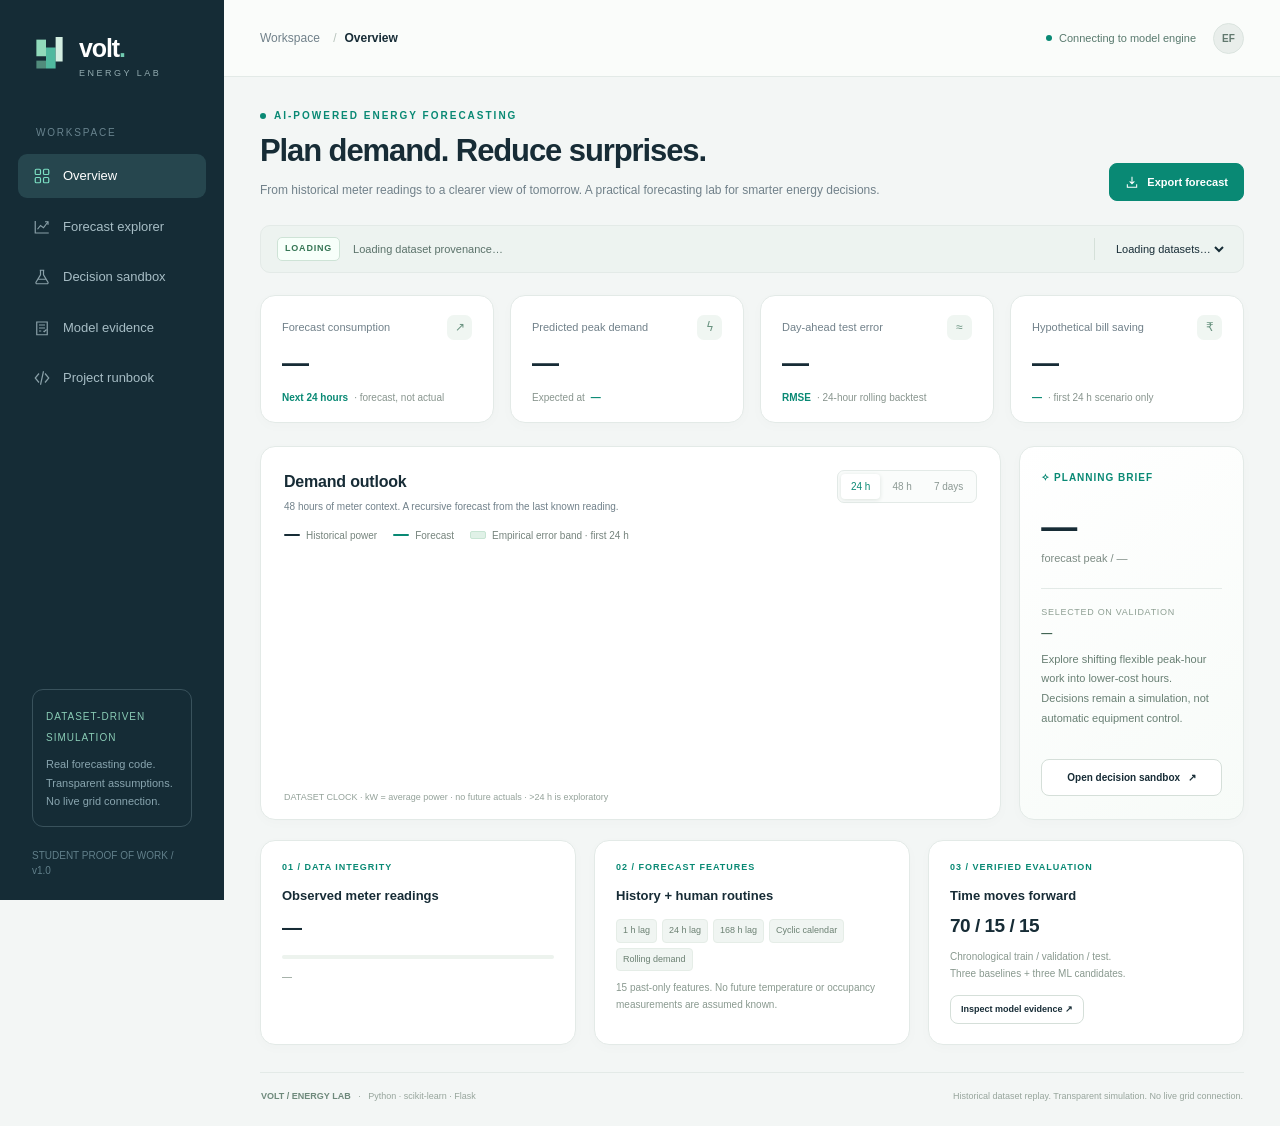
<file: templates/dashboard.html>
<!DOCTYPE html>
<html lang="en">
<head>
<meta charset="utf-8"><meta name="viewport" content="width=device-width,initial-scale=1">
<title>Volt / Energy Forecasting Lab</title>
<style>
:root{--paper:#f3f6f5;--white:#fff;--ink:#172c36;--muted:#71818a;--line:#e3eae7;--teal:#098974;--teal-light:#e8f5ef;--blue:#668bb7;--amber:#b78235;--dark:#152c36;--radius:15px}
*{box-sizing:border-box}body{margin:0;background:var(--paper);color:var(--ink);font-family:Inter,-apple-system,BlinkMacSystemFont,"Segoe UI",sans-serif;font-size:14px;line-height:1.5}button,input,select{font:inherit}button,a,select,input[type=range]{-webkit-tap-highlight-color:transparent}button,a{transition:background .18s,color .18s}button{cursor:pointer}button:focus-visible,a:focus-visible,input:focus-visible,select:focus-visible{outline:3px solid #52b9a5;outline-offset:3px}a{color:var(--teal);text-decoration:none}svg{display:block}button:disabled{cursor:wait;opacity:.6}.layout{display:flex;min-height:100vh}.sidebar{width:224px;background:var(--dark);color:#b8c8cd;position:fixed;inset:0 auto 0 0;display:flex;flex-direction:column;padding:30px 18px 22px;z-index:10}.brand{display:flex;align-items:center;gap:12px;padding:0 14px;color:white}.brand-mark{width:35px;height:39px}.brand-name{font-size:25px;font-weight:760;letter-spacing:-1.1px}.brand-label{font-size:9px;letter-spacing:2.5px;color:#91aaaF;display:block;line-height:1.2}.nav-label{font-size:10px;letter-spacing:1.8px;color:#68838e;margin:47px 18px 14px}.nav{display:flex;flex-direction:column;gap:7px}.nav button{border:0;background:none;color:#a7bdc5;text-align:left;display:flex;align-items:center;gap:12px;padding:12px 15px;border-radius:9px;font-size:13px}.nav button svg{width:18px;height:18px;opacity:.8}.nav button:hover{background:#203e49;color:white}.nav button.active{background:#26464e;color:#fff}.nav button.active svg{color:#7bdec2;opacity:1}.sidebar-bottom{margin-top:auto;padding:20px 14px 0}.lab-badge{border:1px solid #39525c;border-radius:11px;padding:15px 13px}.lab-badge span{font-size:10px;text-transform:uppercase;letter-spacing:1px;color:#89cbb5}.lab-badge p{font-size:11px;color:#89a5af;line-height:1.7;margin:8px 0 0}.sidebar-sign{font-size:10px;color:#617f8a;padding-top:21px}.main{margin-left:224px;width:calc(100% - 224px)}.topbar{height:77px;padding:0 36px;border-bottom:1px solid var(--line);display:flex;justify-content:space-between;align-items:center;background:#fafcfa}.crumb{font-size:12px;color:var(--muted)}.crumb strong{font-weight:550;color:var(--ink);margin-left:8px}.top-right{display:flex;gap:17px;align-items:center}.status{font-size:11px;display:flex;align-items:center;gap:7px;color:#58796d}.dot{height:6px;width:6px;background:var(--teal);border-radius:50%;display:inline-block}.avatar{background:#e9eeeb;border:1px solid #dbe4df;width:31px;height:31px;border-radius:50%;display:grid;place-items:center;font-size:10px;color:#61786e;font-weight:700}.content{max-width:1500px;margin:auto;padding:31px 36px 20px}.page{display:none}.page.active{display:block}.eyebrow{font-size:10px;font-weight:700;letter-spacing:2px;text-transform:uppercase;color:var(--teal);display:flex;align-items:center;gap:8px}.heading-row{display:flex;justify-content:space-between;align-items:flex-end;gap:18px;margin-bottom:24px}h1{font-size:31px;letter-spacing:-1.1px;line-height:1.25;margin:9px 0 9px;font-weight:640}h2{font-size:16px;letter-spacing:-.2px;font-weight:640;margin:0}h3{font-size:13px;margin:0;font-weight:650}.subtitle{color:var(--muted);font-size:12px;margin:0;max-width:630px;line-height:1.8}.btn{border:1px solid #d5dfd9;background:white;color:var(--ink);padding:10px 15px;border-radius:8px;font-size:11px;font-weight:600;display:inline-flex;align-items:center;justify-content:center;gap:8px;white-space:nowrap}.btn:hover{background:#eaf3ed}.btn.primary{background:var(--teal);border-color:var(--teal);color:white}.btn.primary:hover{background:#087562}.btn svg{width:14px;height:14px}.source-bar{border:1px solid var(--line);border-radius:10px;background:#edf3f0;display:flex;align-items:center;justify-content:space-between;padding:11px 16px;gap:14px;margin-bottom:22px}.source-left{display:flex;align-items:center;gap:13px}.source-text{font-size:11px;color:#5b726a}.pill{border:1px solid #cee3d6;background:#f7fffa;color:#367655;font-size:9px;font-weight:700;letter-spacing:.8px;border-radius:5px;padding:4px 7px;white-space:nowrap}.source-bar select{border:0;border-left:1px solid #d5e0d9;padding:4px 0 4px 17px;background:transparent;color:var(--ink);font-size:11px;max-width:330px;cursor:pointer}.kpi-grid{display:grid;grid-template-columns:repeat(4,1fr);gap:16px;margin-bottom:23px}.card{background:var(--white);border:1px solid var(--line);border-radius:var(--radius);box-shadow:0 3px 13px rgba(15,47,34,.018)}.kpi{padding:19px 21px 17px;min-height:128px}.kpi-top{display:flex;justify-content:space-between;align-items:center}.kpi-label{font-size:11px;color:var(--muted);font-weight:500}.kpi-icon{width:25px;height:25px;border-radius:7px;background:#f0f6f2;display:grid;place-items:center;color:#6a9380;font-size:12px}.kpi-value{font-size:27px;letter-spacing:-.8px;font-weight:650;margin-top:7px;line-height:1.25}.kpi-value small{font-size:13px;font-weight:450;color:#83908a;margin-left:4px;letter-spacing:0}.kpi-foot{font-size:10px;color:#88958e;margin-top:9px;display:flex;align-items:center;gap:6px}.kpi-foot strong{font-weight:600;color:var(--teal)}.overview-grid{display:grid;grid-template-columns:minmax(0,3.3fr) minmax(218px,1fr);gap:18px;margin-bottom:20px}.chart-card{padding:23px 23px 15px;min-width:0}.card-head{display:flex;justify-content:space-between;align-items:flex-start;gap:14px;margin-bottom:14px}.card-sub{font-size:10px;color:var(--muted);margin-top:5px}.seg{display:flex;padding:3px;border:1px solid var(--line);border-radius:7px;background:#fafcfb;gap:2px}.seg button{border:0;background:transparent;color:#8c9994;font-size:10px;padding:5px 10px;border-radius:4px;white-space:nowrap}.seg button.active{background:white;color:var(--teal);box-shadow:0 1px 4px #dbe3de}.legend{display:flex;align-items:center;gap:16px;color:#76847d;font-size:10px;margin:14px 0 2px;flex-wrap:wrap}.legend span{display:flex;align-items:center;gap:6px}.swatch{width:16px;height:2px;border-radius:2px;background:var(--ink)}.swatch.teal{background:var(--teal)}.swatch.band{height:8px;background:#e0f1e7;border:1px solid #c8e5d4}.chart-wrap{width:100%;overflow:hidden;min-height:240px}.chart-wrap svg{width:100%;height:auto}.chart-note{font-size:9px;color:#94a29a;margin-top:6px}.brief{padding:23px 21px;display:flex;flex-direction:column;background:linear-gradient(145deg,#fff,#f7fbf8)}.brief-top{font-size:10px;color:var(--teal);font-weight:700;letter-spacing:1px;text-transform:uppercase;display:flex;align-items:center;gap:7px}.brief-time{font-size:36px;line-height:1.2;letter-spacing:-1px;margin:20px 0 2px;font-weight:650}.brief-info{font-size:11px;color:#7d8c84}.brief-line{height:1px;background:var(--line);margin:21px 0 17px}.brief p{font-size:11px;line-height:1.8;color:#687f73;margin:8px 0 20px}.brief .btn{margin-top:auto;font-size:10px;width:100%}.brief-model{font-size:11px;color:#3d6150;font-weight:650;margin-top:6px}.lower-grid{display:grid;grid-template-columns:repeat(3,minmax(0,1fr));gap:18px}.mini-card{padding:20px 21px}.mini-card .mini-icon{font-size:9px;color:var(--teal);margin-bottom:11px;font-weight:750;letter-spacing:1px}.mini-value{font-size:20px;font-weight:650;letter-spacing:-.5px;margin:7px 0}.mini-description{font-size:10px;color:#89998f;line-height:1.7}.progress{height:4px;background:#edf3ee;border-radius:4px;margin:13px 0 9px;overflow:hidden}.progress div{height:100%;background:var(--teal);border-radius:4px}.feature-chips{display:flex;gap:5px;flex-wrap:wrap;margin:14px 0 8px}.feature-chips span{background:#f0f5f2;border:1px solid #e5ede7;font-size:9px;color:#6c8173;padding:4px 6px;border-radius:4px}.footer{display:flex;justify-content:space-between;border-top:1px solid var(--line);margin-top:27px;padding:17px 1px 2px;color:#97a59c;font-size:9px;gap:12px}.footer strong{color:#6e897b;font-weight:550}.notice{font-size:11px;color:#7a6748;background:#faf6ec;border:1px solid #eae0c9;padding:12px 15px;border-radius:9px;line-height:1.7;margin:18px 0}.notice.info{color:#5e7e6d;background:#edf6f0;border-color:#d9e9de}.two-col{display:grid;grid-template-columns:1fr 1fr;gap:18px;margin-top:20px}.table-card{margin-top:20px;overflow:auto;padding:22px}.table-head{display:flex;justify-content:space-between;align-items:center;margin-bottom:15px}table{border-collapse:collapse;width:100%;font-size:11px;text-align:left}th{font-size:9px;letter-spacing:.55px;text-transform:uppercase;color:#8b9b90;font-weight:650;padding:11px 12px;background:#f8fbf9;border-bottom:1px solid var(--line)}td{padding:11px 12px;border-bottom:1px solid #edf2ee;color:#5c7668}tr.selected td{background:#f0faf4;color:#22684e}td strong{font-weight:650;color:var(--ink)}.selected-badge{font-size:8px;background:#dcf0e4;color:#367554;border-radius:4px;padding:3px 5px;margin-left:7px}.controls-card{padding:24px}.sandbox-grid{display:grid;grid-template-columns:300px minmax(0,1fr);gap:20px}.field{margin:21px 0}.field label{font-size:11px;color:#61776b;display:flex;justify-content:space-between;margin-bottom:8px}.field label strong{color:var(--teal)}.field input[type=number]{width:100%;border:1px solid #dce5de;border-radius:7px;background:#f9fcfa;padding:9px 11px;color:var(--ink);font-size:12px}.field input[type=range]{width:100%;accent-color:var(--teal)}.field-note{font-size:9px;color:#95a195;line-height:1.7}.scenario-kpis{display:grid;grid-template-columns:repeat(3,1fr);gap:12px;margin-bottom:18px}.scenario-kpis .kpi{padding:17px;min-height:113px}.scenario-kpis .kpi-value{font-size:23px}.metric-row{display:flex;justify-content:space-between;border-bottom:1px solid var(--line);padding:11px 0;font-size:11px;color:#738778}.metric-row strong{color:var(--ink);font-weight:550}.runbook{display:grid;grid-template-columns:1.25fr 1fr;gap:20px}.codebox{margin-top:18px;background:#142f35;border-radius:10px;padding:18px;color:#bde0cb;font-size:11px;font-family:ui-monospace,SFMono-Regular,Consolas,monospace;line-height:1.9;overflow:auto;white-space:pre}.codebox .comment{color:#71998a}.steps{margin:17px 0;padding-left:19px;color:#6e8375;font-size:11px;line-height:2.2}.artifact-grid{display:grid;grid-template-columns:1fr 1fr;gap:9px;margin-top:17px}.artifact-grid a{padding:10px;border:1px solid var(--line);border-radius:7px;font-size:10px;color:#5e7c6c;background:#f8fcfa}.artifact-grid a:hover{background:#eaf5ed}.loading{opacity:.65;pointer-events:none}.error{display:none;position:fixed;bottom:22px;right:25px;z-index:100;max-width:440px;border:1px solid #edc5b1;background:#fff9f2;color:#925733;border-radius:10px;padding:15px 19px;box-shadow:0 3px 22px #162b3622;font-size:12px}.empty{padding:45px;text-align:center;color:#6d8175;font-size:13px}.hidden{display:none!important}.inline-label{font-size:9px;color:#8e9f93;letter-spacing:.7px;text-transform:uppercase}.small-link{font-size:10px;font-weight:600}.page-heading{margin-bottom:22px}.page-heading h1{font-size:28px}.evidence-top{display:grid;grid-template-columns:repeat(4,1fr);gap:14px}.evidence-top .kpi{min-height:112px}.small-chart{padding:23px}.small-chart .chart-wrap{min-height:180px}.quality-list{margin-top:11px}.sources-note{font-size:10px;color:#7f9084;line-height:1.8;padding-top:14px}.clock{font-size:10px;color:#7e9286}.chart-tooltip{position:absolute;pointer-events:none;display:none;font-size:11px;background:#15362ff2;color:#eaf7ed;border-radius:7px;padding:9px 12px;box-shadow:0 2px 12px #243d2822;z-index:20;white-space:nowrap}.chart-wrap{position:relative}.range-readout{font-size:10px;color:#799081;margin-top:4px}.page .full-chart{padding:25px}.muted{color:var(--muted)}
@media(min-width:1550px){.content{padding-top:40px}.chart-wrap{min-height:280px}.kpi{min-height:144px}}
@media(max-width:1150px){.sidebar{width:192px;padding-left:12px;padding-right:12px}.main{margin-left:192px;width:calc(100% - 192px)}.content{padding:26px 25px 20px}.topbar{padding:0 25px}.kpi{padding:16px}.kpi-value{font-size:24px}.overview-grid{grid-template-columns:minmax(0,2.7fr) minmax(180px,1fr)}.chart-card{padding:19px 17px 13px}.brief{padding:19px 17px}.brief-time{font-size:31px}.sandbox-grid{grid-template-columns:260px 1fr}.source-text{font-size:10px}.source-bar select{max-width:245px}.lower-grid{gap:12px}.mini-card{padding:17px}}
@media(max-width:930px){.sidebar{width:78px;padding:26px 10px}.brand{padding:0 10px}.brand>div{display:none}.brand-mark{width:30px}.nav-label{display:none}.nav{margin-top:45px}.nav button{justify-content:center;padding:14px}.nav button span{display:none}.sidebar-bottom{display:none}.main{margin-left:78px;width:calc(100% - 78px)}.overview-grid{grid-template-columns:minmax(0,1fr)}.brief{display:none}.kpi-grid{gap:10px}.kpi-value{font-size:22px}.kpi-label{font-size:10px}.source-text{max-width:275px}.lower-grid{grid-template-columns:repeat(3,1fr)}.sandbox-grid{grid-template-columns:240px 1fr}.scenario-kpis{grid-template-columns:1fr}.scenario-kpis .kpi{min-height:80px;display:flex;align-items:center;justify-content:space-between}.scenario-kpis .kpi-foot{display:none}.runbook{grid-template-columns:1fr 1fr}.heading-row h1{font-size:27px}.two-col{grid-template-columns:1fr}.evidence-top{grid-template-columns:repeat(2,1fr)}}
@media(max-width:650px){.layout{display:block}.sidebar{position:sticky;inset:0;top:0;width:100%;height:62px;padding:0 15px;display:flex;flex-direction:row;align-items:center;justify-content:space-between}.brand{padding:0 3px}.brand-mark{width:26px;height:28px}.nav{flex-direction:row;margin:0;gap:0}.nav button{padding:12px 13px}.nav button svg{width:17px;height:17px}.main{width:100%;margin-left:0}.topbar{height:52px;padding:0 19px}.top-right{gap:8px}.avatar{display:none}.status{font-size:9px}.content{padding:24px 17px 17px}.heading-row{align-items:flex-start;margin-bottom:20px}.heading-row h1{font-size:24px;letter-spacing:-.7px}.heading-row .btn{padding:9px;font-size:0}.heading-row .btn svg{width:16px;height:16px}.subtitle{font-size:11px}.eyebrow{font-size:9px}.source-bar{flex-direction:column;align-items:stretch;gap:9px;padding:12px}.source-bar select{border-left:0;padding:4px 0;max-width:100%;border-top:1px solid #d5e0d9;padding-top:8px}.source-text{max-width:100%;font-size:9px}.kpi-grid{grid-template-columns:1fr 1fr;gap:11px}.kpi{padding:15px;min-height:117px}.kpi-value{font-size:26px}.kpi-foot{font-size:9px}.card-head{flex-direction:column;gap:9px}.card-head .seg{align-self:flex-start}.overview-grid{margin-bottom:14px}.chart-card{padding:18px 14px 13px}.chart-wrap{min-height:160px}.lower-grid{grid-template-columns:1fr;gap:13px}.mini-card{padding:18px}.mini-card .mini-value{font-size:22px}.mini-description{font-size:11px}.sandbox-grid{grid-template-columns:1fr}.scenario-kpis{grid-template-columns:repeat(3,1fr);gap:8px}.scenario-kpis .kpi{display:block;min-height:120px;padding:12px}.scenario-kpis .kpi-value{font-size:17px}.scenario-kpis .kpi-label{font-size:9px}.scenario-kpis .kpi-foot{display:block;font-size:8px}.runbook{grid-template-columns:1fr}.two-col{margin-top:15px;gap:15px}.evidence-top{gap:10px}.evidence-top .kpi{padding:13px}.evidence-top .kpi-value{font-size:22px}.table-card{padding:17px}.table-card th,.table-card td{padding:10px 9px;font-size:10px;white-space:nowrap}.legend{font-size:9px;gap:12px}.footer{font-size:8px}.footer span:last-child{display:none}.notice{font-size:10px}.page .full-chart,.small-chart{padding:18px 14px}.page-heading h1{font-size:25px}.clock{font-size:9px}.error{left:17px;right:17px;font-size:11px}.source-left{gap:8px}}
</style>
</head>
<body>
<div class="layout">
<aside class="sidebar" aria-label="Main navigation">
 <a class="brand" href="#overview" aria-label="Volt Energy Lab home"><svg class="brand-mark" viewBox="0 0 40 44" fill="none"><path d="M5 5h11v19H5z" fill="#91dabb"/><path d="M16 14h11v24H16z" fill="#50b99f"/><path d="M27 2h8v28h-8z" fill="#d3eee1"/><path d="M5 29h11v9H5z" fill="#518c7c"/></svg><div><span class="brand-name">volt<span style="color:#70cbb0">.</span></span><span class="brand-label">ENERGY LAB</span></div></a>
 <div class="nav-label">WORKSPACE</div>
 <nav class="nav">
  <button class="active" data-page="overview" aria-label="Overview"><svg viewBox="0 0 24 24" fill="none" stroke="currentColor" stroke-width="1.6"><rect x="3" y="3" width="7" height="7" rx="1.5"/><rect x="14" y="3" width="7" height="7" rx="1.5"/><rect x="3" y="14" width="7" height="7" rx="1.5"/><rect x="14" y="14" width="7" height="7" rx="1.5"/></svg><span>Overview</span></button>
  <button data-page="forecast" aria-label="Forecast explorer"><svg viewBox="0 0 24 24" fill="none" stroke="currentColor" stroke-width="1.6"><path d="M3 4v16h18M6 15l4-5 4 3 6-8"/><path d="M16 5h4v4"/></svg><span>Forecast explorer</span></button>
  <button data-page="sandbox" aria-label="Decision sandbox"><svg viewBox="0 0 24 24" fill="none" stroke="currentColor" stroke-width="1.6"><path d="M9 3h6M10 3v6l-6 10c-.5 1 .3 2 1.5 2h13c1.2 0 2-1 1.5-2L14 9V3M7 15h10"/></svg><span>Decision sandbox</span></button>
  <button data-page="evidence" aria-label="Model evidence"><svg viewBox="0 0 24 24" fill="none" stroke="currentColor" stroke-width="1.6"><path d="M5 4h14v17H5zM8 8h8M8 12h8M8 16h3"/><path d="m14 16 1 1 3-3"/></svg><span>Model evidence</span></button>
  <button data-page="runbook" aria-label="Project runbook"><svg viewBox="0 0 24 24" fill="none" stroke="currentColor" stroke-width="1.6"><path d="M8 6 3 12l5 6M16 6l5 6-5 6M14 3l-4 18"/></svg><span>Project runbook</span></button>
 </nav>
 <div class="sidebar-bottom"><div class="lab-badge"><span>Dataset-driven simulation</span><p>Real forecasting code.<br>Transparent assumptions.<br>No live grid connection.</p></div><div class="sidebar-sign">STUDENT PROOF OF WORK / v1.0</div></div>
</aside>
<main class="main">
 <header class="topbar"><div class="crumb">Workspace <span style="color:#b7c3bc;margin-left:10px">/</span><strong id="crumb">Overview</strong></div><div class="top-right"><div class="status"><i class="dot"></i><span id="engine-status">Connecting to model engine</span></div><div class="avatar">EF</div></div></header>
 <div class="content" id="workspace">
  <div class="heading-row"><div><div class="eyebrow"><i class="dot"></i> AI-POWERED ENERGY FORECASTING</div><h1>Plan demand. Reduce surprises.</h1><p class="subtitle">From historical meter readings to a clearer view of tomorrow. A practical forecasting lab for smarter energy decisions.</p></div><a class="btn primary artifact" data-file="forecast_168h.csv" href="#"><svg viewBox="0 0 24 24" fill="none" stroke="currentColor" stroke-width="1.8"><path d="M12 3v12m-4-4 4 4 4-4M4 16v5h16v-5"/></svg>Export forecast</a></div>
  <div class="source-bar"><div class="source-left"><span class="pill" id="source-pill">LOADING</span><span class="source-text" id="source-info">Loading dataset provenance…</span></div><label><span class="hidden">Select dataset</span><select id="dataset" aria-label="Select forecast dataset"><option>Loading datasets…</option></select></label></div>

  <section class="page active" id="page-overview">
   <div class="kpi-grid">
    <div class="card kpi"><div class="kpi-top"><span class="kpi-label">Forecast consumption</span><span class="kpi-icon">↗</span></div><div class="kpi-value" id="kwh">—</div><div class="kpi-foot"><strong id="horizon-label">Next 24 hours</strong><span>· forecast, not actual</span></div></div>
    <div class="card kpi"><div class="kpi-top"><span class="kpi-label">Predicted peak demand</span><span class="kpi-icon">ϟ</span></div><div class="kpi-value" id="peak">—</div><div class="kpi-foot">Expected at <strong id="peak-at">—</strong></div></div>
    <div class="card kpi"><div class="kpi-top"><span class="kpi-label">Day-ahead test error</span><span class="kpi-icon">≈</span></div><div class="kpi-value" id="rmse">—</div><div class="kpi-foot"><strong>RMSE</strong><span>· 24-hour rolling backtest</span></div></div>
    <div class="card kpi"><div class="kpi-top"><span class="kpi-label">Hypothetical bill saving</span><span class="kpi-icon">₹</span></div><div class="kpi-value" id="saving">—</div><div class="kpi-foot"><strong id="saving-pct">—</strong><span>· first 24 h scenario only</span></div></div>
   </div>
   <div class="overview-grid">
    <div class="card chart-card"><div class="card-head"><div><h2>Demand outlook</h2><div class="card-sub">48 hours of meter context. A recursive forecast from the last known reading.</div></div><div class="seg horizon-buttons"><button class="active" data-hours="24">24 h</button><button data-hours="48">48 h</button><button data-hours="168">7 days</button></div></div><div class="legend"><span><i class="swatch"></i>Historical power</span><span><i class="swatch teal"></i>Forecast</span><span><i class="swatch band"></i>Empirical error band · first 24 h</span></div><div class="chart-wrap" id="overview-chart"></div><div class="chart-note">DATASET CLOCK · kW = average power · no future actuals · >24 h is exploratory</div></div>
    <div class="card brief"><div class="brief-top">✧ Planning brief</div><div class="brief-time" id="brief-time">—</div><div class="brief-info">forecast peak / <span id="brief-date">—</span></div><div class="brief-line"></div><div class="inline-label">Selected on validation</div><div class="brief-model" id="brief-model">—</div><p>Explore shifting flexible peak-hour work into lower-cost hours. Decisions remain a simulation, not automatic equipment control.</p><button class="btn" data-goto="sandbox">Open decision sandbox <span>↗</span></button></div>
   </div>
   <div class="lower-grid">
    <div class="card mini-card"><div class="mini-icon">01 / DATA INTEGRITY</div><h3>Observed meter readings</h3><div class="mini-value" id="observed-count">—</div><div class="progress"><div id="quality-progress" style="width:0"></div></div><div class="mini-description" id="quality-note">—</div></div>
    <div class="card mini-card"><div class="mini-icon">02 / FORECAST FEATURES</div><h3>History + human routines</h3><div class="feature-chips"><span>1 h lag</span><span>24 h lag</span><span>168 h lag</span><span>Cyclic calendar</span><span>Rolling demand</span></div><div class="mini-description">15 past-only features. No future temperature or occupancy measurements are assumed known.</div></div>
    <div class="card mini-card"><div class="mini-icon">03 / VERIFIED EVALUATION</div><h3>Time moves forward</h3><div class="mini-value" style="font-size:19px">70 / 15 / 15</div><div class="mini-description">Chronological train / validation / test.<br>Three baselines + three ML candidates.</div><div style="margin-top:13px"><button class="btn" data-goto="evidence" style="padding:7px 10px;font-size:9px">Inspect model evidence ↗</button></div></div>
   </div>
  </section>

  <section class="page" id="page-forecast">
   <div class="page-heading"><div class="eyebrow">EXPLORE / FUTURE DEMAND</div><h1>The next hours, made visible.</h1><p class="subtitle">Forecasts start after the dataset's last observation, not after today's date. Longer horizons recursively reuse predictions.</p></div>
   <div class="card full-chart"><div class="card-head"><div><h2>Forecast explorer</h2><div class="card-sub" id="forecast-window">—</div></div><div class="seg horizon-buttons"><button class="active" data-hours="24">24 h</button><button data-hours="48">48 h</button><button data-hours="168">7 days</button></div></div><div class="legend"><span><i class="swatch teal"></i>Forecast power</span><span><i class="swatch band"></i>Validation error band · first 24 h only</span></div><div class="chart-wrap" id="forecast-chart"></div></div>
   <div class="notice">The shaded band is the pooled 90th percentile of absolute errors from validation day-ahead forecasts. It is <strong>not a guaranteed 90% interval</strong>. No band is shown beyond 24 hours.</div>
   <div class="card table-card"><div class="table-head"><h2>Hourly forecast</h2><a class="small-link artifact" data-file="forecast_168h.csv" href="#">Download full 168-hour CSV ↗</a></div><table><thead><tr><th>Dataset timestamp</th><th>Lead time</th><th>Power (kW)</th><th>Energy (kWh)</th><th>Lower band</th><th>Upper band</th></tr></thead><tbody id="forecast-table"></tbody></table><div class="sources-note" id="table-count">Showing first 24 hours.</div></div>
  </section>

  <section class="page" id="page-sandbox">
   <div class="page-heading"><div class="eyebrow">SIMULATE / PLANNING DECISIONS</div><h1>A forecast is useful when it informs a decision.</h1><p class="subtitle">Move a configurable share of flexible peak-hour demand into off-peak headroom. This sandbox always uses the first 24 forecast hours.</p></div>
   <div class="sandbox-grid">
    <div class="card controls-card"><h2>Scenario settings</h2><div class="card-sub">Illustrative rates · INR per kWh</div><div class="field"><label for="flex">Flexible peak load <strong id="flex-label">10%</strong></label><input id="flex" type="range" min="0" max="50" step="1" value="10"><div class="field-note">Only peak-hour energy is eligible for shifting.</div></div><div class="field"><label for="off-rate">Off-peak / 00:00–05:59</label><input id="off-rate" type="number" value="5" min="0" max="1000" step="0.5"></div><div class="field"><label for="std-rate">Standard / all other hours</label><input id="std-rate" type="number" value="8" min="0" max="1000" step="0.5"></div><div class="field"><label for="peak-rate">Peak / 17:00–21:59</label><input id="peak-rate" type="number" value="12" min="0" max="1000" step="0.5"></div><button class="btn primary" id="apply-scenario" style="width:100%">Run virtual scenario ↗</button><div class="field-note" style="margin-top:13px">No comfort, equipment, demand-charge or rebound constraints. Jobs may be pre-scheduled or deferred anywhere in the planning window.</div></div>
    <div><div class="scenario-kpis"><div class="card kpi"><div class="kpi-label">Baseline cost</div><div class="kpi-value" id="base-cost">—</div><div class="kpi-foot">Forecast-based / 24 h</div></div><div class="card kpi"><div class="kpi-label">Scenario cost</div><div class="kpi-value" id="shift-cost">—</div><div class="kpi-foot">After flexible shifting</div></div><div class="card kpi"><div class="kpi-label">Hypothetical saving</div><div class="kpi-value" id="scenario-saving" style="color:var(--teal)">—</div><div class="kpi-foot" id="scenario-pct">—</div></div></div><div class="card chart-card"><div class="card-head"><div><h2>Load shifting, not load deletion</h2><div class="card-sub" id="scenario-window">—</div></div></div><div class="legend"><span><i class="swatch"></i>Baseline forecast</span><span><i class="swatch teal"></i>Shifted scenario</span></div><div class="chart-wrap" id="scenario-chart"></div></div><div class="notice info" id="energy-conserved">Total energy is conserved. With constant carbon intensity, modeled emissions do not change.</div></div>
   </div>
  </section>

  <section class="page" id="page-evidence">
   <div class="page-heading"><div class="eyebrow">VERIFY / MEASURED RESULTS</div><h1>Evidence over impressive claims.</h1><p class="subtitle">Validation chooses the champion. Test reports its performance. One-step replay and fixed-origin day-ahead forecasting are deliberately separated.</p></div>
   <div class="evidence-top"><div class="card kpi"><div class="kpi-label">Day-ahead RMSE</div><div class="kpi-value" id="ev-rmse">—</div><div class="kpi-foot">Lower is better</div></div><div class="card kpi"><div class="kpi-label">Day-ahead MAE</div><div class="kpi-value" id="ev-mae">—</div><div class="kpi-foot">Mean absolute error</div></div><div class="card kpi"><div class="kpi-label">Day-ahead R²</div><div class="kpi-value" id="ev-r2">—</div><div class="kpi-foot">Not percentage accuracy</div></div><div class="card kpi"><div class="kpi-label">Vs last-week baseline</div><div class="kpi-value" id="ev-improvement">—</div><div class="kpi-foot">Day-ahead RMSE reduction</div></div></div>
   <div class="card table-card"><div class="table-head"><h2>Candidate comparison</h2><a class="small-link artifact" data-file="model_comparison.csv" href="#">Export evidence CSV ↗</a></div><table><thead><tr><th>Candidate</th><th>Validation 24 h RMSE ↓</th><th>Test 24 h RMSE ↓</th><th>Test one-step RMSE ↓</th><th>Test 24 h R²</th></tr></thead><tbody id="comparison-table"></tbody></table><div class="sources-note">All errors in kW. The lowest test error may belong to a different model; the champion is never changed using test results.</div></div>
   <div class="two-col"><div class="card small-chart"><h2>One-step test replay</h2><div class="card-sub">Actual lags update each hour · last 168 eligible test rows</div><div class="legend"><span><i class="swatch"></i>Observed</span><span><i class="swatch teal"></i>Predicted</span></div><div class="chart-wrap" id="one-step-chart"></div></div><div class="card small-chart"><h2>A day-ahead test example</h2><div class="card-sub">Last sampled origin · no actual updates inside the 24-hour window</div><div class="legend"><span><i class="swatch"></i>Observed</span><span><i class="swatch teal"></i>Forecast</span></div><div class="chart-wrap" id="day-ahead-chart"></div></div></div>
   <div class="two-col"><div class="card small-chart"><h2>Error by hours ahead</h2><div class="card-sub">Same held-out origins · each lead time is a separate error estimate</div><div class="chart-wrap" id="horizon-chart"></div></div><div class="card mini-card"><h2>Evaluation audit</h2><div id="audit-list" class="quality-list"></div><div class="sources-note">Reported scores are from train+validation refits on untouched test data. The served model is subsequently refit on all historical data for future forecasting.</div></div></div>
  </section>

  <section class="page" id="page-runbook">
   <div class="page-heading"><div class="eyebrow">BUILD / REPRODUCIBLE PROOF</div><h1>From this lab to your GitHub.</h1><p class="subtitle">The repository contains the complete code, dataset attribution, executed notebook, automated tests and an A–M beginner's guide.</p></div>
   <div class="runbook"><div class="card controls-card"><h2>Run it yourself</h2><div class="card-sub">Python 3.11–3.13 · CPU only · no corporate access</div><div class="codebox"><span class="comment"># Activate your virtual environment first</span>
python -m pip install -r requirements.txt

<span class="comment"># Offline virtual-building experiment</span>
python main.py --dataset synthetic

<span class="comment"># Real public household benchmark</span>
python main.py --dataset uci

<span class="comment"># Start the interactive dashboard + API</span>
python app.py

<span class="comment"># Verify code and leakage checks</span>
python -m pip install -r requirements-dev.txt
python -m pytest -q</div><ol class="steps"><li>Read START_HERE.md, then docs/PROJECT_GUIDE.md.</li><li>Inspect data source and measurement units.</li><li>Reproduce chronological evaluation and inspect baselines.</li><li>Capture real outputs; explain limitations honestly.</li><li>Publish with the Git commands in the guide.</li></ol></div><div class="card controls-card"><h2>Download evidence</h2><div class="card-sub">Machine-readable artifacts from this dataset run</div><div class="artifact-grid"><a class="artifact" data-file="metrics.json" href="#">Metrics JSON ↗</a><a class="artifact" data-file="data_quality.json" href="#">Data-quality audit ↗</a><a class="artifact" data-file="forecast_168h.csv" href="#">168 h forecast CSV ↗</a><a class="artifact" data-file="backtest_predictions.csv" href="#">Day-ahead backtest ↗</a><a class="artifact" data-file="model_comparison.csv" href="#">Model comparison ↗</a><a class="artifact" data-file="simulation.json" href="#">Scenario assumptions ↗</a><a class="artifact" data-file="simulation.csv" href="#">Scenario hourly CSV ↗</a><a class="artifact" data-file="run_manifest.json" href="#">Run manifest ↗</a></div><div class="notice info">A portfolio experiment, not a production grid controller. Do not claim blackout prevention, realized savings, salary premiums or corporate deployment from this work.</div><h3 style="margin-top:21px">Data provenance</h3><div class="sources-note" id="provenance">—</div><div class="sources-note">See docs/DATA_CARD.md, docs/MODEL_CARD.md and docs/CLAIMS_AUDIT.md for assumptions, external sources and honest reporting guidance.</div></div></div>
  </section>
  <footer class="footer"><span><strong>VOLT / ENERGY LAB</strong> &nbsp; · &nbsp; Python · scikit-learn · Flask</span><span>Historical dataset replay. Transparent simulation. No live grid connection.</span></footer>
 </div>
</main>
</div>
<div class="error" id="error-box" role="alert"></div>
<script>
'use strict';
const SNAPSHOT = {{ snapshot | default(none) | tojson }};
const state={dataset:'synthetic',hours:24,page:'overview',summary:null,forecast:null,history:null,evaluation:null,scenario:null,requestId:0};
const $=id=>document.getElementById(id);
const esc=v=>String(v??'').replace(/[&<>"']/g,c=>({'&':'&amp;','<':'&lt;','>':'&gt;','"':'&quot;',"'":'&#39;'}[c]));
const num=(x,d=1)=>Number(x).toLocaleString('en-US',{minimumFractionDigits:d,maximumFractionDigits:d});
const date=t=>new Date(String(t).replace(' ','T'));
const clock=t=>date(t).toLocaleTimeString('en-GB',{hour:'2-digit',minute:'2-digit'});
const shortDate=t=>date(t).toLocaleDateString('en-GB',{day:'2-digit',month:'short',year:'numeric'});
const money=x=>'₹'+num(x,2);
function error(message){$('error-box').textContent=message;$('error-box').style.display='block';clearTimeout(error.timer);error.timer=setTimeout(()=>$('error-box').style.display='none',6500)}
function offlineScenario(run,overrides){
 const source=SNAPSHOT.datasets[run], rows=source.forecast.predictions.slice(0,24), old=source.summary.simulation;
 const s={...old.settings,...overrides};
 if(!(s.offpeak_rate>=0&&s.offpeak_rate<=s.standard_rate&&s.standard_rate<=s.peak_rate&&s.peak_rate<=1000))throw Error('Rates must satisfy 0 ≤ off-peak ≤ standard ≤ peak ≤ 1000.');
 if(!(s.flexible_fraction>=0&&s.flexible_fraction<=.5))throw Error('Flexible share must be 0–50%.');
 const base=rows.map(r=>r.predicted_kw),max=Math.max(...base),peak=rows.map(r=>s.peak_hours.includes(date(r.Datetime).getHours())),off=rows.map(r=>s.offpeak_hours.includes(date(r.Datetime).getHours()));
 const requested=base.reduce((a,v,i)=>a+(peak[i]?v*s.flexible_fraction:0),0),head=base.map((v,i)=>off[i]?Math.max(0,max-v):0),capacity=head.reduce((a,b)=>a+b,0),moved=Math.min(requested,capacity);
 const shifted=base.map((v,i)=>v-(peak[i]&&requested?v*s.flexible_fraction*moved/requested:0)+(off[i]&&capacity?moved*head[i]/capacity:0));
 const rates=base.map((v,i)=>peak[i]?s.peak_rate:off[i]?s.offpeak_rate:s.standard_rate),before=base.reduce((a,v,i)=>a+v*rates[i],0),after=shifted.reduce((a,v,i)=>a+v*rates[i],0),energy=base.reduce((a,b)=>a+b,0);
 const result={...old,settings:s,baseline_energy_kwh:energy,shifted_energy_kwh:shifted.reduce((a,b)=>a+b,0),requested_shift_kwh:requested,moved_energy_kwh:moved,baseline_peak_kw:max,shifted_peak_kw:Math.max(...shifted),baseline_cost_inr:before,shifted_cost_inr:after,hypothetical_savings_inr:before-after,hypothetical_savings_pct:before?(before-after)/before*100:0};
 return {dataset:run,result,hourly:rows.map((r,i)=>({...r,baseline_kw:base[i],shifted_kw:shifted[i],rate_inr_per_kwh:rates[i],baseline_cost_inr:base[i]*rates[i],shifted_cost_inr:shifted[i]*rates[i]}))};
}
async function api(url,body){
 if(SNAPSHOT){
  const u=new URL(url,'https://snapshot.invalid'),run=body?.dataset||u.searchParams.get('dataset')||state.dataset;
  if(u.pathname==='/api/runs')return SNAPSHOT.runs;
  const d=SNAPSHOT.datasets[run];if(!d)throw Error('Unknown dataset.');
  if(u.pathname==='/api/summary')return d.summary;
  if(u.pathname==='/api/history')return d.history;
  if(u.pathname==='/api/evaluation')return d.evaluation;
  if(u.pathname==='/api/simulate')return offlineScenario(run,body.settings||{});
  if(u.pathname==='/api/forecast'){
   const h=Number(u.searchParams.get('hours')||24),pred=d.forecast.predictions.slice(0,h),peak=pred.reduce((a,b)=>a.predicted_kw>=b.predicted_kw?a:b);
   return {...d.forecast,hours:h,predictions:pred,total_kwh:pred.reduce((a,b)=>a+b.predicted_kwh,0),peak_kw:peak.predicted_kw,peak_time:peak.Datetime};
  }
  throw Error('Artifact not available in snapshot.');
 }
 const res=await fetch(url,{method:body?'POST':'GET',headers:body?{'Content-Type':'application/json'}:{},body:body?JSON.stringify(body):undefined});
 const value=await res.json();if(!res.ok)throw Error(value.message||'Request failed');return value;
}
function chart(id,series,options={}){
 const wrap=$(id);if(!wrap)return;
 const times=options.times||series[0].values.map((v,i)=>i),N=times.length,W=820,H=options.small?248:300,L=49,R=19,T=28,B=40,iw=W-L-R,ih=H-T-B;
 let all=series.flatMap(s=>s.values).filter(v=>v!=null&&Number.isFinite(Number(v)));
 if(options.band)all=all.concat(options.band.lower.filter(v=>v!=null),options.band.upper.filter(v=>v!=null));
 if(!all.length){wrap.innerHTML='<div class="empty">No observed values available.</div>';return;}
 const max=Math.max(...all)*1.10||1,min=0,x=i=>L+(i/Math.max(1,N-1))*iw,y=v=>T+ih-(v-min)/(max-min)*ih;
 let svg=`<svg viewBox="0 0 ${W} ${H}" role="img" aria-label="${esc(options.label||'Energy chart')}"><defs><linearGradient id="fill-${id}" x1="0" y1="0" x2="0" y2="1"><stop offset="0%" stop-color="#098974" stop-opacity=".10"/><stop offset="100%" stop-color="#098974" stop-opacity="0"/></linearGradient></defs><text x="${L}" y="13" font-size="9" fill="#94a298" font-family="inherit">${esc(options.unit||'POWER / kW')}</text>`;
 for(let j=0;j<5;j++){const v=max*j/4,yy=y(v);svg+=`<line x1="${L}" y1="${yy}" x2="${W-R}" y2="${yy}" stroke="#eaf0ec" stroke-dasharray="3 4"/><text x="${L-10}" y="${yy+3}" font-size="9" fill="#8fa196" text-anchor="end" font-family="inherit">${num(v,max<10?1:0)}</text>`;}
 if(options.band){const points=options.band.upper.map((v,i)=>v==null?null:[x(i),y(v)]).filter(Boolean).concat(options.band.lower.map((v,i)=>v==null?null:[x(i),y(v)]).filter(Boolean).reverse());if(points.length)svg+=`<polygon points="${points.map(p=>p.join(',')).join(' ')}" fill="#e2f2e8" opacity=".8"/>`;}
 series.forEach((s,si)=>{
  let d='',valid=[];s.values.forEach((v,i)=>{if(v==null||!Number.isFinite(Number(v))){valid.push(null);return;}valid.push([x(i),y(v)]);});
  let previous=false;valid.forEach(p=>{if(!p){previous=false;return;}d+=(previous?'L':'M')+p[0].toFixed(2)+','+p[1].toFixed(2)+' ';previous=true;});
  if(s.fill&&valid.filter(Boolean).length){const ps=valid.filter(Boolean);svg+=`<path d="M${ps[0][0]},${T+ih} ${ps.map(p=>'L'+p.join(',')).join(' ')} L${ps[ps.length-1][0]},${T+ih}Z" fill="url(#fill-${id})"/>`;}
  svg+=`<path d="${d}" stroke="${s.color||'#098974'}" stroke-width="${s.width||1.8}" stroke-linejoin="round" stroke-linecap="round" fill="none" ${s.dash?'stroke-dasharray="5 4"':''}/>`;
 });
 if(options.cutoff!=null){const xx=x(options.cutoff);svg+=`<line x1="${xx}" y1="${T}" x2="${xx}" y2="${T+ih}" stroke="#c4b78b" stroke-dasharray="4 4"/><rect x="${Math.min(xx-36,W-89)}" y="${T+3}" width="76" height="17" rx="4" fill="#f5f1e6"/><text x="${Math.min(xx+2,W-51)}" y="${T+14}" text-anchor="middle" fill="#998357" font-size="8" font-family="inherit">FORECAST START</text>`;}
 const ticks=options.small?4:5;for(let j=0;j<ticks;j++){let i=Math.round(j*(N-1)/(ticks-1)),label=options.numeric?`${times[i]} h`:N>96?shortDate(times[i]).slice(0,6):clock(times[i]);svg+=`<text x="${x(i)}" y="${H-15}" text-anchor="${j===0?'start':j===ticks-1?'end':'middle'}" fill="#8c9f91" font-size="9" font-family="inherit">${esc(label)}</text>`;}
 svg+='</svg><div class="chart-tooltip"></div>';wrap.innerHTML=svg;
 const svgEl=wrap.querySelector('svg'),tip=wrap.querySelector('.chart-tooltip');
 svgEl.addEventListener('pointermove',e=>{const box=svgEl.getBoundingClientRect(),xx=(e.clientX-box.left)/box.width*W,i=Math.max(0,Math.min(N-1,Math.round((xx-L)/iw*(N-1))));const vals=series.filter(s=>s.values[i]!=null).map(s=>`${esc(s.name)}: ${num(s.values[i],2)} ${options.numeric?'kW':'kW'}`);if(!vals.length)return;tip.innerHTML=`<b>${esc(options.numeric?times[i]+' hours ahead':shortDate(times[i])+' · '+clock(times[i]))}</b><br>${vals.join('<br>')}`;tip.style.display='block';tip.style.left=Math.min(e.clientX-box.left+8,Math.max(0,box.width-210))+'px';tip.style.top=Math.max(12,e.clientY-box.top-80)+'px';});
 svgEl.addEventListener('pointerleave',()=>tip.style.display='none');
}
function navigate(page){
 if(!['overview','forecast','sandbox','evidence','runbook'].includes(page))page='overview';
 state.page=page;document.querySelectorAll('.page').forEach(e=>e.classList.toggle('active',e.id==='page-'+page));document.querySelectorAll('.nav button').forEach(e=>e.classList.toggle('active',e.dataset.page===page));
 $('crumb').textContent={overview:'Overview',forecast:'Forecast explorer',sandbox:'Decision sandbox',evidence:'Model evidence',runbook:'Project runbook'}[page];
 // Sandboxed file viewers can have an opaque origin and disallow History API updates.
 try{if(location.hash!=='#'+page)history.replaceState(null,'','#'+page);}catch(_){/* Navigation still works without URL changes. */}
}
function updateArtifacts(){document.querySelectorAll('.artifact').forEach(a=>{a.href='/download/'+encodeURIComponent(state.dataset)+'/'+a.dataset.file;});}
function renderSummary(){
 const s=state.summary,m=s.metrics,q=s.quality,f=state.forecast,sim=state.scenario?.result||s.simulation;
 $('source-pill').textContent=m.source.source_type==='synthetic'?'SIMULATED BUILDING':'PUBLIC MEASURED DATA';
 $('source-info').textContent=`${num(q.hourly_rows,0)} hourly readings · data through ${shortDate(q.end)} · historical replay`;
 $('kwh').innerHTML=num(f.total_kwh,0)+'<small>kWh</small>';$('peak').innerHTML=num(f.peak_kw,2)+'<small>kW</small>';$('rmse').innerHTML=num(m.test_day_ahead.rmse_kw,3)+'<small>kW</small>';
 $('saving').innerHTML='₹'+num(sim.hypothetical_savings_inr,2);$('saving-pct').textContent=num(sim.hypothetical_savings_pct,1)+'% lower modeled cost';$('horizon-label').textContent='Next '+state.hours+' hours';$('peak-at').textContent=clock(f.peak_time)+' · '+shortDate(f.peak_time).slice(0,6);
 $('brief-time').textContent=clock(f.peak_time);$('brief-date').textContent=shortDate(f.peak_time);$('brief-model').textContent=m.selected_model_label;
 $('observed-count').textContent=num(q.observed_target_hours,0)+' / '+num(q.hourly_rows,0);$('quality-progress').style.width=(q.observed_target_hours/q.hourly_rows*100)+'%';$('quality-note').textContent=`${q.imputed_target_hours} hours causally filled · ${q.remaining_missing_target_hours} long-gap hours excluded. Imputed targets are never test truth.`;
 const hist=state.history.data.slice(-48),future=f.predictions,times=hist.map(r=>r.Datetime).concat(future.map(r=>r.Datetime)),n=hist.length;
 chart('overview-chart',[{name:'Historical',values:hist.map(r=>r.Energy_kW).concat(future.map(()=>null)),color:'#234334'},{name:'Forecast',values:hist.map(()=>null).concat(future.map(r=>r.predicted_kw)),color:'#098974',fill:true}],{times,cutoff:n,band:{lower:hist.map(()=>null).concat(future.map(r=>r.lower_kw)),upper:hist.map(()=>null).concat(future.map(r=>r.upper_kw))},label:'Historical power and recursive future forecast'});
 chart('forecast-chart',[{name:'Forecast',values:future.map(r=>r.predicted_kw),color:'#098974',fill:true}],{times:future.map(r=>r.Datetime),band:{lower:future.map(r=>r.lower_kw),upper:future.map(r=>r.upper_kw)},label:'Future hourly energy demand'});
 $('forecast-window').textContent=`${shortDate(future[0].Datetime)} ${clock(future[0].Datetime)} → ${shortDate(future[future.length-1].Datetime)} ${clock(future[future.length-1].Datetime)} · issued after ${s.forecast.cutoff}`;
 const visible=future.slice(0,48);$('forecast-table').innerHTML=visible.map(r=>`<tr><td>${esc(r.Datetime)}</td><td>+${r.horizon} h</td><td><strong>${num(r.predicted_kw,3)}</strong></td><td>${num(r.predicted_kwh,3)}</td><td>${r.lower_kw==null?'—':num(r.lower_kw,3)}</td><td>${r.upper_kw==null?'—':num(r.upper_kw,3)}</td></tr>`).join('');$('table-count').textContent=`Showing ${visible.length} of ${future.length} selected forecast hours; CSV export contains the full 168-hour exploratory forecast.`;
 const src=m.source;$('provenance').innerHTML=src.source_type==='synthetic'?`Seeded virtual mixed-use building · seed 42.<br>${esc(src.warning)}`:`Georges Hebrail & Alice Berard · one household in Sceaux, France.<br>UCI dataset 235 · DOI 10.24432/C58K54 · CC BY 4.0.<br>Minute-averaged kW aggregated hourly with ≥54 valid minutes.<br><a href="https://archive.ics.uci.edu/dataset/235/individual+household+electric+power+consumption" target="_blank" rel="noopener">Official source ↗</a>`;
 document.querySelectorAll('[data-hours]').forEach(b=>b.classList.toggle('active',Number(b.dataset.hours)===state.hours));updateArtifacts();
}
function renderEvidence(){
 const e=state.evaluation,m=state.summary.metrics;
 $('ev-rmse').innerHTML=num(m.test_day_ahead.rmse_kw,3)+'<small>kW</small>';$('ev-mae').innerHTML=num(m.test_day_ahead.mae_kw,3)+'<small>kW</small>';$('ev-r2').textContent=num(m.test_day_ahead.r2,3);$('ev-improvement').textContent=num(m.day_ahead_rmse_improvement_vs_weekly_baseline_pct,1)+'%';
 $('comparison-table').innerHTML=e.comparison.map(r=>`<tr class="${r.selected?'selected':''}"><td><strong>${esc(r.label)}</strong>${r.selected?'<span class="selected-badge">VALIDATION WINNER</span>':''}</td><td>${num(r.validation_day_ahead_rmse_kw,3)}</td><td>${num(r.test_day_ahead_rmse_kw,3)}</td><td>${num(r.test_one_step_rmse_kw,3)}</td><td>${num(r.test_day_ahead_r2,3)}</td></tr>`).join('');
 ['one_step','day_ahead_example'].forEach((kind,i)=>{const rows=e[kind];chart(i?'day-ahead-chart':'one-step-chart',[{name:'Observed',values:rows.map(r=>r.actual_kw),color:'#234334'},{name:'Forecast',values:rows.map(r=>r.predicted_kw),color:'#098974'}],{times:rows.map(r=>r.Datetime),small:true,label:i?'24-hour day-ahead backtest example':'One-step held-out test predictions'});});
 chart('horizon-chart',[{name:'RMSE',values:e.horizon_metrics.map(r=>r.rmse_kw),color:'#668bb7',fill:true}],{times:e.horizon_metrics.map(r=>r.horizon),numeric:true,unit:'ERROR / kW',small:true,label:'Forecast RMSE by lead time'});
 const rows=[['Champion',m.selected_model_label],['Observed one-step targets',num(m.test_one_step.n,0)],['Sampled test origins',m.test_backtest_origins+' × 24 h'],['Scored day-ahead targets',num(m.test_day_ahead.n,0)],['Empirical test band coverage',num(m.empirical_test_band_coverage_pct,1)+'%'],['Selection', 'Validation only']];$('audit-list').innerHTML=rows.map(([k,v])=>`<div class="metric-row"><span>${esc(k)}</span><strong>${esc(v)}</strong></div>`).join('');
}
function renderScenario(){
 const d=state.scenario,r=d.result;
 $('base-cost').textContent=money(r.baseline_cost_inr);$('shift-cost').textContent=money(r.shifted_cost_inr);$('scenario-saving').textContent=money(r.hypothetical_savings_inr);$('scenario-pct').textContent=num(r.hypothetical_savings_pct,2)+'% lower hypothetical cost';
 $('scenario-window').textContent=`${shortDate(r.window_start)} ${clock(r.window_start)} → ${shortDate(r.window_end)} ${clock(r.window_end)}`;
 chart('scenario-chart',[{name:'Baseline',values:d.hourly.map(x=>x.baseline_kw),color:'#234334'},{name:'Shifted',values:d.hourly.map(x=>x.shifted_kw),color:'#098974',fill:true}],{times:d.hourly.map(x=>x.Datetime),label:'Energy-conserving hypothetical load-shifting scenario'});
 $('energy-conserved').innerHTML=`<strong>Energy conserved:</strong> ${num(r.baseline_energy_kwh,2)} kWh before and after · ${num(r.moved_energy_kwh,2)} kWh moved.<br>With a constant illustrative carbon factor, modeled CO₂ reduction is <strong>0 kg</strong>. Savings are hypothetical, not achieved.`;
 if(state.summary&&state.forecast){$('saving').textContent=money(r.hypothetical_savings_inr);$('saving-pct').textContent=num(r.hypothetical_savings_pct,1)+'% lower modeled cost';}
}
async function runScenario(){
 const button=$('apply-scenario');button.disabled=true;
 try{const settings={flexible_fraction:Number($('flex').value)/100,offpeak_rate:Number($('off-rate').value),standard_rate:Number($('std-rate').value),peak_rate:Number($('peak-rate').value)};state.scenario=await api('/api/simulate',{dataset:state.dataset,settings});renderScenario();}catch(e){error(e.message)}finally{button.disabled=false}
}
async function loadRun(){
 const id=++state.requestId;const run=state.dataset;state.scenario=null;$('workspace').classList.add('loading');
 try{const [summary,hist,forecast,evaluation,scenario]=await Promise.all([api('/api/summary?dataset='+run),api('/api/history?dataset='+run+'&hours=168'),api('/api/forecast?dataset='+run+'&hours='+state.hours),api('/api/evaluation?dataset='+run),api('/api/simulate',{dataset:run,settings:{}})]);if(id!==state.requestId)return;Object.assign(state,{summary,history:hist,forecast,evaluation,scenario});$('flex').value=10;$('flex-label').textContent='10%';$('off-rate').value=5;$('std-rate').value=8;$('peak-rate').value=12;renderSummary();renderEvidence();renderScenario();$('engine-status').textContent=SNAPSHOT?'Interactive snapshot · offline ready':'Model API ready · historical replay';}catch(e){error(e.message);$('engine-status').textContent='Run python main.py to prepare data';}finally{if(id===state.requestId)$('workspace').classList.remove('loading')}
}
async function changeHours(hours){
 state.hours=hours;try{state.forecast=await api('/api/forecast?dataset='+state.dataset+'&hours='+hours);renderSummary();}catch(e){error(e.message)}
}
function snapshotDownload(a){
 const d=SNAPSHOT.datasets[state.dataset],file=a.dataset.file;
 let obj=null,type='application/json',text='';
 const map={'metrics.json':d.summary.metrics,'data_quality.json':d.summary.quality,'simulation.json':state.scenario.result,'run_manifest.json':d.manifest};
 if(file in map){obj=map[file];text=JSON.stringify(obj,null,2);}else{
  type='text/csv';const r=file.startsWith('forecast')?d.forecast.predictions:file==='model_comparison.csv'?d.evaluation.comparison:file==='simulation.csv'?state.scenario.hourly:file==='backtest_predictions.csv'?d.backtest:null;
  if(!r){error('This file is included in the project archive.');return;}
  const keys=Object.keys(r[0]);const cell=v=>'"'+String(v??'').replace(/"/g,'""')+'"';text=keys.map(cell).join(',')+'\n'+r.map(row=>keys.map(k=>cell(row[k])).join(',')).join('\n');
 }
 const url=URL.createObjectURL(new Blob([text],{type})),link=document.createElement('a');link.href=url;link.download=state.dataset+'_'+file;link.click();setTimeout(()=>URL.revokeObjectURL(url),1000);
}
document.querySelectorAll('.nav button').forEach(b=>b.addEventListener('click',()=>navigate(b.dataset.page)));
document.querySelectorAll('[data-goto]').forEach(b=>b.addEventListener('click',()=>navigate(b.dataset.goto)));
document.querySelectorAll('[data-hours]').forEach(b=>b.addEventListener('click',()=>changeHours(Number(b.dataset.hours))));
$('dataset').addEventListener('change',()=>{state.dataset=$('dataset').value;loadRun()});$('flex').addEventListener('input',()=>{$('flex-label').textContent=$('flex').value+'%'});$('apply-scenario').addEventListener('click',runScenario);
document.querySelectorAll('.artifact').forEach(a=>a.addEventListener('click',e=>{if(SNAPSHOT){e.preventDefault();snapshotDownload(a);}}));
window.addEventListener('hashchange',()=>navigate(location.hash.slice(1)));navigate(location.hash.slice(1)||'overview');
(async()=>{try{const result=await api('/api/runs');if(!result.runs.length)throw Error('No trained dataset. Run python main.py first.');$('dataset').innerHTML=result.runs.map(r=>`<option value="${esc(r.id)}">${esc(r.id==='synthetic'?'Virtual mixed-use building':r.id==='uci'?'UCI · measured household':r.title)}</option>`).join('');state.dataset=result.runs.some(r=>r.id==='synthetic')?'synthetic':result.runs[0].id;$('dataset').value=state.dataset;await loadRun();}catch(e){error(e.message);$('engine-status').textContent='No trained dataset found';}})();
</script>
</body>
</html>
</file>
